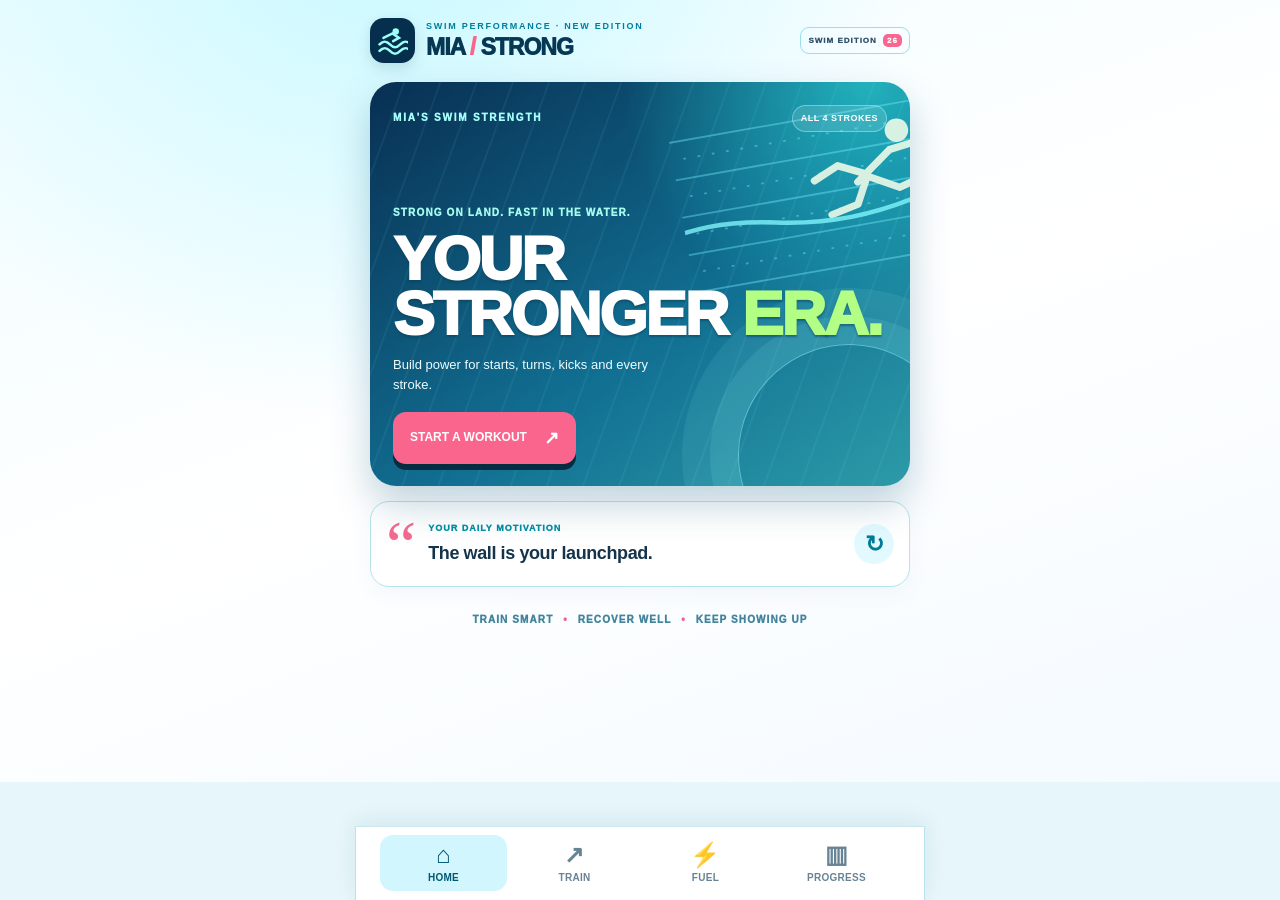
<file: mia-strong-fresh/index.html>
<!doctype html>
<html lang="en">
<head>
<meta charset="utf-8">
<meta name="viewport" content="width=device-width,initial-scale=1,viewport-fit=cover">
<meta name="theme-color" content="#eafaff"><meta http-equiv="Cache-Control" content="no-cache, no-store, must-revalidate"><meta http-equiv="Pragma" content="no-cache"><meta http-equiv="Expires" content="0">
<meta name="apple-mobile-web-app-capable" content="yes">
<meta name="apple-mobile-web-app-status-bar-style" content="black-translucent">
<meta name="apple-mobile-web-app-title" content="MIA STRONG">
<meta name="description" content="MIA / STRONG beginner strength training for swimmers">
<title>MIA / STRONG — Fresh Mobile App</title>
<style>
:root{color-scheme:dark;--bg:#0d1118;--panel:#1b2230;--muted:#a1aabe;--accent:#ff7896;--lime:#a5f8fb;--line:#313a4a;--white:#f6f8fd}
*{box-sizing:border-box}html{scroll-behavior:smooth}body{margin:0;background:var(--bg);background-image:radial-gradient(ellipse at 95% 0%,rgba(28,194,232,.22),transparent 40%),radial-gradient(ellipse at 0% 32%,rgba(250,113,148,.10),transparent 45%);color:var(--white);font:15px/1.45 -apple-system,BlinkMacSystemFont,Segoe UI,Roboto,Arial,sans-serif}button,input{font:inherit}button{cursor:pointer;touch-action:manipulation}a{color:var(--lime)}.app{max-width:530px;margin:auto;padding:22px 16px 110px}.micro{font-size:10px;letter-spacing:2.2px;font-weight:850;text-transform:uppercase;color:var(--accent)}.muted{color:var(--muted)}h1{font-size:40px;letter-spacing:-1.9px;line-height:1;margin:4px 0 10px}h2{font-size:24px;letter-spacing:-.7px;margin:0 0 8px}h3{font-size:18px;margin:0}p{margin:6px 0 12px}.top{display:flex;align-items:center;justify-content:space-between;margin-bottom:24px}.logo{box-shadow:0 8px 24px #ff789650;height:48px;width:48px;background:var(--accent);color:#11151d;border-radius:16px;display:grid;place-items:center;font-weight:1000;font-size:26px;transform:rotate(-6deg)}.card{background:var(--panel);border:1px solid var(--line);border-radius:20px;padding:18px;margin:12px 0}.hero{background:repeating-linear-gradient(100deg,rgba(85,224,241,.13) 0px,rgba(85,224,241,.13) 2px,transparent 2px,transparent 48px),linear-gradient(145deg,#244560 0%,#14283f 52%,#27243c 100%);padding:24px;border-radius:24px;border:1px solid #41485b;margin-bottom:20px} .hero .eyebrow{color:var(--lime);font-size:11px;font-weight:800;letter-spacing:1.5px}.hero h2{font-size:32px;line-height:1.05;margin:12px 0 10px}.hero p{font-size:14px;color:#c2c7d2}.pill{font-size:11px;padding:6px 9px;border-radius:999px;background:#343e4f;color:#e3e7ef;font-weight:750;white-space:nowrap}.stats{display:grid;grid-template-columns:repeat(3,minmax(0,1fr));gap:8px;margin:14px 0}.stat{background:#222b3b;border-radius:14px;padding:13px 10px}.stat b{display:block;color:var(--lime);font-size:25px}.stat span{color:#bac0ce;letter-spacing:1px;font-size:9px;font-weight:800}.btn{border:none;border-radius:14px;background:var(--accent);color:#181c27;padding:13px 16px;font-weight:900;display:inline-flex;align-items:center;justify-content:center;gap:8px;text-decoration:none}.btn.secondary{background:#343c4b;color:var(--white)}.btn.ghost{background:transparent;color:var(--white);border:1px solid #485164}.btn.full{width:100%}.btn.small{padding:8px 10px;font-size:12px;border-radius:10px}.btn:active{transform:scale(.98)}.line{height:1px;background:var(--line);margin:14px 0}.workoutPick{display:grid;grid-template-columns:1fr 1fr;gap:9px;margin-bottom:18px}.pick{border:1px solid #485165;background:#202734;border-radius:14px;color:#c7cedb;padding:13px 10px;font-weight:800;text-align:center}.pick.active{background:var(--accent);border-color:var(--accent);color:#171b24}.toprow{display:flex;justify-content:space-between;align-items:flex-start;gap:12px}.overline{font-size:10px;letter-spacing:1.5px;font-weight:850;color:var(--lime)}.progress{height:8px;border-radius:9px;background:#343e4f;overflow:hidden;margin:12px 0}.progress>i{display:block;height:100%;background:var(--lime);border-radius:9px;transition:width .25s}.exercise{background:#202837;border:1px solid #394355;border-radius:19px;padding:15px;margin:10px 0}.exhead{display:flex;align-items:center;gap:11px}.exnumber{flex:0 0 39px;height:39px;display:grid;place-items:center;background:#384154;color:var(--accent);border-radius:12px;font-size:18px;font-weight:1000}.exhead .names{flex:1;min-width:0}.exhead h3{font-size:16px;line-height:1.2}.exhead small{display:block;color:#adb6c6;margin-top:4px;font-size:12px}.recommend{font-size:12px;color:var(--lime);font-weight:700;margin:13px 0 6px}.weightrow{display:flex;align-items:center;justify-content:space-between;gap:8px;margin:8px 0 13px}.weightbox{display:flex;gap:7px;align-items:center}.weightbox input{width:76px;border:1px solid #495467;background:#111722;color:white;border-radius:11px;padding:9px 7px;text-align:center;font-size:16px;font-weight:800}.weightbox span{color:#cbd0db;font-size:11px;max-width:50px}.setrow{display:grid;grid-template-columns:1fr 1fr;gap:9px}.set{border:1px solid #4d5668;background:#313a4a;color:#f0f2f8;border-radius:11px;padding:12px 6px;font-weight:850}.set.checked{color:#17301c;background:var(--lime);border-color:var(--lime)}.instructions{padding:14px 0 0}.instructions ol{padding-left:22px;margin:8px 0 12px}.instructions li{margin-bottom:7px}.tip{background:#30394a;border-radius:12px;padding:12px;color:#d7e0ed;font-size:13px}.tip b{color:var(--lime)}.bottomnav{position:fixed;bottom:0;left:0;right:0;background:rgba(14,18,26,.98);border-top:1px solid #343b48;display:flex;align-items:center;justify-content:center;z-index:10;padding:10px 8px calc(10px + env(safe-area-inset-bottom))}.navinner{display:flex;gap:7px;max-width:520px;width:100%}.navinner button{flex:1;background:none;border:0;color:#aeb7c6;font-size:11px;font-weight:700;padding:5px 0}.navinner button.active{color:var(--lime)}.navinner span{display:block;font-size:21px;margin-bottom:2px}.view{display:none}.view.active{display:block}.history{display:grid;gap:9px}.historyItem{background:#242d3c;border-radius:13px;padding:13px;display:flex;justify-content:space-between;gap:12px}.notice{border-left:3px solid var(--accent);padding:11px 13px;background:#222938;border-radius:4px 12px 12px 4px;font-size:13px;color:#d0d5df;margin:14px 0}.empty{text-align:center;color:var(--muted);padding:35px 12px}.toast{position:fixed;left:50%;bottom:95px;transform:translateX(-50%);border-radius:12px;background:#e3fac2;color:#132014;padding:11px 15px;white-space:nowrap;font-weight:800;box-shadow:0 5px 26px #0009;z-index:99;display:none}.timer{position:fixed;right:16px;bottom:88px;z-index:15;background:var(--lime);color:#121a13;border:none;border-radius:999px;padding:9px 15px;font-weight:900;box-shadow:0 8px 24px #0008;font-variant-numeric:tabular-nums}.footnote{font-size:12px;color:#9eacbc}button:focus-visible,input:focus-visible{outline:2px solid var(--lime);outline-offset:3px}
@media(min-width:700px){.app{padding-top:36px}.bottomnav{max-width:530px;margin:auto;border-left:1px solid #343b48;border-right:1px solid #343b48}}


/* Swim-power update */
.hero{position:relative;overflow:hidden}.hero:after{content:"";position:absolute;right:-24px;bottom:-30px;width:170px;height:100px;border:2px solid rgba(105,236,253,.20);border-radius:50%;transform:rotate(-20deg);pointer-events:none}
.quoteCard{padding:15px 17px;margin:12px 0 19px;border:1px solid #4a7390;border-radius:18px;background:linear-gradient(105deg,#16394b,#1c2f44 70%,#313048);display:flex;align-items:center;gap:12px;flex-wrap:wrap}
.quoteText{font-size:19px;font-weight:850;line-height:1.24;flex:1 1 160px;letter-spacing:-.35px}.quoteCard .overline{width:100%}.quoteCard .btn{background:#2c5163;color:#d2fbff}
.carry{background:#1b3645;border-left:3px solid #70e2ff;color:#d2f4fc;padding:9px 11px;border-radius:3px 10px 10px 3px;font-size:12px;margin:12px 0}
.carry b{font-size:10px;letter-spacing:1px;color:#9bf5ff}
.fuelBanner{background:linear-gradient(115deg,#21495c,#3a3560);padding:15px;border:1px solid #56758e;border-radius:17px;display:flex;gap:12px;align-items:center;margin:14px 0}
.fuelForm{display:grid;grid-template-columns:1fr 1fr;gap:10px;margin:16px 0}
.fuelForm label{font-size:11px;font-weight:800;color:#c8d6e4;display:block}
.fuelForm small{font-weight:400;color:#a6b4c7}
.fuelForm input,.fuelForm select{appearance:auto;max-width:100%;width:100%;background:#111d2b;color:white;border:1px solid #55627a;border-radius:9px;padding:10px 9px;font-size:14px;margin-top:7px}
.fuelInputPair{display:grid;grid-template-columns:1fr 1fr;gap:7px}.fuelInputPair input{min-width:0}
.macroGrid{display:grid;grid-template-columns:repeat(3,1fr);gap:7px}
.macro{border:1px solid #3c6677;background:#1a3c4c;border-radius:13px;padding:12px 8px;min-width:0}
.macro strong{font-size:9px;letter-spacing:1px;color:#b7f1f9}
.macro b{font-size:15px;line-height:1.1;display:block;margin-top:8px;color:#fff;overflow-wrap:anywhere}
.macro small{display:block;font-size:10px;color:#c4d5dd;margin-top:6px}
.snackTags{display:flex;flex-wrap:wrap;gap:6px}.snackTags span{border-radius:999px;background:#283b51;border:1px solid #40546c;padding:7px 10px;font-size:12px}
@media(max-width:355px){.fuelForm{grid-template-columns:1fr}.macro{padding:9px 6px}.macro b{font-size:12px}}


/* V3 — distinct aquatic, bright training-app redesign */
:root{color-scheme:light;--bg:#ebfaff;--panel:#fff;--muted:#576579;--accent:#fc5c88;--lime:#27d0db;--line:#cbdde8;--white:#0b2941}
html{background:#e6f6fa}
body{background:linear-gradient(170deg,#eafcff 0%,#f8fdff 31%,#eaf4ff 100%);color:#102b43}
.app{max-width:570px;padding:18px 15px 125px}
.top{margin:0 0 19px;display:flex;align-items:center;gap:8px}
.brand-lockup{display:flex;align-items:center;gap:11px;min-width:0}
.brand-symbol{width:45px;height:45px;flex:0 0 45px;border-radius:14px;background:#052f4d;color:#9bfff8;display:flex;align-items:center;justify-content:center;box-shadow:0 5px 14px #073d5d25}
.brand-symbol svg{width:31px;height:31px}
.brand-eyebrow{font-size:9px;color:#007d9d;letter-spacing:1.75px;font-weight:900}
.top h1{color:#063753;margin:1px 0 0;font-size:23px;line-height:1.15;letter-spacing:-1px;font-weight:950;white-space:nowrap}
.top h1 span{color:#fc658a}
.header-tag{font-size:8px;color:#30516a;letter-spacing:1px;font-weight:950;border:1.5px solid #9cdeed;border-radius:9px;padding:7px;white-space:nowrap}
.header-tag span{background:#f96791;color:#fff;border-radius:5px;padding:2px 4px;margin-left:3px}
.micro{color:#007c99;font-size:10px;font-weight:950;letter-spacing:1.65px}
h2,h3{color:#0e304a}
.view>h2{color:#0c3552;font-size:33px;letter-spacing:-1.5px}
.muted{color:#587083}
.overline{color:#0085a4;font-weight:950}
.hero-swim{position:relative;border-radius:26px;min-height:360px;overflow:hidden;margin-bottom:14px;padding:23px 23px 22px;background:radial-gradient(circle at 92% 0,#2dd9d9aa 0,transparent 38%),linear-gradient(145deg,#082f52,#116f92 58%,#2c9ba8);box-shadow:0 18px 38px #07557540;color:#fff;border:0}
.hero-swim:before{content:"";position:absolute;inset:0;background:repeating-linear-gradient(110deg,transparent 0,transparent 31px,rgba(150,251,253,.08) 32px,transparent 34px);pointer-events:none}
.hero-swim:after{content:"";position:absolute;right:-50px;bottom:-80px;border:1px solid #98faff80;width:220px;height:220px;border-radius:50%;box-shadow:0 0 0 28px #a0ffff19,0 0 0 56px #a0ffff15}
.hero-topline{position:relative;z-index:3;display:flex;justify-content:space-between;align-items:center;gap:6px}
.hero-kicker{font-size:10px;font-weight:950;color:#a7fffb;letter-spacing:1.8px}
.hero-tag{font-size:9px;background:#ffffff20;padding:6px 8px;border:1px solid #b4fbff70;border-radius:99px;color:#fff;letter-spacing:.5px;font-weight:850}
.lane-art{position:absolute;right:-100px;top:22px;width:330px;height:190px;opacity:.85;transform:rotate(-10deg)}
.lane-art svg{width:100%;height:100%}
.hero-content{position:relative;z-index:3;margin-top:89px}
.hero-edition{color:#a6fbef;font-size:10px;font-weight:950;letter-spacing:1.15px}
.hero-swim h2{font-size:clamp(42px,12vw,67px);font-weight:1000;color:#fff;letter-spacing:-2.2px;line-height:.90;margin:10px 0 13px;text-shadow:0 2px 2px #0b3e5180}
.hero-swim h2 em{font-style:normal;color:#b3ff85}
.hero-swim p{max-width:340px;color:#ecfdff;font-size:13px;line-height:1.5;margin:0 0 18px}
.hero-action{background:#b3ff85;color:#062e43;font-size:12px;padding:13px 17px;border-radius:13px;box-shadow:0 6px 0 #052d42}
.hero-action span{margin-left:9px;font-size:18px}
.quoteCard{display:flex;gap:12px;flex-wrap:nowrap;align-items:center;background:#fff;border:1.5px solid #b6e4ec;padding:15px;margin:15px 0 26px;border-radius:19px;box-shadow:0 7px 22px #0757770b}
.quote-sigil{font-family:Georgia,serif;font-size:68px;line-height:.75;color:#f56a90;align-self:flex-start;margin-top:3px}
.quote-copy{flex:1;min-width:0}.quote-copy .overline{font-size:9px;color:#038ea6;letter-spacing:1px}.quoteText{font-size:18px;color:#15344b;font-weight:900;letter-spacing:-.4px;line-height:1.25;margin:6px 0 2px}
.quote-refresh{border:0;border-radius:50%;background:#e2faff;color:#027c96;font-size:23px;width:40px;height:40px;flex:0 0 40px;font-weight:900}
.section-title{display:flex;align-items:end;justify-content:space-between;margin:19px 0 12px;gap:7px}.section-title h2{font-size:28px;color:#082f4b;letter-spacing:-1px;margin:3px 0 0;line-height:1.1}.section-index{font-size:10px;font-weight:950;color:#3e88a2;white-space:nowrap}
.workout-tiles{display:grid;grid-template-columns:1fr 1fr;gap:10px}
.workout-tile{border:0;position:relative;min-height:211px;border-radius:20px;padding:15px 12px 12px;text-align:left;display:flex;flex-direction:column;align-items:flex-start;overflow:hidden;box-shadow:0 9px 22px #0b416225;transition:transform .1s}
.workout-tile:active{transform:scale(.98)}
.tile-start{background:linear-gradient(145deg,#f8649a 0,#f64e78 65%,#f94274 100%);color:#fff}
.tile-pull{background:linear-gradient(145deg,#15c1d4,#009cb4 75%);color:#fff}
.workout-tile:before{content:"";width:170px;height:170px;border-radius:50%;border:2px solid #ffffff35;position:absolute;right:-75px;top:28px;box-shadow:0 0 0 19px #ffffff12,0 0 0 37px #ffffff0d}
.tile-eyebrow{font-size:9px;font-weight:950;letter-spacing:1.4px;opacity:.85}
.tile-glyph{font-size:41px;font-weight:850;position:absolute;right:17px;top:28px;color:#ffffff75}
.workout-tile strong{font-weight:1000;font-size:25px;letter-spacing:-1px;line-height:1.05;margin:auto 0 8px;position:relative;z-index:1}
.workout-tile small{font-size:10px;font-weight:700;line-height:1.25;color:#fff;margin-bottom:15px}
.tile-footer{width:100%;display:flex;justify-content:space-between;border-top:1px solid #ffffff70;padding-top:9px;font-size:10px;font-weight:950;letter-spacing:1px}
.tile-footer span{font-size:16px;line-height:1}
.skill-strip{margin:13px 0 28px;background:#dff8ff;border:1px solid #a6dbe6;border-radius:16px;padding:12px 13px}
.skill-head{font-size:9px;letter-spacing:1.5px;font-weight:950;color:#007896;margin-bottom:8px}
.skill-row{display:grid;grid-template-columns:repeat(4,1fr);gap:5px}
.skill-row span{font-size:10px;font-weight:950;text-align:center;color:#0e6a7c;background:#f7ffff;border:1px solid #b2e8e9;border-radius:8px;padding:8px 1px}
.section-title-lower{margin-top:26px}
.feature-tile{display:flex;align-items:center;width:100%;border:0;gap:12px;padding:17px;background:linear-gradient(112deg,#12365e,#24466e);color:#fff;border-radius:20px;text-align:left;box-shadow:0 10px 24px #14345f22}
.feature-icon{font-size:29px;width:52px;height:52px;background:#ffffff16;border-radius:16px;display:grid;place-items:center;flex:0 0 52px}
.feature-copy{display:flex;flex-direction:column;flex:1;min-width:0}
.feature-copy>span{font-size:9px;letter-spacing:1px;color:#aefaf4;font-weight:900}
.feature-copy strong{font-size:19px;letter-spacing:-.4px;color:#fff;margin:3px 0}
.feature-copy small{font-size:11px;color:#d2eff2;line-height:1.3}
.feature-arrow{font-size:23px;color:#b6ff86}
.home-progress{margin:13px 0 20px;border:1px solid #bfdfeb;background:#fff;border-radius:18px;padding:17px}
.home-progress h3{font-size:18px;margin:5px 0}
.home-progress .pill{background:#d9f5f9;color:#087b95}
.home-progress .muted{font-size:13px;margin:9px 0}
.text-link{background:none;border:0;padding:5px 0;color:#ec4e7c;font-weight:950;letter-spacing:.5px;font-size:11px}
.notice{background:#e1f4fc;border-left:4px solid #00afc8;color:#496073}
.btn{background:#fa658d;color:#fff}.btn.secondary{background:#d6f7f9;color:#087991}.btn.ghost{color:#17607b;border-color:#8abbcd}
.pill{background:#ddf5fa;color:#0c7892}
.card,.exercise{background:#fff;color:#16374f;border:1px solid #c5e0ea;box-shadow:0 4px 14px #246d9610}
.card h2,.card h3,.exercise h3{color:#0e354c}
.card .muted{color:#597184}
.view>.card{border-radius:18px}
.pick{color:#20647b;border-color:#afd7e5;background:#e4f8fb}
.pick.active{color:#fff;background:#0a91b6;border-color:#0a91b6}
.exercise{background:#fff;border-radius:18px;margin:13px 0;padding:15px}
.exnumber{background:#d6f7fb;color:#007b99}
.exhead .names h3{color:#12384e}
.exhead small{color:#647b8d}
.recommend{color:#007f98}
.carry{background:#ecfbfe;color:#285569;border-left-color:#20bfe0}
.carry b{color:#067c98}
.weightbox input,.fuelForm input,.fuelForm select{background:#f3fbff;border:1px solid #bddae5;color:#12354b}
.weightbox span{color:#6f8291}
.set{background:#edf8fc;border:1px solid #b2d8e3;color:#0b718d}
.set.checked{background:#b2ff87;color:#194b24;border-color:#6fd352}
.tip{background:#e5f7fe;color:#254c62}
.tip b{color:#007f99}
.progress{background:#deeff4}.progress>i{background:#ff648f}
.fuelBanner{background:linear-gradient(110deg,#12b2d0,#1a82ad);border:0;color:#fff}
.fuelBanner div{color:#fff}
.macro{background:#e9faff;border-color:#adddeb}
.macro strong{color:#008da3}
.macro b{color:#093953}
.macro small{color:#577d89}
.fuelForm label{color:#315971}
.fuelForm small{color:#577b8c}
.snackTags span{background:#eaf9fc;border-color:#b7dce7;color:#17536d}
.historyItem{background:#eaf8fc;color:#11384b}
.empty{color:#577b8c}
.footnote{color:#557188}
.bottomnav{background:rgba(255,255,255,.98);box-shadow:0 -4px 20px #10567316;border-top:1px solid #cae8ef}
.navinner{gap:4px}
.navinner button{font-size:10px;border-radius:12px;color:#678394;padding:6px 0}
.navinner button span{font-size:23px;line-height:1.15}
.navinner button.active{background:#d7f7fb;color:#00819c}
.timer{background:#fd6590;color:#fff;box-shadow:0 5px 15px #fe659070}
@media(min-width:700px){.bottomnav{border-left:1px solid #bce4ee;border-right:1px solid #bce4ee}}
@media(max-width:360px){.app{padding-left:10px;padding-right:10px}.top h1{font-size:19px}.header-tag{font-size:7px}.hero-swim{padding:18px;min-height:347px}.hero-swim h2{font-size:40px}.workout-tile strong{font-size:21px}.quoteText{font-size:16px}}


/* MIA STRONG v4: bold phone-first train flow */
:root{--pink:#fc5685;--aqua:#12bcd4;--navy:#0d3556;--limepop:#baff88}
body{background:radial-gradient(ellipse at 30% -100px,#c7f9ff 0,transparent 42%),linear-gradient(160deg,#effcff 0%,#fff 48%,#f4faff 100%)}
.app{padding-bottom:130px}
.section-kicker{color:#0495b0;font-size:10px;font-weight:1000;letter-spacing:1.8px}
.train-top{display:flex;justify-content:space-between;align-items:center;gap:8px;margin:7px 0 3px}
.train-top h2{font-size:33px;line-height:1.05;letter-spacing:-1.4px;color:#092f4c;margin:0}
.help-link{font-size:12px;font-weight:900;color:#008ba6;background:#daf8fb;border:1px solid #b8ebf1;padding:10px 12px;border-radius:999px;white-space:nowrap}
.train-intro{font-size:13px;line-height:1.5;margin:9px 0 15px;max-width:410px}
.workoutPick{gap:9px;margin:0 0 12px}
.pick{font-size:12px;font-weight:950;border-radius:14px;padding:14px 8px;background:#f1fbfd;border:1.5px solid #b5dae8;color:#38657d;box-shadow:0 3px 0 #c4e2e7}
.pick.active{border-color:#082c4e;background:#103c65;color:#f8ffff;box-shadow:0 4px 0 #06253b}
.train-status{background:linear-gradient(115deg,#093b66,#0c668c);padding:17px 17px 16px;border-radius:19px;color:#fff;box-shadow:0 9px 23px #0b639829}
.train-status h3{color:#fff;font-size:22px;margin:3px 0 0;letter-spacing:-.7px;line-height:1.1}
.train-status .overline{color:#93edff}
.train-status .pill{background:#ffffff2b;color:#fff;font-size:10px}
.train-status p{color:#c8f6fa;font-size:12px;margin:9px 0}
.train-status .progress{background:#17455f;height:10px;margin:11px 0 0;border-radius:999px}
.train-status .progress i{background:linear-gradient(90deg,#4befed,#c2ff88)}
.move-nav-label{display:flex;align-items:center;justify-content:space-between;gap:8px;margin:22px 0 9px}
.move-nav-label b{font-size:11px;color:#0d7793;letter-spacing:1.2px;font-weight:1000}
.move-nav-label span{font-size:10px;color:#738b99}
.move-dots{display:grid;grid-template-columns:repeat(6,minmax(0,1fr));gap:8px;margin-bottom:15px}
.move-dot{aspect-ratio:1;border:1.5px solid #bbd9e4;border-radius:12px;background:#fff;color:#6791a1;font-size:15px;font-weight:1000;box-shadow:0 3px 0 #c8e1e9}
.move-dot.selected{color:#fff;background:#fe5987;border-color:#e14b7a;box-shadow:0 4px 0 #bf3865}
.move-dot.complete:not(.selected){color:#046d6d;background:#b4ffec;border-color:#45d5c9}
.move-dot.selected.complete{background:#e85788}
.focus-exercise{overflow:hidden;border-radius:24px;background:#fff;border:1px solid #d0e1ee;box-shadow:0 13px 32px #15587922;margin-bottom:13px}
.ex-label{padding:20px 20px 0;display:flex;align-items:center;justify-content:space-between;gap:8px}
.ex-label>span:first-child{color:#e64f7c;font-size:10px;letter-spacing:1.4px;font-weight:1000}
.ex-goal{max-width:65%;text-align:right;font-size:10px;font-weight:850;color:#197e9b}
.focus-exercise>h2{margin:7px 20px 14px;font-weight:1000;font-size:clamp(28px,7vw,35px);letter-spacing:-1.3px;color:#0b3652;line-height:1.05}
.reps-banner{display:flex;justify-content:space-between;align-items:center;margin:0 20px 14px;border-radius:14px;background:linear-gradient(100deg,#ff5688,#fa7c8e);color:#fff;padding:14px 15px;box-shadow:0 6px 15px #f3578732}
.reps-banner small{display:block;font-size:9px;letter-spacing:1.4px;font-weight:950}
.reps-banner strong{display:block;font-size:22px;letter-spacing:-.4px;line-height:1.1;margin-top:4px}
.reps-symbol{font-size:34px;color:#fff7;font-weight:900}
.ex-why{background:#d7f7fa;border-top:1px solid #b0e9eb;border-bottom:1px solid #b0e9eb;padding:12px 20px}
.ex-why span{color:#047990;font-weight:1000;letter-spacing:1.1px;font-size:10px}
.ex-why p{color:#245d75;font-size:13px;line-height:1.45;margin:5px 0 0}
.coach-section{padding:19px 20px}
.coach-section h3,.lift-section h3{font-size:18px;letter-spacing:-.5px;color:#0d3852;margin:0 0 9px}
.coach-section ol{counter-reset:move;list-style:none;padding:0;margin:0 0 12px;display:grid;gap:11px}
.coach-section li{counter-increment:move;display:flex;align-items:flex-start;gap:11px;font-size:13px;color:#3c5a6e;line-height:1.4}
.coach-section li:before{content:counter(move);background:#e7f7fc;border:1px solid #b7e4ec;color:#087a96;border-radius:50%;width:23px;height:23px;flex:0 0 23px;display:grid;place-items:center;font-weight:900;font-size:11px}
.coach-tip{background:#f5f8ff;padding:11px 12px;border-radius:11px;border-left:3px solid #ff7291;margin:15px 0 10px}
.coach-tip b{font-size:10px;color:#d54c7b;letter-spacing:1px}
.coach-tip p{font-size:12px;color:#4f6377;margin:4px 0 0}
.watch-link{background:#0e3556;border-radius:12px;display:flex;justify-content:space-between;padding:12px;color:#fff;font-size:12px;font-weight:900;text-decoration:none}
.watch-link span{font-size:16px;color:#b7ff88}
.lift-section{background:#f0fcff;padding:19px 20px 21px;border-top:1px solid #c7e9f2}
.lift-head h3{margin-bottom:2px}
.lift-head small{font-size:10px;color:#218199;font-weight:800;line-height:1.35;display:block}
.lift-entry{display:flex;justify-content:space-between;align-items:center;gap:12px;margin:12px 0 18px}
.lift-entry>label{font-size:13px;color:#285a73;font-weight:800}
.lift-entry .weightbox{display:flex;align-items:center;gap:7px}
.lift-entry .weightbox input{width:79px;min-height:46px;background:#fff;font-size:20px;font-weight:1000;color:#092b47;border:2px solid #9edbe9;border-radius:12px}
.lift-entry .weightbox span{font-size:10px;color:#456c83;max-width:74px}
.check-label{font-size:10px;font-weight:1000;letter-spacing:1.1px;color:#538296;margin-bottom:9px}
.setrow{gap:10px}
.set{padding:14px 7px;border-radius:13px;min-height:56px;color:#0e8098;background:#fff;border:2px solid #aee1eb;font-size:12px;font-weight:950;box-shadow:0 4px 0 #c4e7ec}
.set.checked{background:#baff91;color:#164c36;border-color:#83df70;box-shadow:0 4px 0 #78bb67}
.step-actions{display:grid;grid-template-columns:1fr 1.35fr;gap:10px;margin:10px 0}
.step-actions .btn{padding:15px 9px;border-radius:15px;font-size:14px;min-height:53px}
.step-actions .btn:not(.secondary){background:#fa5886;color:#fff;box-shadow:0 4px 0 #d6406c}
.step-actions .btn.secondary{background:#d7f5fa;color:#135a74;border:1px solid #b6e1e9}
.step-actions button:disabled{opacity:.45;cursor:default}
.training-tools{display:flex;align-items:center;justify-content:space-between;gap:8px;background:#e5faff;border-radius:15px;padding:11px 12px;margin:13px 0}
.rest-inline{background:#0e4265;color:#fff;padding:11px 13px;border-radius:11px;border:0;font-size:12px;font-weight:900;flex:0 0 auto}
.training-tools span{font-size:10px;color:#47768b;line-height:1.3}
.save-panel{background:#fff;border:1px solid #c6e4ef;border-radius:19px;padding:16px;margin:16px 0 20px;text-align:center;box-shadow:0 8px 23px #105e8320}
.save-panel .btn{background:#1bcdcc;color:#0b3449;font-size:15px;min-height:54px;box-shadow:0 4px 0 #0e9ba8}
.reset-link{margin:13px auto 8px;display:block;background:none;border:0;color:#7e8399;font-size:12px;font-weight:750;text-decoration:underline;text-underline-offset:3px}
.save-panel .footnote{font-size:11px;color:#718796;line-height:1.45;margin:6px 0 0}
#progressView .stat{background:linear-gradient(145deg,#073a58,#107d92);border:0;box-shadow:0 8px 22px #08506c26}
#progressView .stat b{color:#baff8b}
#progressView .stat span{color:#dcfaff}
#progressView .historyItem{border:1px solid #c7e5ea}
#fuel>.overline,#progressView>.overline,#learn>.overline{margin-top:10px}
#fuel .card,#learn .card,#progressView .card{border-radius:18px}
#fuel .card{box-shadow:0 7px 20px #137fae12}
#fuel .card:nth-of-type(2){border-top:5px solid #20c2d3}
#fuel .card:nth-of-type(3){border-top:5px solid #fc5a88}
#fuel .card:nth-of-type(4){border-top:5px solid #b3ea7c}
#fuel .card:nth-of-type(5){border-top:5px solid #ffb26e}
#learn .card{border-left:4px solid #17bdd1}
#learn .card h3{font-size:17px}
.bottomnav{max-width:570px}
.navinner{width:100%;display:grid;grid-template-columns:repeat(4,minmax(0,1fr));gap:4px}
.navinner button{min-height:55px;font-size:10px;letter-spacing:.3px;font-weight:900;border-radius:13px}
.navinner button span{font-size:24px}
.navinner button.active{color:#005972;background:#d1f6fd}
.bottomnav{padding:8px 10px calc(9px + env(safe-area-inset-bottom))}
.toast{background:#073a55;color:#fff;border:1px solid #a7eaf0}
@media(max-width:360px){
.move-dots{gap:5px}.focus-exercise>h2{font-size:27px}
.ex-label,.coach-section,.lift-section{padding-left:14px;padding-right:14px}
.reps-banner{margin-left:14px;margin-right:14px}
.ex-why{padding-left:14px;padding-right:14px}
.set{font-size:10px}.training-tools{flex-direction:column;align-items:stretch}
}


.warmup-hint{display:flex;align-items:center;gap:8px;background:#e8ffda;color:#336b52;border:1px solid #b5e7b0;border-radius:12px;padding:9px 11px;font-size:11px;font-weight:850;line-height:1.3;margin:2px 0 14px}
.warmup-hint span:first-child{font-size:18px}
.history-session{border:1px solid #b7e1eb;background:#f3fcff;border-radius:14px;margin:8px 0;overflow:hidden}
.history-session summary{display:flex;align-items:center;justify-content:space-between;padding:14px;cursor:pointer;gap:8px;list-style:none}
.history-session summary::-webkit-details-marker{display:none}
.history-session summary span{display:grid;gap:4px}
.history-session summary b{font-size:13px;color:#12384f}
.history-session summary small{font-size:11px;color:#668398}
.history-session summary strong{font-size:11px;white-space:nowrap;color:#1187a1}
.history-session summary strong span{display:inline;margin-left:5px;font-size:17px}
.history-detail{border-top:1px solid #c8e7f0;padding:3px 13px 9px;background:#fff}
.history-detail>div{display:flex;justify-content:space-between;gap:8px;padding:10px 0;border-bottom:1px solid #e5eff5;font-size:11px;color:#275c76}
.history-detail>div:last-child{border-bottom:0}
.history-detail b{color:#0d4b66;text-align:right}


/* v5: focused home / mobile Fuel rebuild */
.home-hero{min-height:330px}
.home-hero .hero-content{margin-top:74px}
.home-hero .lane-art{top:13px}
.home-hero h2{font-size:clamp(40px,11vw,62px)}
.home-hero p{max-width:280px}
.home-footer-note{font-size:10px;font-weight:950;letter-spacing:1.1px;color:#42849c;text-align:center;margin:24px 0}
.home-footer-note span{color:#f55d88;margin:0 6px}
#fuel{color:#113a52}
#fuel .fuel-page-top{border-radius:24px;background:linear-gradient(145deg,#084367 0%,#0798b8 80%);padding:22px 20px 19px;color:#fff;margin-bottom:14px;position:relative;overflow:hidden}
#fuel .fuel-page-top:after{content:"";position:absolute;width:180px;height:180px;border:1px solid #b4ffff55;right:-65px;top:-55px;border-radius:50%;box-shadow:0 0 0 22px #caffff0d,0 0 0 45px #caffff09}
#fuel .fuel-page-top .fuel-eyebrow{font-size:10px;font-weight:950;letter-spacing:1.5px;color:#bbfff0}
#fuel .fuel-page-top h2{font-size:clamp(32px,9vw,44px);letter-spacing:-1.5px;line-height:1.02;color:#fff;margin:12px 0}
#fuel .fuel-page-top h2 em{color:#bdff8c;font-style:normal}
#fuel .fuel-page-top p{color:#e6fbff;margin:0;font-size:13px;max-width:260px}
#fuel .fuel-day-card,#fuel .fuel-calc-card{background:#fff;border:1px solid #c6e7ed;border-radius:21px;padding:20px 18px;margin:13px 0;box-shadow:0 8px 22px #1c6c9520;min-width:0}
#fuel .fuel-step{color:#008da5;font-size:10px;letter-spacing:1.2px;font-weight:950}
#fuel .fuel-day-card h3,#fuel .fuel-calc-card h3{font-size:22px;line-height:1.15;margin:8px 0 14px;letter-spacing:-.6px;color:#113a52}
#fuel .fuel-label{color:#285c74;font-size:13px;font-weight:850;display:block;margin:10px 0 7px}
#fuel .fuel-label span{font-weight:500;font-size:11px;color:#6a8798}
#fuel .fuel-day-card select,#fuel .fuel-weight-row input,#fuel .fuel-weight-row select,#fuel .fuel-height-row input{display:block;width:100%;min-width:0;box-sizing:border-box;appearance:auto;border:1.5px solid #a9d7e4;border-radius:13px;background:#f4fbfe;color:#11354a;font-size:16px;padding:12px 13px;height:51px;line-height:1.3}
#fuel .fuel-day-card select{font-size:14px}
#fuel .fuel-quick{background:#e2fbff;border:1px solid #b8e6ef;border-radius:16px;padding:14px;display:flex;align-items:start;gap:11px;margin-top:14px}
#fuel .fuel-quick-symbol{background:#b0f2fa;flex:0 0 40px;height:40px;display:grid;place-items:center;border-radius:12px;font-size:22px}
#fuel .fuel-quick strong{display:block;color:#09657f;font-size:14px}
#fuel .fuel-quick p{font-size:12px;color:#38677a;line-height:1.5;margin:4px 0 0}
#fuel .fuel-short{font-size:13px;color:#5f7587;line-height:1.45;margin:0 0 14px}
#fuel .fuel-weight-row{display:grid;grid-template-columns:minmax(0,1fr) 95px;gap:10px;width:100%;max-width:100%}
#fuel .fuel-weight-row select{font-weight:800}
#fuel .fuel-weight-row input::placeholder{color:#8197a7}
#fuel .fuel-height-details,#fuel .fuel-notes,#fuel .fuel-more{background:#effbff;border:1px solid #c9e7ed;border-radius:13px;margin:15px 0}
#fuel details summary{cursor:pointer;color:#147c96;font-weight:850;font-size:12px;padding:14px;list-style:none}
#fuel details summary::-webkit-details-marker{display:none}
#fuel .fuel-height-row{display:grid;grid-template-columns:1fr 1fr;gap:10px;padding:0 14px}
#fuel .fuel-height-row label{font-size:12px;color:#37677a;font-weight:750}
#fuel .fuel-height-row input{margin-top:7px}
#fuel .fuel-height-details p,#fuel .fuel-notes p{font-size:12px;color:#547486;line-height:1.5;margin:8px 14px 14px}
#fuel .fuel-macro-heading{color:#147b96;font-weight:950;letter-spacing:1.1px;font-size:10px;margin:18px 0 9px}
#fuel .macroGrid{display:grid;grid-template-columns:1fr;gap:8px}
#fuel .macro{display:grid;grid-template-columns:minmax(0,1fr) auto;grid-template-rows:auto auto;column-gap:14px;align-items:center;background:#e6f9fc;border:1px solid #b4e0e9;padding:12px 14px;border-radius:14px;min-width:0}
#fuel .macro strong{grid-column:1;grid-row:1;font-size:11px;font-weight:950;color:#0687a0;letter-spacing:1px}
#fuel .macro b{grid-column:2;grid-row:1 / 3;font-size:21px;color:#083d56;text-align:right;white-space:normal;line-height:1.15}
#fuel .macro small{grid-column:1;grid-row:2;font-size:11px;margin:3px 0 0;color:#5b7c8a}
#fuel .fuel-explain{color:#637e8d;font-size:12px;margin:12px 0}
#fuel .fuel-snack-heading{margin:24px 0 11px}
#fuel .fuel-snack-grid{display:grid;grid-template-columns:1fr 1fr;gap:10px}
#fuel .fuel-snack-card{border-radius:17px;padding:15px 13px;min-width:0;box-shadow:0 7px 18px #296e9a1c}
#fuel .fuel-snack-card.before{background:#fce4ef;border:1px solid #ffbfda}
#fuel .fuel-snack-card.after{background:#d6f9f1;border:1px solid #abe9d5}
#fuel .fuel-food-icon{font-size:27px;margin-bottom:8px}
#fuel .fuel-food-label{font-weight:950;letter-spacing:.8px;font-size:9px;color:#36728a}
#fuel .fuel-snack-card h3,#fuel .fuel-meet-card h3{margin:6px 0;color:#0d3c52;font-size:18px}
#fuel .fuel-snack-card p,#fuel .fuel-meet-card p{font-size:12px;line-height:1.45;color:#355e70;margin:0}
#fuel .fuel-meet-card{display:flex;align-items:start;gap:13px;background:#fff4df;border:1px solid #f9dda3;border-radius:17px;padding:17px;margin-top:10px}
#fuel .fuel-meet-card>span{font-size:29px}
#fuel .fuel-more{margin:15px 0 30px}
#fuel .fuel-more>div{padding:0 14px 14px}
#fuel .fuel-more p{color:#365d71;font-size:12px;line-height:1.5}
#fuel .fuel-sources{font-size:11px}
#fuel a{color:#007f9c}
@media(max-width:350px){#fuel .fuel-weight-row{grid-template-columns:minmax(0,1fr) 77px;gap:7px}#fuel .fuel-snack-grid{grid-template-columns:1fr}}

</style>
</head>
<body>
<div class="app">
<header class="top"><div class="brand-lockup"><div class="brand-symbol"><svg viewBox="0 0 48 48" aria-hidden="true"><path d="M4 30c6-6 10-6 16 0s10 6 16 0 10-6 16 0M4 40c6-6 10-6 16 0s10 6 16 0 10-6 16 0" fill="none" stroke="currentColor" stroke-width="4" stroke-linecap="round"/><circle cx="29" cy="10" r="5" fill="currentColor"/><path d="M10 20 24 13 34 20 25 25" fill="none" stroke="currentColor" stroke-width="4" stroke-linecap="round"/></svg></div><div><div class="brand-eyebrow">SWIM PERFORMANCE · NEW EDITION</div><h1>MIA<span> / </span>STRONG</h1></div></div><div class="header-tag">SWIM EDITION <span>26</span></div></header>

<section id="home" class="view active">
  <div class="hero hero-swim home-hero">
    <div class="hero-topline"><span class="hero-kicker">MIA'S SWIM STRENGTH</span><span class="hero-tag">ALL 4 STROKES</span></div>
    <div class="lane-art" aria-hidden="true"><svg viewBox="0 0 420 210" preserveAspectRatio="xMidYMid slice">
      <g fill="none" stroke="#76EEFD" stroke-width="2" opacity=".48"><path d="M-40 20H460M-40 62H460M-40 104H460M-40 146H460M-40 188H460"/><path d="M-40 40H460M-40 82H460M-40 124H460M-40 166H460" stroke-dasharray="3 13"/></g>
      <g transform="translate(204 94) rotate(-12)" fill="none" stroke="#F8FFEB" stroke-width="8" stroke-linecap="round" stroke-linejoin="round"><circle cx="81" cy="-28" r="13" fill="#F8FFEB" stroke="none"/><path d="M20 9 66-11 90-9M33 5 6-16 -24-10M31 6 61 32 96 30M33 6 11 32 -20 32"/></g>
      <path d="M-20 130c55-13 92-15 148-3s110 12 173-4 90-10 143 6" fill="none" stroke="#85FAFF" stroke-width="5" opacity=".9"/>
    </svg></div>
    <div class="hero-content">
      <div class="hero-edition">STRONG ON LAND. FAST IN THE WATER.</div>
      <h2>YOUR<br>STRONGER <em>ERA.</em></h2>
      <p>Build power for starts, turns, kicks and every stroke.</p>
      <button class="btn hero-action" data-nav="workouts">START A WORKOUT <span aria-hidden="true">↗</span></button>
    </div>
  </div>
  <div class="quoteCard" aria-live="polite">
    <div class="quote-sigil">“</div><div class="quote-copy"><div class="overline">YOUR DAILY MOTIVATION</div><div class="quoteText" id="quoteText">The wall is your launchpad.</div></div>
    <button class="quote-refresh" id="newQuote" aria-label="Another motivational quote">↻</button>
  </div>
  <div class="home-footer-note">TRAIN SMART <span>•</span> RECOVER WELL <span>•</span> KEEP SHOWING UP</div>
  <span id="homeSessionCount" hidden></span><span id="lastSession" hidden></span>
</section>
<section id="workouts" class="view">
<div class="section-kicker">LET'S GET MOVING</div>
<div class="train-top"><h2>Today's workout</h2><button class="help-link" data-nav="learn">Gym tips ?</button></div>
<p class="muted train-intro">One move at a time. Follow the steps, pick a weight and check off each set.</p><div class="warmup-hint"><span>⚡</span><span>FIRST: 5–10 min easy warm-up, then a few practice reps.</span></div>
<div class="workoutPick" role="group" aria-label="Choose your workout">
<button id="pickA" class="pick active" data-day="A">A · Starts + Turns</button><button id="pickB" class="pick" data-day="B">B · Pull + Core</button></div>
<div class="train-status"><div class="toprow"><div><div class="overline">YOUR SESSION</div><h3 id="workoutName">START + TURN POWER</h3></div><span class="pill" id="setCount">0 / 12 SETS</span></div>
<p id="workoutDesc" class="muted"></p><div class="progress"><i id="progressFill" style="width:0%"></i></div></div>
<div class="move-nav-label"><b id="moveCounter">EXERCISE 1 OF 6</b><span>Jump to any move</span></div>
<div class="move-dots" id="moveDots" role="group" aria-label="Choose exercise"></div>
<div id="exerciseList"></div>
<div class="step-actions"><button class="btn secondary" id="previousMove">← Back</button><button class="btn" id="nextMove">Next move →</button></div>
<div class="training-tools"><button id="timer" class="rest-inline">◷ Rest timer · 90s</button><span>Rest 60–90 seconds between sets.</span></div>
<div class="save-panel"><button class="btn full" id="finishWorkout">Finish &amp; save workout ✓</button><button class="reset-link" id="resetWorkout">Clear checked sets</button><p class="footnote">Weights and workouts save locally on this device. No account needed.</p></div>
</section>
<section id="progressView" class="view">
<div class="overline">KEEP SHOWING UP</div><h2 style="margin:7px 0">YOUR PROGRESS</h2><div class="stats"><div class="stat"><b id="sessionsTotal">0</b><span>WORKOUTS</span></div><div class="stat"><b id="setsTotal">0</b><span>SETS DONE</span></div><div class="stat"><b id="movesTotal">12</b><span>EXERCISES</span></div></div>
<div class="card"><h3>Workout history</h3><p class="muted">Tap a session to see the weights and exercises you completed.</p><div id="historyList" class="history"></div></div>
<div class="card"><button class="btn secondary full" id="copyHistory">COPY HISTORY TO NOTES</button></div>
</section>

<section id="fuel" class="view">
  <div class="fuel-page-top">
    <div class="fuel-eyebrow">⚡ FUEL FOR THE POOL</div>
    <h2>EAT STRONG.<br><em>SWIM FAST.</em></h2>
    <p>Simple fueling for practice, gym and meet days.</p>
  </div>
  <div class="fuel-day-card">
    <div class="fuel-step">01 / TODAY'S FUEL</div>
    <h3>What does today look like?</h3>
    <label for="fuelActivity" class="fuel-label">Activity level</label>
    <select id="fuelActivity">
      <option value="easy">🌿 Easy or recovery day</option>
      <option value="regular" selected>🏊 Regular swim practice</option>
      <option value="heavy">⚡ Long practice or swim + gym</option>
    </select>
    <div class="fuel-quick" id="fuelQuick"><div class="fuel-quick-symbol">🏊</div><div><strong>Practice-day fuel</strong><p>Have carbs before practice, then carbs and protein afterward.</p></div></div>
  </div>
  <div class="fuel-calc-card">
    <div class="fuel-step">02 / OPTIONAL PERSONAL GUIDE</div>
    <h3>Your macro guide</h3>
    <p class="fuel-short">See broad fueling references based on training, not weight-loss targets.</p>
    <label for="fuelWeight" class="fuel-label">Weight <span>(optional)</span></label>
    <div class="fuel-weight-row">
      <input id="fuelWeight" type="number" min="1" step="0.1" inputmode="decimal" placeholder="Enter your weight">
      <select id="fuelUnit" aria-label="Weight unit"><option value="lb">lb</option><option value="kg">kg</option></select>
    </div>
    <details class="fuel-height-details">
      <summary>＋ Add height to profile (optional)</summary>
      <div class="fuel-height-row">
        <label for="heightFeet">Feet<input id="heightFeet" type="number" min="3" max="7" inputmode="numeric" placeholder="5"></label>
        <label for="heightInches">Inches<input id="heightInches" type="number" min="0" max="11" inputmode="numeric" placeholder="9"></label>
      </div>
      <p>Height is saved here but isn't used to set calorie or body-size targets.</p>
    </details>
    <div class="fuel-macro-heading">DAILY FUELING REFERENCE</div>
    <div class="macroGrid" id="macroResult">
      <div class="macro"><strong>CARBS</strong><b>Fuel</b><small>Swim energy</small></div>
      <div class="macro"><strong>PROTEIN</strong><b>Repair</b><small>Muscle recovery</small></div>
      <div class="macro"><strong>FATS</strong><b>Support</b><small>Growth &amp; health</small></div>
    </div>
    <p class="fuel-explain" id="fuelExplain">You can use the snack ideas below without tracking any numbers.</p>
    <details class="fuel-notes"><summary>What do these estimates mean?</summary><p>These are flexible references, not limits, calorie goals or a prescribed diet. Mia is still growing, and a sports dietitian experienced with teens can personalize fueling for her needs.</p></details>
  </div>
  <div class="fuel-step fuel-snack-heading">03 / THE EASY FUEL GUIDE</div>
  <div class="fuel-snack-grid">
    <div class="fuel-snack-card before"><div class="fuel-food-icon">🍌</div><div class="fuel-food-label">BEFORE PRACTICE</div><h3>Top up.</h3><p>Banana, toast, cereal or pretzels for easy energy.</p></div>
    <div class="fuel-snack-card after"><div class="fuel-food-icon">🥛</div><div class="fuel-food-label">AFTER PRACTICE</div><h3>Refuel.</h3><p>Carbs + protein: yogurt with granola, a sandwich or chocolate milk.</p></div>
  </div>
  <div class="fuel-meet-card"><span>🏁</span><div><div class="fuel-food-label">MEET DAY</div><h3>Pack familiar snacks.</h3><p>Water, fruit, bagels or crackers between races. Have a satisfying meal afterward.</p></div></div>
  <details class="fuel-more"><summary>More tips for swimmers <span>＋</span></summary>
    <div><p><b>Between swim + gym:</b> Bring carbs and protein if sessions are close together.</p><p><b>Hydration:</b> Swimmers still sweat. Drink regularly; sports drinks can be useful for long or hard practices. Avoid energy drinks.</p><p><b>Everyday nutrition:</b> Include a variety of foods with iron, calcium, vitamin D and healthy fats.</p><p><b>Pay attention to recovery:</b> Persistent fatigue, recurring injuries or missed periods warrant professional advice, not restriction.</p>
    <p class="fuel-sources">Sources: <a href="https://www.swimming.org.au/performance/athlete-resources/body-empowerment/for-swimmers" target="_blank" rel="noopener noreferrer">Swimming Australia</a> · <a href="https://pmc.ncbi.nlm.nih.gov/articles/PMC11587028/" target="_blank" rel="noopener noreferrer">Youth sports-nutrition review</a> · <a href="https://www.healthychildren.org/English/healthy-living/nutrition/Pages/Sports-Nutrition-for-Busy-Families-and-Busy-Lifestyles.aspx" target="_blank" rel="noopener noreferrer">AAP</a></p></div>
  </details>
</section>
<section id="learn" class="view">
<button class="help-link" data-nav="workouts" style="margin:4px 0 15px">← Back to workout</button><div class="overline">BEFORE YOU LIFT</div><h2 style="margin:7px 0">GYM PLAYBOOK</h2>
<div class="card"><h3>01 · Warm up</h3><p>5–10 minutes of easy cycling or walking, followed by a few controlled practice reps for the first exercise.</p></div>
<div class="card"><h3>02 · Find your starting weight</h3><p>Suggested weights are just a place to start. Use one that leaves 3–4 clean reps in reserve. Machines don't all feel the same.</p></div>
<div class="card"><h3>03 · Your sets</h3><p>Two sets per exercise. Rest about 60–90 seconds between them. Keep every movement smooth and controlled.</p></div>
<div class="card"><h3>04 · Get stronger</h3><p>When every rep is easy and controlled, increase slightly next time. No need to max out, chase soreness or train to failure.</p></div>
<div class="card"><h3>05 · Swim comes first</h3><p>Keep gym days away from big races or especially tough swim practices when possible. Eat enough, hydrate and recover.</p></div>
<div class="card"><h3>06 · Safety</h3><p>Get a gym instructor to check machine settings and new free-weight movements. If there is pain, dizziness, or unusual severe muscle discomfort, stop training and tell a trusted adult or clinician.</p></div>
<div class="card"><h3>Make it feel like an app</h3><p>On iPhone, open this page in Safari, tap Share, then <strong>Add to Home Screen</strong>. Mia can then open it with one tap.</p></div>
</section>
</div>
<nav class="bottomnav" aria-label="App navigation"><div class="navinner"><button class="active" data-nav="home"><span>⌂</span>HOME</button><button data-nav="workouts"><span>↗</span>TRAIN</button><button data-nav="fuel"><span>⚡</span>FUEL</button><button data-nav="progressView"><span>▥</span>PROGRESS</button></div></nav>
<div class="toast" id="toast" role="status"></div>
<script>
(function(){
"use strict";
var plans={"A":{"name":"START + TURN POWER","desc":"Leg drive, hip strength, pulling support and streamline stability.","items":[{"id":"leg","name":"Leg Press","reps":"8–10 reps","area":"All strokes · turns + starts","suggest":"Lightest comfortable setting; machine resistance varies","weight":30,"unit":"lb displayed","carry":"Develops lower-body force for pushing off the blocks and walls.","steps":["Adjust seat so your back stays against the support.","Place feet approximately shoulder-width on the platform.","Press smoothly without locking your knees.","Lower with control, keeping hips against the pad."],"tip":"The number on one leg press may be very different from another. Start light."},{"id":"row","name":"Seated Cable Row","reps":"10 reps","area":"Free · back · fly pulling","suggest":"15–30 lb","weight":20,"unit":"lb","carry":"Strengthens the upper back and the pulling muscles used across strokes.","steps":["Sit tall with feet supported.","Pull the handles toward your lower ribs.","Keep your shoulders relaxed and chest tall.","Return forward slowly, no torso swinging."],"tip":"Keep shoulder blades controlled; don't shrug."},{"id":"rdl","name":"Dumbbell Romanian Deadlift","reps":"8 reps","area":"All strokes · hips + kick","suggest":"5–10 lb per hand","weight":5,"unit":"lb each hand","carry":"Builds glute and hamstring strength for hip extension, kicks and starts.","steps":["Hold a light dumbbell in each hand.","Soften your knees and push hips backward.","Keep back neutral and weights close to legs.","Squeeze glutes to stand tall."],"tip":"Ask a qualified gym supervisor to check your hip-hinge form at first."},{"id":"step","name":"Step-Ups","reps":"8 per leg","area":"All strokes · single-leg power","suggest":"Body weight at first","weight":0,"unit":"lb added","carry":"Improves control and leg drive useful for a stable start and wall push.","steps":["Choose a low, stable step.","Plant your entire foot on top.","Push through the front leg to stand tall.","Lower slowly, then switch legs."],"tip":"Avoid launching from your back foot."},{"id":"deadbug","name":"Dead Bug","reps":"8 per side","area":"All strokes · streamline","suggest":"Body weight","weight":0,"unit":"lb added","carry":"Trains trunk control for a long, stable body line in the water.","steps":["Lie on your back, knees above hips and arms up.","Extend opposite arm and leg slowly.","Keep ribs down and lower back stable.","Return and switch sides."],"tip":"Smaller, well-controlled movements beat bigger ones."},{"id":"band","name":"Band External Rotation","reps":"12 per arm","area":"All strokes · shoulder control","suggest":"Very light resistance band","weight":0,"unit":"lb / band","carry":"Builds rotator-cuff endurance to support shoulders through high-volume stroke work.","steps":["Anchor a light band at elbow height.","Stand sideways and keep elbow gently against your ribs.","Rotate forearm outward without moving your upper arm.","Return slowly; switch sides."],"tip":"This is shoulder-control work, not a heavy lift."}]},"B":{"name":"PULL + STREAMLINE","desc":"Balanced upper-body strength, kick drive, rotation and shoulder stability.","items":[{"id":"goblet","name":"Goblet Squat","reps":"8 reps","area":"All strokes · wall drive","suggest":"Body weight first, then 5–10 lb","weight":5,"unit":"lb single dumbbell","carry":"Strengthens hips and legs for starts, turns and maintaining power.","steps":["Hold one light dumbbell near your chest.","Stand with feet comfortable and heels planted.","Bend hips and knees to a controlled depth.","Drive evenly through both feet to stand."],"tip":"Learn the bodyweight movement before adding weight."},{"id":"lat","name":"Lat Pulldown","reps":"10 reps","area":"Fly · back · free pulling","suggest":"15–30 lb","weight":20,"unit":"lb","carry":"Builds back strength to support the underwater pull phase of strokes.","steps":["Set thigh pad to keep legs secure.","Sit upright and grip the bar comfortably.","Pull the bar toward your upper chest.","Let the bar rise with control."],"tip":"No behind-the-neck pulling or swinging."},{"id":"press","name":"Machine Chest Press","reps":"10 reps","area":"All strokes · balanced strength","suggest":"10–25 lb","weight":15,"unit":"lb","carry":"Builds balanced pushing strength to complement swimming's repeated pulls.","steps":["Adjust the seat so handles start around chest height.","Sit back with shoulders comfortable.","Press forward smoothly and stop before locking hard.","Return slowly with control."],"tip":"If your shoulder feels pinched, stop and ask an instructor."},{"id":"bridge","name":"Glute Bridge","reps":"12 reps","area":"Fly · breast · free kick","suggest":"Body weight","weight":0,"unit":"lb added","carry":"Strengthens glutes for hip drive, body line and powerful kicking.","steps":["Lie on your back with knees bent, feet planted.","Brace the trunk and squeeze glutes.","Lift hips until torso and thighs form a line.","Lower smoothly without arching your back."],"tip":"Smooth hip extension, not a lower-back arch."},{"id":"pallof","name":"Pallof Press","reps":"8 per side","area":"Back · free rotation control","suggest":"5–10 lb","weight":5,"unit":"lb","carry":"Trains resistance to twisting, useful for controlling rotation and holding alignment.","steps":["Set a cable handle near chest height.","Stand sideways to the cable and hold at chest.","Press both hands forward without turning torso.","Return; finish both sides."],"tip":"Choose a light weight so the hips and ribs stay facing forward."},{"id":"facepull","name":"Cable Face Pull","reps":"12 reps","area":"All strokes · shoulder blades","suggest":"Very light cable resistance","weight":5,"unit":"lb","carry":"Strengthens upper back and shoulder-blade control to balance repetitive strokes.","steps":["Set a rope handle around face height.","Stand tall with a light resistance.","Pull rope toward eye level, elbows moving comfortably outward.","Return slowly without shrugging."],"tip":"If shoulders hurt or the machine is unfamiliar, ask for a form demonstration."}]}};
var dbkey="mia-strong-v1";var s={day:"A",weights:{},checks:{},sessions:[],open:""};try{var previous=JSON.parse(localStorage.getItem(dbkey)||"null");if(previous&&typeof previous==="object"){s=Object.assign(s,previous)}}catch(e){}
function persist(){try{localStorage.setItem(dbkey,JSON.stringify(s))}catch(e){}}
function escapeText(str){return String(str).replace(/[&<>"']/g,function(c){return {"&":"&amp;","<":"&lt;",">":"&gt;","\"":"&quot;","'":"&#39;"}[c]})}
function x(id){return document.getElementById(id)}
function toast(msg){x("toast").textContent=msg;x("toast").style.display="block";setTimeout(function(){x("toast").style.display="none"},2300)}
function count(){return plans[s.day].items.reduce(function(sum,it){return sum+(s.checks[s.day+"-"+it.id+"-1"]?1:0)+(s.checks[s.day+"-"+it.id+"-2"]?1:0)},0)}
function currentMove(){s.moveIndex=s.moveIndex||{};const n=Number(s.moveIndex[s.day]||0);return Math.max(0,Math.min(plans[s.day].items.length-1,Number.isFinite(n)?Math.floor(n):0))}
function changeMove(n){s.moveIndex=s.moveIndex||{};s.moveIndex[s.day]=Math.max(0,Math.min(plans[s.day].items.length-1,n));persist();drawWorkouts();if(document.getElementById("workouts").classList.contains("active"))document.getElementById("moveCounter").scrollIntoView({behavior:"smooth",block:"start"})}
function drawWorkouts(){
  const plan=plans[s.day],items=plan.items,mi=currentMove(),it=items[mi],key=s.day+"-"+it.id;
  x("pickA").classList.toggle("active",s.day==="A");x("pickB").classList.toggle("active",s.day==="B");
  x("workoutName").textContent=plan.name;x("workoutDesc").textContent=plan.desc;
  const completed=count();
  x("setCount").textContent=completed+" / "+(items.length*2)+" SETS";
  x("progressFill").style.width=(completed/(items.length*2)*100)+"%";
  x("moveCounter").textContent="EXERCISE "+(mi+1)+" OF "+items.length;
  x("moveDots").innerHTML=items.map((e,i)=>{
    const n=(s.checks[s.day+"-"+e.id+"-1"]?1:0)+(s.checks[s.day+"-"+e.id+"-2"]?1:0);
    return `<button class="move-dot ${i===mi?'selected ':''}${n===2?'complete':''}" aria-label="Exercise ${i+1}: ${escapeText(e.name)}" aria-current="${i===mi?'step':'false'}" data-move="${i}">${n===2?'✓':i+1}</button>`;
  }).join("");
  const weight=s.weights[it.id]==null?it.weight:s.weights[it.id];
  const demo="https://www.youtube.com/results?search_query="+encodeURIComponent(it.name+" beginner proper form demonstration");
  x("exerciseList").innerHTML=`
    <article class="focus-exercise">
      <div class="ex-label"><span>MOVE ${String(mi+1).padStart(2,"0")}</span><span class="ex-goal">${escapeText(it.area)}</span></div>
      <h2>${escapeText(it.name)}</h2>
      <div class="reps-banner"><div><small>YOUR TARGET</small><strong>2 sets × ${escapeText(it.reps)}</strong></div><span class="reps-symbol">↗</span></div>
      <div class="ex-why"><span>🏊 SWIM CONNECTION</span><p>${escapeText(it.carry)}</p></div>
      <div class="coach-section"><h3>Here's how</h3><ol>${it.steps.map(v=>`<li>${escapeText(v)}</li>`).join("")}</ol>
        <div class="coach-tip"><b>COACH TIP</b><p>${escapeText(it.tip)}</p></div>
        <a class="watch-link" target="_blank" rel="noopener noreferrer" href="${demo}">▷ Watch an exercise demo <span>↗</span></a>
      </div>
      <div class="lift-section">
        <div class="lift-head"><h3>Your weight</h3><small>STARTING SUGGESTION: ${escapeText(it.suggest)}</small></div>
        <div class="lift-entry"><label for="activeWeight">Weight used</label><div class="weightbox"><input id="activeWeight" type="number" min="0" step="2.5" inputmode="decimal" aria-label="Weight for ${escapeText(it.name)}" data-weight="${it.id}" value="${escapeText(weight)}"><span>${escapeText(it.unit)}</span></div></div>
        <div class="check-label">TAP WHEN YOU FINISH EACH SET</div>
        <div class="setrow">${[1,2].map(n=>{const checked=!!s.checks[key+"-"+n];return `<button class="set ${checked?'checked':''}" aria-pressed="${checked}" data-set="${key}-${n}">${checked?'✓ SET '+n+' DONE':'○ COMPLETE SET '+n}</button>`}).join("")}</div>
      </div>
    </article>`;
  x("previousMove").disabled=mi===0;x("nextMove").textContent=mi===items.length-1?"Review workout ✓":"Next move →";
}
function drawProgress(){
  const total=s.sessions.reduce((a,b)=>a+b.sets,0);
  x("sessionsTotal").textContent=s.sessions.length;
  x("setsTotal").textContent=total;
  x("homeSessionCount").textContent=s.sessions.length+(s.sessions.length===1?" session":" sessions");
  x("lastSession").textContent=s.sessions.length?s.sessions[0].label+" · "+new Date(s.sessions[0].date).toLocaleDateString()+" · "+s.sessions[0].sets+" sets completed":"Your completed sessions will show here.";
  x("historyList").innerHTML=s.sessions.length?s.sessions.map(it=>
    `<details class="history-session"><summary><span><b>${escapeText(it.label)}</b><small>${new Date(it.date).toLocaleDateString()}</small></span><strong>${it.sets} SETS <span>⌄</span></strong></summary>
    <div class="history-detail">${(it.used||[]).filter(e=>e.sets).map(e=>`<div><span>${escapeText(e.exercise)}</span><b>${escapeText(e.weight)} ${escapeText(e.unit)} · ${e.sets} set${e.sets===1?"":"s"}</b></div>`).join("")}</div></details>`).join(""):'<div class="empty">No saved sessions yet. Head to Train and start Workout A.</div>';
}
function show(tab){
document.querySelectorAll(".view").forEach(function(el){el.classList.toggle("active",el.id===tab)});
document.querySelectorAll("[data-nav]").forEach(function(el){el.classList.toggle("active",el.dataset.nav===tab)});
window.scrollTo(0,0);drawProgress();
}
document.addEventListener("click",function(e){
var day=e.target.closest("[data-day]");if(day){s.day=day.dataset.day;s.open="";persist();drawWorkouts()}
var nav=e.target.closest("[data-nav]");if(nav){show(nav.dataset.nav);return}
if(day)return
var move=e.target.closest("[data-move]");if(move){changeMove(Number(move.dataset.move));return}
var set=e.target.closest("[data-set]");if(set){s.checks[set.dataset.set]=!s.checks[set.dataset.set];persist();drawWorkouts();if(s.checks[set.dataset.set])toast("Set logged ✓");return}
});
document.addEventListener("change",function(e){var el=e.target.closest("[data-weight]");if(el){var v=Number(el.value);s.weights[el.dataset.weight]=Number.isFinite(v)&&v>=0?v:0;persist()}});
x("finishWorkout").addEventListener("click",function(){var c=count();if(!c){toast("Complete some sets first");return}var used=plans[s.day].items.map(function(it){return {exercise:it.name,weight:s.weights[it.id]==null?it.weight:s.weights[it.id],unit:it.unit,sets:(s.checks[s.day+"-"+it.id+"-1"]?1:0)+(s.checks[s.day+"-"+it.id+"-2"]?1:0)}});s.sessions.unshift({date:new Date().toISOString(),label:plans[s.day].name,day:s.day,sets:c,used:used});s.sessions=s.sessions.slice(0,100);plans[s.day].items.forEach(function(it){delete s.checks[s.day+"-"+it.id+"-1"];delete s.checks[s.day+"-"+it.id+"-2"]});persist();drawWorkouts();drawProgress();toast("Workout saved! Strong work.");show("progressView")});
x("resetWorkout").addEventListener("click",function(){if(!confirm("Clear today's checked sets?"))return;plans[s.day].items.forEach(function(it){delete s.checks[s.day+"-"+it.id+"-1"];delete s.checks[s.day+"-"+it.id+"-2"]});persist();drawWorkouts();toast("Checkmarks reset")});
x("copyHistory").addEventListener("click",function(){var txt="MIA / STRONG TRAINING HISTORY\n"+s.sessions.map(function(e){return new Date(e.date).toLocaleDateString()+" | "+e.label+" | "+e.sets+" sets\n"+e.used.map(function(a){return "  "+a.exercise+": "+a.weight+" "+a.unit+" ("+a.sets+" sets)"}).join("\n")}).join("\n\n");if(navigator.clipboard&&navigator.clipboard.writeText){navigator.clipboard.writeText(txt).then(function(){toast("Copied to clipboard")},function(){toast("Clipboard unavailable")})}else{toast("Clipboard unavailable")}});
x("previousMove").addEventListener("click",function(){changeMove(currentMove()-1)});
x("nextMove").addEventListener("click",function(){if(currentMove()===plans[s.day].items.length-1){x("finishWorkout").scrollIntoView({behavior:"smooth",block:"center"})}else{changeMove(currentMove()+1)}});
var remaining=0;var interval=null;x("timer").addEventListener("click",function(){if(interval){clearInterval(interval);interval=null;remaining=0;x("timer").textContent="◷ Rest timer · 90s";return}remaining=90;x("timer").textContent="◷ "+remaining+"s · Tap to stop";interval=setInterval(function(){remaining--;x("timer").textContent="◷ "+remaining+"s · Tap to stop";if(remaining<=0){clearInterval(interval);interval=null;x("timer").textContent="◷ Rest timer · 90s";toast("Rest finished. Ready for the next set!")}},1000)});
drawWorkouts();drawProgress();
})();
</script>

<script>
(function(){
  var lines=[
    "The wall is your launchpad.",
    "Every turn is a chance to get faster.",
    "Strong in the gym. Smooth in the water.",
    "Train the details. Trust your stroke.",
    "Power off the blocks. Confidence in the lanes.",
    "Strong core. Fast streamline.",
    "Progress is built one session at a time.",
    "Four strokes. One stronger swimmer.",
    "The work nobody sees shows up on race day.",
    "You don't have to be perfect. You have to keep showing up."
  ];
  var qi=0,quote=document.getElementById("quoteText");
  function setQuote(){if(quote){quote.textContent=lines[qi]; qi=(qi+1)%lines.length}}
  setQuote();
  var quoteBtn=document.getElementById("newQuote"); if(quoteBtn)quoteBtn.addEventListener("click",setQuote);
  setInterval(function(){if(document.visibilityState!=="hidden")setQuote()},15000);
  var key="mia-strong-fuel-v1";
  var fields=["heightFeet","heightInches","fuelWeight","fuelUnit","fuelActivity"];
  var saved={};
  try{saved=JSON.parse(localStorage.getItem(key)||"{}")||{}}catch(e){}
  fields.forEach(function(id){
    var el=document.getElementById(id);if(!el)return;
    if(saved[id]!=null)el.value=saved[id];
    el.addEventListener("input",onChange);el.addEventListener("change",onChange);
  });
  function onChange(){
    fields.forEach(function(id){var el=document.getElementById(id);if(el)saved[id]=el.value});
    try{localStorage.setItem(key,JSON.stringify(saved))}catch(e){}
    draw();
  }
  function draw(){
    var weightEl=document.getElementById("fuelWeight"),out=document.getElementById("macroResult"),info=document.getElementById("fuelExplain");
    if(!weightEl||!out)return;
    var v=Number(weightEl.value),units=document.getElementById("fuelUnit").value,act=document.getElementById("fuelActivity").value;
    if(!v||v<=0||v>500){out.innerHTML='<div class="macro"><strong>CARBS</strong><b>Fuel</b><small>Swim energy</small></div><div class="macro"><strong>PROTEIN</strong><b>Repair</b><small>Muscle recovery</small></div><div class="macro"><strong>FATS</strong><b>Support</b><small>Growth & health</small></div>';info.textContent="Enter a weight only if you want general grams-per-day ranges. You can use the meal and snack ideas without tracking numbers.";return}
    var kg=units==="lb"?v/2.2046226218:v;
    var range=act==="heavy"?[6,10]:act==="regular"?[5,7]:[3,5];
    var round=function(n){return Math.round(n/5)*5};
    var carbs=round(kg*range[0])+"–"+round(kg*range[1])+" g";
    var protein=round(kg*1.2)+"–"+round(kg*1.6)+" g";
    var fats="~"+round(kg)+" g+";
    out.innerHTML='<div class="macro"><strong>CARBS</strong><b>'+carbs+'</b><small>Daily training reference</small></div><div class="macro"><strong>PROTEIN</strong><b>'+protein+'</b><small>Spread through meals</small></div><div class="macro"><strong>FATS</strong><b>'+fats+'</b><small>Not a maximum</small></div>';
    info.textContent="Illustrative daily fueling ranges based on body mass and training load. These aren't limits, minimum requirements or a complete meal plan. Fat is a flexible approximate starting reference, not a cap. Height doesn't change these grams-per-kg estimates; growth needs a sports dietitian's individual assessment.";
  }
  draw();
})();
</script>


<script>
(function(){
  var select=document.getElementById("fuelActivity"),quick=document.getElementById("fuelQuick");
  if(!select||!quick)return;
  var options={
    easy:{icon:"🌿",title:"Recovery-day fuel",message:"Eat regular, satisfying meals and drink water. Recovery still needs energy."},
    regular:{icon:"🏊",title:"Practice-day fuel",message:"Have carbs before practice, then carbs and protein afterward."},
    heavy:{icon:"⚡",title:"Big-training-day fuel",message:"Plan extra meals and snacks before, between and after sessions. Bring water."}
  };
  function render(){var item=options[select.value]||options.regular;quick.innerHTML='<div class="fuel-quick-symbol">'+item.icon+'</div><div><strong>'+item.title+'</strong><p>'+item.message+'</p></div>'}
  select.addEventListener("input",render);select.addEventListener("change",render);render();
})();
</script>

</body></html>
</file>
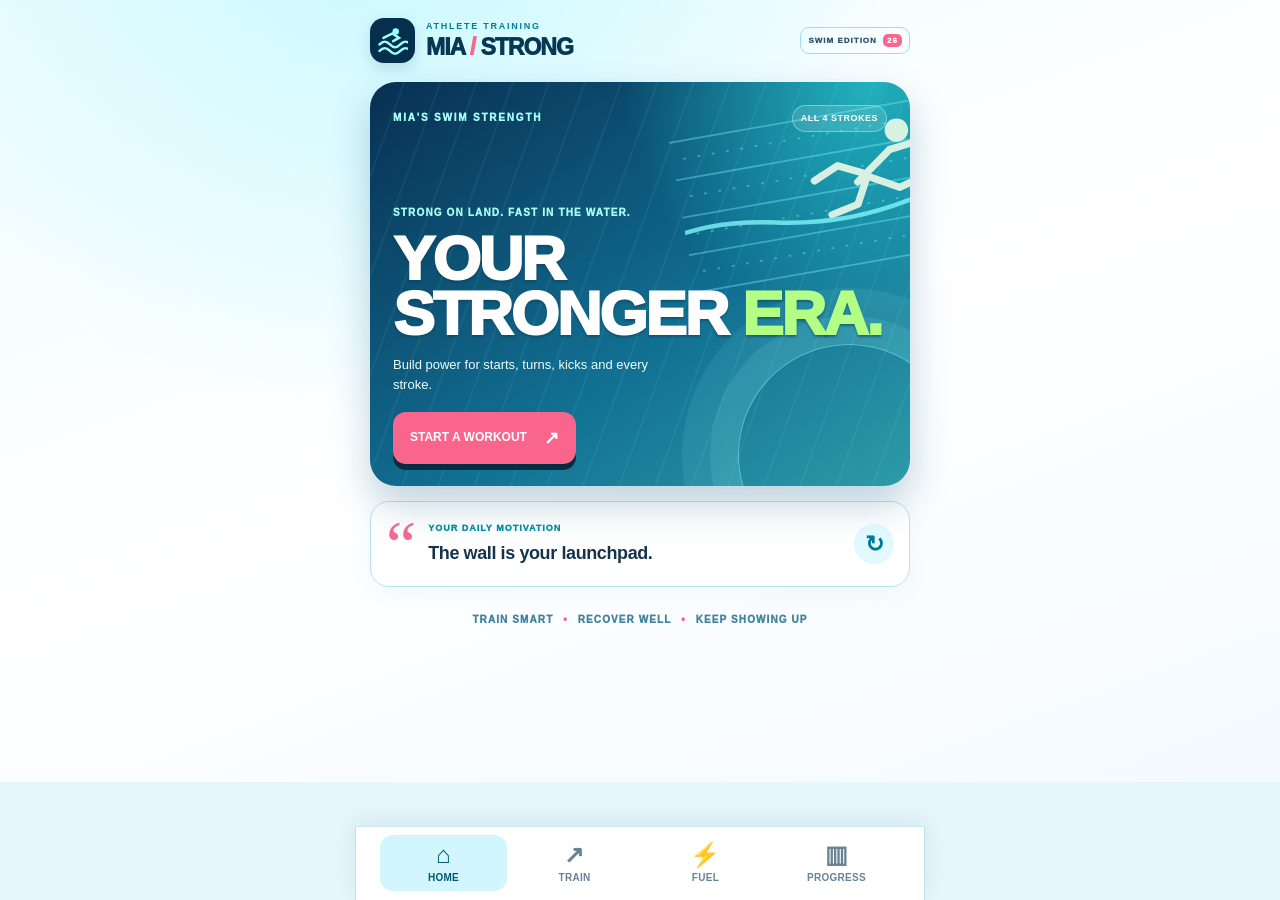
<file: mia-strong/index.html>
<!doctype html>
<html lang="en">
<head>
<meta charset="utf-8">
<meta name="viewport" content="width=device-width,initial-scale=1,viewport-fit=cover">
<meta name="theme-color" content="#eafaff"><meta http-equiv="Cache-Control" content="no-cache, no-store, must-revalidate"><meta http-equiv="Pragma" content="no-cache"><meta http-equiv="Expires" content="0">
<meta name="apple-mobile-web-app-capable" content="yes">
<meta name="apple-mobile-web-app-status-bar-style" content="black-translucent">
<meta name="apple-mobile-web-app-title" content="MIA STRONG">
<meta name="description" content="MIA / STRONG beginner strength training for swimmers">
<title>MIA / STRONG — Swim Training v5</title>
<style>
:root{color-scheme:dark;--bg:#0d1118;--panel:#1b2230;--muted:#a1aabe;--accent:#ff7896;--lime:#a5f8fb;--line:#313a4a;--white:#f6f8fd}
*{box-sizing:border-box}html{scroll-behavior:smooth}body{margin:0;background:var(--bg);background-image:radial-gradient(ellipse at 95% 0%,rgba(28,194,232,.22),transparent 40%),radial-gradient(ellipse at 0% 32%,rgba(250,113,148,.10),transparent 45%);color:var(--white);font:15px/1.45 -apple-system,BlinkMacSystemFont,Segoe UI,Roboto,Arial,sans-serif}button,input{font:inherit}button{cursor:pointer;touch-action:manipulation}a{color:var(--lime)}.app{max-width:530px;margin:auto;padding:22px 16px 110px}.micro{font-size:10px;letter-spacing:2.2px;font-weight:850;text-transform:uppercase;color:var(--accent)}.muted{color:var(--muted)}h1{font-size:40px;letter-spacing:-1.9px;line-height:1;margin:4px 0 10px}h2{font-size:24px;letter-spacing:-.7px;margin:0 0 8px}h3{font-size:18px;margin:0}p{margin:6px 0 12px}.top{display:flex;align-items:center;justify-content:space-between;margin-bottom:24px}.logo{box-shadow:0 8px 24px #ff789650;height:48px;width:48px;background:var(--accent);color:#11151d;border-radius:16px;display:grid;place-items:center;font-weight:1000;font-size:26px;transform:rotate(-6deg)}.card{background:var(--panel);border:1px solid var(--line);border-radius:20px;padding:18px;margin:12px 0}.hero{background:repeating-linear-gradient(100deg,rgba(85,224,241,.13) 0px,rgba(85,224,241,.13) 2px,transparent 2px,transparent 48px),linear-gradient(145deg,#244560 0%,#14283f 52%,#27243c 100%);padding:24px;border-radius:24px;border:1px solid #41485b;margin-bottom:20px} .hero .eyebrow{color:var(--lime);font-size:11px;font-weight:800;letter-spacing:1.5px}.hero h2{font-size:32px;line-height:1.05;margin:12px 0 10px}.hero p{font-size:14px;color:#c2c7d2}.pill{font-size:11px;padding:6px 9px;border-radius:999px;background:#343e4f;color:#e3e7ef;font-weight:750;white-space:nowrap}.stats{display:grid;grid-template-columns:repeat(3,minmax(0,1fr));gap:8px;margin:14px 0}.stat{background:#222b3b;border-radius:14px;padding:13px 10px}.stat b{display:block;color:var(--lime);font-size:25px}.stat span{color:#bac0ce;letter-spacing:1px;font-size:9px;font-weight:800}.btn{border:none;border-radius:14px;background:var(--accent);color:#181c27;padding:13px 16px;font-weight:900;display:inline-flex;align-items:center;justify-content:center;gap:8px;text-decoration:none}.btn.secondary{background:#343c4b;color:var(--white)}.btn.ghost{background:transparent;color:var(--white);border:1px solid #485164}.btn.full{width:100%}.btn.small{padding:8px 10px;font-size:12px;border-radius:10px}.btn:active{transform:scale(.98)}.line{height:1px;background:var(--line);margin:14px 0}.workoutPick{display:grid;grid-template-columns:1fr 1fr;gap:9px;margin-bottom:18px}.pick{border:1px solid #485165;background:#202734;border-radius:14px;color:#c7cedb;padding:13px 10px;font-weight:800;text-align:center}.pick.active{background:var(--accent);border-color:var(--accent);color:#171b24}.toprow{display:flex;justify-content:space-between;align-items:flex-start;gap:12px}.overline{font-size:10px;letter-spacing:1.5px;font-weight:850;color:var(--lime)}.progress{height:8px;border-radius:9px;background:#343e4f;overflow:hidden;margin:12px 0}.progress>i{display:block;height:100%;background:var(--lime);border-radius:9px;transition:width .25s}.exercise{background:#202837;border:1px solid #394355;border-radius:19px;padding:15px;margin:10px 0}.exhead{display:flex;align-items:center;gap:11px}.exnumber{flex:0 0 39px;height:39px;display:grid;place-items:center;background:#384154;color:var(--accent);border-radius:12px;font-size:18px;font-weight:1000}.exhead .names{flex:1;min-width:0}.exhead h3{font-size:16px;line-height:1.2}.exhead small{display:block;color:#adb6c6;margin-top:4px;font-size:12px}.recommend{font-size:12px;color:var(--lime);font-weight:700;margin:13px 0 6px}.weightrow{display:flex;align-items:center;justify-content:space-between;gap:8px;margin:8px 0 13px}.weightbox{display:flex;gap:7px;align-items:center}.weightbox input{width:76px;border:1px solid #495467;background:#111722;color:white;border-radius:11px;padding:9px 7px;text-align:center;font-size:16px;font-weight:800}.weightbox span{color:#cbd0db;font-size:11px;max-width:50px}.setrow{display:grid;grid-template-columns:1fr 1fr;gap:9px}.set{border:1px solid #4d5668;background:#313a4a;color:#f0f2f8;border-radius:11px;padding:12px 6px;font-weight:850}.set.checked{color:#17301c;background:var(--lime);border-color:var(--lime)}.instructions{padding:14px 0 0}.instructions ol{padding-left:22px;margin:8px 0 12px}.instructions li{margin-bottom:7px}.tip{background:#30394a;border-radius:12px;padding:12px;color:#d7e0ed;font-size:13px}.tip b{color:var(--lime)}.bottomnav{position:fixed;bottom:0;left:0;right:0;background:rgba(14,18,26,.98);border-top:1px solid #343b48;display:flex;align-items:center;justify-content:center;z-index:10;padding:10px 8px calc(10px + env(safe-area-inset-bottom))}.navinner{display:flex;gap:7px;max-width:520px;width:100%}.navinner button{flex:1;background:none;border:0;color:#aeb7c6;font-size:11px;font-weight:700;padding:5px 0}.navinner button.active{color:var(--lime)}.navinner span{display:block;font-size:21px;margin-bottom:2px}.view{display:none}.view.active{display:block}.history{display:grid;gap:9px}.historyItem{background:#242d3c;border-radius:13px;padding:13px;display:flex;justify-content:space-between;gap:12px}.notice{border-left:3px solid var(--accent);padding:11px 13px;background:#222938;border-radius:4px 12px 12px 4px;font-size:13px;color:#d0d5df;margin:14px 0}.empty{text-align:center;color:var(--muted);padding:35px 12px}.toast{position:fixed;left:50%;bottom:95px;transform:translateX(-50%);border-radius:12px;background:#e3fac2;color:#132014;padding:11px 15px;white-space:nowrap;font-weight:800;box-shadow:0 5px 26px #0009;z-index:99;display:none}.timer{position:fixed;right:16px;bottom:88px;z-index:15;background:var(--lime);color:#121a13;border:none;border-radius:999px;padding:9px 15px;font-weight:900;box-shadow:0 8px 24px #0008;font-variant-numeric:tabular-nums}.footnote{font-size:12px;color:#9eacbc}button:focus-visible,input:focus-visible{outline:2px solid var(--lime);outline-offset:3px}
@media(min-width:700px){.app{padding-top:36px}.bottomnav{max-width:530px;margin:auto;border-left:1px solid #343b48;border-right:1px solid #343b48}}


/* Swim-power update */
.hero{position:relative;overflow:hidden}.hero:after{content:"";position:absolute;right:-24px;bottom:-30px;width:170px;height:100px;border:2px solid rgba(105,236,253,.20);border-radius:50%;transform:rotate(-20deg);pointer-events:none}
.quoteCard{padding:15px 17px;margin:12px 0 19px;border:1px solid #4a7390;border-radius:18px;background:linear-gradient(105deg,#16394b,#1c2f44 70%,#313048);display:flex;align-items:center;gap:12px;flex-wrap:wrap}
.quoteText{font-size:19px;font-weight:850;line-height:1.24;flex:1 1 160px;letter-spacing:-.35px}.quoteCard .overline{width:100%}.quoteCard .btn{background:#2c5163;color:#d2fbff}
.carry{background:#1b3645;border-left:3px solid #70e2ff;color:#d2f4fc;padding:9px 11px;border-radius:3px 10px 10px 3px;font-size:12px;margin:12px 0}
.carry b{font-size:10px;letter-spacing:1px;color:#9bf5ff}
.fuelBanner{background:linear-gradient(115deg,#21495c,#3a3560);padding:15px;border:1px solid #56758e;border-radius:17px;display:flex;gap:12px;align-items:center;margin:14px 0}
.fuelForm{display:grid;grid-template-columns:1fr 1fr;gap:10px;margin:16px 0}
.fuelForm label{font-size:11px;font-weight:800;color:#c8d6e4;display:block}
.fuelForm small{font-weight:400;color:#a6b4c7}
.fuelForm input,.fuelForm select{appearance:auto;max-width:100%;width:100%;background:#111d2b;color:white;border:1px solid #55627a;border-radius:9px;padding:10px 9px;font-size:14px;margin-top:7px}
.fuelInputPair{display:grid;grid-template-columns:1fr 1fr;gap:7px}.fuelInputPair input{min-width:0}
.macroGrid{display:grid;grid-template-columns:repeat(3,1fr);gap:7px}
.macro{border:1px solid #3c6677;background:#1a3c4c;border-radius:13px;padding:12px 8px;min-width:0}
.macro strong{font-size:9px;letter-spacing:1px;color:#b7f1f9}
.macro b{font-size:15px;line-height:1.1;display:block;margin-top:8px;color:#fff;overflow-wrap:anywhere}
.macro small{display:block;font-size:10px;color:#c4d5dd;margin-top:6px}
.snackTags{display:flex;flex-wrap:wrap;gap:6px}.snackTags span{border-radius:999px;background:#283b51;border:1px solid #40546c;padding:7px 10px;font-size:12px}
@media(max-width:355px){.fuelForm{grid-template-columns:1fr}.macro{padding:9px 6px}.macro b{font-size:12px}}


/* V3 — distinct aquatic, bright training-app redesign */
:root{color-scheme:light;--bg:#ebfaff;--panel:#fff;--muted:#576579;--accent:#fc5c88;--lime:#27d0db;--line:#cbdde8;--white:#0b2941}
html{background:#e6f6fa}
body{background:linear-gradient(170deg,#eafcff 0%,#f8fdff 31%,#eaf4ff 100%);color:#102b43}
.app{max-width:570px;padding:18px 15px 125px}
.top{margin:0 0 19px;display:flex;align-items:center;gap:8px}
.brand-lockup{display:flex;align-items:center;gap:11px;min-width:0}
.brand-symbol{width:45px;height:45px;flex:0 0 45px;border-radius:14px;background:#052f4d;color:#9bfff8;display:flex;align-items:center;justify-content:center;box-shadow:0 5px 14px #073d5d25}
.brand-symbol svg{width:31px;height:31px}
.brand-eyebrow{font-size:9px;color:#007d9d;letter-spacing:1.75px;font-weight:900}
.top h1{color:#063753;margin:1px 0 0;font-size:23px;line-height:1.15;letter-spacing:-1px;font-weight:950;white-space:nowrap}
.top h1 span{color:#fc658a}
.header-tag{font-size:8px;color:#30516a;letter-spacing:1px;font-weight:950;border:1.5px solid #9cdeed;border-radius:9px;padding:7px;white-space:nowrap}
.header-tag span{background:#f96791;color:#fff;border-radius:5px;padding:2px 4px;margin-left:3px}
.micro{color:#007c99;font-size:10px;font-weight:950;letter-spacing:1.65px}
h2,h3{color:#0e304a}
.view>h2{color:#0c3552;font-size:33px;letter-spacing:-1.5px}
.muted{color:#587083}
.overline{color:#0085a4;font-weight:950}
.hero-swim{position:relative;border-radius:26px;min-height:360px;overflow:hidden;margin-bottom:14px;padding:23px 23px 22px;background:radial-gradient(circle at 92% 0,#2dd9d9aa 0,transparent 38%),linear-gradient(145deg,#082f52,#116f92 58%,#2c9ba8);box-shadow:0 18px 38px #07557540;color:#fff;border:0}
.hero-swim:before{content:"";position:absolute;inset:0;background:repeating-linear-gradient(110deg,transparent 0,transparent 31px,rgba(150,251,253,.08) 32px,transparent 34px);pointer-events:none}
.hero-swim:after{content:"";position:absolute;right:-50px;bottom:-80px;border:1px solid #98faff80;width:220px;height:220px;border-radius:50%;box-shadow:0 0 0 28px #a0ffff19,0 0 0 56px #a0ffff15}
.hero-topline{position:relative;z-index:3;display:flex;justify-content:space-between;align-items:center;gap:6px}
.hero-kicker{font-size:10px;font-weight:950;color:#a7fffb;letter-spacing:1.8px}
.hero-tag{font-size:9px;background:#ffffff20;padding:6px 8px;border:1px solid #b4fbff70;border-radius:99px;color:#fff;letter-spacing:.5px;font-weight:850}
.lane-art{position:absolute;right:-100px;top:22px;width:330px;height:190px;opacity:.85;transform:rotate(-10deg)}
.lane-art svg{width:100%;height:100%}
.hero-content{position:relative;z-index:3;margin-top:89px}
.hero-edition{color:#a6fbef;font-size:10px;font-weight:950;letter-spacing:1.15px}
.hero-swim h2{font-size:clamp(42px,12vw,67px);font-weight:1000;color:#fff;letter-spacing:-2.2px;line-height:.90;margin:10px 0 13px;text-shadow:0 2px 2px #0b3e5180}
.hero-swim h2 em{font-style:normal;color:#b3ff85}
.hero-swim p{max-width:340px;color:#ecfdff;font-size:13px;line-height:1.5;margin:0 0 18px}
.hero-action{background:#b3ff85;color:#062e43;font-size:12px;padding:13px 17px;border-radius:13px;box-shadow:0 6px 0 #052d42}
.hero-action span{margin-left:9px;font-size:18px}
.quoteCard{display:flex;gap:12px;flex-wrap:nowrap;align-items:center;background:#fff;border:1.5px solid #b6e4ec;padding:15px;margin:15px 0 26px;border-radius:19px;box-shadow:0 7px 22px #0757770b}
.quote-sigil{font-family:Georgia,serif;font-size:68px;line-height:.75;color:#f56a90;align-self:flex-start;margin-top:3px}
.quote-copy{flex:1;min-width:0}.quote-copy .overline{font-size:9px;color:#038ea6;letter-spacing:1px}.quoteText{font-size:18px;color:#15344b;font-weight:900;letter-spacing:-.4px;line-height:1.25;margin:6px 0 2px}
.quote-refresh{border:0;border-radius:50%;background:#e2faff;color:#027c96;font-size:23px;width:40px;height:40px;flex:0 0 40px;font-weight:900}
.section-title{display:flex;align-items:end;justify-content:space-between;margin:19px 0 12px;gap:7px}.section-title h2{font-size:28px;color:#082f4b;letter-spacing:-1px;margin:3px 0 0;line-height:1.1}.section-index{font-size:10px;font-weight:950;color:#3e88a2;white-space:nowrap}
.workout-tiles{display:grid;grid-template-columns:1fr 1fr;gap:10px}
.workout-tile{border:0;position:relative;min-height:211px;border-radius:20px;padding:15px 12px 12px;text-align:left;display:flex;flex-direction:column;align-items:flex-start;overflow:hidden;box-shadow:0 9px 22px #0b416225;transition:transform .1s}
.workout-tile:active{transform:scale(.98)}
.tile-start{background:linear-gradient(145deg,#f8649a 0,#f64e78 65%,#f94274 100%);color:#fff}
.tile-pull{background:linear-gradient(145deg,#15c1d4,#009cb4 75%);color:#fff}
.workout-tile:before{content:"";width:170px;height:170px;border-radius:50%;border:2px solid #ffffff35;position:absolute;right:-75px;top:28px;box-shadow:0 0 0 19px #ffffff12,0 0 0 37px #ffffff0d}
.tile-eyebrow{font-size:9px;font-weight:950;letter-spacing:1.4px;opacity:.85}
.tile-glyph{font-size:41px;font-weight:850;position:absolute;right:17px;top:28px;color:#ffffff75}
.workout-tile strong{font-weight:1000;font-size:25px;letter-spacing:-1px;line-height:1.05;margin:auto 0 8px;position:relative;z-index:1}
.workout-tile small{font-size:10px;font-weight:700;line-height:1.25;color:#fff;margin-bottom:15px}
.tile-footer{width:100%;display:flex;justify-content:space-between;border-top:1px solid #ffffff70;padding-top:9px;font-size:10px;font-weight:950;letter-spacing:1px}
.tile-footer span{font-size:16px;line-height:1}
.skill-strip{margin:13px 0 28px;background:#dff8ff;border:1px solid #a6dbe6;border-radius:16px;padding:12px 13px}
.skill-head{font-size:9px;letter-spacing:1.5px;font-weight:950;color:#007896;margin-bottom:8px}
.skill-row{display:grid;grid-template-columns:repeat(4,1fr);gap:5px}
.skill-row span{font-size:10px;font-weight:950;text-align:center;color:#0e6a7c;background:#f7ffff;border:1px solid #b2e8e9;border-radius:8px;padding:8px 1px}
.section-title-lower{margin-top:26px}
.feature-tile{display:flex;align-items:center;width:100%;border:0;gap:12px;padding:17px;background:linear-gradient(112deg,#12365e,#24466e);color:#fff;border-radius:20px;text-align:left;box-shadow:0 10px 24px #14345f22}
.feature-icon{font-size:29px;width:52px;height:52px;background:#ffffff16;border-radius:16px;display:grid;place-items:center;flex:0 0 52px}
.feature-copy{display:flex;flex-direction:column;flex:1;min-width:0}
.feature-copy>span{font-size:9px;letter-spacing:1px;color:#aefaf4;font-weight:900}
.feature-copy strong{font-size:19px;letter-spacing:-.4px;color:#fff;margin:3px 0}
.feature-copy small{font-size:11px;color:#d2eff2;line-height:1.3}
.feature-arrow{font-size:23px;color:#b6ff86}
.home-progress{margin:13px 0 20px;border:1px solid #bfdfeb;background:#fff;border-radius:18px;padding:17px}
.home-progress h3{font-size:18px;margin:5px 0}
.home-progress .pill{background:#d9f5f9;color:#087b95}
.home-progress .muted{font-size:13px;margin:9px 0}
.text-link{background:none;border:0;padding:5px 0;color:#ec4e7c;font-weight:950;letter-spacing:.5px;font-size:11px}
.notice{background:#e1f4fc;border-left:4px solid #00afc8;color:#496073}
.btn{background:#fa658d;color:#fff}.btn.secondary{background:#d6f7f9;color:#087991}.btn.ghost{color:#17607b;border-color:#8abbcd}
.pill{background:#ddf5fa;color:#0c7892}
.card,.exercise{background:#fff;color:#16374f;border:1px solid #c5e0ea;box-shadow:0 4px 14px #246d9610}
.card h2,.card h3,.exercise h3{color:#0e354c}
.card .muted{color:#597184}
.view>.card{border-radius:18px}
.pick{color:#20647b;border-color:#afd7e5;background:#e4f8fb}
.pick.active{color:#fff;background:#0a91b6;border-color:#0a91b6}
.exercise{background:#fff;border-radius:18px;margin:13px 0;padding:15px}
.exnumber{background:#d6f7fb;color:#007b99}
.exhead .names h3{color:#12384e}
.exhead small{color:#647b8d}
.recommend{color:#007f98}
.carry{background:#ecfbfe;color:#285569;border-left-color:#20bfe0}
.carry b{color:#067c98}
.weightbox input,.fuelForm input,.fuelForm select{background:#f3fbff;border:1px solid #bddae5;color:#12354b}
.weightbox span{color:#6f8291}
.set{background:#edf8fc;border:1px solid #b2d8e3;color:#0b718d}
.set.checked{background:#b2ff87;color:#194b24;border-color:#6fd352}
.tip{background:#e5f7fe;color:#254c62}
.tip b{color:#007f99}
.progress{background:#deeff4}.progress>i{background:#ff648f}
.fuelBanner{background:linear-gradient(110deg,#12b2d0,#1a82ad);border:0;color:#fff}
.fuelBanner div{color:#fff}
.macro{background:#e9faff;border-color:#adddeb}
.macro strong{color:#008da3}
.macro b{color:#093953}
.macro small{color:#577d89}
.fuelForm label{color:#315971}
.fuelForm small{color:#577b8c}
.snackTags span{background:#eaf9fc;border-color:#b7dce7;color:#17536d}
.historyItem{background:#eaf8fc;color:#11384b}
.empty{color:#577b8c}
.footnote{color:#557188}
.bottomnav{background:rgba(255,255,255,.98);box-shadow:0 -4px 20px #10567316;border-top:1px solid #cae8ef}
.navinner{gap:4px}
.navinner button{font-size:10px;border-radius:12px;color:#678394;padding:6px 0}
.navinner button span{font-size:23px;line-height:1.15}
.navinner button.active{background:#d7f7fb;color:#00819c}
.timer{background:#fd6590;color:#fff;box-shadow:0 5px 15px #fe659070}
@media(min-width:700px){.bottomnav{border-left:1px solid #bce4ee;border-right:1px solid #bce4ee}}
@media(max-width:360px){.app{padding-left:10px;padding-right:10px}.top h1{font-size:19px}.header-tag{font-size:7px}.hero-swim{padding:18px;min-height:347px}.hero-swim h2{font-size:40px}.workout-tile strong{font-size:21px}.quoteText{font-size:16px}}


/* MIA STRONG v4: bold phone-first train flow */
:root{--pink:#fc5685;--aqua:#12bcd4;--navy:#0d3556;--limepop:#baff88}
body{background:radial-gradient(ellipse at 30% -100px,#c7f9ff 0,transparent 42%),linear-gradient(160deg,#effcff 0%,#fff 48%,#f4faff 100%)}
.app{padding-bottom:130px}
.section-kicker{color:#0495b0;font-size:10px;font-weight:1000;letter-spacing:1.8px}
.train-top{display:flex;justify-content:space-between;align-items:center;gap:8px;margin:7px 0 3px}
.train-top h2{font-size:33px;line-height:1.05;letter-spacing:-1.4px;color:#092f4c;margin:0}
.help-link{font-size:12px;font-weight:900;color:#008ba6;background:#daf8fb;border:1px solid #b8ebf1;padding:10px 12px;border-radius:999px;white-space:nowrap}
.train-intro{font-size:13px;line-height:1.5;margin:9px 0 15px;max-width:410px}
.workoutPick{gap:9px;margin:0 0 12px}
.pick{font-size:12px;font-weight:950;border-radius:14px;padding:14px 8px;background:#f1fbfd;border:1.5px solid #b5dae8;color:#38657d;box-shadow:0 3px 0 #c4e2e7}
.pick.active{border-color:#082c4e;background:#103c65;color:#f8ffff;box-shadow:0 4px 0 #06253b}
.train-status{background:linear-gradient(115deg,#093b66,#0c668c);padding:17px 17px 16px;border-radius:19px;color:#fff;box-shadow:0 9px 23px #0b639829}
.train-status h3{color:#fff;font-size:22px;margin:3px 0 0;letter-spacing:-.7px;line-height:1.1}
.train-status .overline{color:#93edff}
.train-status .pill{background:#ffffff2b;color:#fff;font-size:10px}
.train-status p{color:#c8f6fa;font-size:12px;margin:9px 0}
.train-status .progress{background:#17455f;height:10px;margin:11px 0 0;border-radius:999px}
.train-status .progress i{background:linear-gradient(90deg,#4befed,#c2ff88)}
.move-nav-label{display:flex;align-items:center;justify-content:space-between;gap:8px;margin:22px 0 9px}
.move-nav-label b{font-size:11px;color:#0d7793;letter-spacing:1.2px;font-weight:1000}
.move-nav-label span{font-size:10px;color:#738b99}
.move-dots{display:grid;grid-template-columns:repeat(6,minmax(0,1fr));gap:8px;margin-bottom:15px}
.move-dot{aspect-ratio:1;border:1.5px solid #bbd9e4;border-radius:12px;background:#fff;color:#6791a1;font-size:15px;font-weight:1000;box-shadow:0 3px 0 #c8e1e9}
.move-dot.selected{color:#fff;background:#fe5987;border-color:#e14b7a;box-shadow:0 4px 0 #bf3865}
.move-dot.complete:not(.selected){color:#046d6d;background:#b4ffec;border-color:#45d5c9}
.move-dot.selected.complete{background:#e85788}
.focus-exercise{overflow:hidden;border-radius:24px;background:#fff;border:1px solid #d0e1ee;box-shadow:0 13px 32px #15587922;margin-bottom:13px}
.ex-label{padding:20px 20px 0;display:flex;align-items:center;justify-content:space-between;gap:8px}
.ex-label>span:first-child{color:#e64f7c;font-size:10px;letter-spacing:1.4px;font-weight:1000}
.ex-goal{max-width:65%;text-align:right;font-size:10px;font-weight:850;color:#197e9b}
.focus-exercise>h2{margin:7px 20px 14px;font-weight:1000;font-size:clamp(28px,7vw,35px);letter-spacing:-1.3px;color:#0b3652;line-height:1.05}
.reps-banner{display:flex;justify-content:space-between;align-items:center;margin:0 20px 14px;border-radius:14px;background:linear-gradient(100deg,#ff5688,#fa7c8e);color:#fff;padding:14px 15px;box-shadow:0 6px 15px #f3578732}
.reps-banner small{display:block;font-size:9px;letter-spacing:1.4px;font-weight:950}
.reps-banner strong{display:block;font-size:22px;letter-spacing:-.4px;line-height:1.1;margin-top:4px}
.reps-symbol{font-size:34px;color:#fff7;font-weight:900}
.ex-why{background:#d7f7fa;border-top:1px solid #b0e9eb;border-bottom:1px solid #b0e9eb;padding:12px 20px}
.ex-why span{color:#047990;font-weight:1000;letter-spacing:1.1px;font-size:10px}
.ex-why p{color:#245d75;font-size:13px;line-height:1.45;margin:5px 0 0}
.coach-section{padding:19px 20px}
.coach-section h3,.lift-section h3{font-size:18px;letter-spacing:-.5px;color:#0d3852;margin:0 0 9px}
.coach-section ol{counter-reset:move;list-style:none;padding:0;margin:0 0 12px;display:grid;gap:11px}
.coach-section li{counter-increment:move;display:flex;align-items:flex-start;gap:11px;font-size:13px;color:#3c5a6e;line-height:1.4}
.coach-section li:before{content:counter(move);background:#e7f7fc;border:1px solid #b7e4ec;color:#087a96;border-radius:50%;width:23px;height:23px;flex:0 0 23px;display:grid;place-items:center;font-weight:900;font-size:11px}
.coach-tip{background:#f5f8ff;padding:11px 12px;border-radius:11px;border-left:3px solid #ff7291;margin:15px 0 10px}
.coach-tip b{font-size:10px;color:#d54c7b;letter-spacing:1px}
.coach-tip p{font-size:12px;color:#4f6377;margin:4px 0 0}
.watch-link{background:#0e3556;border-radius:12px;display:flex;justify-content:space-between;padding:12px;color:#fff;font-size:12px;font-weight:900;text-decoration:none}
.watch-link span{font-size:16px;color:#b7ff88}
.lift-section{background:#f0fcff;padding:19px 20px 21px;border-top:1px solid #c7e9f2}
.lift-head h3{margin-bottom:2px}
.lift-head small{font-size:10px;color:#218199;font-weight:800;line-height:1.35;display:block}
.lift-entry{display:flex;justify-content:space-between;align-items:center;gap:12px;margin:12px 0 18px}
.lift-entry>label{font-size:13px;color:#285a73;font-weight:800}
.lift-entry .weightbox{display:flex;align-items:center;gap:7px}
.lift-entry .weightbox input{width:79px;min-height:46px;background:#fff;font-size:20px;font-weight:1000;color:#092b47;border:2px solid #9edbe9;border-radius:12px}
.lift-entry .weightbox span{font-size:10px;color:#456c83;max-width:74px}
.check-label{font-size:10px;font-weight:1000;letter-spacing:1.1px;color:#538296;margin-bottom:9px}
.setrow{gap:10px}
.set{padding:14px 7px;border-radius:13px;min-height:56px;color:#0e8098;background:#fff;border:2px solid #aee1eb;font-size:12px;font-weight:950;box-shadow:0 4px 0 #c4e7ec}
.set.checked{background:#baff91;color:#164c36;border-color:#83df70;box-shadow:0 4px 0 #78bb67}
.step-actions{display:grid;grid-template-columns:1fr 1.35fr;gap:10px;margin:10px 0}
.step-actions .btn{padding:15px 9px;border-radius:15px;font-size:14px;min-height:53px}
.step-actions .btn:not(.secondary){background:#fa5886;color:#fff;box-shadow:0 4px 0 #d6406c}
.step-actions .btn.secondary{background:#d7f5fa;color:#135a74;border:1px solid #b6e1e9}
.step-actions button:disabled{opacity:.45;cursor:default}
.training-tools{display:flex;align-items:center;justify-content:space-between;gap:8px;background:#e5faff;border-radius:15px;padding:11px 12px;margin:13px 0}
.rest-inline{background:#0e4265;color:#fff;padding:11px 13px;border-radius:11px;border:0;font-size:12px;font-weight:900;flex:0 0 auto}
.training-tools span{font-size:10px;color:#47768b;line-height:1.3}
.save-panel{background:#fff;border:1px solid #c6e4ef;border-radius:19px;padding:16px;margin:16px 0 20px;text-align:center;box-shadow:0 8px 23px #105e8320}
.save-panel .btn{background:#1bcdcc;color:#0b3449;font-size:15px;min-height:54px;box-shadow:0 4px 0 #0e9ba8}
.reset-link{margin:13px auto 8px;display:block;background:none;border:0;color:#7e8399;font-size:12px;font-weight:750;text-decoration:underline;text-underline-offset:3px}
.save-panel .footnote{font-size:11px;color:#718796;line-height:1.45;margin:6px 0 0}
#progressView .stat{background:linear-gradient(145deg,#073a58,#107d92);border:0;box-shadow:0 8px 22px #08506c26}
#progressView .stat b{color:#baff8b}
#progressView .stat span{color:#dcfaff}
#progressView .historyItem{border:1px solid #c7e5ea}
#fuel>.overline,#progressView>.overline,#learn>.overline{margin-top:10px}
#fuel .card,#learn .card,#progressView .card{border-radius:18px}
#fuel .card{box-shadow:0 7px 20px #137fae12}
#fuel .card:nth-of-type(2){border-top:5px solid #20c2d3}
#fuel .card:nth-of-type(3){border-top:5px solid #fc5a88}
#fuel .card:nth-of-type(4){border-top:5px solid #b3ea7c}
#fuel .card:nth-of-type(5){border-top:5px solid #ffb26e}
#learn .card{border-left:4px solid #17bdd1}
#learn .card h3{font-size:17px}
.bottomnav{max-width:570px}
.navinner{width:100%;display:grid;grid-template-columns:repeat(4,minmax(0,1fr));gap:4px}
.navinner button{min-height:55px;font-size:10px;letter-spacing:.3px;font-weight:900;border-radius:13px}
.navinner button span{font-size:24px}
.navinner button.active{color:#005972;background:#d1f6fd}
.bottomnav{padding:8px 10px calc(9px + env(safe-area-inset-bottom))}
.toast{background:#073a55;color:#fff;border:1px solid #a7eaf0}
@media(max-width:360px){
.move-dots{gap:5px}.focus-exercise>h2{font-size:27px}
.ex-label,.coach-section,.lift-section{padding-left:14px;padding-right:14px}
.reps-banner{margin-left:14px;margin-right:14px}
.ex-why{padding-left:14px;padding-right:14px}
.set{font-size:10px}.training-tools{flex-direction:column;align-items:stretch}
}


.warmup-hint{display:flex;align-items:center;gap:8px;background:#e8ffda;color:#336b52;border:1px solid #b5e7b0;border-radius:12px;padding:9px 11px;font-size:11px;font-weight:850;line-height:1.3;margin:2px 0 14px}
.warmup-hint span:first-child{font-size:18px}
.history-session{border:1px solid #b7e1eb;background:#f3fcff;border-radius:14px;margin:8px 0;overflow:hidden}
.history-session summary{display:flex;align-items:center;justify-content:space-between;padding:14px;cursor:pointer;gap:8px;list-style:none}
.history-session summary::-webkit-details-marker{display:none}
.history-session summary span{display:grid;gap:4px}
.history-session summary b{font-size:13px;color:#12384f}
.history-session summary small{font-size:11px;color:#668398}
.history-session summary strong{font-size:11px;white-space:nowrap;color:#1187a1}
.history-session summary strong span{display:inline;margin-left:5px;font-size:17px}
.history-detail{border-top:1px solid #c8e7f0;padding:3px 13px 9px;background:#fff}
.history-detail>div{display:flex;justify-content:space-between;gap:8px;padding:10px 0;border-bottom:1px solid #e5eff5;font-size:11px;color:#275c76}
.history-detail>div:last-child{border-bottom:0}
.history-detail b{color:#0d4b66;text-align:right}


/* v5: focused home / mobile Fuel rebuild */
.home-hero{min-height:330px}
.home-hero .hero-content{margin-top:74px}
.home-hero .lane-art{top:13px}
.home-hero h2{font-size:clamp(40px,11vw,62px)}
.home-hero p{max-width:280px}
.home-footer-note{font-size:10px;font-weight:950;letter-spacing:1.1px;color:#42849c;text-align:center;margin:24px 0}
.home-footer-note span{color:#f55d88;margin:0 6px}
#fuel{color:#113a52}
#fuel .fuel-page-top{border-radius:24px;background:linear-gradient(145deg,#084367 0%,#0798b8 80%);padding:22px 20px 19px;color:#fff;margin-bottom:14px;position:relative;overflow:hidden}
#fuel .fuel-page-top:after{content:"";position:absolute;width:180px;height:180px;border:1px solid #b4ffff55;right:-65px;top:-55px;border-radius:50%;box-shadow:0 0 0 22px #caffff0d,0 0 0 45px #caffff09}
#fuel .fuel-page-top .fuel-eyebrow{font-size:10px;font-weight:950;letter-spacing:1.5px;color:#bbfff0}
#fuel .fuel-page-top h2{font-size:clamp(32px,9vw,44px);letter-spacing:-1.5px;line-height:1.02;color:#fff;margin:12px 0}
#fuel .fuel-page-top h2 em{color:#bdff8c;font-style:normal}
#fuel .fuel-page-top p{color:#e6fbff;margin:0;font-size:13px;max-width:260px}
#fuel .fuel-day-card,#fuel .fuel-calc-card{background:#fff;border:1px solid #c6e7ed;border-radius:21px;padding:20px 18px;margin:13px 0;box-shadow:0 8px 22px #1c6c9520;min-width:0}
#fuel .fuel-step{color:#008da5;font-size:10px;letter-spacing:1.2px;font-weight:950}
#fuel .fuel-day-card h3,#fuel .fuel-calc-card h3{font-size:22px;line-height:1.15;margin:8px 0 14px;letter-spacing:-.6px;color:#113a52}
#fuel .fuel-label{color:#285c74;font-size:13px;font-weight:850;display:block;margin:10px 0 7px}
#fuel .fuel-label span{font-weight:500;font-size:11px;color:#6a8798}
#fuel .fuel-day-card select,#fuel .fuel-weight-row input,#fuel .fuel-weight-row select,#fuel .fuel-height-row input{display:block;width:100%;min-width:0;box-sizing:border-box;appearance:auto;border:1.5px solid #a9d7e4;border-radius:13px;background:#f4fbfe;color:#11354a;font-size:16px;padding:12px 13px;height:51px;line-height:1.3}
#fuel .fuel-day-card select{font-size:14px}
#fuel .fuel-quick{background:#e2fbff;border:1px solid #b8e6ef;border-radius:16px;padding:14px;display:flex;align-items:start;gap:11px;margin-top:14px}
#fuel .fuel-quick-symbol{background:#b0f2fa;flex:0 0 40px;height:40px;display:grid;place-items:center;border-radius:12px;font-size:22px}
#fuel .fuel-quick strong{display:block;color:#09657f;font-size:14px}
#fuel .fuel-quick p{font-size:12px;color:#38677a;line-height:1.5;margin:4px 0 0}
#fuel .fuel-short{font-size:13px;color:#5f7587;line-height:1.45;margin:0 0 14px}
#fuel .fuel-weight-row{display:grid;grid-template-columns:minmax(0,1fr) 95px;gap:10px;width:100%;max-width:100%}
#fuel .fuel-weight-row select{font-weight:800}
#fuel .fuel-weight-row input::placeholder{color:#8197a7}
#fuel .fuel-height-details,#fuel .fuel-notes,#fuel .fuel-more{background:#effbff;border:1px solid #c9e7ed;border-radius:13px;margin:15px 0}
#fuel details summary{cursor:pointer;color:#147c96;font-weight:850;font-size:12px;padding:14px;list-style:none}
#fuel details summary::-webkit-details-marker{display:none}
#fuel .fuel-height-row{display:grid;grid-template-columns:1fr 1fr;gap:10px;padding:0 14px}
#fuel .fuel-height-row label{font-size:12px;color:#37677a;font-weight:750}
#fuel .fuel-height-row input{margin-top:7px}
#fuel .fuel-height-details p,#fuel .fuel-notes p{font-size:12px;color:#547486;line-height:1.5;margin:8px 14px 14px}
#fuel .fuel-macro-heading{color:#147b96;font-weight:950;letter-spacing:1.1px;font-size:10px;margin:18px 0 9px}
#fuel .macroGrid{display:grid;grid-template-columns:1fr;gap:8px}
#fuel .macro{display:grid;grid-template-columns:minmax(0,1fr) auto;grid-template-rows:auto auto;column-gap:14px;align-items:center;background:#e6f9fc;border:1px solid #b4e0e9;padding:12px 14px;border-radius:14px;min-width:0}
#fuel .macro strong{grid-column:1;grid-row:1;font-size:11px;font-weight:950;color:#0687a0;letter-spacing:1px}
#fuel .macro b{grid-column:2;grid-row:1 / 3;font-size:21px;color:#083d56;text-align:right;white-space:normal;line-height:1.15}
#fuel .macro small{grid-column:1;grid-row:2;font-size:11px;margin:3px 0 0;color:#5b7c8a}
#fuel .fuel-explain{color:#637e8d;font-size:12px;margin:12px 0}
#fuel .fuel-snack-heading{margin:24px 0 11px}
#fuel .fuel-snack-grid{display:grid;grid-template-columns:1fr 1fr;gap:10px}
#fuel .fuel-snack-card{border-radius:17px;padding:15px 13px;min-width:0;box-shadow:0 7px 18px #296e9a1c}
#fuel .fuel-snack-card.before{background:#fce4ef;border:1px solid #ffbfda}
#fuel .fuel-snack-card.after{background:#d6f9f1;border:1px solid #abe9d5}
#fuel .fuel-food-icon{font-size:27px;margin-bottom:8px}
#fuel .fuel-food-label{font-weight:950;letter-spacing:.8px;font-size:9px;color:#36728a}
#fuel .fuel-snack-card h3,#fuel .fuel-meet-card h3{margin:6px 0;color:#0d3c52;font-size:18px}
#fuel .fuel-snack-card p,#fuel .fuel-meet-card p{font-size:12px;line-height:1.45;color:#355e70;margin:0}
#fuel .fuel-meet-card{display:flex;align-items:start;gap:13px;background:#fff4df;border:1px solid #f9dda3;border-radius:17px;padding:17px;margin-top:10px}
#fuel .fuel-meet-card>span{font-size:29px}
#fuel .fuel-more{margin:15px 0 30px}
#fuel .fuel-more>div{padding:0 14px 14px}
#fuel .fuel-more p{color:#365d71;font-size:12px;line-height:1.5}
#fuel .fuel-sources{font-size:11px}
#fuel a{color:#007f9c}
@media(max-width:350px){#fuel .fuel-weight-row{grid-template-columns:minmax(0,1fr) 77px;gap:7px}#fuel .fuel-snack-grid{grid-template-columns:1fr}}

</style>
</head>
<body>
<div class="app">
<header class="top"><div class="brand-lockup"><div class="brand-symbol"><svg viewBox="0 0 48 48" aria-hidden="true"><path d="M4 30c6-6 10-6 16 0s10 6 16 0 10-6 16 0M4 40c6-6 10-6 16 0s10 6 16 0 10-6 16 0" fill="none" stroke="currentColor" stroke-width="4" stroke-linecap="round"/><circle cx="29" cy="10" r="5" fill="currentColor"/><path d="M10 20 24 13 34 20 25 25" fill="none" stroke="currentColor" stroke-width="4" stroke-linecap="round"/></svg></div><div><div class="brand-eyebrow">ATHLETE TRAINING</div><h1>MIA<span> / </span>STRONG</h1></div></div><div class="header-tag">SWIM EDITION <span>26</span></div></header>

<section id="home" class="view active">
  <div class="hero hero-swim home-hero">
    <div class="hero-topline"><span class="hero-kicker">MIA'S SWIM STRENGTH</span><span class="hero-tag">ALL 4 STROKES</span></div>
    <div class="lane-art" aria-hidden="true"><svg viewBox="0 0 420 210" preserveAspectRatio="xMidYMid slice">
      <g fill="none" stroke="#76EEFD" stroke-width="2" opacity=".48"><path d="M-40 20H460M-40 62H460M-40 104H460M-40 146H460M-40 188H460"/><path d="M-40 40H460M-40 82H460M-40 124H460M-40 166H460" stroke-dasharray="3 13"/></g>
      <g transform="translate(204 94) rotate(-12)" fill="none" stroke="#F8FFEB" stroke-width="8" stroke-linecap="round" stroke-linejoin="round"><circle cx="81" cy="-28" r="13" fill="#F8FFEB" stroke="none"/><path d="M20 9 66-11 90-9M33 5 6-16 -24-10M31 6 61 32 96 30M33 6 11 32 -20 32"/></g>
      <path d="M-20 130c55-13 92-15 148-3s110 12 173-4 90-10 143 6" fill="none" stroke="#85FAFF" stroke-width="5" opacity=".9"/>
    </svg></div>
    <div class="hero-content">
      <div class="hero-edition">STRONG ON LAND. FAST IN THE WATER.</div>
      <h2>YOUR<br>STRONGER <em>ERA.</em></h2>
      <p>Build power for starts, turns, kicks and every stroke.</p>
      <button class="btn hero-action" data-nav="workouts">START A WORKOUT <span aria-hidden="true">↗</span></button>
    </div>
  </div>
  <div class="quoteCard" aria-live="polite">
    <div class="quote-sigil">“</div><div class="quote-copy"><div class="overline">YOUR DAILY MOTIVATION</div><div class="quoteText" id="quoteText">The wall is your launchpad.</div></div>
    <button class="quote-refresh" id="newQuote" aria-label="Another motivational quote">↻</button>
  </div>
  <div class="home-footer-note">TRAIN SMART <span>•</span> RECOVER WELL <span>•</span> KEEP SHOWING UP</div>
  <span id="homeSessionCount" hidden></span><span id="lastSession" hidden></span>
</section>
<section id="workouts" class="view">
<div class="section-kicker">LET'S GET MOVING</div>
<div class="train-top"><h2>Today's workout</h2><button class="help-link" data-nav="learn">Gym tips ?</button></div>
<p class="muted train-intro">One move at a time. Follow the steps, pick a weight and check off each set.</p><div class="warmup-hint"><span>⚡</span><span>FIRST: 5–10 min easy warm-up, then a few practice reps.</span></div>
<div class="workoutPick" role="group" aria-label="Choose your workout">
<button id="pickA" class="pick active" data-day="A">A · Starts + Turns</button><button id="pickB" class="pick" data-day="B">B · Pull + Core</button></div>
<div class="train-status"><div class="toprow"><div><div class="overline">YOUR SESSION</div><h3 id="workoutName">START + TURN POWER</h3></div><span class="pill" id="setCount">0 / 12 SETS</span></div>
<p id="workoutDesc" class="muted"></p><div class="progress"><i id="progressFill" style="width:0%"></i></div></div>
<div class="move-nav-label"><b id="moveCounter">EXERCISE 1 OF 6</b><span>Jump to any move</span></div>
<div class="move-dots" id="moveDots" role="group" aria-label="Choose exercise"></div>
<div id="exerciseList"></div>
<div class="step-actions"><button class="btn secondary" id="previousMove">← Back</button><button class="btn" id="nextMove">Next move →</button></div>
<div class="training-tools"><button id="timer" class="rest-inline">◷ Rest timer · 90s</button><span>Rest 60–90 seconds between sets.</span></div>
<div class="save-panel"><button class="btn full" id="finishWorkout">Finish &amp; save workout ✓</button><button class="reset-link" id="resetWorkout">Clear checked sets</button><p class="footnote">Weights and workouts save locally on this device. No account needed.</p></div>
</section>
<section id="progressView" class="view">
<div class="overline">KEEP SHOWING UP</div><h2 style="margin:7px 0">YOUR PROGRESS</h2><div class="stats"><div class="stat"><b id="sessionsTotal">0</b><span>WORKOUTS</span></div><div class="stat"><b id="setsTotal">0</b><span>SETS DONE</span></div><div class="stat"><b id="movesTotal">12</b><span>EXERCISES</span></div></div>
<div class="card"><h3>Workout history</h3><p class="muted">Tap a session to see the weights and exercises you completed.</p><div id="historyList" class="history"></div></div>
<div class="card"><button class="btn secondary full" id="copyHistory">COPY HISTORY TO NOTES</button></div>
</section>

<section id="fuel" class="view">
  <div class="fuel-page-top">
    <div class="fuel-eyebrow">⚡ FUEL FOR THE POOL</div>
    <h2>EAT STRONG.<br><em>SWIM FAST.</em></h2>
    <p>Simple fueling for practice, gym and meet days.</p>
  </div>
  <div class="fuel-day-card">
    <div class="fuel-step">01 / TODAY'S FUEL</div>
    <h3>What does today look like?</h3>
    <label for="fuelActivity" class="fuel-label">Activity level</label>
    <select id="fuelActivity">
      <option value="easy">🌿 Easy or recovery day</option>
      <option value="regular" selected>🏊 Regular swim practice</option>
      <option value="heavy">⚡ Long practice or swim + gym</option>
    </select>
    <div class="fuel-quick" id="fuelQuick"><div class="fuel-quick-symbol">🏊</div><div><strong>Practice-day fuel</strong><p>Have carbs before practice, then carbs and protein afterward.</p></div></div>
  </div>
  <div class="fuel-calc-card">
    <div class="fuel-step">02 / OPTIONAL PERSONAL GUIDE</div>
    <h3>Your macro guide</h3>
    <p class="fuel-short">See broad fueling references based on training, not weight-loss targets.</p>
    <label for="fuelWeight" class="fuel-label">Weight <span>(optional)</span></label>
    <div class="fuel-weight-row">
      <input id="fuelWeight" type="number" min="1" step="0.1" inputmode="decimal" placeholder="Enter your weight">
      <select id="fuelUnit" aria-label="Weight unit"><option value="lb">lb</option><option value="kg">kg</option></select>
    </div>
    <details class="fuel-height-details">
      <summary>＋ Add height to profile (optional)</summary>
      <div class="fuel-height-row">
        <label for="heightFeet">Feet<input id="heightFeet" type="number" min="3" max="7" inputmode="numeric" placeholder="5"></label>
        <label for="heightInches">Inches<input id="heightInches" type="number" min="0" max="11" inputmode="numeric" placeholder="9"></label>
      </div>
      <p>Height is saved here but isn't used to set calorie or body-size targets.</p>
    </details>
    <div class="fuel-macro-heading">DAILY FUELING REFERENCE</div>
    <div class="macroGrid" id="macroResult">
      <div class="macro"><strong>CARBS</strong><b>Fuel</b><small>Swim energy</small></div>
      <div class="macro"><strong>PROTEIN</strong><b>Repair</b><small>Muscle recovery</small></div>
      <div class="macro"><strong>FATS</strong><b>Support</b><small>Growth &amp; health</small></div>
    </div>
    <p class="fuel-explain" id="fuelExplain">You can use the snack ideas below without tracking any numbers.</p>
    <details class="fuel-notes"><summary>What do these estimates mean?</summary><p>These are flexible references, not limits, calorie goals or a prescribed diet. Mia is still growing, and a sports dietitian experienced with teens can personalize fueling for her needs.</p></details>
  </div>
  <div class="fuel-step fuel-snack-heading">03 / THE EASY FUEL GUIDE</div>
  <div class="fuel-snack-grid">
    <div class="fuel-snack-card before"><div class="fuel-food-icon">🍌</div><div class="fuel-food-label">BEFORE PRACTICE</div><h3>Top up.</h3><p>Banana, toast, cereal or pretzels for easy energy.</p></div>
    <div class="fuel-snack-card after"><div class="fuel-food-icon">🥛</div><div class="fuel-food-label">AFTER PRACTICE</div><h3>Refuel.</h3><p>Carbs + protein: yogurt with granola, a sandwich or chocolate milk.</p></div>
  </div>
  <div class="fuel-meet-card"><span>🏁</span><div><div class="fuel-food-label">MEET DAY</div><h3>Pack familiar snacks.</h3><p>Water, fruit, bagels or crackers between races. Have a satisfying meal afterward.</p></div></div>
  <details class="fuel-more"><summary>More tips for swimmers <span>＋</span></summary>
    <div><p><b>Between swim + gym:</b> Bring carbs and protein if sessions are close together.</p><p><b>Hydration:</b> Swimmers still sweat. Drink regularly; sports drinks can be useful for long or hard practices. Avoid energy drinks.</p><p><b>Everyday nutrition:</b> Include a variety of foods with iron, calcium, vitamin D and healthy fats.</p><p><b>Pay attention to recovery:</b> Persistent fatigue, recurring injuries or missed periods warrant professional advice, not restriction.</p>
    <p class="fuel-sources">Sources: <a href="https://www.swimming.org.au/performance/athlete-resources/body-empowerment/for-swimmers" target="_blank" rel="noopener noreferrer">Swimming Australia</a> · <a href="https://pmc.ncbi.nlm.nih.gov/articles/PMC11587028/" target="_blank" rel="noopener noreferrer">Youth sports-nutrition review</a> · <a href="https://www.healthychildren.org/English/healthy-living/nutrition/Pages/Sports-Nutrition-for-Busy-Families-and-Busy-Lifestyles.aspx" target="_blank" rel="noopener noreferrer">AAP</a></p></div>
  </details>
</section>
<section id="learn" class="view">
<button class="help-link" data-nav="workouts" style="margin:4px 0 15px">← Back to workout</button><div class="overline">BEFORE YOU LIFT</div><h2 style="margin:7px 0">GYM PLAYBOOK</h2>
<div class="card"><h3>01 · Warm up</h3><p>5–10 minutes of easy cycling or walking, followed by a few controlled practice reps for the first exercise.</p></div>
<div class="card"><h3>02 · Find your starting weight</h3><p>Suggested weights are just a place to start. Use one that leaves 3–4 clean reps in reserve. Machines don't all feel the same.</p></div>
<div class="card"><h3>03 · Your sets</h3><p>Two sets per exercise. Rest about 60–90 seconds between them. Keep every movement smooth and controlled.</p></div>
<div class="card"><h3>04 · Get stronger</h3><p>When every rep is easy and controlled, increase slightly next time. No need to max out, chase soreness or train to failure.</p></div>
<div class="card"><h3>05 · Swim comes first</h3><p>Keep gym days away from big races or especially tough swim practices when possible. Eat enough, hydrate and recover.</p></div>
<div class="card"><h3>06 · Safety</h3><p>Get a gym instructor to check machine settings and new free-weight movements. If there is pain, dizziness, or unusual severe muscle discomfort, stop training and tell a trusted adult or clinician.</p></div>
<div class="card"><h3>Make it feel like an app</h3><p>On iPhone, open this page in Safari, tap Share, then <strong>Add to Home Screen</strong>. Mia can then open it with one tap.</p></div>
</section>
</div>
<nav class="bottomnav" aria-label="App navigation"><div class="navinner"><button class="active" data-nav="home"><span>⌂</span>HOME</button><button data-nav="workouts"><span>↗</span>TRAIN</button><button data-nav="fuel"><span>⚡</span>FUEL</button><button data-nav="progressView"><span>▥</span>PROGRESS</button></div></nav>
<div class="toast" id="toast" role="status"></div>
<script>
(function(){
"use strict";
var plans={"A":{"name":"START + TURN POWER","desc":"Leg drive, hip strength, pulling support and streamline stability.","items":[{"id":"leg","name":"Leg Press","reps":"8–10 reps","area":"All strokes · turns + starts","suggest":"Lightest comfortable setting; machine resistance varies","weight":30,"unit":"lb displayed","carry":"Develops lower-body force for pushing off the blocks and walls.","steps":["Adjust seat so your back stays against the support.","Place feet approximately shoulder-width on the platform.","Press smoothly without locking your knees.","Lower with control, keeping hips against the pad."],"tip":"The number on one leg press may be very different from another. Start light."},{"id":"row","name":"Seated Cable Row","reps":"10 reps","area":"Free · back · fly pulling","suggest":"15–30 lb","weight":20,"unit":"lb","carry":"Strengthens the upper back and the pulling muscles used across strokes.","steps":["Sit tall with feet supported.","Pull the handles toward your lower ribs.","Keep your shoulders relaxed and chest tall.","Return forward slowly, no torso swinging."],"tip":"Keep shoulder blades controlled; don't shrug."},{"id":"rdl","name":"Dumbbell Romanian Deadlift","reps":"8 reps","area":"All strokes · hips + kick","suggest":"5–10 lb per hand","weight":5,"unit":"lb each hand","carry":"Builds glute and hamstring strength for hip extension, kicks and starts.","steps":["Hold a light dumbbell in each hand.","Soften your knees and push hips backward.","Keep back neutral and weights close to legs.","Squeeze glutes to stand tall."],"tip":"Ask a qualified gym supervisor to check your hip-hinge form at first."},{"id":"step","name":"Step-Ups","reps":"8 per leg","area":"All strokes · single-leg power","suggest":"Body weight at first","weight":0,"unit":"lb added","carry":"Improves control and leg drive useful for a stable start and wall push.","steps":["Choose a low, stable step.","Plant your entire foot on top.","Push through the front leg to stand tall.","Lower slowly, then switch legs."],"tip":"Avoid launching from your back foot."},{"id":"deadbug","name":"Dead Bug","reps":"8 per side","area":"All strokes · streamline","suggest":"Body weight","weight":0,"unit":"lb added","carry":"Trains trunk control for a long, stable body line in the water.","steps":["Lie on your back, knees above hips and arms up.","Extend opposite arm and leg slowly.","Keep ribs down and lower back stable.","Return and switch sides."],"tip":"Smaller, well-controlled movements beat bigger ones."},{"id":"band","name":"Band External Rotation","reps":"12 per arm","area":"All strokes · shoulder control","suggest":"Very light resistance band","weight":0,"unit":"lb / band","carry":"Builds rotator-cuff endurance to support shoulders through high-volume stroke work.","steps":["Anchor a light band at elbow height.","Stand sideways and keep elbow gently against your ribs.","Rotate forearm outward without moving your upper arm.","Return slowly; switch sides."],"tip":"This is shoulder-control work, not a heavy lift."}]},"B":{"name":"PULL + STREAMLINE","desc":"Balanced upper-body strength, kick drive, rotation and shoulder stability.","items":[{"id":"goblet","name":"Goblet Squat","reps":"8 reps","area":"All strokes · wall drive","suggest":"Body weight first, then 5–10 lb","weight":5,"unit":"lb single dumbbell","carry":"Strengthens hips and legs for starts, turns and maintaining power.","steps":["Hold one light dumbbell near your chest.","Stand with feet comfortable and heels planted.","Bend hips and knees to a controlled depth.","Drive evenly through both feet to stand."],"tip":"Learn the bodyweight movement before adding weight."},{"id":"lat","name":"Lat Pulldown","reps":"10 reps","area":"Fly · back · free pulling","suggest":"15–30 lb","weight":20,"unit":"lb","carry":"Builds back strength to support the underwater pull phase of strokes.","steps":["Set thigh pad to keep legs secure.","Sit upright and grip the bar comfortably.","Pull the bar toward your upper chest.","Let the bar rise with control."],"tip":"No behind-the-neck pulling or swinging."},{"id":"press","name":"Machine Chest Press","reps":"10 reps","area":"All strokes · balanced strength","suggest":"10–25 lb","weight":15,"unit":"lb","carry":"Builds balanced pushing strength to complement swimming's repeated pulls.","steps":["Adjust the seat so handles start around chest height.","Sit back with shoulders comfortable.","Press forward smoothly and stop before locking hard.","Return slowly with control."],"tip":"If your shoulder feels pinched, stop and ask an instructor."},{"id":"bridge","name":"Glute Bridge","reps":"12 reps","area":"Fly · breast · free kick","suggest":"Body weight","weight":0,"unit":"lb added","carry":"Strengthens glutes for hip drive, body line and powerful kicking.","steps":["Lie on your back with knees bent, feet planted.","Brace the trunk and squeeze glutes.","Lift hips until torso and thighs form a line.","Lower smoothly without arching your back."],"tip":"Smooth hip extension, not a lower-back arch."},{"id":"pallof","name":"Pallof Press","reps":"8 per side","area":"Back · free rotation control","suggest":"5–10 lb","weight":5,"unit":"lb","carry":"Trains resistance to twisting, useful for controlling rotation and holding alignment.","steps":["Set a cable handle near chest height.","Stand sideways to the cable and hold at chest.","Press both hands forward without turning torso.","Return; finish both sides."],"tip":"Choose a light weight so the hips and ribs stay facing forward."},{"id":"facepull","name":"Cable Face Pull","reps":"12 reps","area":"All strokes · shoulder blades","suggest":"Very light cable resistance","weight":5,"unit":"lb","carry":"Strengthens upper back and shoulder-blade control to balance repetitive strokes.","steps":["Set a rope handle around face height.","Stand tall with a light resistance.","Pull rope toward eye level, elbows moving comfortably outward.","Return slowly without shrugging."],"tip":"If shoulders hurt or the machine is unfamiliar, ask for a form demonstration."}]}};
var dbkey="mia-strong-v1";var s={day:"A",weights:{},checks:{},sessions:[],open:""};try{var previous=JSON.parse(localStorage.getItem(dbkey)||"null");if(previous&&typeof previous==="object"){s=Object.assign(s,previous)}}catch(e){}
function persist(){try{localStorage.setItem(dbkey,JSON.stringify(s))}catch(e){}}
function escapeText(str){return String(str).replace(/[&<>"']/g,function(c){return {"&":"&amp;","<":"&lt;",">":"&gt;","\"":"&quot;","'":"&#39;"}[c]})}
function x(id){return document.getElementById(id)}
function toast(msg){x("toast").textContent=msg;x("toast").style.display="block";setTimeout(function(){x("toast").style.display="none"},2300)}
function count(){return plans[s.day].items.reduce(function(sum,it){return sum+(s.checks[s.day+"-"+it.id+"-1"]?1:0)+(s.checks[s.day+"-"+it.id+"-2"]?1:0)},0)}
function currentMove(){s.moveIndex=s.moveIndex||{};const n=Number(s.moveIndex[s.day]||0);return Math.max(0,Math.min(plans[s.day].items.length-1,Number.isFinite(n)?Math.floor(n):0))}
function changeMove(n){s.moveIndex=s.moveIndex||{};s.moveIndex[s.day]=Math.max(0,Math.min(plans[s.day].items.length-1,n));persist();drawWorkouts();if(document.getElementById("workouts").classList.contains("active"))document.getElementById("moveCounter").scrollIntoView({behavior:"smooth",block:"start"})}
function drawWorkouts(){
  const plan=plans[s.day],items=plan.items,mi=currentMove(),it=items[mi],key=s.day+"-"+it.id;
  x("pickA").classList.toggle("active",s.day==="A");x("pickB").classList.toggle("active",s.day==="B");
  x("workoutName").textContent=plan.name;x("workoutDesc").textContent=plan.desc;
  const completed=count();
  x("setCount").textContent=completed+" / "+(items.length*2)+" SETS";
  x("progressFill").style.width=(completed/(items.length*2)*100)+"%";
  x("moveCounter").textContent="EXERCISE "+(mi+1)+" OF "+items.length;
  x("moveDots").innerHTML=items.map((e,i)=>{
    const n=(s.checks[s.day+"-"+e.id+"-1"]?1:0)+(s.checks[s.day+"-"+e.id+"-2"]?1:0);
    return `<button class="move-dot ${i===mi?'selected ':''}${n===2?'complete':''}" aria-label="Exercise ${i+1}: ${escapeText(e.name)}" aria-current="${i===mi?'step':'false'}" data-move="${i}">${n===2?'✓':i+1}</button>`;
  }).join("");
  const weight=s.weights[it.id]==null?it.weight:s.weights[it.id];
  const demo="https://www.youtube.com/results?search_query="+encodeURIComponent(it.name+" beginner proper form demonstration");
  x("exerciseList").innerHTML=`
    <article class="focus-exercise">
      <div class="ex-label"><span>MOVE ${String(mi+1).padStart(2,"0")}</span><span class="ex-goal">${escapeText(it.area)}</span></div>
      <h2>${escapeText(it.name)}</h2>
      <div class="reps-banner"><div><small>YOUR TARGET</small><strong>2 sets × ${escapeText(it.reps)}</strong></div><span class="reps-symbol">↗</span></div>
      <div class="ex-why"><span>🏊 SWIM CONNECTION</span><p>${escapeText(it.carry)}</p></div>
      <div class="coach-section"><h3>Here's how</h3><ol>${it.steps.map(v=>`<li>${escapeText(v)}</li>`).join("")}</ol>
        <div class="coach-tip"><b>COACH TIP</b><p>${escapeText(it.tip)}</p></div>
        <a class="watch-link" target="_blank" rel="noopener noreferrer" href="${demo}">▷ Watch an exercise demo <span>↗</span></a>
      </div>
      <div class="lift-section">
        <div class="lift-head"><h3>Your weight</h3><small>STARTING SUGGESTION: ${escapeText(it.suggest)}</small></div>
        <div class="lift-entry"><label for="activeWeight">Weight used</label><div class="weightbox"><input id="activeWeight" type="number" min="0" step="2.5" inputmode="decimal" aria-label="Weight for ${escapeText(it.name)}" data-weight="${it.id}" value="${escapeText(weight)}"><span>${escapeText(it.unit)}</span></div></div>
        <div class="check-label">TAP WHEN YOU FINISH EACH SET</div>
        <div class="setrow">${[1,2].map(n=>{const checked=!!s.checks[key+"-"+n];return `<button class="set ${checked?'checked':''}" aria-pressed="${checked}" data-set="${key}-${n}">${checked?'✓ SET '+n+' DONE':'○ COMPLETE SET '+n}</button>`}).join("")}</div>
      </div>
    </article>`;
  x("previousMove").disabled=mi===0;x("nextMove").textContent=mi===items.length-1?"Review workout ✓":"Next move →";
}
function drawProgress(){
  const total=s.sessions.reduce((a,b)=>a+b.sets,0);
  x("sessionsTotal").textContent=s.sessions.length;
  x("setsTotal").textContent=total;
  x("homeSessionCount").textContent=s.sessions.length+(s.sessions.length===1?" session":" sessions");
  x("lastSession").textContent=s.sessions.length?s.sessions[0].label+" · "+new Date(s.sessions[0].date).toLocaleDateString()+" · "+s.sessions[0].sets+" sets completed":"Your completed sessions will show here.";
  x("historyList").innerHTML=s.sessions.length?s.sessions.map(it=>
    `<details class="history-session"><summary><span><b>${escapeText(it.label)}</b><small>${new Date(it.date).toLocaleDateString()}</small></span><strong>${it.sets} SETS <span>⌄</span></strong></summary>
    <div class="history-detail">${(it.used||[]).filter(e=>e.sets).map(e=>`<div><span>${escapeText(e.exercise)}</span><b>${escapeText(e.weight)} ${escapeText(e.unit)} · ${e.sets} set${e.sets===1?"":"s"}</b></div>`).join("")}</div></details>`).join(""):'<div class="empty">No saved sessions yet. Head to Train and start Workout A.</div>';
}
function show(tab){
document.querySelectorAll(".view").forEach(function(el){el.classList.toggle("active",el.id===tab)});
document.querySelectorAll("[data-nav]").forEach(function(el){el.classList.toggle("active",el.dataset.nav===tab)});
window.scrollTo(0,0);drawProgress();
}
document.addEventListener("click",function(e){
var day=e.target.closest("[data-day]");if(day){s.day=day.dataset.day;s.open="";persist();drawWorkouts()}
var nav=e.target.closest("[data-nav]");if(nav){show(nav.dataset.nav);return}
if(day)return
var move=e.target.closest("[data-move]");if(move){changeMove(Number(move.dataset.move));return}
var set=e.target.closest("[data-set]");if(set){s.checks[set.dataset.set]=!s.checks[set.dataset.set];persist();drawWorkouts();if(s.checks[set.dataset.set])toast("Set logged ✓");return}
});
document.addEventListener("change",function(e){var el=e.target.closest("[data-weight]");if(el){var v=Number(el.value);s.weights[el.dataset.weight]=Number.isFinite(v)&&v>=0?v:0;persist()}});
x("finishWorkout").addEventListener("click",function(){var c=count();if(!c){toast("Complete some sets first");return}var used=plans[s.day].items.map(function(it){return {exercise:it.name,weight:s.weights[it.id]==null?it.weight:s.weights[it.id],unit:it.unit,sets:(s.checks[s.day+"-"+it.id+"-1"]?1:0)+(s.checks[s.day+"-"+it.id+"-2"]?1:0)}});s.sessions.unshift({date:new Date().toISOString(),label:plans[s.day].name,day:s.day,sets:c,used:used});s.sessions=s.sessions.slice(0,100);plans[s.day].items.forEach(function(it){delete s.checks[s.day+"-"+it.id+"-1"];delete s.checks[s.day+"-"+it.id+"-2"]});persist();drawWorkouts();drawProgress();toast("Workout saved! Strong work.");show("progressView")});
x("resetWorkout").addEventListener("click",function(){if(!confirm("Clear today's checked sets?"))return;plans[s.day].items.forEach(function(it){delete s.checks[s.day+"-"+it.id+"-1"];delete s.checks[s.day+"-"+it.id+"-2"]});persist();drawWorkouts();toast("Checkmarks reset")});
x("copyHistory").addEventListener("click",function(){var txt="MIA / STRONG TRAINING HISTORY\n"+s.sessions.map(function(e){return new Date(e.date).toLocaleDateString()+" | "+e.label+" | "+e.sets+" sets\n"+e.used.map(function(a){return "  "+a.exercise+": "+a.weight+" "+a.unit+" ("+a.sets+" sets)"}).join("\n")}).join("\n\n");if(navigator.clipboard&&navigator.clipboard.writeText){navigator.clipboard.writeText(txt).then(function(){toast("Copied to clipboard")},function(){toast("Clipboard unavailable")})}else{toast("Clipboard unavailable")}});
x("previousMove").addEventListener("click",function(){changeMove(currentMove()-1)});
x("nextMove").addEventListener("click",function(){if(currentMove()===plans[s.day].items.length-1){x("finishWorkout").scrollIntoView({behavior:"smooth",block:"center"})}else{changeMove(currentMove()+1)}});
var remaining=0;var interval=null;x("timer").addEventListener("click",function(){if(interval){clearInterval(interval);interval=null;remaining=0;x("timer").textContent="◷ Rest timer · 90s";return}remaining=90;x("timer").textContent="◷ "+remaining+"s · Tap to stop";interval=setInterval(function(){remaining--;x("timer").textContent="◷ "+remaining+"s · Tap to stop";if(remaining<=0){clearInterval(interval);interval=null;x("timer").textContent="◷ Rest timer · 90s";toast("Rest finished. Ready for the next set!")}},1000)});
drawWorkouts();drawProgress();
})();
</script>

<script>
(function(){
  var lines=[
    "The wall is your launchpad.",
    "Every turn is a chance to get faster.",
    "Strong in the gym. Smooth in the water.",
    "Train the details. Trust your stroke.",
    "Power off the blocks. Confidence in the lanes.",
    "Strong core. Fast streamline.",
    "Progress is built one session at a time.",
    "Four strokes. One stronger swimmer.",
    "The work nobody sees shows up on race day.",
    "You don't have to be perfect. You have to keep showing up."
  ];
  var qi=0,quote=document.getElementById("quoteText");
  function setQuote(){if(quote){quote.textContent=lines[qi]; qi=(qi+1)%lines.length}}
  setQuote();
  var quoteBtn=document.getElementById("newQuote"); if(quoteBtn)quoteBtn.addEventListener("click",setQuote);
  setInterval(function(){if(document.visibilityState!=="hidden")setQuote()},15000);
  var key="mia-strong-fuel-v1";
  var fields=["heightFeet","heightInches","fuelWeight","fuelUnit","fuelActivity"];
  var saved={};
  try{saved=JSON.parse(localStorage.getItem(key)||"{}")||{}}catch(e){}
  fields.forEach(function(id){
    var el=document.getElementById(id);if(!el)return;
    if(saved[id]!=null)el.value=saved[id];
    el.addEventListener("input",onChange);el.addEventListener("change",onChange);
  });
  function onChange(){
    fields.forEach(function(id){var el=document.getElementById(id);if(el)saved[id]=el.value});
    try{localStorage.setItem(key,JSON.stringify(saved))}catch(e){}
    draw();
  }
  function draw(){
    var weightEl=document.getElementById("fuelWeight"),out=document.getElementById("macroResult"),info=document.getElementById("fuelExplain");
    if(!weightEl||!out)return;
    var v=Number(weightEl.value),units=document.getElementById("fuelUnit").value,act=document.getElementById("fuelActivity").value;
    if(!v||v<=0||v>500){out.innerHTML='<div class="macro"><strong>CARBS</strong><b>Fuel</b><small>Swim energy</small></div><div class="macro"><strong>PROTEIN</strong><b>Repair</b><small>Muscle recovery</small></div><div class="macro"><strong>FATS</strong><b>Support</b><small>Growth & health</small></div>';info.textContent="Enter a weight only if you want general grams-per-day ranges. You can use the meal and snack ideas without tracking numbers.";return}
    var kg=units==="lb"?v/2.2046226218:v;
    var range=act==="heavy"?[6,10]:act==="regular"?[5,7]:[3,5];
    var round=function(n){return Math.round(n/5)*5};
    var carbs=round(kg*range[0])+"–"+round(kg*range[1])+" g";
    var protein=round(kg*1.2)+"–"+round(kg*1.6)+" g";
    var fats="~"+round(kg)+" g+";
    out.innerHTML='<div class="macro"><strong>CARBS</strong><b>'+carbs+'</b><small>Daily training reference</small></div><div class="macro"><strong>PROTEIN</strong><b>'+protein+'</b><small>Spread through meals</small></div><div class="macro"><strong>FATS</strong><b>'+fats+'</b><small>Not a maximum</small></div>';
    info.textContent="Illustrative daily fueling ranges based on body mass and training load. These aren't limits, minimum requirements or a complete meal plan. Fat is a flexible approximate starting reference, not a cap. Height doesn't change these grams-per-kg estimates; growth needs a sports dietitian's individual assessment.";
  }
  draw();
})();
</script>


<script>
(function(){
  var select=document.getElementById("fuelActivity"),quick=document.getElementById("fuelQuick");
  if(!select||!quick)return;
  var options={
    easy:{icon:"🌿",title:"Recovery-day fuel",message:"Eat regular, satisfying meals and drink water. Recovery still needs energy."},
    regular:{icon:"🏊",title:"Practice-day fuel",message:"Have carbs before practice, then carbs and protein afterward."},
    heavy:{icon:"⚡",title:"Big-training-day fuel",message:"Plan extra meals and snacks before, between and after sessions. Bring water."}
  };
  function render(){var item=options[select.value]||options.regular;quick.innerHTML='<div class="fuel-quick-symbol">'+item.icon+'</div><div><strong>'+item.title+'</strong><p>'+item.message+'</p></div>'}
  select.addEventListener("input",render);select.addEventListener("change",render);render();
})();
</script>

</body></html>
</file>
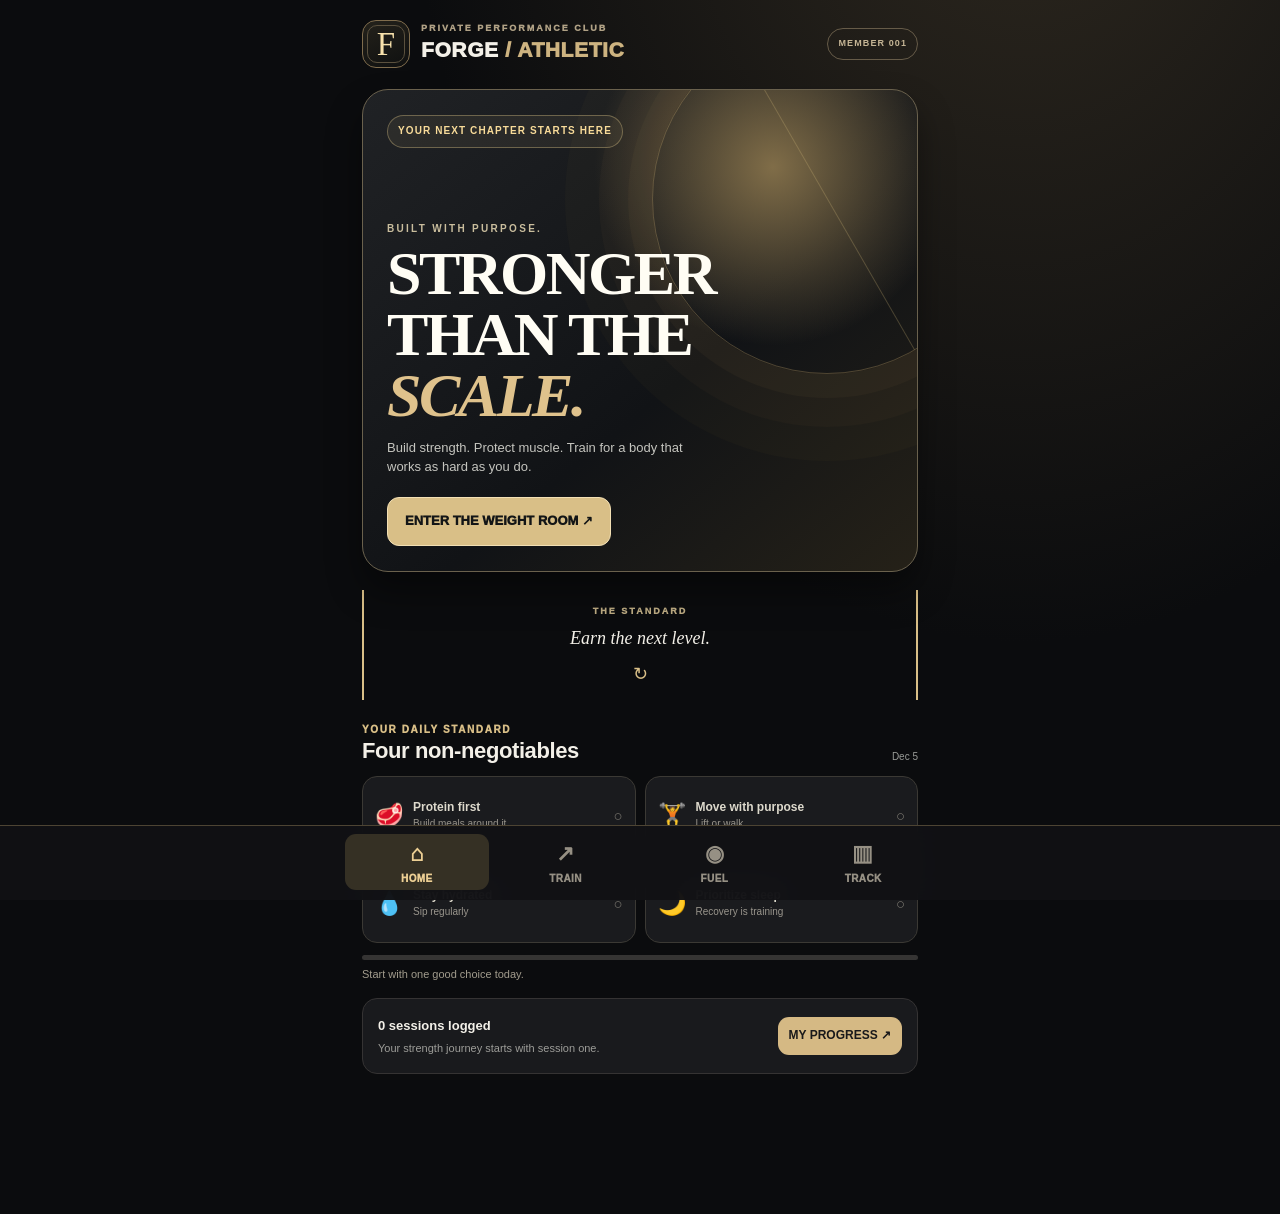
<file: forge.html>
<!doctype html><html lang="en"><head><meta charset="utf-8"><meta name="viewport" content="width=device-width,initial-scale=1,viewport-fit=cover"><meta name="theme-color" content="#0b0c0e"><meta name="apple-mobile-web-app-capable" content="yes"><meta name="apple-mobile-web-app-status-bar-style" content="black"><meta name="apple-mobile-web-app-title" content="FORGE ATHLETIC"><meta http-equiv="Cache-Control" content="no-cache, no-store, must-revalidate"><meta name="description" content="FORGE ATHLETIC: premium strength training, muscle preservation, fueling, and private progress."><meta name="forge-release" content="2026112108"><title>FORGE / ATHLETIC — Private Performance Club</title><style>
:root{--bg:#0b0c0e;--panel:#15171a;--panel2:#1a1c20;--gold:#d9bf87;--gold2:#f8e2ac;--muted:#91959d;--text:#f3f0e8;--line:#303136;--ok:#b2dfa9}
*{box-sizing:border-box}html{scroll-behavior:smooth}body{margin:0;color:var(--text);background:radial-gradient(ellipse at 80% -20%,#302a20 0%,transparent 43%),var(--bg);font:15px/1.45 -apple-system,BlinkMacSystemFont,"Segoe UI",Arial,sans-serif}
button,input,select{font:inherit}button{touch-action:manipulation;cursor:pointer}button:disabled{opacity:.45;cursor:default}input,select{color-scheme:dark}button:focus-visible,input:focus-visible,select:focus-visible{outline:2px solid var(--gold2);outline-offset:2px}a{color:var(--gold2)}
.app{margin:auto;max-width:590px;padding:20px 17px calc(125px + env(safe-area-inset-bottom, 0px));min-height:100vh}
.top{display:flex;gap:10px;align-items:center;justify-content:space-between;margin-bottom:21px}
.brand{display:flex;gap:11px;align-items:center}.logo{border:1px solid #806d4d;background:linear-gradient(155deg,#24221b,#0f1010);width:48px;height:48px;border-radius:14px;display:grid;place-items:center;position:relative;color:var(--gold2);font-family:Georgia,serif;font-size:33px;line-height:1}
.logo:after{content:"";position:absolute;inset:4px;border:1px solid #5b513e;border-radius:10px;pointer-events:none}
.brand small{display:block;font-size:9px;letter-spacing:2.1px;color:#b0a185;font-weight:950}.brand strong{font-size:21px;letter-spacing:1.3px;font-weight:1000}.member{color:#c5b595;font-size:9px;border:1px solid #665b48;border-radius:999px;padding:8px 10px;letter-spacing:1.1px;font-weight:900}
.view{display:none}.view.active{display:block}h1,h2,h3{margin:0}h2{font-size:29px;letter-spacing:-.7px;line-height:1.1;font-weight:950}h3{font-size:19px;line-height:1.2;letter-spacing:-.4px}p{margin:7px 0 12px}.muted{color:var(--muted)}.eyebrow{font-size:10px;letter-spacing:1.6px;font-weight:950;color:var(--gold)}
.btn{background:var(--gold);border:1px solid #f2dfb4;color:#131516;padding:13px 17px;border-radius:12px;font-weight:950;font-size:13px;min-height:49px}.btn.outline{background:#202023;border:1px solid #58524a;color:var(--gold2)}.btn.dark{background:#303139;color:#f5e6c8;border-color:#4a4b52}.btn.full{width:100%}.btn.small{font-size:12px;padding:9px 12px;min-height:38px}.surface{background:linear-gradient(170deg,#1a1c1f,#141519);border:1px solid #303137;border-radius:21px;padding:18px;margin:13px 0;box-shadow:0 9px 20px #0003}
.home-hero{position:relative;overflow:hidden;background:radial-gradient(circle at 74% 16%,#806d48 0,transparent 31%),linear-gradient(141deg,#202225,#111316 59%,#252118);min-height:381px;border-radius:26px;padding:25px 24px;border:1px solid #6a614d;box-shadow:0 20px 35px #0006}
.hero-orbit{position:absolute;right:-85px;top:-66px;width:350px;height:350px;border-radius:50%;border:1px solid #c1a36a55;box-shadow:0 0 0 24px #bb96500c,0 0 0 53px #bb965009,0 0 0 87px #bb965008}
.hero-orbit:after{content:"";position:absolute;left:50%;top:0;bottom:0;border-left:1px solid #d3b77945;transform:rotate(-30deg)}
.home-hero .tag{position:relative;z-index:1;display:inline-block;border:1px solid #bba87577;color:#f8db99;font-size:10px;letter-spacing:1.1px;font-weight:900;border-radius:50px;padding:8px 10px;background:#bca67b17}
.home-hero .ed{position:relative;z-index:1;margin:74px 0 7px;font-size:10px;font-weight:900;letter-spacing:2.3px;color:#c9bd9d}
.home-hero h2{position:relative;z-index:1;font-family:Georgia,"Times New Roman",serif;font-size:clamp(44px,11vw,62px);letter-spacing:-2.5px;font-weight:700;line-height:.98;color:#fffdf4}
.home-hero h2 em{font-style:italic;color:#dfc28c}.home-hero p{position:relative;z-index:1;color:#c5c5bf;font-size:13px;max-width:310px;margin:14px 0 20px}
.home-hero .btn{position:relative;z-index:1}
.motto{text-align:center;margin:18px 0 22px;border-left:2px solid var(--gold);border-right:2px solid var(--gold);padding:8px 19px}
.motto small{font-size:9px;letter-spacing:2px;color:#c0ae85;font-weight:950}.motto p{font-family:Georgia,serif;font-size:18px;font-style:italic;line-height:1.25;margin:7px 0}
.motto button{background:transparent;color:var(--gold);border:none;font-size:18px;padding:5px 14px}
.home-section-title{display:flex;justify-content:space-between;align-items:end;margin:23px 0 12px}.home-section-title h3{font-size:22px}.home-section-title small{color:#999b97;font-size:10px}
.habits{display:grid;grid-template-columns:1fr 1fr;gap:9px}
.habit{padding:15px 12px;border-radius:15px;min-height:79px;background:#1a1b1e;border:1px solid #3b3934;display:flex;align-items:center;gap:9px;text-align:left;color:#ddd9cc}
.habit span:first-child{font-size:23px}.habit b{display:block;font-size:12px;line-height:1.2}.habit small{display:block;font-size:10px;color:#99958c;margin-top:3px}.habit i{margin-left:auto;font-style:normal;color:#77746d}.habit.done{background:#273627;border-color:#79956d}.habit.done i{color:#acdf9a}
.habit-line{height:5px;border-radius:9px;background:#353433;overflow:hidden;margin:12px 0 5px}.habit-line i{display:block;height:100%;width:0;background:linear-gradient(90deg,#d2b56c,#b8df9d);transition:width .2s}.habit-status{color:#a29c8d;font-size:11px}
.home-note{background:#191a1d;border:1px solid #353333;border-radius:15px;padding:15px;margin:15px 0;display:flex;align-items:center;justify-content:space-between;gap:10px}.home-note b{font-size:13px}.home-note small{font-size:11px;color:#9d9d99}.home-note button{border:0;background:#d5b984;color:#19191a;border-radius:11px;padding:10px 11px;font-weight:900;white-space:nowrap;font-size:12px}
.section-head{margin:11px 0 16px}.section-head h2{font-size:32px;margin:6px 0}.section-head p{font-size:12px;color:#a7a7a1;line-height:1.55}
.split-tabs{display:grid;grid-template-columns:1fr 1fr;gap:7px;background:#1c1e22;border:1px solid #323337;border-radius:14px;padding:5px;margin:13px 0}
.split-tabs button{border:0;background:transparent;color:#96948f;border-radius:10px;min-height:44px;font-size:12px;font-weight:900}.split-tabs button.active{background:var(--gold);color:#1e1d1b}
.training-plan{background:#201f1c;border:1px solid #514939;border-radius:16px;padding:13px;margin:11px 0}.training-plan b{font-size:12px;color:#ebd3a1}.training-plan p{color:#b0aea7;font-size:11px;line-height:1.5;margin:4px 0}
.week-list{display:grid;grid-template-columns:repeat(4,1fr);gap:6px;margin:14px 0}
.week-list button{background:#1e2023;color:#c7c3bb;border:1px solid #3d3d3f;border-radius:12px;min-height:66px;padding:10px 5px;text-align:center}.week-list button.active{border-color:#c8ac77;background:#3a342a;color:#fff7dc}.week-list b{display:block;font-size:11px;letter-spacing:.2px}.week-list small{font-size:10px;color:#b4ad9a}
.train-summary{background:linear-gradient(135deg,#3d362a,#242321);border:1px solid #716348;border-radius:18px;padding:17px;margin:13px 0}
.train-summary .eyebrow{color:#d7bc81}.train-summary h3{font-size:24px;color:#fff9eb;margin:6px 0}.train-summary p{font-size:12px;color:#ccc2af;margin:5px 0 12px}
.progress-line{height:9px;border-radius:10px;background:#514b44;overflow:hidden;margin-top:11px}.progress-line i{display:block;height:100%;width:0;background:linear-gradient(90deg,#b68b4d,#f2dcaa);transition:width .2s}.train-metrics{display:flex;justify-content:space-between;font-size:11px;color:#d9caa9}
.steps-top{display:flex;align-items:center;justify-content:space-between;gap:8px;margin:19px 0 9px;font-size:10px;font-weight:950;letter-spacing:1px;color:#d7bf84}.steps-top small{font-size:10px;color:#928d84}
.step-dots{display:grid;grid-template-columns:repeat(6,1fr);gap:7px}
.step-dot{background:#1f2023;color:#bbb4a5;border:1px solid #494640;border-radius:11px;min-height:41px;font-weight:950}.step-dot.active{background:var(--gold);border-color:#e7ca8c;color:#1c1915}.step-dot.complete:not(.active){background:#30402b;border-color:#718b66;color:#d8efce}
.exercise{background:#16181b;border:1px solid #37373a;border-radius:21px;margin:14px 0;overflow:hidden}
.exercise-top{padding:20px 18px 15px}.exercise-top .eyebrow{color:#d7b880}.exercise h3{font-size:29px;letter-spacing:-1px;color:#f9f6eb;margin:6px 0}.exercise-top p{font-size:12px;color:#a7a5a0;margin:5px 0}
.rep-pill{background:#353126;color:#f1dcaa;padding:14px 16px;border-radius:13px;margin:0 18px;display:flex;justify-content:space-between;align-items:center}.rep-pill b{font-size:20px}.rep-pill small{font-size:10px;font-weight:900;letter-spacing:.8px}
.exercise-steps{padding:17px 18px}.exercise-steps h4{font-size:13px;margin:0 0 10px;color:#e8dcc0}.exercise-steps ol{margin:0;padding-left:22px;display:grid;gap:9px}.exercise-steps li{font-size:12px;color:#b8b9b5;line-height:1.45}
.coach-tip{background:#24251f;border-left:3px solid #d6b875;border-radius:5px 11px 11px 5px;padding:12px 13px;margin:15px 0;color:#bbb8ac;font-size:12px}.coach-tip b{color:#e4cd9e}
.demo-link{display:block;background:#373a37;border:1px solid #555951;color:#dfebdb;text-decoration:none;padding:12px 13px;border-radius:10px;font-size:12px;font-weight:900}
.lift{border-top:1px solid #34363a;padding:16px 18px 19px;background:#1d2023}.lift label{display:block;font-size:12px;font-weight:850;color:#ded6c1}.lift .hint{font-size:11px;color:#9da097;line-height:1.4;margin:5px 0 10px}.weightline{display:flex;align-items:center;gap:9px;margin-bottom:13px}.weightline input{width:96px;max-width:45%;height:49px;border:1px solid #827052;border-radius:11px;background:#151719;color:#fff0cf;padding:10px;font-size:19px;font-weight:900}.weightline small{font-size:11px;color:#c6b799}.set-row{display:grid;grid-template-columns:repeat(3,1fr);gap:7px}.set-row button{min-height:55px;border:1px solid #6b604d;background:#2d2b29;color:#e6d8bc;font-size:11px;border-radius:11px;font-weight:950;padding:7px}.set-row button.done{background:#d5ebbb;color:#24462e;border-color:#bde4aa}
.train-actions{display:grid;grid-template-columns:1fr 1.45fr;gap:9px;margin:13px 0}.train-actions .btn{min-height:53px}
.timer{display:flex;align-items:center;justify-content:space-between;gap:8px;background:#222427;border-radius:13px;border:1px solid #3f3d39;padding:12px;margin-bottom:14px}
.timer button{font-size:12px;font-weight:950;border:1px solid #796b4e;background:#373229;color:#ead4a1;border-radius:10px;padding:11px 12px}.timer span{color:#a3a19b;font-size:11px}
.save-zone{text-align:center;margin:17px 0 24px}.save-zone .btn{font-size:15px;min-height:55px}.save-zone button.link{display:block;margin:11px auto;background:transparent;color:#9f9a8c;text-decoration:underline;border:none;font-size:12px}.save-zone p{font-size:11px;color:#999999}
.fuel-hero{background:linear-gradient(145deg,#403324,#181a1a);border:1px solid #65543c;border-radius:22px;padding:19px;margin:5px 0 15px}
.fuel-hero h2{font-family:Georgia,serif;color:#f8e8bc;font-size:34px;font-weight:700;margin:6px 0}.fuel-hero p{font-size:12px;color:#d1c6af}
.nutri-form{display:grid;grid-template-columns:1fr 1fr;gap:10px;margin:13px 0}
.nutri-form label{font-size:11px;color:#c5c0b4;font-weight:850;min-width:0}.nutri-form .pair{display:grid;grid-template-columns:1fr 1fr;gap:6px}
.nutri-form input,.nutri-form select{background:#23252a;color:#f5eddb;border:1px solid #55524b;border-radius:10px;width:100%;min-width:0;height:46px;font-size:16px;padding:9px 10px;margin-top:6px}
.nutri-form .wide{grid-column:1/-1}.nutri-result{border:1px solid #7b694c;border-radius:17px;background:linear-gradient(120deg,#3b3324,#262825);padding:17px;margin:15px 0}
.nutri-result .label{font-size:9px;letter-spacing:1.4px;color:#ead19d;font-weight:950}
.nutri-result .big{font-size:39px;font-weight:1000;letter-spacing:-1.4px;line-height:1.15;color:#fff5da;margin:7px 0 2px}
.nutri-result .big small{font-size:13px;letter-spacing:0;color:#d7c49f}
.nutri-result p{color:#d2c9b4;font-size:12px;line-height:1.45}
.nutri-grid{display:grid;grid-template-columns:1fr 1fr;gap:9px;margin:13px 0}
.nutri-grid>div{background:#ffffff12;border:1px solid #ffffff29;border-radius:11px;padding:11px 9px}
.nutri-grid small{color:#d0c4a7;font-size:10px}.nutri-grid b{display:block;color:#fff5d6;font-size:15px}
.protein-tracker .tracker-number{font-family:Georgia,serif;color:#f0d49c;font-size:35px}.protein-tracker .tracker-number small{font:12px -apple-system,BlinkMacSystemFont,Segoe UI,Arial,sans-serif;color:#9c998e}
.protein-bar{height:10px;background:#373839;border-radius:10px;overflow:hidden;margin:9px 0 13px}.protein-bar i{display:block;width:0;height:100%;background:linear-gradient(90deg,#a4824b,#f4e0a5);transition:width .2s}
.protein-buttons{display:grid;grid-template-columns:repeat(3,1fr);gap:8px}
.protein-buttons button{background:#262824;border:1px solid #665c48;color:#e3d2ac;border-radius:11px;padding:12px 7px;font-size:12px;font-weight:900}
.protein-custom{display:flex;gap:8px;margin:10px 0}.protein-custom input{background:#222327;color:#fff;border:1px solid #55504a;border-radius:10px;padding:11px;min-width:0;flex:1;font-size:16px}.protein-custom button{flex:0 0 95px}
.meal-options{display:grid;gap:9px;margin:12px 0}.meal-option{display:flex;align-items:center;gap:10px;background:#212327;border:1px solid #3c3a36;border-radius:12px;padding:12px}
.meal-option>span{font-size:25px}.meal-option b{display:block;font-size:13px}.meal-option small{display:block;font-size:11px;color:#a7a6a1}
.advice{background:#22231f;border:1px solid #53513e;border-radius:14px;padding:15px;margin:12px 0;color:#c8c6b6;font-size:12px;line-height:1.55}
.advice strong{color:#edd8aa}.advice a{color:#e8cf9a}
.stats{display:grid;grid-template-columns:repeat(3,1fr);gap:7px;margin:14px 0}.stat{background:#353124;border:1px solid #55472e;border-radius:13px;padding:13px 9px}.stat b{font-size:25px;color:#f7dfa9;display:block;line-height:1.1}.stat span{font-size:9px;color:#c9b998;font-weight:900;letter-spacing:.3px}
.history details{border:1px solid #3d3c39;border-radius:13px;margin:8px 0;background:#202225}
.history summary{cursor:pointer;padding:14px;list-style:none;display:flex;justify-content:space-between;gap:8px;align-items:center}
.history summary::-webkit-details-marker{display:none}.history summary b{display:block;font-size:12px}.history summary small{display:block;font-size:10px;color:#a6a39d;margin-top:4px}.history summary>span:last-child{color:#e0c88f;font-size:12px;font-weight:900}
.history .detail{padding:6px 13px 13px;border-top:1px solid #383839}.history .detail div{display:flex;justify-content:space-between;gap:10px;font-size:11px;padding:7px 0;color:#c7c5be}.history .detail b{color:#ead4a9;text-align:right}
.weigh-row{display:grid;grid-template-columns:minmax(0,1fr) 125px;gap:8px;margin:12px 0}.weigh-row input{background:#222427;color:#fff;border:1px solid #5a554b;border-radius:10px;width:100%;min-width:0;padding:11px;font-size:16px}
.weigh-list>div{display:flex;align-items:center;justify-content:space-between;gap:8px;padding:10px 0;border-bottom:1px solid #363837;font-size:12px}.weigh-list b{color:#eddaaf}.weigh-list small{color:#aaa7a0}.weigh-list button{border:0;background:#48302c;color:#f3b9a9;border-radius:9px;padding:8px}
.spark{width:100%;height:104px;margin:11px 0 0}
.photo-upload{display:block;text-align:center;border:2px dashed #766b50;background:#26241e;border-radius:14px;padding:23px 11px;cursor:pointer;color:#e9d5a6;font-size:13px;font-weight:900}.photo-upload span{font-size:29px;display:block;margin-bottom:9px}
.photo-preview img{width:100%;max-height:220px;object-fit:contain;background:#111;border-radius:11px;display:block;margin-top:13px}.photo-preview input{background:#252629;border:1px solid #69604f;border-radius:10px;width:100%;padding:12px;margin:11px 0;color:#f1e5ce;font-size:16px}
.photo-grid{display:grid;grid-template-columns:1fr 1fr;gap:9px;margin-top:12px}.photo-grid button{text-align:left;background:#232427;border:1px solid #5c513d;border-radius:12px;padding:0;overflow:hidden;color:#d5c6a6}.photo-grid img{width:100%;height:130px;display:block;object-fit:cover}.photo-grid small{display:block;padding:9px;font-size:10px}
.photo-dialog{width:95%;max-width:560px;max-height:90vh;overflow:auto;background:#18191b;border:1px solid #817252;color:#f8ebcc;padding:13px;border-radius:20px}.photo-dialog::backdrop{background:#000d}.photo-dialog img{width:100%;max-height:55vh;object-fit:contain;background:#090a0a;border-radius:10px}.photo-dialog .actions{display:grid;grid-template-columns:1fr 1fr;gap:8px;margin-top:11px}.photo-dialog .actions a,.photo-dialog .actions button{border:0;border-radius:11px;background:#36362f;color:#efd7a8;padding:12px 8px;text-align:center;text-decoration:none;font-size:12px;font-weight:900}.photo-dialog .actions button{background:#49312b;color:#f5c8b3}
.disclaimer{font-size:11px;color:#999791;line-height:1.5;margin:13px 0}.disclaimer a{color:#dbbe87}
.bottomnav{position:fixed;bottom:0;left:0;right:0;background:#111215f0;backdrop-filter:blur(16px);border-top:1px solid #4d4433;padding:8px 10px calc(10px + env(safe-area-inset-bottom));z-index:15}
.navinner{max-width:590px;margin:auto;display:grid;grid-template-columns:repeat(4,1fr);gap:5px}.navinner button{background:transparent;color:#969084;border:0;border-radius:11px;min-height:56px;font-size:10px;font-weight:950;letter-spacing:.4px}.navinner button span{display:block;font-size:22px;margin-bottom:2px}.navinner button.active{color:#edcf94;background:#353024}
.toast{display:none;position:fixed;left:50%;bottom:92px;transform:translateX(-50%);z-index:20;color:#0f1113;background:#f1d29d;border-radius:12px;padding:11px 15px;max-width:90vw;font-weight:900;font-size:12px;white-space:nowrap}
[hidden]{display:none!important}
@media(max-width:370px){.app{padding-left:11px;padding-right:11px}.brand strong{font-size:18px}.home-hero{padding:21px}.home-hero h2{font-size:41px}.step-dots{gap:4px}.set-row{gap:4px}.set-row button{font-size:10px}.protein-buttons{gap:5px}}

/* Progressive overload module */
.last-lift{margin:0 0 12px;background:#2c2b25;border:1px solid #64583f;color:#bfae87;border-radius:10px;padding:9px 11px;font-size:10px;letter-spacing:.5px;font-weight:900}
.last-lift b{font-size:11px;color:#f6dfaf;display:block;letter-spacing:0;margin-top:3px}
.best-board{margin:12px 0 0}.best-item{display:flex;justify-content:space-between;align-items:center;gap:8px;padding:11px 0;border-bottom:1px solid #393a38}
.best-item:last-child{border-bottom:0}.best-item>div{min-width:0}.best-item b{display:block;font-size:12px;color:#e6e0d5}
.best-item small{display:block;font-size:10px;color:#99968d;margin-top:3px}
.best-item strong{font-size:17px;color:#ebd6a4;text-align:right;line-height:1.1;flex:0 0 auto}
.best-item strong small{font-size:10px;color:#b6a985;max-width:100px}


/* iOS Home Screen: keep the entire header BELOW Dynamic Island / status bar. */
html{background:#0b0c0e}
.top{position:relative;isolation:isolate}
.brand{min-width:0;flex:1}
.brand>div:last-child{min-width:0}
.logo{flex:0 0 48px}
.brand strong{display:block;white-space:nowrap;font-size:clamp(15px,4.2vw,21px);letter-spacing:.6px}
.brand small{white-space:nowrap;font-size:clamp(7px,2vw,9px);letter-spacing:clamp(.8px,.35vw,2px)}
.member{flex:0 0 auto;white-space:nowrap}
@media(max-width:400px){
  .top{gap:7px}
  .brand{gap:8px}
  .logo{width:42px;height:42px;flex-basis:42px;font-size:28px}
  .member{font-size:8px;padding:7px 7px;letter-spacing:.5px}
  .brand strong{font-size:clamp(14px,4.4vw,18px);letter-spacing:.15px}
}



.backup-actions{display:grid;grid-template-columns:1fr 1fr;gap:9px;margin:13px 0}
.backup-actions .btn{padding:11px 8px;min-height:52px;font-size:11px}
@media(max-width:350px){.backup-actions{grid-template-columns:1fr}}


/* Version-aware refresh: no reinstall and no deletion of device data */
.update-strip{display:flex;justify-content:space-between;align-items:center;gap:10px;background:#3b3528;border:1px solid #a68b59;border-radius:13px;padding:10px 12px;margin:-6px 0 16px;color:#f4dcac}
.update-strip span{font-size:12px;font-weight:850;line-height:1.3}
.update-strip button{background:#dfbe82;color:#1c1b17;border:0;border-radius:9px;font-size:10px;font-weight:950;padding:11px 10px;white-space:nowrap}
.update-controls{display:flex;justify-content:space-between;align-items:center;gap:8px;margin:11px 0 0}
.update-controls button{background:transparent;color:#dfc28b;border:1px solid #6c5c3c;border-radius:10px;padding:10px 12px;font-size:11px;font-weight:950}
.update-controls span{font-size:10px;color:#9c9383}
@media(max-width:355px){.update-strip{flex-wrap:wrap}.update-strip button{width:100%}}

.forge-quick-protein,.forge-fuel-ideas{background:#1a1c1e;border:1px solid #64583f;border-radius:15px;margin:13px 0;overflow:hidden}
.forge-quick-protein>summary,.forge-fuel-ideas>summary{padding:14px 15px;color:#e6d4af;font-size:11px;letter-spacing:.6px;font-weight:950;cursor:pointer;list-style:none;display:flex;align-items:center;justify-content:space-between;gap:9px}
.forge-quick-protein>summary::-webkit-details-marker,.forge-fuel-ideas>summary::-webkit-details-marker{display:none}
.forge-quick-protein>summary span,.forge-fuel-ideas>summary span{font-size:10px;letter-spacing:0;color:#b5a386;font-weight:500}
.forge-quick-protein>.surface,.forge-fuel-ideas>.surface{margin:0 10px 11px;box-shadow:none;border-color:#4b4539}

/* Simple, daily-first Fuel layout. Existing calculator is available on demand. */
#fuel .nutrition-mini-hero{min-height:0;padding:15px 18px 16px;margin-bottom:10px;border-radius:17px}
#fuel .nutrition-mini-hero h2{font-size:26px;line-height:1.08;margin:5px 0 5px}
#fuel .nutrition-mini-hero p{font-size:11px;margin:0;line-height:1.4;max-width:none}
#fuel .nutrition-mini-hero .eyebrow{font-size:9px}
#fuel .nutrition-settings{border:1px solid #524b39;background:#161719;border-radius:14px;overflow:hidden;margin:13px 0}
#fuel .nutrition-settings>summary{padding:15px;color:#e4c897;font-size:11px;letter-spacing:.5px;font-weight:950;list-style:none;display:flex;justify-content:space-between;align-items:center;gap:9px;cursor:pointer}
#fuel .nutrition-settings>summary::-webkit-details-marker{display:none}
#fuel .nutrition-settings>summary span{font-size:10px;font-weight:500;letter-spacing:0;color:#aa9f8b}
#fuel .nutrition-settings>.surface{margin:0 9px 10px;padding:15px;border-color:#47443c;box-shadow:none}
</style><link rel="stylesheet" href="./food-scanner.css?v=20261121-5"></head><body>
<div class="app">
<header class="top"><div class="brand"><div class="logo" aria-hidden="true">F</div><div><small>PRIVATE PERFORMANCE CLUB</small><strong>FORGE <span style="color:#cdb380">/ ATHLETIC</span></strong></div></div><div class="member">MEMBER 001</div></header>
<div class="update-strip" id="forgeUpdateNotice" role="status" hidden>
 <span>✦ A newer FORGE update is available.</span>
 <button id="forgeRefreshNow" type="button">UPDATE NOW ↗</button>
</div>
<section id="home" class="view active">
<div class="home-hero"><div class="hero-orbit" aria-hidden="true"></div><span class="tag">YOUR NEXT CHAPTER STARTS HERE</span><div class="ed">BUILT WITH PURPOSE.</div><h2>STRONGER<br>THAN THE<br><em>SCALE.</em></h2><p>Build strength. Protect muscle. Train for a body that works as hard as you do.</p><button class="btn" data-nav="train">ENTER THE WEIGHT ROOM ↗</button></div>
<div class="motto"><small>THE STANDARD</small><p id="dailyQuote">Strength is built through consistency.</p><button id="refreshQuote" aria-label="Another quote">↻</button></div>
<div class="home-section-title"><div><div class="eyebrow">YOUR DAILY STANDARD</div><h3>Four non-negotiables</h3></div><small id="currentDay"></small></div>
<div class="habits" id="habitGrid"></div><div class="habit-line"><i id="habitFill"></i></div><p class="habit-status" id="habitStatus">Every checkmark is a win.</p>
<div class="home-note"><div><b id="homeSessions">0 sessions logged</b><br><small id="homeRecent">The first workout starts here.</small></div><button data-nav="track">MY PROGRESS ↗</button></div>
</section>
<section id="train" class="view">
<div class="section-head"><span class="eyebrow">THE STRENGTH PROTOCOL</span><h2>Earn your strength.</h2><p>Four-session upper/lower program. Complete each exercise with good form and leave roughly two reps in reserve. Build steadily, not recklessly.</p></div>
<div class="training-plan"><b>THE BUILD-UP</b><p>Weeks 1–2: start with 2 sets, 2–3 nonconsecutive sessions. Weeks 3–4: build toward 3 sessions. From week 5, work toward the 4-session split if recovery allows. Use the lighter option whenever needed.</p></div>
<div class="split-tabs" role="group" aria-label="Training location"><button data-location="gym">GYM EQUIPMENT</button><button data-location="home">HOME WEIGHTS</button></div>
<div class="split-tabs" role="group" aria-label="Training intensity"><button data-phase="foundation">BASE · 2 SETS</button><button data-phase="build">BUILD · 3 SETS</button></div>
<div class="eyebrow" style="margin-top:18px">CHOOSE YOUR SESSION</div>
<div class="week-list" id="sessionChoices"></div>
<div class="train-summary"><div class="eyebrow">TODAY'S SESSION</div><h3 id="workoutTitle">UPPER A</h3><p id="workoutDesc"></p><div class="train-metrics"><span>YOUR PROGRESS</span><b id="setCount">0 / 12 sets</b></div><div class="progress-line"><i id="setFill"></i></div></div>
<div class="steps-top"><span id="moveLabel">EXERCISE 1 OF 6</span><small>Tap any number to jump</small></div>
<div class="step-dots" id="stepDots"></div><div id="exerciseCard"></div>
<div class="train-actions"><button class="btn dark" id="prevMove">← PREVIOUS</button><button class="btn" id="nextMove">NEXT MOVE →</button></div>
<div class="timer"><button id="restTimer">◷ REST 90s</button><span>Rest 90–120s between hard sets.<br>Longer if you need it.</span></div>
<div class="save-zone"><button class="btn full" id="saveWorkout">FINISH &amp; LOG SESSION ✓</button><button class="link" id="resetSets">Clear this session's checkmarks</button><p>Your weights and completed sessions are saved on this phone.</p></div>
</section>
<section id="fuel" class="view">
<div class="fuel-hero nutrition-mini-hero"><span class="eyebrow">FORGE · DAILY FUEL</span><h2>Fuel the work.</h2><p>Food, protein and water. All in one place.</p></div>
<section id="foodScanner" class="foodscan-card" data-food-mode="forge"><p>Barcode food scanner loading…</p></section>
<details class="nutrition-settings"><summary>⚙️ NUTRITION TARGETS &amp; SETTINGS <span>Adjust your estimates ＋</span></summary>
<div class="surface">
<div class="eyebrow">YOUR DAILY RECOMMENDATION</div><h3 style="margin:7px 0">Calories + protein</h3><p class="muted" style="font-size:12px">Enter your current measurements for a starting point. You'll get a modest fat-loss or recomposition target, never an aggressive crash-diet goal.</p>
<div class="nutri-form">
<label>Age<input id="nAge" type="number" min="18" max="95" inputmode="numeric" placeholder="Years"></label>
<label>Current weight (lb)<input id="nWeight" type="number" min="80" max="700" step=".1" inputmode="decimal" placeholder="lb"></label>
<label>Height<div class="pair"><input id="nFeet" type="number" min="4" max="7" inputmode="numeric" placeholder="ft" aria-label="Height feet"><input id="nInches" type="number" min="0" max="11" inputmode="numeric" placeholder="in" aria-label="Height inches"></div></label>
<label>Activity<select id="nActivity"><option value="1.2">Mostly sitting</option><option value="1.375">Light activity</option><option value="1.55">Training 3–4 days</option><option value="1.725">Very active</option></select></label>
<label class="wide">Nutrition focus<select id="nFocus"><option value="recomp">Build / preserve muscle · small deficit</option><option value="cut">Fat loss with strength · moderate deficit</option><option value="maintain">Maintain weight · focus on performance</option></select></label>
</div>
<div class="nutri-result" id="nutritionResult" aria-live="polite"><div class="label">YOUR NUTRITION TARGET</div><p>Enter your details above to see a calorie and protein starting recommendation.</p></div>
<p class="disclaimer">Estimates are not prescriptions and don't account for all medical conditions, medications or changes in appetite. Discuss calorie and protein targets with your clinician, especially with kidney disease, very low intake, vomiting or dehydration. <a href="https://www.niddk.nih.gov/health-information/weight-management/body-weight-planner" target="_blank" rel="noopener noreferrer">NIH Body Weight Planner ↗</a></p>
</div>
</details>

<details class="forge-quick-protein"><summary>＋ QUICK PROTEIN ENTRY <span>For protein not in your food journal</span></summary>
<div class="surface protein-tracker"><span class="eyebrow">PROTEIN PERFORMANCE</span><h3 style="margin:6px 0">Daily protein total</h3><div class="tracker-number"><span id="proteinTotal">0</span><small> g eaten today <span id="proteinGoalText"></span></small></div>
<div class="protein-bar"><i id="proteinFill"></i></div>
<div class="protein-buttons"><button data-protein="25">+25 g</button><button data-protein="35">+35 g</button><button data-protein="50">+50 g</button></div>
<div class="protein-custom"><input id="proteinCustom" type="number" min="1" max="150" inputmode="numeric" placeholder="Custom grams" aria-label="Protein grams"><button class="btn small" id="proteinAdd">ADD</button></div>
<button class="btn small outline" id="proteinUndo">Undo last entry</button><p class="disclaimer">This total includes protein from scanned/manual foods and these quick-add entries. Do not add the same food twice. Quick-add is for protein you have not entered in your food journal.</p></div>
</details>
<details class="forge-fuel-ideas"><summary>✧ PROTEIN-FIRST MEAL IDEAS <span>Explore ＋</span></summary>
<div class="surface"><span class="eyebrow">EAT FOR STRENGTH</span><h3 style="margin:7px 0">Protein-first meal ideas</h3><div class="meal-options">
<div class="meal-option"><span>🍳</span><div><b>Breakfast</b><small>Eggs + Greek yogurt, or protein oats with berries</small></div></div>
<div class="meal-option"><span>🥩</span><div><b>Lunch</b><small>Chicken, turkey, tofu or tuna with rice + vegetables</small></div></div>
<div class="meal-option"><span>🥣</span><div><b>When appetite is low</b><small>Greek yogurt, cottage cheese or a smoothie with protein</small></div></div>
<div class="meal-option"><span>🐟</span><div><b>Dinner</b><small>Salmon, lean beef, beans or poultry + potatoes + greens</small></div></div>
</div></div>
</details>
<div class="advice"><strong>ON WEGOVY:</strong> Protein plus progressive lifting can help reduce muscle loss during weight reduction. Smaller meals may be easier when appetite is low. Eat enough to recover, drink regularly, and don't force a hard workout when feeling unwell. Persistent vomiting or trouble keeping fluids down warrants prompt medical advice; severe persistent abdominal pain warrants urgent evaluation.</div>
<div class="disclaimer">References: <a href="https://pmc.ncbi.nlm.nih.gov/articles/PMC13237850/" target="_blank" rel="noopener noreferrer">GLP-1 nutrition advisory</a> · <a href="https://www.cdc.gov/physical-activity-basics/guidelines/adults.html" target="_blank" rel="noopener noreferrer">CDC activity guidance</a> · <a href="https://dailymed.nlm.nih.gov/dailymed/drugInfo.cfm?setid=ee06186f-2aa3-4990-a760-757579d8f77b" target="_blank" rel="noopener noreferrer">Wegovy safety information</a></div>
</section>
<section id="track" class="view">
<div class="section-head"><span class="eyebrow">THE RECORD BOOK</span><h2>Results you can measure.</h2><p>Build your log over months. Better technique, more reps, and heavier lifts all count. Bodyweight and photos are optional.</p></div>
<div class="stats"><div class="stat"><b id="statsSessions">0</b><span>SESSIONS</span></div><div class="stat"><b id="statsSets">0</b><span>TOTAL SETS</span></div><div class="stat"><b id="statsMoves">0</b><span>MOVES LOGGED</span></div></div>
<div class="surface"><span class="eyebrow">PROGRESSIVE OVERLOAD</span><h3 style="margin:7px 0">Personal best board</h3><p class="muted" style="font-size:12px">Heaviest weights you've logged for each move. Technique first, and add reps before weight.</p><div id="bestBoard" class="best-board"></div></div>
<div class="surface"><span class="eyebrow">STRENGTH JOURNAL</span><h3 style="margin:7px 0">Your sessions</h3><div class="history" id="sessionHistory"></div><button class="btn outline full" id="copyLog" style="margin-top:12px">COPY TRAINING HISTORY</button></div>
<div class="surface"><span class="eyebrow">OPTIONAL BODYWEIGHT</span><h3 style="margin:7px 0">Weight trend</h3><p class="muted" style="font-size:12px">Look at the overall pattern, not daily fluctuations. Strength matters more than a single weigh-in.</p><div class="weigh-row"><input id="weighInput" type="number" min="80" max="700" inputmode="decimal" step=".1" placeholder="Weight (lb)" aria-label="Weight in pounds"><button id="weighSave" class="btn">LOG WEIGHT</button></div><div id="weightSpark"></div><div class="weigh-list" id="weightHistory"></div></div>
<div class="surface"><span class="eyebrow">PRIVATE PROGRESS JOURNAL</span><h3 style="margin:7px 0">Progress photos</h3><p class="muted" style="font-size:12px">Track strength, confidence and milestones. Photos stay on this device, not the public website.</p>
<label for="photoInput" class="photo-upload"><span>◫</span>＋ TAKE OR CHOOSE PHOTO</label><input id="photoInput" type="file" accept="image/*" hidden>
<div class="photo-preview" id="photoPreview" hidden><img id="previewImg" alt="Chosen photo"><input id="photoNote" maxlength="110" type="text" placeholder="Optional note about this moment"><div style="display:grid;grid-template-columns:1fr 1fr;gap:9px"><button class="btn" id="photoSave">SAVE PHOTO</button><button class="btn dark" id="photoCancel">CANCEL</button></div></div>
<div class="photo-grid" id="photoGrid"></div><p class="disclaimer" id="photoError"></p><p class="disclaimer">Keep your originals in Photos. Clearing browser data or changing devices may erase this journal.</p></div>
<div class="surface" id="backupSection">
 <span class="eyebrow">PROTECT YOUR PROGRESS</span><h3 style="margin:7px 0">Save a backup</h3>
 <p class="muted" style="font-size:12px">Your app stores nutrition settings, workouts, protein entries, and weigh-ins on this device. Back them up before removing a Home Screen icon, clearing website data, or changing phones.</p>
 <div class="backup-actions"><button class="btn" type="button" id="backupExport">SAVE MY DATA</button><button class="btn outline" type="button" id="backupImportButton">RESTORE BACKUP</button></div>
 <div class="update-controls"><button id="forgeCheckUpdate" type="button">CHECK FOR APP UPDATES ↻</button><span>Build 2026.11.21.08</span></div>
 <input id="backupImportFile" hidden type="file" accept=".json,application/json" aria-label="Select a previously saved FORGE data backup">
 <p class="disclaimer">The backup contains personal fitness, nutrition, food and water log data. Save it somewhere private, such as Files. Photos are not included; save those individually from the photo journal.</p>
</div>
</section>
</div>
<nav class="bottomnav" aria-label="Main navigation"><div class="navinner"><button class="active" data-nav="home"><span>⌂</span>HOME</button><button data-nav="train"><span>↗</span>TRAIN</button><button data-nav="fuel"><span>◉</span>FUEL</button><button data-nav="track"><span>▥</span>TRACK</button></div></nav>
<div class="toast" id="toast" role="status"></div>
<dialog class="photo-dialog" id="photoDialog" aria-label="Progress photo"><button id="photoClose" class="btn dark small" style="display:block;margin:0 0 10px auto">✕ CLOSE</button><img id="photoLarge" alt="Saved progress photo"><p id="photoCaption" style="font-size:12px"></p><div class="actions"><a id="photoDownload" download="forge-photo.jpg">SAVE A COPY</a><button id="photoDelete">DELETE PHOTO</button></div></dialog>
<script>
(function(){
"use strict";
const $=id=>document.getElementById(id),K="forge-athletic-v1";
let s;const defaults={location:"home",phase:"foundation",day:"UA",move:{},checks:{},weights:{},sessions:[],weighs:[],habits:{},nutrition:{},protein:{},current:0};
try{s=Object.assign(defaults,JSON.parse(localStorage.getItem(K)||"{}"))}catch(e){s=defaults}
for(const name of ["move","checks","weights","habits","nutrition","protein"])s[name]=s[name]||{};
s.sessions=s.sessions||[];s.weighs=s.weighs||[];
const esc=t=>String(t).replace(/[&<>"']/g,c=>({"&":"&amp;","<":"&lt;",">":"&gt;",'"':"&quot;","'":"&#39;"}[c]));
const persist=()=>{try{localStorage.setItem(K,JSON.stringify(s))}catch(e){toast("Storage full. Save a backup.")}};
let to;
function toast(msg){$("toast").textContent=msg;$("toast").style.display="block";clearTimeout(to);to=setTimeout(()=>$("toast").style.display="none",2300)}
const localDate=()=>{let d=new Date();return new Date(d.getTime()-d.getTimezoneOffset()*60000).toISOString().slice(0,10)};
const nameDay={UA:"UPPER A",LA:"LOWER A",UB:"UPPER B",LB:"LOWER B"};
const ex=(name,muscle,reps,weight,unit,steps,tip)=>({name,muscle,reps,weight,unit,steps,tip});
const plans={
gym:{
 UA:[
 ex("Dumbbell Bench Press","CHEST · TRICEPS","8–12 reps",15,"lb / dumbbell",["Plant feet and lie back on a bench with dumbbells near chest.","Press up smoothly, then lower to a comfortable chest level."],"Keep wrists stacked; never chase shaky final reps."),
 ex("Chest-Supported Row","UPPER BACK","8–12 reps",15,"lb / dumbbell",["Lie chest-down on an incline bench holding dumbbells.","Pull elbows back toward your hips, then lower slowly."],"Keep your chest supported and avoid swinging."),
 ex("Lat Pulldown","LATS","8–12 reps",30,"lb / machine",["Take an overhand grip and sit tall with knees secure.","Pull bar toward upper chest, then return under control."],"Keep shoulders away from ears; no behind-the-neck pulls."),
 ex("Incline Dumbbell Press","UPPER CHEST","8–12 reps",10,"lb / dumbbell",["Set an incline bench around 20–30 degrees.","Press weights up from the sides of your chest, lower steadily."],"Use a lower incline if your shoulders prefer it."),
 ex("Dumbbell Lateral Raise","SHOULDERS","10–15 reps",5,"lb / hand",["With light dumbbells and soft elbows, lift arms outward.","Stop around shoulder height and lower slowly."],"If you shrug or swing, the weight is too heavy."),
 ex("Cable Triceps Pressdown","TRICEPS","10–12 reps",15,"lb / cable",["Stand close to a cable with elbows pinned near your sides.","Straighten arms down, then return smoothly."],"Keep upper arms still.")
 ],
 LA:[
 ex("Leg Press","QUADS · GLUTES","8–12 reps",50,"lb / machine",["Set seat so your back stays supported and knees bend comfortably.","Push platform away with full feet, then lower steadily."],"Do not lock your knees or force a deep range."),
 ex("Dumbbell Romanian Deadlift","HAMSTRINGS · GLUTES","8–10 reps",15,"lb / hand",["Stand tall, dumbbells near thighs and knees softly bent.","Hinge hips back with flat back; stand by squeezing glutes."],"The movement is a hip hinge, not a reach for the floor."),
 ex("Supported Split Squat","LEGS","8 per leg",0,"bodyweight",["Take a staggered stance next to a stable handhold.","Bend both knees as far as comfortable, then press up."],"Start without weights. Keep front foot planted."),
 ex("Seated Leg Curl","HAMSTRINGS","10–12 reps",20,"lb / machine",["Adjust machine to fit your thigh and lower-leg pads.","Bend knees slowly and control the return."],"Don't kick or yank the weight."),
 ex("Standing Calf Raise","CALVES","12–15 reps",0,"bodyweight",["Hold a stable support and rise slowly onto your toes.","Pause, then lower heels under control."],"Avoid bouncing."),
 ex("Pallof Press","CORE · ANTI-ROTATION","10 per side",10,"lb / cable",["Stand sideways to a light cable at chest height.","Press handle forward and resist twisting, then return."],"Keep ribs stacked over hips.")
 ],
 UB:[
 ex("Machine Chest Press","CHEST","8–12 reps",30,"lb / machine",["Set handles at mid-chest height and sit with back supported.","Press forward smoothly; let elbows return comfortably."],"Choose a pain-free range."),
 ex("Single-Arm Dumbbell Row","BACK","10 per side",15,"lb / hand",["Brace one hand on a stable bench with spine neutral.","Pull dumbbell toward hip and lower under control."],"Don't rotate your torso to lift."),
 ex("Assisted Pull-Up Machine","LATS · BACK","6–10 reps",70,"lb / assistance",["Adjust assistance to make the movement manageable.","Pull chest toward handles, lower with control."],"Higher assistance makes this easier; ask for setup help."),
 ex("Seated Dumbbell Shoulder Press","SHOULDERS","8–10 reps",10,"lb / hand",["Sit with back supported, dumbbells near shoulders.","Press overhead in a comfortable range and lower smoothly."],"Stop for shoulder pain; keep ribs down."),
 ex("Cable Biceps Curl","BICEPS","10–12 reps",10,"lb / cable",["Stand stable with elbows near your torso.","Curl handle toward chest, lower without swinging."],"Slow lowering helps control."),
 ex("Face Pull","REAR DELTS · POSTURE","12–15 reps",10,"lb / cable",["Set cable near face height, use a rope grip.","Pull rope toward face as elbows move out, then return."],"Keep neck relaxed and weight light.")
 ],
 LB:[
 ex("Goblet Squat","QUADS · GLUTES","8–12 reps",15,"lb / dumbbell",["Hold a dumbbell vertically at chest height.","Sit down between hips with heels grounded, then stand tall."],"Use a bench target if it helps control depth."),
 ex("Hip Thrust","GLUTES","10–12 reps",0,"bodyweight",["Support upper back on a stable bench with feet planted.","Lift hips by squeezing glutes, then lower smoothly."],"Avoid over-arching the lower back."),
 ex("Low Step-Up","LEGS · BALANCE","8 per leg",0,"bodyweight",["Use a low stable step and a support if needed.","Step up through the planted foot and lower slowly."],"Keep the step low enough for full control."),
 ex("Leg Extension","QUADS","10–12 reps",20,"lb / machine",["Set the seat and ankle pad to match your body.","Straighten knees against light resistance, lower slowly."],"Avoid swinging or forcing joint range."),
 ex("Dumbbell Farmer Carry","GRIP · CORE","30 seconds",15,"lb / hand",["Stand upright holding equal dumbbells by your sides.","Walk slowly on clear ground, then set weights down safely."],"Breathe normally and avoid leaning."),
 ex("Dead Bug","CORE","8 per side",0,"bodyweight",["Lie on your back with knees bent above hips.","Extend opposite arm and leg without arching your back."],"Shorter reaches are fine.")
 ]
},
home:{
 UA:[
 ex("Dumbbell Floor Press","CHEST · TRICEPS","8–12 reps",15,"lb / dumbbell",["Lie on the floor, knees bent, dumbbells near chest.","Press dumbbells up, lower until upper arms gently touch floor."],"Use a weight you can lift from the floor safely."),
 ex("One-Arm Dumbbell Row","BACK","10 per side",15,"lb / dumbbell",["Brace on a sturdy bench, shoulders square.","Pull weight toward back pocket and lower slowly."],"No twisting or jerking."),
 ex("Dumbbell Shoulder Press","SHOULDERS","8–10 reps",10,"lb / dumbbell",["Sit upright with back supported, weights at shoulders.","Press up through a comfortable range and lower slowly."],"If shoulder pain appears, stop and use a lighter variation."),
 ex("Incline Counter Push-Up","CHEST","8–12 reps",0,"bodyweight",["Set hands on a fixed counter or high bench.","Lower chest toward support and push away."],"Move feet closer to make it easier."),
 ex("Dumbbell Lateral Raise","SHOULDERS","10–15 reps",5,"lb / hand",["Stand tall with light dumbbells and soft elbows.","Lift arms outward to shoulder level, then lower smoothly."],"Lead with controlled movement, not momentum."),
 ex("Hammer Curl","BICEPS","10–12 reps",10,"lb / hand",["Hold dumbbells with palms facing inward.","Curl while keeping elbows near sides; lower slowly."],"Don't swing your back.")
 ],
 LA:[
 ex("Goblet Squat to Bench","QUADS · GLUTES","8–12 reps",15,"lb / dumbbell",["Stand in front of a stable bench with dumbbell at chest.","Sit back toward the bench, then stand through both feet."],"Use bodyweight first if the pattern is new."),
 ex("Dumbbell Hip Hinge","HAMSTRINGS · GLUTES","8–12 reps",15,"lb / hand",["Hold dumbbells in front of thighs, knees soft.","Move hips backward with flat back, stand tall again."],"Stop at the depth where your back stays neutral."),
 ex("Supported Reverse Lunge","LEGS","8 per leg",0,"bodyweight",["Hold a counter or rail for balance.","Step back, bend knees comfortably, then return."],"Smaller steps count."),
 ex("Glute Bridge","GLUTES","10–15 reps",0,"bodyweight",["Lie on back with knees bent and feet planted.","Squeeze glutes to lift hips, then lower smoothly."],"Keep ribs down."),
 ex("Calf Raise","CALVES","12–15 reps",0,"bodyweight",["Rise up onto your toes beside a support.","Pause briefly and lower heels slowly."],"No bouncing."),
 ex("Side Plank from Knees","CORE","20–30 seconds",0,"bodyweight",["Lie on one side propped on forearm, knees bent.","Lift hips into a straight line from knees to head."],"Breathe steadily; switch sides.")
 ],
 UB:[
 ex("Incline Dumbbell Floor Press","CHEST","8–12 reps",15,"lb / hand",["Use a stable incline bench if available; otherwise flat floor.","Press dumbbells smoothly and lower under control."],"Do not let elbows flare excessively."),
 ex("Two-Dumbbell Bent-Over Row","BACK","8–12 reps",15,"lb / hand",["Hinge hips back with knees soft, dumbbells hanging.","Pull elbows toward hips, then lower slowly."],"Keep trunk steady; reduce weight if back rounds."),
 ex("Dumbbell Arnold-Free Press","SHOULDERS","8–10 reps",10,"lb / hand",["Sit tall with palms facing inward and weights at shoulders.","Press overhead with hands in a neutral grip, then lower."],"A neutral grip may feel more comfortable."),
 ex("Band Pull-Apart","UPPER BACK","12–15 reps",0,"light band",["Hold a light band at shoulder height with arms out.","Pull band apart using shoulder blades, return slowly."],"Use a light band; stop if shoulder discomfort."),
 ex("Dumbbell Hammer Curl","BICEPS","10–12 reps",10,"lb / hand",["Hold dumbbells at sides, palms inward.","Curl upward, then lower over two seconds."],"Keep elbows still."),
 ex("Close-Grip Dumbbell Floor Press","TRICEPS","8–12 reps",10,"lb / hand",["Lie on floor with weights close to chest and elbows tucked.","Press upward and lower slowly until elbows touch floor."],"Start light to learn control.")
 ],
 LB:[
 ex("Step-Up to Low Box","QUADS · GLUTES","8 per leg",0,"bodyweight",["Step up onto a stable low box holding a support if needed.","Stand fully and lower slowly, alternating legs."],"Choose the lowest step that feels controlled."),
 ex("Dumbbell Split Squat","LEGS","8 per leg",0,"bodyweight",["Take staggered stance and stay tall.","Lower a little and press up, then switch legs."],"Support yourself on a stable rail to learn it."),
 ex("Dumbbell Suitcase Carry","CORE · GRIP","30s per side",15,"lb / hand",["Hold a dumbbell in one hand and stand straight.","Walk slowly without leaning; change hands."],"Keep shoulders level, breathe normally."),
 ex("Single-Leg Glute Bridge","GLUTES","8 per side",0,"bodyweight",["Lie on back, knees bent; extend one leg.","Push through planted foot to lift hips and lower."],"If difficult, use both feet."),
 ex("Wall Sit","QUADS","20–30 seconds",0,"bodyweight",["Lean against wall, slide down into a shallow seated position.","Hold while breathing, then stand slowly."],"Shallow knee bend is fine."),
 ex("Bird Dog","CORE","8 per side",0,"bodyweight",["On hands and knees, extend opposite arm and leg.","Hold briefly, return under control, then switch."],"Avoid tipping hips.")
 ]
}
};
const desc={UA:"Pressing and pulling strength for chest, back, shoulders and arms.",LA:"Build leg drive, glutes, hamstrings and trunk stability.",UB:"Second upper-body session for balanced muscle development.",LB:"Lower-body strength, carries and controlled core work."};
const q=["Discipline creates the physique.","Train today. Thank yourself tomorrow.","Strength is built one rep at a time.","The process is the luxury.","Earn the next level.","Progress happens between the highlights."];
let qi=(new Date().getDate()+new Date().getMonth())%q.length;
function quote(){ $("dailyQuote").textContent=q[qi];qi=(qi+1)%q.length }
$("refreshQuote").onclick=quote;quote();
function show(tab){
 document.querySelectorAll(".view").forEach(v=>v.classList.toggle("active",v.id===tab));
 document.querySelectorAll(".navinner [data-nav]").forEach(b=>b.classList.toggle("active",b.dataset.nav===tab));
 window.scrollTo(0,0);
 if(tab==="track")renderTrack();
}
document.addEventListener("click",e=>{let nav=e.target.closest("[data-nav]");if(nav){show(nav.dataset.nav);return}});
const habitList=[
 {key:"protein",icon:"🥩",title:"Protein first",sub:"Build meals around it"},
 {key:"move",icon:"🏋️",title:"Move with purpose",sub:"Lift or walk"},
 {key:"water",icon:"💧",title:"Stay hydrated",sub:"Sip regularly"},
 {key:"recover",icon:"🌙",title:"Prioritize sleep",sub:"Recovery is training"}
];
function todayHabits(){return s.habits[localDate()]||{}}
function renderHabits(){
 let done=todayHabits(),count=habitList.reduce((n,h)=>n+Number(!!done[h.key]),0);
 $("habitGrid").innerHTML=habitList.map(h=>'<button class="habit '+(done[h.key]?'done':'')+'" data-habit="'+h.key+'" aria-pressed="'+!!done[h.key]+'"><span>'+h.icon+'</span><span><b>'+h.title+'</b><small>'+h.sub+'</small></span><i>'+(done[h.key]?'✓':'○')+'</i></button>').join("");
 $("habitFill").style.width=(count/4*100)+"%";
 $("habitStatus").textContent=count===4?"All four done. You kept your standard.":count===0?"Start with one good choice today.":count+" of 4 commitments checked.";
 $("currentDay").textContent=new Date().toLocaleDateString(undefined,{month:"short",day:"numeric"});
}
document.addEventListener("click",e=>{let b=e.target.closest("[data-habit]");if(!b)return;let day=localDate();s.habits[day]=s.habits[day]||{};s.habits[day][b.dataset.habit]=!s.habits[day][b.dataset.habit];persist();renderHabits()});
function plan(){return plans[s.location][s.day]}
function sessionKey(){return s.location+"-"+s.day}
function numSets(){return s.phase==="build"?3:2}
function moveIndex(){return Math.max(0,Math.min(plan().length-1,Number(s.move[sessionKey()]||0)))}
function setCount(){let k=sessionKey(),n=numSets();return plan().reduce((sum,it,i)=>sum+[1,2,3].slice(0,n).reduce((a,x)=>a+Number(!!s.checks[k+"-"+i+"-"+x]),0),0)}
function goMove(index){s.move[sessionKey()]=Math.max(0,Math.min(plan().length-1,index));persist();renderTrain();$("moveLabel").scrollIntoView({behavior:"smooth",block:"start"})}
function renderTrain(){
 document.querySelectorAll("[data-location]").forEach(b=>b.classList.toggle("active",b.dataset.location===s.location));
 document.querySelectorAll("[data-phase]").forEach(b=>b.classList.toggle("active",b.dataset.phase===s.phase));
 $("sessionChoices").innerHTML=["UA","LA","UB","LB"].map((key,i)=>'<button class="'+(key===s.day?'active':'')+'" data-day="'+key+'"><b>'+nameDay[key]+'</b><small>DAY '+(i+1)+'</small></button>').join("");
 const arr=plan(),i=moveIndex(),it=arr[i],key=sessionKey(),n=numSets(),done=setCount();
 $("workoutTitle").textContent=nameDay[s.day];$("workoutDesc").textContent=desc[s.day];
 $("setCount").textContent=done+" / "+n*arr.length+" sets";$("setFill").style.width=Math.round(done/(n*arr.length)*100)+"%";
 $("moveLabel").textContent="EXERCISE "+(i+1)+" OF "+arr.length;
 $("stepDots").innerHTML=arr.map((v,index)=>{let c=[1,2,3].slice(0,n).filter(x=>s.checks[key+"-"+index+"-"+x]).length;return '<button class="step-dot '+(i===index?'active ':'')+(c===n?'complete':'')+'" data-move="'+index+'" aria-label="'+esc(v.name)+'" aria-current="'+(i===index?'step':'false')+'">'+(c===n?'✓':index+1)+'</button>'}).join("");
 const weightKey=key+"-"+i,weight=s.weights[weightKey]===undefined?it.weight:s.weights[weightKey];
 const previous=s.sessions.find(entry=>entry.location===s.location&&entry.items.some(x=>x.name===it.name));
 const lastLift=previous?.items.find(x=>x.name===it.name);
 const previousInfo=lastLift?'<div class="last-lift">LAST SESSION <b>'+esc(lastLift.weight)+' '+esc(lastLift.unit)+' · '+lastLift.sets+' sets</b></div>':'<div class="last-lift">FIRST SESSION · SET YOUR BASELINE</div>';
 const checked=x=>!!s.checks[weightKey+"-"+x];
 $("exerciseCard").innerHTML='<article class="exercise">'+
 '<div class="exercise-top"><div class="eyebrow">MOVE '+String(i+1).padStart(2,"0")+' · '+esc(it.muscle)+'</div><h3>'+esc(it.name)+'</h3><p>Make every rep clean. Add weight when the last reps feel controlled.</p></div>'+
 '<div class="rep-pill"><b>'+n+' × '+esc(it.reps)+'</b><small>TARGET REPS</small></div>'+
 '<div class="exercise-steps"><h4>HOW TO LIFT</h4><ol>'+it.steps.map(t=>'<li>'+esc(t)+'</li>').join("")+'</ol><div class="coach-tip"><b>FORM NOTE</b> · '+esc(it.tip)+'</div><a class="demo-link" href="https://www.youtube.com/results?search_query='+encodeURIComponent(it.name+" exercise proper form demonstration")+'" rel="noopener noreferrer" target="_blank">▷ WATCH AN EXERCISE DEMO ↗</a></div>'+
 '<div class="lift">'+previousInfo+'<label for="activeWeight">WEIGHT USED</label><p class="hint">The starting weight is a suggestion, not a requirement. Log only the weight you actually lift.</p><div class="weightline"><input id="activeWeight" type="number" inputmode="decimal" min="0" step="2.5" data-weight="'+weightKey+'" value="'+esc(weight)+'"><small>'+esc(it.unit)+'</small></div><div class="set-row">'+[1,2,3].slice(0,n).map(x=>'<button aria-pressed="'+checked(x)+'" data-set="'+weightKey+"-"+x+'" class="'+(checked(x)?'done':'')+'">'+(checked(x)?'✓ SET '+x:'○ SET '+x)+'</button>').join("")+'</div></div>'+
 '</article>';
 $("prevMove").disabled=i===0;$("nextMove").textContent=i===arr.length-1?"REVIEW SESSION ✓":"NEXT MOVE →";
}
document.addEventListener("click",e=>{
 let l=e.target.closest("[data-location]");if(l){s.location=l.dataset.location;persist();renderTrain();return}
 let p=e.target.closest("[data-phase]");if(p){s.phase=p.dataset.phase;persist();renderTrain();return}
 let d=e.target.closest("[data-day]");if(d){s.day=d.dataset.day;persist();renderTrain();return}
 let m=e.target.closest("[data-move]");if(m){goMove(Number(m.dataset.move));return}
 let set=e.target.closest("[data-set]");if(set){s.checks[set.dataset.set]=!s.checks[set.dataset.set];persist();renderTrain();return}
});
document.addEventListener("change",e=>{const el=e.target.closest("[data-weight]");if(!el)return;let val=Number(el.value);s.weights[el.dataset.weight]=Number.isFinite(val)&&val>=0?val:0;persist()});
$("prevMove").onclick=()=>goMove(moveIndex()-1);
$("nextMove").onclick=()=>moveIndex()===plan().length-1?$("saveWorkout").scrollIntoView({behavior:"smooth",block:"center"}):goMove(moveIndex()+1);
$("resetSets").onclick=()=>{if(!confirm("Clear the checked sets for this session?"))return;let k=sessionKey();plan().forEach((it,i)=>[1,2,3].forEach(x=>delete s.checks[k+"-"+i+"-"+x]));persist();renderTrain()};
$("saveWorkout").onclick=()=>{
 const n=setCount();if(n===0){toast("Complete a set first.");return}
 const k=sessionKey(),items=plan().map((it,i)=>{
  const sets=[1,2,3].slice(0,numSets()).filter(x=>s.checks[k+"-"+i+"-"+x]).length;
  return {name:it.name,sets,weight:s.weights[k+"-"+i]===undefined?it.weight:s.weights[k+"-"+i],unit:it.unit}
 }).filter(it=>it.sets>0);
 s.sessions.unshift({id:Date.now(),date:localDate(),name:nameDay[s.day],location:s.location,sets:n,items});
 s.sessions=s.sessions.slice(0,150);plan().forEach((it,i)=>[1,2,3].forEach(x=>delete s.checks[k+"-"+i+"-"+x]));
 s.move[k]=0;persist();renderTrain();renderTrack();toast("SESSION SAVED. STRONG WORK.");show("track");
};
let seconds=0,timer=null;
$("restTimer").onclick=()=>{
 if(timer){clearInterval(timer);timer=null;seconds=0;$("restTimer").textContent="◷ REST 90s";return}
 seconds=90;$("restTimer").textContent="◷ "+seconds+"s · STOP";
 timer=setInterval(()=>{seconds--; $("restTimer").textContent="◷ "+seconds+"s · STOP";if(seconds<=0){clearInterval(timer);timer=null;$("restTimer").textContent="◷ REST 90s";toast("REST COMPLETE.")}},1000);
};
// Adult male formula; user chooses current measurements; no assumed personal weight is saved.
const nutritionFields=["nAge","nWeight","nFeet","nInches","nActivity","nFocus"];
function nutritionEstimate(){
 const age=Number($("nAge").value),wt=Number($("nWeight").value),ft=Number($("nFeet").value),
 inch=Number($("nInches").value),factor=Number($("nActivity").value),focus=$("nFocus").value;
 const cm=(ft*12+inch)*2.54,kg=wt/2.2046226218;
 if(!(age>=18&&age<=95&&wt>=80&&wt<=700&&ft>=4&&ft<=7&&inch>=0&&inch<=11&&cm>=121&&cm<=215&&factor>=1.2&&factor<=1.725))return null;
 const round50=n=>Math.round(n/50)*50;
 const rest=10*kg+6.25*cm-5*age+5;
 const maintenance=round50(rest*factor),deficit=focus==="maintain"?0:focus==="cut"?400:250,proposal=round50(maintenance-deficit);
 // Reference weight avoids impractically high protein estimates at higher BMI.
 const bmi25=25*Math.pow(cm/100,2);
 const reference=kg>bmi25*1.2?bmi25+.25*(kg-bmi25):kg;
 const proteinLo=Math.round(reference*1.2/5)*5,proteinHi=Math.round(reference*1.6/5)*5,proteinMid=Math.round(reference*1.4/5)*5;
 return {maintenance,target:proposal,deficit,proteinLo,proteinHi,proteinMid,tooLow:proposal<1800,focus};
}
function renderNutrition(){
 const box=$("nutritionResult"),result=nutritionEstimate();
 if(!result){
  box.innerHTML='<div class="label">YOUR NUTRITION TARGET</div><p>Enter age, weight, height and activity level for an estimated calorie and protein starting point.</p>';
  renderProtein();return;
 }
 if(result.tooLow){
  box.innerHTML='<div class="label">CALORIE ESTIMATE</div><div class="big">'+result.maintenance.toLocaleString()+' <small>maintenance cal/day</small></div><p>The suggested reduction would be low for an adult male training for muscle. Rather than set an overly restrictive intake, review a personalized target with your clinician or dietitian. Strength and adequate meals still matter.</p><div class="nutri-grid"><div><small>Protein reference</small><b>'+result.proteinLo+'–'+result.proteinHi+' g/day</b></div><div><small>Training emphasis</small><b>Fuel + recover</b></div></div>';
 }else{
  box.innerHTML='<div class="label">RECOMMENDED DAILY STARTING POINT</div><div class="big">'+result.target.toLocaleString()+' <small>calories / day</small></div>'+
  '<div class="nutri-grid"><div><small>PROTEIN REFERENCE</small><b>'+result.proteinLo+'–'+result.proteinHi+' g</b></div><div><small>MAINTENANCE ESTIMATE</small><b>'+result.maintenance.toLocaleString()+' cal</b></div></div>'+
  '<p>For '+(result.focus==="maintain"?"maintenance and performance":result.focus==="cut"?"moderate fat loss alongside strength training":"recomposition and muscle preservation")+'. This is a starting estimate, not a cap. Monitor energy, recovery and strength over 3–4 weeks before revising it with your care team.</p>';
 }
 renderProtein();
}
nutritionFields.forEach(id=>{
 const el=$(id);if(s.nutrition[id]!==undefined)el.value=s.nutrition[id];
 el.addEventListener("input",()=>{s.nutrition[id]=el.value;persist();renderNutrition()});
 el.addEventListener("change",()=>{s.nutrition[id]=el.value;persist();renderNutrition()});
});
function proteinEntries(){return s.protein[localDate()]||[]}
function renderProtein(){
 const grams=proteinEntries().reduce((a,v)=>a+v,0)+(typeof window.forgeFoodProteinToday==="function"?window.forgeFoodProteinToday():0),est=nutritionEstimate(),goal=est?.proteinMid||null;
 $("proteinTotal").textContent=grams;
 $("proteinGoalText").textContent=goal?" / around "+goal+" g reference":"";
 $("proteinFill").style.width=goal?Math.min(100,grams/goal*100)+"%":"0%";
}
document.addEventListener("forge-food-changed",renderProtein);
function addProtein(value){
 const n=Number(value);if(!Number.isFinite(n)||n<=0||n>150){toast("Enter 1–150 grams.");return}
 const d=localDate();s.protein[d]=s.protein[d]||[];s.protein[d].push(n);persist();renderProtein();toast("+"+n+" g PROTEIN LOGGED");
}
document.addEventListener("click",e=>{const b=e.target.closest("[data-protein]");if(b)addProtein(b.dataset.protein)});
$("proteinAdd").onclick=()=>{addProtein($("proteinCustom").value);$("proteinCustom").value=""};
$("proteinUndo").onclick=()=>{const items=proteinEntries();if(!items.length){toast("No entries to undo.");return}items.pop();persist();renderProtein();toast("Entry undone.")};
function renderTrack(){
 $("statsSessions").textContent=s.sessions.length;
 $("statsSets").textContent=s.sessions.reduce((n,e)=>n+e.sets,0);
 $("statsMoves").textContent=s.sessions.reduce((n,e)=>n+e.items.length,0);
 $("homeSessions").textContent=s.sessions.length+" session"+(s.sessions.length===1?"":"s")+" logged";
 $("homeRecent").textContent=s.sessions.length?"Last: "+s.sessions[0].name+" · "+s.sessions[0].date:"Your strength journey starts with session one.";
 const container=$("sessionHistory");
 container.innerHTML=s.sessions.length?s.sessions.map(e=>
 '<details><summary><span><b>'+esc(e.name)+' · '+esc(e.location)+'</b><small>'+esc(e.date)+'</small></span><span>'+e.sets+' SETS ⌄</span></summary>'+
 '<div class="detail">'+e.items.map(v=>'<div><span>'+esc(v.name)+'</span><b>'+v.weight+' '+esc(v.unit)+' · '+v.sets+' sets</b></div>').join("")+'</div></details>').join(""):'<p class="muted" style="font-size:12px">Your completed workouts will appear here.</p>';

 const best=new Map();
 for(const session of s.sessions){
  for(const lift of session.items){
   if(!lift.unit.includes("lb")||lift.unit.includes("assistance")||Number(lift.weight)<=0)continue;
   const existing=best.get(lift.name);
   if(!existing||Number(lift.weight)>existing.weight)best.set(lift.name,{weight:Number(lift.weight),unit:lift.unit,date:session.date});
  }
 }
 const leaders=[...best.entries()].sort((a,b)=>a[0].localeCompare(b[0]));
 $("bestBoard").innerHTML=leaders.length?leaders.map(([name,r])=>
 '<div class="best-item"><div><b>'+esc(name)+'</b><small>Heaviest logged · '+esc(r.date)+'</small></div><strong>'+r.weight+' <small>'+esc(r.unit)+'</small></strong></div>').join(""):'<p class="muted" style="font-size:12px">Log your first weighted session to see your lift records here.</p>';

 $("weightHistory").innerHTML=s.weighs.length?s.weighs.map(x=>'<div><span><b>'+Number(x.value).toFixed(1)+' lb</b><small> · '+esc(x.date)+'</small></span><button data-delete-weight="'+x.id+'">DELETE</button></div>').join(""):'<p class="muted" style="font-size:12px">No weigh-ins saved. Optional.</p>';
 renderSpark();
}
function renderSpark(){
 const el=$("weightSpark"),values=s.weighs.slice(0,25).reverse().map(x=>Number(x.value)).filter(Number.isFinite);
 if(values.length<2){el.innerHTML="";return}
 const min=Math.min(...values)-2,max=Math.max(...values)+2,w=320,h=94;
 const pts=values.map((v,i)=>[12+i*(w-24)/(values.length-1),11+(max-v)/(max-min)*(h-22)]);
 const path=pts.map((p,i)=>(i?"L":"M")+p[0].toFixed(1)+","+p[1].toFixed(1)).join(" ");
 el.innerHTML='<svg class="spark" viewBox="0 0 320 94" role="img" aria-label="Bodyweight trend from '+values[0].toFixed(1)+' to '+values[values.length-1].toFixed(1)+' pounds"><path d="'+path+'" stroke="#dec084" stroke-width="2.6" fill="none" stroke-linejoin="round" stroke-linecap="round"/>'+pts.map((p,i)=>'<circle cx="'+p[0].toFixed(1)+'" cy="'+p[1].toFixed(1)+'" r="'+(i===pts.length-1?4:2)+'" fill="#d7bc82"/>').join("")+'</svg>';
}
$("weighSave").onclick=()=>{
 const weight=Number($("weighInput").value);if(!Number.isFinite(weight)||weight<80||weight>700){toast("Enter a valid weight.");return}
 s.weighs.unshift({id:Date.now(),date:localDate(),value:weight});s.weighs=s.weighs.slice(0,150);
 $("weighInput").value="";$("nWeight").value=weight;s.nutrition.nWeight=String(weight);
 persist();renderNutrition();renderTrack();toast("WEIGHT LOGGED. NUTRITION UPDATED.");
};
document.addEventListener("click",e=>{const b=e.target.closest("[data-delete-weight]");if(!b)return;if(!confirm("Delete this weigh-in?"))return;s.weighs=s.weighs.filter(x=>x.id!==Number(b.dataset.deleteWeight));persist();renderTrack()});
$("copyLog").onclick=()=>{
 const text="FORGE ATHLETIC · TRAINING HISTORY\n"+s.sessions.map(e=>e.date+" · "+e.name+" · "+e.sets+" sets\n"+e.items.map(it=>"  "+it.name+" — "+it.weight+" "+it.unit+", "+it.sets+" sets").join("\n")).join("\n\n");
 if(navigator.clipboard?.writeText)navigator.clipboard.writeText(text).then(()=>toast("HISTORY COPIED."),()=>toast("Copy unavailable in this browser."));
 else toast("Copy unavailable in this browser.");
};

/* One-tap user-controlled data backup to avoid losing device-only records. */
$("backupExport").addEventListener("click",async()=>{
 try{
  const payload={format:"forge-athletic-backup-v1",savedAt:new Date().toISOString(),data:s,foodDiary:JSON.parse(localStorage.getItem("forge-food-diary-v1")||"[]"),waterDiary:JSON.parse(localStorage.getItem("forge-water-diary-v1")||"[]")};
  const stamp=localDate(),blob=new Blob([JSON.stringify(payload,null,2)],{type:"application/json"});
  const file=new File([blob],"FORGE-backup-"+stamp+".json",{type:"application/json"});
  if(navigator.share&&navigator.canShare?.({files:[file]})){
   try{await navigator.share({files:[file],title:"FORGE private fitness backup"});toast("BACKUP SHARED.");return}
   catch(e){if(e?.name==="AbortError")return}
  }
  const url=URL.createObjectURL(blob),a=document.createElement("a");a.href=url;a.download=file.name;a.style.display="none";document.body.appendChild(a);a.click();a.remove();setTimeout(()=>URL.revokeObjectURL(url),12000);toast("SAVE THE BACKUP TO FILES.");
 }catch(e){toast("BACKUP COULDN'T BE SAVED.")}
});
$("backupImportButton").addEventListener("click",()=>$("backupImportFile").click());
$("backupImportFile").addEventListener("change",async()=>{
 const input=$("backupImportFile"),file=input.files&&input.files[0];if(!file)return;
 try{
  if(file.size>5000000)throw Error("File is too large");
  const payload=JSON.parse(await file.text()),d=payload.data;
  if(payload.format!=="forge-athletic-backup-v1"||!d||!Array.isArray(d.sessions)||!Array.isArray(d.weighs)||typeof d.nutrition!=="object"||!d.nutrition||typeof d.protein!=="object"||!d.protein)throw Error("Not a FORGE backup");
  if(!confirm("Restore this FORGE backup? It will replace the current workouts, weigh-ins and nutrition entries in this app. Photo journal images are not included."))return;
  s.location=["home","gym"].includes(d.location)?d.location:"home";
  s.phase=["foundation","build"].includes(d.phase)?d.phase:"foundation";
  s.day=["UA","LA","UB","LB"].includes(d.day)?d.day:"UA";
  for(const k of ["move","checks","weights","habits","nutrition","protein"]){
   s[k]=d[k]&&typeof d[k]==="object"&&!Array.isArray(d[k])?d[k]:{};
  }
  s.sessions=d.sessions.slice(0,150);
  s.weighs=d.weighs.slice(0,150);
  if(Array.isArray(payload.foodDiary))localStorage.setItem("forge-food-diary-v1",JSON.stringify(payload.foodDiary.slice(0,500)));
  if(Array.isArray(payload.waterDiary))localStorage.setItem("forge-water-diary-v1",JSON.stringify(payload.waterDiary.slice(0,500)));
  nutritionFields.forEach(id=>$(id).value=s.nutrition[id]??"");
  persist();renderHabits();renderTrain();renderNutrition();renderTrack();document.dispatchEvent(new Event("foodscan-sync"));toast("FORGE DATA RESTORED.");
 }catch(e){toast("THAT BACKUP COULD NOT BE OPENED.")}
 finally{input.value=""}
});

renderHabits();renderTrain();renderNutrition();renderTrack();
})();</script><script>
(function(){
"use strict";
const $=id=>document.getElementById(id), DB="forge-athletic-photos-v1",STORE="photos";
const file=$("photoInput"),pending=$("photoPreview"),preview=$("previewImg"),grid=$("photoGrid"),error=$("photoError"),dialog=$("photoDialog");
if(!file||!grid)return;
let dbPromise,chosen=null,previewUrl=null,displayUrls=[],active=null,activeUrl=null;
function database(){
 if(!window.indexedDB)return Promise.reject(new Error("Local photos require regular Safari."));
 if(dbPromise)return dbPromise;
 dbPromise=new Promise((resolve,reject)=>{
  const req=indexedDB.open(DB,1);
  req.onupgradeneeded=()=>{if(!req.result.objectStoreNames.contains(STORE))req.result.createObjectStore(STORE,{keyPath:"id",autoIncrement:true})};
  req.onsuccess=()=>resolve(req.result);
  req.onerror=()=>{dbPromise=null;reject(req.error||new Error("Storage unavailable"))};
 });
 return dbPromise;
}
async function transact(mode,fn){
 const db=await database();
 return new Promise((resolve,reject)=>{
  let tx=db.transaction(STORE,mode),req;
  try{req=fn(tx.objectStore(STORE))}catch(e){reject(e);return}
  tx.oncomplete=()=>resolve(req.result);
  tx.onabort=()=>reject(tx.error||new Error("Storage operation cancelled"));
  tx.onerror=()=>reject(tx.error||new Error("Storage operation failed"));
 });
}
const all=()=>transact("readonly",store=>store.getAll());
const add=obj=>transact("readwrite",store=>store.add(obj));
const remove=id=>transact("readwrite",store=>store.delete(id));
function reset(){
 chosen=null;file.value="";pending.hidden=true;$("photoNote").value="";
 if(previewUrl){URL.revokeObjectURL(previewUrl);previewUrl=null}
 preview.removeAttribute("src");
}
file.addEventListener("change",()=>{
 const f=file.files?.[0];if(!f)return;
 if(!f.type.startsWith("image/")){error.textContent="Choose an image.";return}
 if(f.size>35*1024*1024){error.textContent="Please choose a photo under 35 MB.";return}
 chosen=f;if(previewUrl)URL.revokeObjectURL(previewUrl);previewUrl=URL.createObjectURL(f);
 preview.src=previewUrl;pending.hidden=false;error.textContent="";
 pending.scrollIntoView({behavior:"smooth",block:"nearest"});
});
$("photoCancel").onclick=reset;
function compressed(file){
 return new Promise((resolve,reject)=>{
  const url=URL.createObjectURL(file),im=new Image();
  im.onerror=()=>{URL.revokeObjectURL(url);reject(new Error("Couldn't open this photo. Try JPEG or PNG."))};
  im.onload=()=>{
   URL.revokeObjectURL(url);
   const factor=Math.min(1,1600/Math.max(im.naturalWidth,im.naturalHeight));
   const canvas=document.createElement("canvas");
   canvas.width=Math.max(1,Math.round(im.naturalWidth*factor));
   canvas.height=Math.max(1,Math.round(im.naturalHeight*factor));
   const ctx=canvas.getContext("2d");if(!ctx){reject(new Error("Photo processing is unsupported."));return}
   ctx.drawImage(im,0,0,canvas.width,canvas.height);
   canvas.toBlob(b=>b?resolve(b):reject(new Error("Photo couldn't be converted.")),"image/jpeg",.82);
  };
  im.src=url;
 });
}
$("photoSave").onclick=async()=>{
 if(!chosen)return;let btn=$("photoSave");btn.disabled=true;
 try{let blob=await compressed(chosen);await add({blob,date:new Date().toISOString().slice(0,10),note:$("photoNote").value.trim(),created:Date.now()});reset();error.textContent="";await render()}
 catch(e){error.textContent="Couldn't save photo: "+(e.message||"Storage unavailable")}
 finally{btn.disabled=false}
};
function clearThumbs(){displayUrls.forEach(url=>URL.revokeObjectURL(url));displayUrls=[]}
async function render(){
 try{
  const rows=(await all()).sort((a,b)=>b.created-a.created);
  clearThumbs();grid.replaceChildren();
  rows.forEach(item=>{
   const btn=document.createElement("button"),img=document.createElement("img"),label=document.createElement("small");
   const u=URL.createObjectURL(item.blob);displayUrls.push(u);
   img.src=u;img.alt="Progress photo from "+item.date;img.loading="lazy";
   label.textContent=(item.note?item.note+" · ":"")+item.date;
   btn.type="button";btn.setAttribute("aria-label","View photo from "+item.date);
   btn.append(img,label);btn.onclick=()=>open(item);grid.appendChild(btn);
  });
  if(!rows.length)grid.innerHTML='<p class="muted" style="font-size:12px;grid-column:1/-1">Your first progress photo will appear here.</p>';
  error.textContent="";
 }catch(e){error.textContent="Photo storage isn't available. Try opening in regular Safari instead of Private Browsing."}
}
function open(item){
 active=item;if(activeUrl)URL.revokeObjectURL(activeUrl);
 activeUrl=URL.createObjectURL(item.blob);
 $("photoLarge").src=activeUrl;
 $("photoCaption").textContent=(item.note?item.note+" · ":"")+item.date;
 $("photoDownload").href=activeUrl;
 $("photoDownload").download="forge-progress-"+item.date+".jpg";
 if(dialog.showModal)dialog.showModal();else dialog.setAttribute("open","");
}
$("photoClose").onclick=()=>dialog.close();
$("photoDelete").onclick=async()=>{
 if(!active||!confirm("Delete this private photo from this device?"))return;
 try{await remove(active.id);dialog.close();await render()}
 catch(e){error.textContent="Couldn't delete this photo."}
};
dialog.addEventListener("close",()=>{
 if(activeUrl)URL.revokeObjectURL(activeUrl);
 activeUrl=null;active=null;$("photoLarge").removeAttribute("src");
});
render();
})();</script>
<script>
(function(){
 "use strict";
 const current=2026112108,notice=document.getElementById("forgeUpdateNotice"),
 refresh=document.getElementById("forgeRefreshNow"),check=document.getElementById("forgeCheckUpdate");
 let newest=null,lastCheck=0;
 const announce=(message)=>{
  const el=document.getElementById("toast");
  if(!el)return;
  el.textContent=message;el.style.display="block";
  setTimeout(()=>{if(el.textContent===message)el.style.display="none"},2500);
 };
 const freshUrl=()=>{
  const u=new URL(location.href);
  u.searchParams.set("forge_fresh",String(Date.now()));
  return u;
 };
 async function checkForUpdate(manual){
  lastCheck=Date.now();
  if(manual){check.disabled=true;check.textContent="CHECKING..."}
  try{
   const response=await fetch(freshUrl().toString(),{cache:"no-store",credentials:"same-origin"});
   if(!response.ok)throw new Error("Site temporarily unavailable");
   const html=await response.text();
   const match=html.match(/<meta name="forge-release" content="([0-9]+)">/);
   if(!match)throw new Error("Live version unavailable");
   const version=Number(match[1]);
   if(version>current){
    newest=version;notice.hidden=false;
    if(manual)announce("AN UPDATE IS READY.");
   }else if(manual){announce("YOU'RE ON THE LATEST FORGE VERSION.")}
  }catch(e){if(manual)announce("COULDN'T CHECK. TRY AGAIN WHEN ONLINE.")}
  finally{if(manual){check.disabled=false;check.textContent="CHECK FOR APP UPDATES ↻"}}
 }
 function updateNow(){
  if(!newest)return;
  // The destination is the exact same origin and app, so local data keys stay intact.
  const tab=document.querySelector(".view.active")?.id;
  try{sessionStorage.setItem("forge-return-tab",tab||"home")}catch(e){}
  const u=freshUrl();u.searchParams.set("forge_build",String(newest));
  location.assign(u.toString());
 }
 refresh.addEventListener("click",updateNow);
 check.addEventListener("click",()=>checkForUpdate(true));
 try{
  const returnTo=sessionStorage.getItem("forge-return-tab");
  if(returnTo&&["home","train","fuel","track"].includes(returnTo)){
   sessionStorage.removeItem("forge-return-tab");
   document.querySelector('[data-nav="'+returnTo+'"]')?.click();
  }
 }catch(e){}
 // Use a unique query to bypass the 600-second GitHub Pages CDN/browser cache.
 checkForUpdate(false);
 document.addEventListener("visibilitychange",()=>{if(!document.hidden&&Date.now()-lastCheck>180000)checkForUpdate(false)});
})();
</script><script src="./food-scanner.js?v=20261121-8" defer></script></body></html>
</file>
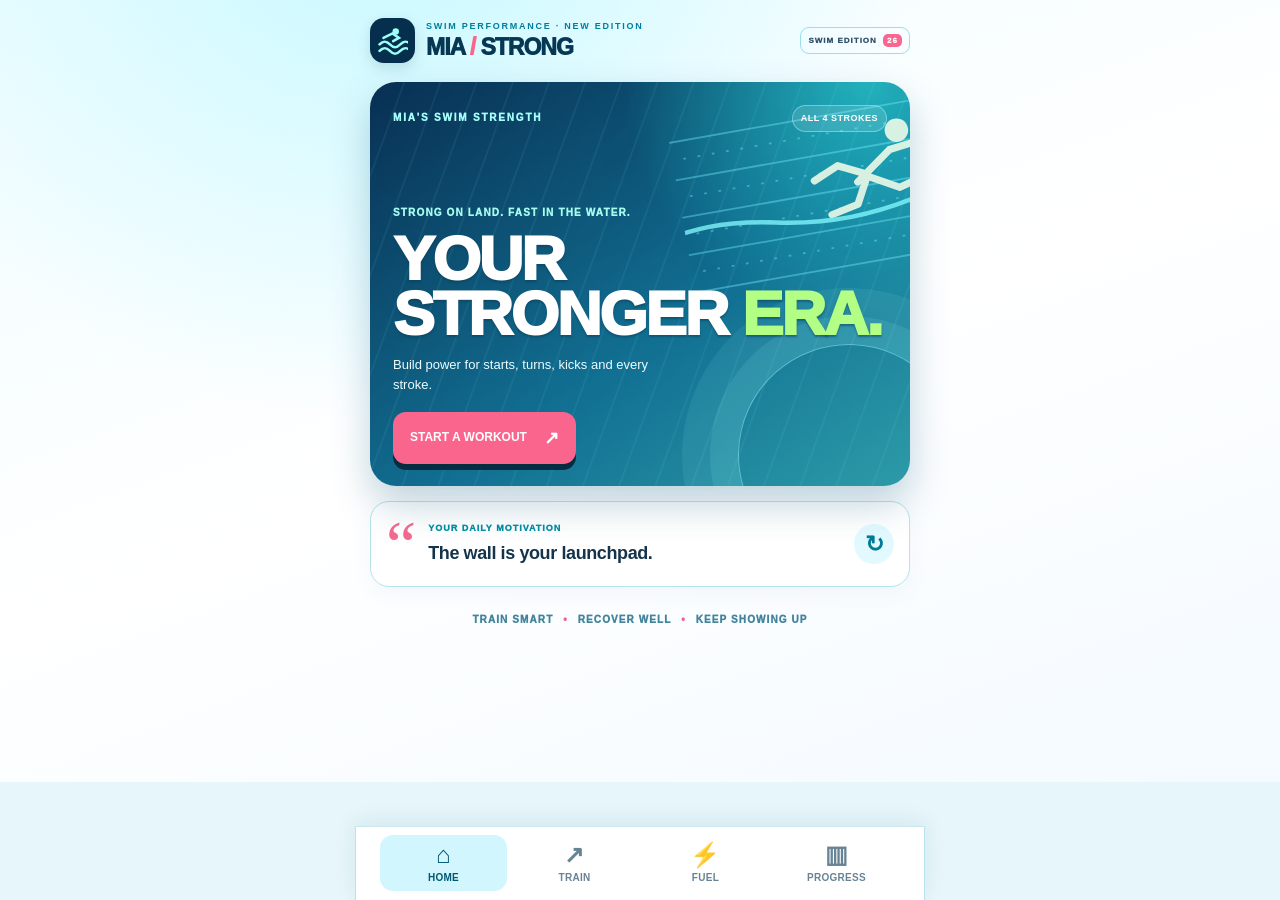
<file: mia.html>
<!doctype html>
<html lang="en">
<head>
<meta charset="utf-8">
<meta name="viewport" content="width=device-width,initial-scale=1,viewport-fit=cover">
<meta name="theme-color" content="#eafaff"><meta http-equiv="Cache-Control" content="no-cache, no-store, must-revalidate"><meta http-equiv="Pragma" content="no-cache"><meta http-equiv="Expires" content="0">
<meta name="apple-mobile-web-app-capable" content="yes">
<meta name="apple-mobile-web-app-status-bar-style" content="black-translucent">
<meta name="apple-mobile-web-app-title" content="MIA STRONG">
<meta name="description" content="MIA / STRONG beginner strength training for swimmers">
<meta name="mia-release" content="macros-20261121-1"><title>MIA / STRONG — Training + Photo Journal</title>
<style>
:root{color-scheme:dark;--bg:#0d1118;--panel:#1b2230;--muted:#a1aabe;--accent:#ff7896;--lime:#a5f8fb;--line:#313a4a;--white:#f6f8fd}
*{box-sizing:border-box}html{scroll-behavior:smooth}body{margin:0;background:var(--bg);background-image:radial-gradient(ellipse at 95% 0%,rgba(28,194,232,.22),transparent 40%),radial-gradient(ellipse at 0% 32%,rgba(250,113,148,.10),transparent 45%);color:var(--white);font:15px/1.45 -apple-system,BlinkMacSystemFont,Segoe UI,Roboto,Arial,sans-serif}button,input{font:inherit}button{cursor:pointer;touch-action:manipulation}a{color:var(--lime)}.app{max-width:530px;margin:auto;padding:22px 16px 110px}.micro{font-size:10px;letter-spacing:2.2px;font-weight:850;text-transform:uppercase;color:var(--accent)}.muted{color:var(--muted)}h1{font-size:40px;letter-spacing:-1.9px;line-height:1;margin:4px 0 10px}h2{font-size:24px;letter-spacing:-.7px;margin:0 0 8px}h3{font-size:18px;margin:0}p{margin:6px 0 12px}.top{display:flex;align-items:center;justify-content:space-between;margin-bottom:24px}.logo{box-shadow:0 8px 24px #ff789650;height:48px;width:48px;background:var(--accent);color:#11151d;border-radius:16px;display:grid;place-items:center;font-weight:1000;font-size:26px;transform:rotate(-6deg)}.card{background:var(--panel);border:1px solid var(--line);border-radius:20px;padding:18px;margin:12px 0}.hero{background:repeating-linear-gradient(100deg,rgba(85,224,241,.13) 0px,rgba(85,224,241,.13) 2px,transparent 2px,transparent 48px),linear-gradient(145deg,#244560 0%,#14283f 52%,#27243c 100%);padding:24px;border-radius:24px;border:1px solid #41485b;margin-bottom:20px} .hero .eyebrow{color:var(--lime);font-size:11px;font-weight:800;letter-spacing:1.5px}.hero h2{font-size:32px;line-height:1.05;margin:12px 0 10px}.hero p{font-size:14px;color:#c2c7d2}.pill{font-size:11px;padding:6px 9px;border-radius:999px;background:#343e4f;color:#e3e7ef;font-weight:750;white-space:nowrap}.stats{display:grid;grid-template-columns:repeat(3,minmax(0,1fr));gap:8px;margin:14px 0}.stat{background:#222b3b;border-radius:14px;padding:13px 10px}.stat b{display:block;color:var(--lime);font-size:25px}.stat span{color:#bac0ce;letter-spacing:1px;font-size:9px;font-weight:800}.btn{border:none;border-radius:14px;background:var(--accent);color:#181c27;padding:13px 16px;font-weight:900;display:inline-flex;align-items:center;justify-content:center;gap:8px;text-decoration:none}.btn.secondary{background:#343c4b;color:var(--white)}.btn.ghost{background:transparent;color:var(--white);border:1px solid #485164}.btn.full{width:100%}.btn.small{padding:8px 10px;font-size:12px;border-radius:10px}.btn:active{transform:scale(.98)}.line{height:1px;background:var(--line);margin:14px 0}.workoutPick{display:grid;grid-template-columns:1fr 1fr;gap:9px;margin-bottom:18px}.pick{border:1px solid #485165;background:#202734;border-radius:14px;color:#c7cedb;padding:13px 10px;font-weight:800;text-align:center}.pick.active{background:var(--accent);border-color:var(--accent);color:#171b24}.toprow{display:flex;justify-content:space-between;align-items:flex-start;gap:12px}.overline{font-size:10px;letter-spacing:1.5px;font-weight:850;color:var(--lime)}.progress{height:8px;border-radius:9px;background:#343e4f;overflow:hidden;margin:12px 0}.progress>i{display:block;height:100%;background:var(--lime);border-radius:9px;transition:width .25s}.exercise{background:#202837;border:1px solid #394355;border-radius:19px;padding:15px;margin:10px 0}.exhead{display:flex;align-items:center;gap:11px}.exnumber{flex:0 0 39px;height:39px;display:grid;place-items:center;background:#384154;color:var(--accent);border-radius:12px;font-size:18px;font-weight:1000}.exhead .names{flex:1;min-width:0}.exhead h3{font-size:16px;line-height:1.2}.exhead small{display:block;color:#adb6c6;margin-top:4px;font-size:12px}.recommend{font-size:12px;color:var(--lime);font-weight:700;margin:13px 0 6px}.weightrow{display:flex;align-items:center;justify-content:space-between;gap:8px;margin:8px 0 13px}.weightbox{display:flex;gap:7px;align-items:center}.weightbox input{width:76px;border:1px solid #495467;background:#111722;color:white;border-radius:11px;padding:9px 7px;text-align:center;font-size:16px;font-weight:800}.weightbox span{color:#cbd0db;font-size:11px;max-width:50px}.setrow{display:grid;grid-template-columns:1fr 1fr;gap:9px}.set{border:1px solid #4d5668;background:#313a4a;color:#f0f2f8;border-radius:11px;padding:12px 6px;font-weight:850}.set.checked{color:#17301c;background:var(--lime);border-color:var(--lime)}.instructions{padding:14px 0 0}.instructions ol{padding-left:22px;margin:8px 0 12px}.instructions li{margin-bottom:7px}.tip{background:#30394a;border-radius:12px;padding:12px;color:#d7e0ed;font-size:13px}.tip b{color:var(--lime)}.bottomnav{position:fixed;bottom:0;left:0;right:0;background:rgba(14,18,26,.98);border-top:1px solid #343b48;display:flex;align-items:center;justify-content:center;z-index:10;padding:10px 8px calc(10px + env(safe-area-inset-bottom))}.navinner{display:flex;gap:7px;max-width:520px;width:100%}.navinner button{flex:1;background:none;border:0;color:#aeb7c6;font-size:11px;font-weight:700;padding:5px 0}.navinner button.active{color:var(--lime)}.navinner span{display:block;font-size:21px;margin-bottom:2px}.view{display:none}.view.active{display:block}.history{display:grid;gap:9px}.historyItem{background:#242d3c;border-radius:13px;padding:13px;display:flex;justify-content:space-between;gap:12px}.notice{border-left:3px solid var(--accent);padding:11px 13px;background:#222938;border-radius:4px 12px 12px 4px;font-size:13px;color:#d0d5df;margin:14px 0}.empty{text-align:center;color:var(--muted);padding:35px 12px}.toast{position:fixed;left:50%;bottom:95px;transform:translateX(-50%);border-radius:12px;background:#e3fac2;color:#132014;padding:11px 15px;white-space:nowrap;font-weight:800;box-shadow:0 5px 26px #0009;z-index:99;display:none}.timer{position:fixed;right:16px;bottom:88px;z-index:15;background:var(--lime);color:#121a13;border:none;border-radius:999px;padding:9px 15px;font-weight:900;box-shadow:0 8px 24px #0008;font-variant-numeric:tabular-nums}.footnote{font-size:12px;color:#9eacbc}button:focus-visible,input:focus-visible{outline:2px solid var(--lime);outline-offset:3px}
@media(min-width:700px){.app{padding-top:36px}.bottomnav{max-width:530px;margin:auto;border-left:1px solid #343b48;border-right:1px solid #343b48}}


/* Swim-power update */
.hero{position:relative;overflow:hidden}.hero:after{content:"";position:absolute;right:-24px;bottom:-30px;width:170px;height:100px;border:2px solid rgba(105,236,253,.20);border-radius:50%;transform:rotate(-20deg);pointer-events:none}
.quoteCard{padding:15px 17px;margin:12px 0 19px;border:1px solid #4a7390;border-radius:18px;background:linear-gradient(105deg,#16394b,#1c2f44 70%,#313048);display:flex;align-items:center;gap:12px;flex-wrap:wrap}
.quoteText{font-size:19px;font-weight:850;line-height:1.24;flex:1 1 160px;letter-spacing:-.35px}.quoteCard .overline{width:100%}.quoteCard .btn{background:#2c5163;color:#d2fbff}
.carry{background:#1b3645;border-left:3px solid #70e2ff;color:#d2f4fc;padding:9px 11px;border-radius:3px 10px 10px 3px;font-size:12px;margin:12px 0}
.carry b{font-size:10px;letter-spacing:1px;color:#9bf5ff}
.fuelBanner{background:linear-gradient(115deg,#21495c,#3a3560);padding:15px;border:1px solid #56758e;border-radius:17px;display:flex;gap:12px;align-items:center;margin:14px 0}
.fuelForm{display:grid;grid-template-columns:1fr 1fr;gap:10px;margin:16px 0}
.fuelForm label{font-size:11px;font-weight:800;color:#c8d6e4;display:block}
.fuelForm small{font-weight:400;color:#a6b4c7}
.fuelForm input,.fuelForm select{appearance:auto;max-width:100%;width:100%;background:#111d2b;color:white;border:1px solid #55627a;border-radius:9px;padding:10px 9px;font-size:14px;margin-top:7px}
.fuelInputPair{display:grid;grid-template-columns:1fr 1fr;gap:7px}.fuelInputPair input{min-width:0}
.macroGrid{display:grid;grid-template-columns:repeat(3,1fr);gap:7px}
.macro{border:1px solid #3c6677;background:#1a3c4c;border-radius:13px;padding:12px 8px;min-width:0}
.macro strong{font-size:9px;letter-spacing:1px;color:#b7f1f9}
.macro b{font-size:15px;line-height:1.1;display:block;margin-top:8px;color:#fff;overflow-wrap:anywhere}
.macro small{display:block;font-size:10px;color:#c4d5dd;margin-top:6px}
.snackTags{display:flex;flex-wrap:wrap;gap:6px}.snackTags span{border-radius:999px;background:#283b51;border:1px solid #40546c;padding:7px 10px;font-size:12px}
@media(max-width:355px){.fuelForm{grid-template-columns:1fr}.macro{padding:9px 6px}.macro b{font-size:12px}}


/* V3 — distinct aquatic, bright training-app redesign */
:root{color-scheme:light;--bg:#ebfaff;--panel:#fff;--muted:#576579;--accent:#fc5c88;--lime:#27d0db;--line:#cbdde8;--white:#0b2941}
html{background:#e6f6fa}
body{background:linear-gradient(170deg,#eafcff 0%,#f8fdff 31%,#eaf4ff 100%);color:#102b43}
.app{max-width:570px;padding:18px 15px 125px}
.top{margin:0 0 19px;display:flex;align-items:center;gap:8px}
.brand-lockup{display:flex;align-items:center;gap:11px;min-width:0}
.brand-symbol{width:45px;height:45px;flex:0 0 45px;border-radius:14px;background:#052f4d;color:#9bfff8;display:flex;align-items:center;justify-content:center;box-shadow:0 5px 14px #073d5d25}
.brand-symbol svg{width:31px;height:31px}
.brand-eyebrow{font-size:9px;color:#007d9d;letter-spacing:1.75px;font-weight:900}
.top h1{color:#063753;margin:1px 0 0;font-size:23px;line-height:1.15;letter-spacing:-1px;font-weight:950;white-space:nowrap}
.top h1 span{color:#fc658a}
.header-tag{font-size:8px;color:#30516a;letter-spacing:1px;font-weight:950;border:1.5px solid #9cdeed;border-radius:9px;padding:7px;white-space:nowrap}
.header-tag span{background:#f96791;color:#fff;border-radius:5px;padding:2px 4px;margin-left:3px}
.micro{color:#007c99;font-size:10px;font-weight:950;letter-spacing:1.65px}
h2,h3{color:#0e304a}
.view>h2{color:#0c3552;font-size:33px;letter-spacing:-1.5px}
.muted{color:#587083}
.overline{color:#0085a4;font-weight:950}
.hero-swim{position:relative;border-radius:26px;min-height:360px;overflow:hidden;margin-bottom:14px;padding:23px 23px 22px;background:radial-gradient(circle at 92% 0,#2dd9d9aa 0,transparent 38%),linear-gradient(145deg,#082f52,#116f92 58%,#2c9ba8);box-shadow:0 18px 38px #07557540;color:#fff;border:0}
.hero-swim:before{content:"";position:absolute;inset:0;background:repeating-linear-gradient(110deg,transparent 0,transparent 31px,rgba(150,251,253,.08) 32px,transparent 34px);pointer-events:none}
.hero-swim:after{content:"";position:absolute;right:-50px;bottom:-80px;border:1px solid #98faff80;width:220px;height:220px;border-radius:50%;box-shadow:0 0 0 28px #a0ffff19,0 0 0 56px #a0ffff15}
.hero-topline{position:relative;z-index:3;display:flex;justify-content:space-between;align-items:center;gap:6px}
.hero-kicker{font-size:10px;font-weight:950;color:#a7fffb;letter-spacing:1.8px}
.hero-tag{font-size:9px;background:#ffffff20;padding:6px 8px;border:1px solid #b4fbff70;border-radius:99px;color:#fff;letter-spacing:.5px;font-weight:850}
.lane-art{position:absolute;right:-100px;top:22px;width:330px;height:190px;opacity:.85;transform:rotate(-10deg)}
.lane-art svg{width:100%;height:100%}
.hero-content{position:relative;z-index:3;margin-top:89px}
.hero-edition{color:#a6fbef;font-size:10px;font-weight:950;letter-spacing:1.15px}
.hero-swim h2{font-size:clamp(42px,12vw,67px);font-weight:1000;color:#fff;letter-spacing:-2.2px;line-height:.90;margin:10px 0 13px;text-shadow:0 2px 2px #0b3e5180}
.hero-swim h2 em{font-style:normal;color:#b3ff85}
.hero-swim p{max-width:340px;color:#ecfdff;font-size:13px;line-height:1.5;margin:0 0 18px}
.hero-action{background:#b3ff85;color:#062e43;font-size:12px;padding:13px 17px;border-radius:13px;box-shadow:0 6px 0 #052d42}
.hero-action span{margin-left:9px;font-size:18px}
.quoteCard{display:flex;gap:12px;flex-wrap:nowrap;align-items:center;background:#fff;border:1.5px solid #b6e4ec;padding:15px;margin:15px 0 26px;border-radius:19px;box-shadow:0 7px 22px #0757770b}
.quote-sigil{font-family:Georgia,serif;font-size:68px;line-height:.75;color:#f56a90;align-self:flex-start;margin-top:3px}
.quote-copy{flex:1;min-width:0}.quote-copy .overline{font-size:9px;color:#038ea6;letter-spacing:1px}.quoteText{font-size:18px;color:#15344b;font-weight:900;letter-spacing:-.4px;line-height:1.25;margin:6px 0 2px}
.quote-refresh{border:0;border-radius:50%;background:#e2faff;color:#027c96;font-size:23px;width:40px;height:40px;flex:0 0 40px;font-weight:900}
.section-title{display:flex;align-items:end;justify-content:space-between;margin:19px 0 12px;gap:7px}.section-title h2{font-size:28px;color:#082f4b;letter-spacing:-1px;margin:3px 0 0;line-height:1.1}.section-index{font-size:10px;font-weight:950;color:#3e88a2;white-space:nowrap}
.workout-tiles{display:grid;grid-template-columns:1fr 1fr;gap:10px}
.workout-tile{border:0;position:relative;min-height:211px;border-radius:20px;padding:15px 12px 12px;text-align:left;display:flex;flex-direction:column;align-items:flex-start;overflow:hidden;box-shadow:0 9px 22px #0b416225;transition:transform .1s}
.workout-tile:active{transform:scale(.98)}
.tile-start{background:linear-gradient(145deg,#f8649a 0,#f64e78 65%,#f94274 100%);color:#fff}
.tile-pull{background:linear-gradient(145deg,#15c1d4,#009cb4 75%);color:#fff}
.workout-tile:before{content:"";width:170px;height:170px;border-radius:50%;border:2px solid #ffffff35;position:absolute;right:-75px;top:28px;box-shadow:0 0 0 19px #ffffff12,0 0 0 37px #ffffff0d}
.tile-eyebrow{font-size:9px;font-weight:950;letter-spacing:1.4px;opacity:.85}
.tile-glyph{font-size:41px;font-weight:850;position:absolute;right:17px;top:28px;color:#ffffff75}
.workout-tile strong{font-weight:1000;font-size:25px;letter-spacing:-1px;line-height:1.05;margin:auto 0 8px;position:relative;z-index:1}
.workout-tile small{font-size:10px;font-weight:700;line-height:1.25;color:#fff;margin-bottom:15px}
.tile-footer{width:100%;display:flex;justify-content:space-between;border-top:1px solid #ffffff70;padding-top:9px;font-size:10px;font-weight:950;letter-spacing:1px}
.tile-footer span{font-size:16px;line-height:1}
.skill-strip{margin:13px 0 28px;background:#dff8ff;border:1px solid #a6dbe6;border-radius:16px;padding:12px 13px}
.skill-head{font-size:9px;letter-spacing:1.5px;font-weight:950;color:#007896;margin-bottom:8px}
.skill-row{display:grid;grid-template-columns:repeat(4,1fr);gap:5px}
.skill-row span{font-size:10px;font-weight:950;text-align:center;color:#0e6a7c;background:#f7ffff;border:1px solid #b2e8e9;border-radius:8px;padding:8px 1px}
.section-title-lower{margin-top:26px}
.feature-tile{display:flex;align-items:center;width:100%;border:0;gap:12px;padding:17px;background:linear-gradient(112deg,#12365e,#24466e);color:#fff;border-radius:20px;text-align:left;box-shadow:0 10px 24px #14345f22}
.feature-icon{font-size:29px;width:52px;height:52px;background:#ffffff16;border-radius:16px;display:grid;place-items:center;flex:0 0 52px}
.feature-copy{display:flex;flex-direction:column;flex:1;min-width:0}
.feature-copy>span{font-size:9px;letter-spacing:1px;color:#aefaf4;font-weight:900}
.feature-copy strong{font-size:19px;letter-spacing:-.4px;color:#fff;margin:3px 0}
.feature-copy small{font-size:11px;color:#d2eff2;line-height:1.3}
.feature-arrow{font-size:23px;color:#b6ff86}
.home-progress{margin:13px 0 20px;border:1px solid #bfdfeb;background:#fff;border-radius:18px;padding:17px}
.home-progress h3{font-size:18px;margin:5px 0}
.home-progress .pill{background:#d9f5f9;color:#087b95}
.home-progress .muted{font-size:13px;margin:9px 0}
.text-link{background:none;border:0;padding:5px 0;color:#ec4e7c;font-weight:950;letter-spacing:.5px;font-size:11px}
.notice{background:#e1f4fc;border-left:4px solid #00afc8;color:#496073}
.btn{background:#fa658d;color:#fff}.btn.secondary{background:#d6f7f9;color:#087991}.btn.ghost{color:#17607b;border-color:#8abbcd}
.pill{background:#ddf5fa;color:#0c7892}
.card,.exercise{background:#fff;color:#16374f;border:1px solid #c5e0ea;box-shadow:0 4px 14px #246d9610}
.card h2,.card h3,.exercise h3{color:#0e354c}
.card .muted{color:#597184}
.view>.card{border-radius:18px}
.pick{color:#20647b;border-color:#afd7e5;background:#e4f8fb}
.pick.active{color:#fff;background:#0a91b6;border-color:#0a91b6}
.exercise{background:#fff;border-radius:18px;margin:13px 0;padding:15px}
.exnumber{background:#d6f7fb;color:#007b99}
.exhead .names h3{color:#12384e}
.exhead small{color:#647b8d}
.recommend{color:#007f98}
.carry{background:#ecfbfe;color:#285569;border-left-color:#20bfe0}
.carry b{color:#067c98}
.weightbox input,.fuelForm input,.fuelForm select{background:#f3fbff;border:1px solid #bddae5;color:#12354b}
.weightbox span{color:#6f8291}
.set{background:#edf8fc;border:1px solid #b2d8e3;color:#0b718d}
.set.checked{background:#b2ff87;color:#194b24;border-color:#6fd352}
.tip{background:#e5f7fe;color:#254c62}
.tip b{color:#007f99}
.progress{background:#deeff4}.progress>i{background:#ff648f}
.fuelBanner{background:linear-gradient(110deg,#12b2d0,#1a82ad);border:0;color:#fff}
.fuelBanner div{color:#fff}
.macro{background:#e9faff;border-color:#adddeb}
.macro strong{color:#008da3}
.macro b{color:#093953}
.macro small{color:#577d89}
.fuelForm label{color:#315971}
.fuelForm small{color:#577b8c}
.snackTags span{background:#eaf9fc;border-color:#b7dce7;color:#17536d}
.historyItem{background:#eaf8fc;color:#11384b}
.empty{color:#577b8c}
.footnote{color:#557188}
.bottomnav{background:rgba(255,255,255,.98);box-shadow:0 -4px 20px #10567316;border-top:1px solid #cae8ef}
.navinner{gap:4px}
.navinner button{font-size:10px;border-radius:12px;color:#678394;padding:6px 0}
.navinner button span{font-size:23px;line-height:1.15}
.navinner button.active{background:#d7f7fb;color:#00819c}
.timer{background:#fd6590;color:#fff;box-shadow:0 5px 15px #fe659070}
@media(min-width:700px){.bottomnav{border-left:1px solid #bce4ee;border-right:1px solid #bce4ee}}
@media(max-width:360px){.app{padding-left:10px;padding-right:10px}.top h1{font-size:19px}.header-tag{font-size:7px}.hero-swim{padding:18px;min-height:347px}.hero-swim h2{font-size:40px}.workout-tile strong{font-size:21px}.quoteText{font-size:16px}}


/* MIA STRONG v4: bold phone-first train flow */
:root{--pink:#fc5685;--aqua:#12bcd4;--navy:#0d3556;--limepop:#baff88}
body{background:radial-gradient(ellipse at 30% -100px,#c7f9ff 0,transparent 42%),linear-gradient(160deg,#effcff 0%,#fff 48%,#f4faff 100%)}
.app{padding-bottom:130px}
.section-kicker{color:#0495b0;font-size:10px;font-weight:1000;letter-spacing:1.8px}
.train-top{display:flex;justify-content:space-between;align-items:center;gap:8px;margin:7px 0 3px}
.train-top h2{font-size:33px;line-height:1.05;letter-spacing:-1.4px;color:#092f4c;margin:0}
.help-link{font-size:12px;font-weight:900;color:#008ba6;background:#daf8fb;border:1px solid #b8ebf1;padding:10px 12px;border-radius:999px;white-space:nowrap}
.train-intro{font-size:13px;line-height:1.5;margin:9px 0 15px;max-width:410px}
.workoutPick{gap:9px;margin:0 0 12px}
.pick{font-size:12px;font-weight:950;border-radius:14px;padding:14px 8px;background:#f1fbfd;border:1.5px solid #b5dae8;color:#38657d;box-shadow:0 3px 0 #c4e2e7}
.pick.active{border-color:#082c4e;background:#103c65;color:#f8ffff;box-shadow:0 4px 0 #06253b}
.train-status{background:linear-gradient(115deg,#093b66,#0c668c);padding:17px 17px 16px;border-radius:19px;color:#fff;box-shadow:0 9px 23px #0b639829}
.train-status h3{color:#fff;font-size:22px;margin:3px 0 0;letter-spacing:-.7px;line-height:1.1}
.train-status .overline{color:#93edff}
.train-status .pill{background:#ffffff2b;color:#fff;font-size:10px}
.train-status p{color:#c8f6fa;font-size:12px;margin:9px 0}
.train-status .progress{background:#17455f;height:10px;margin:11px 0 0;border-radius:999px}
.train-status .progress i{background:linear-gradient(90deg,#4befed,#c2ff88)}
.move-nav-label{display:flex;align-items:center;justify-content:space-between;gap:8px;margin:22px 0 9px}
.move-nav-label b{font-size:11px;color:#0d7793;letter-spacing:1.2px;font-weight:1000}
.move-nav-label span{font-size:10px;color:#738b99}
.move-dots{display:grid;grid-template-columns:repeat(6,minmax(0,1fr));gap:8px;margin-bottom:15px}
.move-dot{aspect-ratio:1;border:1.5px solid #bbd9e4;border-radius:12px;background:#fff;color:#6791a1;font-size:15px;font-weight:1000;box-shadow:0 3px 0 #c8e1e9}
.move-dot.selected{color:#fff;background:#fe5987;border-color:#e14b7a;box-shadow:0 4px 0 #bf3865}
.move-dot.complete:not(.selected){color:#046d6d;background:#b4ffec;border-color:#45d5c9}
.move-dot.selected.complete{background:#e85788}
.focus-exercise{overflow:hidden;border-radius:24px;background:#fff;border:1px solid #d0e1ee;box-shadow:0 13px 32px #15587922;margin-bottom:13px}
.ex-label{padding:20px 20px 0;display:flex;align-items:center;justify-content:space-between;gap:8px}
.ex-label>span:first-child{color:#e64f7c;font-size:10px;letter-spacing:1.4px;font-weight:1000}
.ex-goal{max-width:65%;text-align:right;font-size:10px;font-weight:850;color:#197e9b}
.focus-exercise>h2{margin:7px 20px 14px;font-weight:1000;font-size:clamp(28px,7vw,35px);letter-spacing:-1.3px;color:#0b3652;line-height:1.05}
.reps-banner{display:flex;justify-content:space-between;align-items:center;margin:0 20px 14px;border-radius:14px;background:linear-gradient(100deg,#ff5688,#fa7c8e);color:#fff;padding:14px 15px;box-shadow:0 6px 15px #f3578732}
.reps-banner small{display:block;font-size:9px;letter-spacing:1.4px;font-weight:950}
.reps-banner strong{display:block;font-size:22px;letter-spacing:-.4px;line-height:1.1;margin-top:4px}
.reps-symbol{font-size:34px;color:#fff7;font-weight:900}
.ex-why{background:#d7f7fa;border-top:1px solid #b0e9eb;border-bottom:1px solid #b0e9eb;padding:12px 20px}
.ex-why span{color:#047990;font-weight:1000;letter-spacing:1.1px;font-size:10px}
.ex-why p{color:#245d75;font-size:13px;line-height:1.45;margin:5px 0 0}
.coach-section{padding:19px 20px}
.coach-section h3,.lift-section h3{font-size:18px;letter-spacing:-.5px;color:#0d3852;margin:0 0 9px}
.coach-section ol{counter-reset:move;list-style:none;padding:0;margin:0 0 12px;display:grid;gap:11px}
.coach-section li{counter-increment:move;display:flex;align-items:flex-start;gap:11px;font-size:13px;color:#3c5a6e;line-height:1.4}
.coach-section li:before{content:counter(move);background:#e7f7fc;border:1px solid #b7e4ec;color:#087a96;border-radius:50%;width:23px;height:23px;flex:0 0 23px;display:grid;place-items:center;font-weight:900;font-size:11px}
.coach-tip{background:#f5f8ff;padding:11px 12px;border-radius:11px;border-left:3px solid #ff7291;margin:15px 0 10px}
.coach-tip b{font-size:10px;color:#d54c7b;letter-spacing:1px}
.coach-tip p{font-size:12px;color:#4f6377;margin:4px 0 0}
.watch-link{background:#0e3556;border-radius:12px;display:flex;justify-content:space-between;padding:12px;color:#fff;font-size:12px;font-weight:900;text-decoration:none}
.watch-link span{font-size:16px;color:#b7ff88}
.lift-section{background:#f0fcff;padding:19px 20px 21px;border-top:1px solid #c7e9f2}
.lift-head h3{margin-bottom:2px}
.lift-head small{font-size:10px;color:#218199;font-weight:800;line-height:1.35;display:block}
.lift-entry{display:flex;justify-content:space-between;align-items:center;gap:12px;margin:12px 0 18px}
.lift-entry>label{font-size:13px;color:#285a73;font-weight:800}
.lift-entry .weightbox{display:flex;align-items:center;gap:7px}
.lift-entry .weightbox input{width:79px;min-height:46px;background:#fff;font-size:20px;font-weight:1000;color:#092b47;border:2px solid #9edbe9;border-radius:12px}
.lift-entry .weightbox span{font-size:10px;color:#456c83;max-width:74px}
.check-label{font-size:10px;font-weight:1000;letter-spacing:1.1px;color:#538296;margin-bottom:9px}
.setrow{gap:10px}
.set{padding:14px 7px;border-radius:13px;min-height:56px;color:#0e8098;background:#fff;border:2px solid #aee1eb;font-size:12px;font-weight:950;box-shadow:0 4px 0 #c4e7ec}
.set.checked{background:#baff91;color:#164c36;border-color:#83df70;box-shadow:0 4px 0 #78bb67}
.step-actions{display:grid;grid-template-columns:1fr 1.35fr;gap:10px;margin:10px 0}
.step-actions .btn{padding:15px 9px;border-radius:15px;font-size:14px;min-height:53px}
.step-actions .btn:not(.secondary){background:#fa5886;color:#fff;box-shadow:0 4px 0 #d6406c}
.step-actions .btn.secondary{background:#d7f5fa;color:#135a74;border:1px solid #b6e1e9}
.step-actions button:disabled{opacity:.45;cursor:default}
.training-tools{display:flex;align-items:center;justify-content:space-between;gap:8px;background:#e5faff;border-radius:15px;padding:11px 12px;margin:13px 0}
.rest-inline{background:#0e4265;color:#fff;padding:11px 13px;border-radius:11px;border:0;font-size:12px;font-weight:900;flex:0 0 auto}
.training-tools span{font-size:10px;color:#47768b;line-height:1.3}
.save-panel{background:#fff;border:1px solid #c6e4ef;border-radius:19px;padding:16px;margin:16px 0 20px;text-align:center;box-shadow:0 8px 23px #105e8320}
.save-panel .btn{background:#1bcdcc;color:#0b3449;font-size:15px;min-height:54px;box-shadow:0 4px 0 #0e9ba8}
.reset-link{margin:13px auto 8px;display:block;background:none;border:0;color:#7e8399;font-size:12px;font-weight:750;text-decoration:underline;text-underline-offset:3px}
.save-panel .footnote{font-size:11px;color:#718796;line-height:1.45;margin:6px 0 0}
#progressView .stat{background:linear-gradient(145deg,#073a58,#107d92);border:0;box-shadow:0 8px 22px #08506c26}
#progressView .stat b{color:#baff8b}
#progressView .stat span{color:#dcfaff}
#progressView .historyItem{border:1px solid #c7e5ea}
#fuel>.overline,#progressView>.overline,#learn>.overline{margin-top:10px}
#fuel .card,#learn .card,#progressView .card{border-radius:18px}
#fuel .card{box-shadow:0 7px 20px #137fae12}
#fuel .card:nth-of-type(2){border-top:5px solid #20c2d3}
#fuel .card:nth-of-type(3){border-top:5px solid #fc5a88}
#fuel .card:nth-of-type(4){border-top:5px solid #b3ea7c}
#fuel .card:nth-of-type(5){border-top:5px solid #ffb26e}
#learn .card{border-left:4px solid #17bdd1}
#learn .card h3{font-size:17px}
.bottomnav{max-width:570px}
.navinner{width:100%;display:grid;grid-template-columns:repeat(4,minmax(0,1fr));gap:4px}
.navinner button{min-height:55px;font-size:10px;letter-spacing:.3px;font-weight:900;border-radius:13px}
.navinner button span{font-size:24px}
.navinner button.active{color:#005972;background:#d1f6fd}
.bottomnav{padding:8px 10px calc(9px + env(safe-area-inset-bottom))}
.toast{background:#073a55;color:#fff;border:1px solid #a7eaf0}
@media(max-width:360px){
.move-dots{gap:5px}.focus-exercise>h2{font-size:27px}
.ex-label,.coach-section,.lift-section{padding-left:14px;padding-right:14px}
.reps-banner{margin-left:14px;margin-right:14px}
.ex-why{padding-left:14px;padding-right:14px}
.set{font-size:10px}.training-tools{flex-direction:column;align-items:stretch}
}


.warmup-hint{display:flex;align-items:center;gap:8px;background:#e8ffda;color:#336b52;border:1px solid #b5e7b0;border-radius:12px;padding:9px 11px;font-size:11px;font-weight:850;line-height:1.3;margin:2px 0 14px}
.warmup-hint span:first-child{font-size:18px}
.history-session{border:1px solid #b7e1eb;background:#f3fcff;border-radius:14px;margin:8px 0;overflow:hidden}
.history-session summary{display:flex;align-items:center;justify-content:space-between;padding:14px;cursor:pointer;gap:8px;list-style:none}
.history-session summary::-webkit-details-marker{display:none}
.history-session summary span{display:grid;gap:4px}
.history-session summary b{font-size:13px;color:#12384f}
.history-session summary small{font-size:11px;color:#668398}
.history-session summary strong{font-size:11px;white-space:nowrap;color:#1187a1}
.history-session summary strong span{display:inline;margin-left:5px;font-size:17px}
.history-detail{border-top:1px solid #c8e7f0;padding:3px 13px 9px;background:#fff}
.history-detail>div{display:flex;justify-content:space-between;gap:8px;padding:10px 0;border-bottom:1px solid #e5eff5;font-size:11px;color:#275c76}
.history-detail>div:last-child{border-bottom:0}
.history-detail b{color:#0d4b66;text-align:right}


/* v5: focused home / mobile Fuel rebuild */
.home-hero{min-height:330px}
.home-hero .hero-content{margin-top:74px}
.home-hero .lane-art{top:13px}
.home-hero h2{font-size:clamp(40px,11vw,62px)}
.home-hero p{max-width:280px}
.home-footer-note{font-size:10px;font-weight:950;letter-spacing:1.1px;color:#42849c;text-align:center;margin:24px 0}
.home-footer-note span{color:#f55d88;margin:0 6px}
#fuel{color:#113a52}
#fuel .fuel-page-top{border-radius:24px;background:linear-gradient(145deg,#084367 0%,#0798b8 80%);padding:22px 20px 19px;color:#fff;margin-bottom:14px;position:relative;overflow:hidden}
#fuel .fuel-page-top:after{content:"";position:absolute;width:180px;height:180px;border:1px solid #b4ffff55;right:-65px;top:-55px;border-radius:50%;box-shadow:0 0 0 22px #caffff0d,0 0 0 45px #caffff09}
#fuel .fuel-page-top .fuel-eyebrow{font-size:10px;font-weight:950;letter-spacing:1.5px;color:#bbfff0}
#fuel .fuel-page-top h2{font-size:clamp(32px,9vw,44px);letter-spacing:-1.5px;line-height:1.02;color:#fff;margin:12px 0}
#fuel .fuel-page-top h2 em{color:#bdff8c;font-style:normal}
#fuel .fuel-page-top p{color:#e6fbff;margin:0;font-size:13px;max-width:260px}
#fuel .fuel-day-card,#fuel .fuel-calc-card{background:#fff;border:1px solid #c6e7ed;border-radius:21px;padding:20px 18px;margin:13px 0;box-shadow:0 8px 22px #1c6c9520;min-width:0}
#fuel .fuel-step{color:#008da5;font-size:10px;letter-spacing:1.2px;font-weight:950}
#fuel .fuel-day-card h3,#fuel .fuel-calc-card h3{font-size:22px;line-height:1.15;margin:8px 0 14px;letter-spacing:-.6px;color:#113a52}
#fuel .fuel-label{color:#285c74;font-size:13px;font-weight:850;display:block;margin:10px 0 7px}
#fuel .fuel-label span{font-weight:500;font-size:11px;color:#6a8798}
#fuel .fuel-day-card select,#fuel .fuel-weight-row input,#fuel .fuel-weight-row select,#fuel .fuel-height-row input{display:block;width:100%;min-width:0;box-sizing:border-box;appearance:auto;border:1.5px solid #a9d7e4;border-radius:13px;background:#f4fbfe;color:#11354a;font-size:16px;padding:12px 13px;height:51px;line-height:1.3}
#fuel .fuel-day-card select{font-size:14px}
#fuel .fuel-quick{background:#e2fbff;border:1px solid #b8e6ef;border-radius:16px;padding:14px;display:flex;align-items:start;gap:11px;margin-top:14px}
#fuel .fuel-quick-symbol{background:#b0f2fa;flex:0 0 40px;height:40px;display:grid;place-items:center;border-radius:12px;font-size:22px}
#fuel .fuel-quick strong{display:block;color:#09657f;font-size:14px}
#fuel .fuel-quick p{font-size:12px;color:#38677a;line-height:1.5;margin:4px 0 0}
#fuel .fuel-short{font-size:13px;color:#5f7587;line-height:1.45;margin:0 0 14px}
#fuel .fuel-weight-row{display:grid;grid-template-columns:minmax(0,1fr) 95px;gap:10px;width:100%;max-width:100%}
#fuel .fuel-weight-row select{font-weight:800}
#fuel .fuel-weight-row input::placeholder{color:#8197a7}
#fuel .fuel-height-details,#fuel .fuel-notes,#fuel .fuel-more{background:#effbff;border:1px solid #c9e7ed;border-radius:13px;margin:15px 0}
#fuel details summary{cursor:pointer;color:#147c96;font-weight:850;font-size:12px;padding:14px;list-style:none}
#fuel details summary::-webkit-details-marker{display:none}
#fuel .fuel-height-row{display:grid;grid-template-columns:1fr 1fr;gap:10px;padding:0 14px}
#fuel .fuel-height-row label{font-size:12px;color:#37677a;font-weight:750}
#fuel .fuel-height-row input{margin-top:7px}
#fuel .fuel-height-details p,#fuel .fuel-notes p{font-size:12px;color:#547486;line-height:1.5;margin:8px 14px 14px}
#fuel .fuel-macro-heading{color:#147b96;font-weight:950;letter-spacing:1.1px;font-size:10px;margin:18px 0 9px}
#fuel .macroGrid{display:grid;grid-template-columns:1fr;gap:8px}
#fuel .macro{display:grid;grid-template-columns:minmax(0,1fr) auto;grid-template-rows:auto auto;column-gap:14px;align-items:center;background:#e6f9fc;border:1px solid #b4e0e9;padding:12px 14px;border-radius:14px;min-width:0}
#fuel .macro strong{grid-column:1;grid-row:1;font-size:11px;font-weight:950;color:#0687a0;letter-spacing:1px}
#fuel .macro b{grid-column:2;grid-row:1 / 3;font-size:21px;color:#083d56;text-align:right;white-space:normal;line-height:1.15}
#fuel .macro small{grid-column:1;grid-row:2;font-size:11px;margin:3px 0 0;color:#5b7c8a}
#fuel .fuel-explain{color:#637e8d;font-size:12px;margin:12px 0}
#fuel .fuel-snack-heading{margin:24px 0 11px}
#fuel .fuel-snack-grid{display:grid;grid-template-columns:1fr 1fr;gap:10px}
#fuel .fuel-snack-card{border-radius:17px;padding:15px 13px;min-width:0;box-shadow:0 7px 18px #296e9a1c}
#fuel .fuel-snack-card.before{background:#fce4ef;border:1px solid #ffbfda}
#fuel .fuel-snack-card.after{background:#d6f9f1;border:1px solid #abe9d5}
#fuel .fuel-food-icon{font-size:27px;margin-bottom:8px}
#fuel .fuel-food-label{font-weight:950;letter-spacing:.8px;font-size:9px;color:#36728a}
#fuel .fuel-snack-card h3,#fuel .fuel-meet-card h3{margin:6px 0;color:#0d3c52;font-size:18px}
#fuel .fuel-snack-card p,#fuel .fuel-meet-card p{font-size:12px;line-height:1.45;color:#355e70;margin:0}
#fuel .fuel-meet-card{display:flex;align-items:start;gap:13px;background:#fff4df;border:1px solid #f9dda3;border-radius:17px;padding:17px;margin-top:10px}
#fuel .fuel-meet-card>span{font-size:29px}
#fuel .fuel-more{margin:15px 0 30px}
#fuel .fuel-more>div{padding:0 14px 14px}
#fuel .fuel-more p{color:#365d71;font-size:12px;line-height:1.5}
#fuel .fuel-sources{font-size:11px}
#fuel a{color:#007f9c}
@media(max-width:350px){#fuel .fuel-weight-row{grid-template-columns:minmax(0,1fr) 77px;gap:7px}#fuel .fuel-snack-grid{grid-template-columns:1fr}}


/* Private progress photo journal */
[hidden]{display:none!important}
.photo-progress-card{padding:0 0 15px;margin:15px 0 22px;background:#fff;border:1px solid #bee1ec;border-radius:23px;overflow:hidden;box-shadow:0 8px 25px #1a729019;color:#143c55}
.photo-header{display:flex;justify-content:space-between;align-items:flex-start;gap:10px;padding:20px 17px 12px}
.photo-header>div{min-width:0;flex:1}
.photo-eyebrow{font-size:10px;font-weight:950;letter-spacing:1.4px;color:#149eb1}
.photo-header h3{font-size:25px;font-weight:1000;letter-spacing:-1px;line-height:1.1;color:#113950;margin:6px 0}
.photo-header p{font-size:12px;color:#648294;line-height:1.4;margin:0}
.photo-count{background:#d6faf4;border:1px solid #a3e7df;font-size:10px;font-weight:900;color:#137f83;border-radius:99px;padding:6px 8px;white-space:nowrap}
.photo-upload-zone{margin:4px 17px 19px;border:2px dashed #82d5df;border-radius:19px;padding:24px 15px;text-align:center;background:linear-gradient(150deg,#e9feff,#f3fcff 70%,#ffeef4)}
.photo-camera-icon{margin:auto auto 10px;display:grid;place-items:center;border-radius:14px;background:#16b4c6;color:#fff;width:47px;height:47px;font-size:28px;box-shadow:0 5px 13px #0b9fb64a}
.photo-upload-title{font-size:17px;font-weight:1000;letter-spacing:-.4px;color:#103a54}
.photo-upload-hint{font-size:12px;color:#54798e;max-width:280px;margin:7px auto 15px}
.photo-upload-btn{display:inline-flex;justify-content:center;align-items:center;border:0;border-radius:13px;background:#f85b8b;color:#fff;font-size:13px;font-weight:950;padding:13px 18px;cursor:pointer;box-shadow:0 4px 0 #c73f69}
.photo-visually-hidden{position:absolute;width:1px;height:1px;opacity:0;overflow:hidden;clip-path:inset(50%);white-space:nowrap}
.photo-pending{margin:0 17px 17px;background:#ecfaff;border:1px solid #c1e4ef;border-radius:17px;padding:12px}
.photo-pending img{display:block;width:100%;height:210px;object-fit:contain;border-radius:12px;background:#13374d}
.photo-form{display:grid;gap:7px;margin-top:13px}
.photo-form label{font-size:12px;color:#275e78;font-weight:850}
.photo-form label span{color:#7899a6;font-weight:500}
.photo-form input{width:100%;min-width:0;font-size:16px;background:#fff;color:#13425c;border:1px solid #b8dbe7;border-radius:11px;padding:12px}
.photo-form-actions{display:grid;grid-template-columns:1.4fr 1fr;gap:9px;margin-top:8px}
.photo-save{background:#f65c87;color:#fff}
.photo-gallery-top{display:flex;align-items:center;justify-content:space-between;margin:0 17px 10px;font-weight:1000;letter-spacing:1px;font-size:10px;color:#167d92}
.photo-gallery-top span:last-child{font-size:11px;font-weight:850;color:#6691a1;letter-spacing:0}
.photo-gallery{display:grid;grid-template-columns:repeat(2,minmax(0,1fr));gap:10px;padding:0 17px}
.photo-gallery-item{display:block;background:#f1fbff;border:1px solid #cae4ed;border-radius:15px;overflow:hidden;text-align:left;min-width:0;cursor:pointer;padding:0;color:#10455e}
.photo-gallery-item:focus-visible,.photo-upload-btn:focus-visible{outline:3px solid #0b85a4;outline-offset:2px}
.photo-gallery-item img{width:100%;height:135px;object-fit:cover;display:block}
.photo-gallery-caption{display:block;padding:10px 10px 12px}
.photo-gallery-caption b{display:block;font-size:12px;color:#0b5673}
.photo-gallery-caption small{font-size:11px;color:#637e8c;line-height:1.35;display:block;margin-top:4px;white-space:nowrap;text-overflow:ellipsis;overflow:hidden}
.photo-empty{text-align:center;padding:26px 13px 29px;margin:0 17px 13px;border-radius:13px;background:#effaff;color:#678899;font-size:13px}
.photo-status{padding:0 17px;margin:7px 0;font-size:12px;color:#b83f60;font-weight:750}
.photo-status:empty{display:none}
.photo-private-note{display:flex;align-items:flex-start;gap:10px;margin:15px 17px 0;background:#f5f7fc;border-radius:12px;padding:12px}
.photo-private-note>span{font-size:19px;color:#5b92b1}
.photo-private-note p{margin:0;color:#63798b;line-height:1.45;font-size:11px}
.photo-private-note b{color:#346980}
.photo-dialog{max-width:min(95vw,560px);max-height:90vh;width:100%;border:0;padding:12px;border-radius:20px;background:#fff;color:#123e56;box-shadow:0 20px 55px #0006}
.photo-dialog::backdrop{background:rgba(8,28,47,.83)}
.photo-dialog-actions{display:flex;justify-content:flex-end}
.photo-dialog button{cursor:pointer}
.photo-dialog-actions button{background:#e6f8fc;color:#126f84;border:0;padding:9px 12px;border-radius:10px;font-weight:850}
.photo-dialog img{width:100%;max-height:55vh;object-fit:contain;display:block;background:#0f3246;border-radius:12px}
.photo-dialog-meta{padding:10px 6px}
.photo-dialog-meta b{font-size:14px}.photo-dialog-meta p{font-size:13px;color:#547b8e}
.photo-dialog-controls{display:grid;grid-template-columns:1fr 1fr;gap:9px}
.photo-dialog-controls a,.photo-dialog-controls button{display:flex;align-items:center;justify-content:center;text-align:center;text-decoration:none;border-radius:12px;font-size:12px;font-weight:900;padding:13px 10px;border:0}
.photo-dialog-controls a{background:#b5f4eb;color:#0e6f73}
.photo-dialog-controls button{background:#ffe2e9;color:#bc4069}
@media(max-width:350px){.photo-gallery{grid-template-columns:1fr}.photo-dialog-controls{grid-template-columns:1fr}}


/* Dedicated macros log above the optional training-fuel guide */
#fuel .mia-macro-reference{background:#eaf7fc;border:1px solid #b9dfe8;border-radius:16px;margin:14px 0 18px;overflow:hidden}
#fuel .mia-macro-reference>summary{list-style:none;display:flex;justify-content:space-between;align-items:center;gap:9px;color:#1b5871;font-size:11px;font-weight:950;letter-spacing:.7px;cursor:pointer;padding:15px 13px}
#fuel .mia-macro-reference>summary::-webkit-details-marker{display:none}
#fuel .mia-macro-reference>summary span{color:#578194;font-size:10px;font-weight:600;letter-spacing:0}
#fuel .mia-macro-reference>.fuel-calc-card{margin:0 9px 10px;border-radius:14px;box-shadow:none}
#fuel .foodscan-card[data-food-mode="mia"]{margin-top:16px;margin-bottom:13px}
</style>
<meta name="build-edition" content="MIA-ROOT-20261120"><link rel="stylesheet" href="./food-scanner.css?v=20261121-4"></head>
<body>
<div class="app">
<header class="top"><div class="brand-lockup"><div class="brand-symbol"><svg viewBox="0 0 48 48" aria-hidden="true"><path d="M4 30c6-6 10-6 16 0s10 6 16 0 10-6 16 0M4 40c6-6 10-6 16 0s10 6 16 0 10-6 16 0" fill="none" stroke="currentColor" stroke-width="4" stroke-linecap="round"/><circle cx="29" cy="10" r="5" fill="currentColor"/><path d="M10 20 24 13 34 20 25 25" fill="none" stroke="currentColor" stroke-width="4" stroke-linecap="round"/></svg></div><div><div class="brand-eyebrow">SWIM PERFORMANCE · NEW EDITION</div><h1>MIA<span> / </span>STRONG</h1></div></div><div class="header-tag">SWIM EDITION <span>26</span></div></header>

<section id="home" class="view active">
  <div class="hero hero-swim home-hero">
    <div class="hero-topline"><span class="hero-kicker">MIA'S SWIM STRENGTH</span><span class="hero-tag">ALL 4 STROKES</span></div>
    <div class="lane-art" aria-hidden="true"><svg viewBox="0 0 420 210" preserveAspectRatio="xMidYMid slice">
      <g fill="none" stroke="#76EEFD" stroke-width="2" opacity=".48"><path d="M-40 20H460M-40 62H460M-40 104H460M-40 146H460M-40 188H460"/><path d="M-40 40H460M-40 82H460M-40 124H460M-40 166H460" stroke-dasharray="3 13"/></g>
      <g transform="translate(204 94) rotate(-12)" fill="none" stroke="#F8FFEB" stroke-width="8" stroke-linecap="round" stroke-linejoin="round"><circle cx="81" cy="-28" r="13" fill="#F8FFEB" stroke="none"/><path d="M20 9 66-11 90-9M33 5 6-16 -24-10M31 6 61 32 96 30M33 6 11 32 -20 32"/></g>
      <path d="M-20 130c55-13 92-15 148-3s110 12 173-4 90-10 143 6" fill="none" stroke="#85FAFF" stroke-width="5" opacity=".9"/>
    </svg></div>
    <div class="hero-content">
      <div class="hero-edition">STRONG ON LAND. FAST IN THE WATER.</div>
      <h2>YOUR<br>STRONGER <em>ERA.</em></h2>
      <p>Build power for starts, turns, kicks and every stroke.</p>
      <button class="btn hero-action" data-nav="workouts">START A WORKOUT <span aria-hidden="true">↗</span></button>
    </div>
  </div>
  <div class="quoteCard" aria-live="polite">
    <div class="quote-sigil">“</div><div class="quote-copy"><div class="overline">YOUR DAILY MOTIVATION</div><div class="quoteText" id="quoteText">The wall is your launchpad.</div></div>
    <button class="quote-refresh" id="newQuote" aria-label="Another motivational quote">↻</button>
  </div>
  <div class="home-footer-note">TRAIN SMART <span>•</span> RECOVER WELL <span>•</span> KEEP SHOWING UP</div>
  <span id="homeSessionCount" hidden></span><span id="lastSession" hidden></span>
</section>
<section id="workouts" class="view">
<div class="section-kicker">LET'S GET MOVING</div>
<div class="train-top"><h2>Today's workout</h2><button class="help-link" data-nav="learn">Gym tips ?</button></div>
<p class="muted train-intro">One move at a time. Follow the steps, pick a weight and check off each set.</p><div class="warmup-hint"><span>⚡</span><span>FIRST: 5–10 min easy warm-up, then a few practice reps.</span></div>
<div class="workoutPick" role="group" aria-label="Choose your workout">
<button id="pickA" class="pick active" data-day="A">A · Starts + Turns</button><button id="pickB" class="pick" data-day="B">B · Pull + Core</button></div>
<div class="train-status"><div class="toprow"><div><div class="overline">YOUR SESSION</div><h3 id="workoutName">START + TURN POWER</h3></div><span class="pill" id="setCount">0 / 12 SETS</span></div>
<p id="workoutDesc" class="muted"></p><div class="progress"><i id="progressFill" style="width:0%"></i></div></div>
<div class="move-nav-label"><b id="moveCounter">EXERCISE 1 OF 6</b><span>Jump to any move</span></div>
<div class="move-dots" id="moveDots" role="group" aria-label="Choose exercise"></div>
<div id="exerciseList"></div>
<div class="step-actions"><button class="btn secondary" id="previousMove">← Back</button><button class="btn" id="nextMove">Next move →</button></div>
<div class="training-tools"><button id="timer" class="rest-inline">◷ Rest timer · 90s</button><span>Rest 60–90 seconds between sets.</span></div>
<div class="save-panel"><button class="btn full" id="finishWorkout">Finish &amp; save workout ✓</button><button class="reset-link" id="resetWorkout">Clear checked sets</button><p class="footnote">Weights and workouts save locally on this device. No account needed.</p></div>
</section>
<section id="progressView" class="view">
<div class="overline">KEEP SHOWING UP</div><h2 style="margin:7px 0">YOUR PROGRESS</h2><div class="stats"><div class="stat"><b id="sessionsTotal">0</b><span>WORKOUTS</span></div><div class="stat"><b id="setsTotal">0</b><span>SETS DONE</span></div><div class="stat"><b id="movesTotal">12</b><span>EXERCISES</span></div></div>
<section class="photo-progress-card" aria-labelledby="photoTitle">
  <div class="photo-header">
    <div><span class="photo-eyebrow">YOUR JOURNEY</span><h3 id="photoTitle">Progress photos</h3><p>Capture the moments you want to remember. No pressure, no comparisons required.</p></div>
    <span id="photoCount" class="photo-count">0 photos</span>
  </div>
  <div class="photo-upload-zone">
    <div class="photo-camera-icon" aria-hidden="true">▣</div>
    <div class="photo-upload-title">Add a training photo</div>
    <div class="photo-upload-hint">Save a snapshot from practice, gym, or a moment you're proud of.</div>
    <label for="photoFile" class="photo-upload-btn">＋ Choose photo or camera</label>
    <input id="photoFile" class="photo-visually-hidden" type="file" accept="image/*" aria-label="Choose a progress photo">
  </div>
  <div id="photoPending" class="photo-pending" hidden>
    <img id="photoPendingImage" alt="Selected photo preview">
    <div class="photo-form">
      <label for="photoDate">Date</label><input type="date" id="photoDate">
      <label for="photoNote">A note to remember <span>(optional)</span></label>
      <input type="text" id="photoNote" maxlength="120" placeholder="Felt strong today!">
      <div class="photo-form-actions"><button class="btn photo-save" id="photoSave" type="button">Save photo ✓</button><button class="btn secondary" id="photoCancel" type="button">Cancel</button></div>
    </div>
  </div>
  <div class="photo-gallery-top"><span>PHOTO JOURNAL</span><span id="photoGalleryCount">0 saved</span></div>
  <div id="photoGallery" class="photo-gallery"></div>
  <div id="photoEmpty" class="photo-empty">Your first photo will appear here.</div>
  <p id="photoStatus" class="photo-status" role="status" aria-live="polite"></p>
  <div class="photo-private-note"><span aria-hidden="true">◈</span><p><b>Stored on this device.</b> Photos stay in this browser, not on the WHF website. Clearing browser data or switching phones can erase them, so keep your originals in Photos.</p></div>
</section>
<dialog id="photoDialog" class="photo-dialog" aria-label="Progress photo details">
  <div class="photo-dialog-actions"><button id="photoClose" type="button" aria-label="Close photo">✕ Close</button></div>
  <img id="photoFullImage" alt="Full progress photo">
  <div class="photo-dialog-meta"><b id="photoFullDate"></b><p id="photoFullNote"></p></div>
  <div class="photo-dialog-controls"><a id="photoDownload" download="mia-progress-photo.jpg">Save a copy ↧</a><button type="button" id="photoDelete">Delete photo</button></div>
</dialog>

<div class="card"><h3>Workout history</h3><p class="muted">Tap a session to see the weights and exercises you completed.</p><div id="historyList" class="history"></div></div>
<div class="card"><button class="btn secondary full" id="copyHistory">COPY HISTORY TO NOTES</button></div>
</section>

<section id="fuel" class="view">
  <div class="fuel-page-top">
    <div class="fuel-eyebrow">⚡ FUEL FOR THE POOL</div>
    <h2>EAT STRONG.<br><em>SWIM FAST.</em></h2>
    <p>Simple fueling for practice, gym and meet days.</p>
  </div>
  <div class="fuel-day-card">
    <div class="fuel-step">01 / TODAY'S FUEL</div>
    <h3>What does today look like?</h3>
    <label for="fuelActivity" class="fuel-label">Activity level</label>
    <select id="fuelActivity">
      <option value="easy">🌿 Easy or recovery day</option>
      <option value="regular" selected>🏊 Regular swim practice</option>
      <option value="heavy">⚡ Long practice or swim + gym</option>
    </select>
    <div class="fuel-quick" id="fuelQuick"><div class="fuel-quick-symbol">🏊</div><div><strong>Practice-day fuel</strong><p>Have carbs before practice, then carbs and protein afterward.</p></div></div>
  </div>
  <section id="foodScanner" class="foodscan-card" data-food-mode="mia"><p>Barcode food scanner loading…</p></section>
<details class="mia-macro-reference"><summary>TRAINING FUEL GUIDE <span>Optional reference ＋</span></summary>
<div class="fuel-calc-card">
    <div class="fuel-step">02 / OPTIONAL PERSONAL GUIDE</div>
    <h3>Your macro guide</h3>
    <p class="fuel-short">See broad fueling references based on training, not weight-loss targets.</p>
    <label for="fuelWeight" class="fuel-label">Weight <span>(optional)</span></label>
    <div class="fuel-weight-row">
      <input id="fuelWeight" type="number" min="1" step="0.1" inputmode="decimal" placeholder="Enter your weight">
      <select id="fuelUnit" aria-label="Weight unit"><option value="lb">lb</option><option value="kg">kg</option></select>
    </div>
    <details class="fuel-height-details">
      <summary>＋ Add height to profile (optional)</summary>
      <div class="fuel-height-row">
        <label for="heightFeet">Feet<input id="heightFeet" type="number" min="3" max="7" inputmode="numeric" placeholder="5"></label>
        <label for="heightInches">Inches<input id="heightInches" type="number" min="0" max="11" inputmode="numeric" placeholder="9"></label>
      </div>
      <p>Height is saved here but isn't used to set calorie or body-size targets.</p>
    </details>
    <div class="fuel-macro-heading">DAILY FUELING REFERENCE</div>
    <div class="macroGrid" id="macroResult">
      <div class="macro"><strong>CARBS</strong><b>Fuel</b><small>Swim energy</small></div>
      <div class="macro"><strong>PROTEIN</strong><b>Repair</b><small>Muscle recovery</small></div>
      <div class="macro"><strong>FATS</strong><b>Support</b><small>Growth &amp; health</small></div>
    </div>
    <p class="fuel-explain" id="fuelExplain">You can use the snack ideas below without tracking any numbers.</p>
    <details class="fuel-notes"><summary>What do these estimates mean?</summary><p>These are flexible references, not limits, calorie goals or a prescribed diet. Mia is still growing, and a sports dietitian experienced with teens can personalize fueling for her needs.</p></details>
  </div>
  </details>
<div class="fuel-step fuel-snack-heading">03 / THE EASY FUEL GUIDE</div>
  <div class="fuel-snack-grid">
    <div class="fuel-snack-card before"><div class="fuel-food-icon">🍌</div><div class="fuel-food-label">BEFORE PRACTICE</div><h3>Top up.</h3><p>Banana, toast, cereal or pretzels for easy energy.</p></div>
    <div class="fuel-snack-card after"><div class="fuel-food-icon">🥛</div><div class="fuel-food-label">AFTER PRACTICE</div><h3>Refuel.</h3><p>Carbs + protein: yogurt with granola, a sandwich or chocolate milk.</p></div>
  </div>
  <div class="fuel-meet-card"><span>🏁</span><div><div class="fuel-food-label">MEET DAY</div><h3>Pack familiar snacks.</h3><p>Water, fruit, bagels or crackers between races. Have a satisfying meal afterward.</p></div></div>
  <details class="fuel-more"><summary>More tips for swimmers <span>＋</span></summary>
    <div><p><b>Between swim + gym:</b> Bring carbs and protein if sessions are close together.</p><p><b>Hydration:</b> Swimmers still sweat. Drink regularly; sports drinks can be useful for long or hard practices. Avoid energy drinks.</p><p><b>Everyday nutrition:</b> Include a variety of foods with iron, calcium, vitamin D and healthy fats.</p><p><b>Pay attention to recovery:</b> Persistent fatigue, recurring injuries or missed periods warrant professional advice, not restriction.</p>
    <p class="fuel-sources">Sources: <a href="https://www.swimming.org.au/performance/athlete-resources/body-empowerment/for-swimmers" target="_blank" rel="noopener noreferrer">Swimming Australia</a> · <a href="https://pmc.ncbi.nlm.nih.gov/articles/PMC11587028/" target="_blank" rel="noopener noreferrer">Youth sports-nutrition review</a> · <a href="https://www.healthychildren.org/English/healthy-living/nutrition/Pages/Sports-Nutrition-for-Busy-Families-and-Busy-Lifestyles.aspx" target="_blank" rel="noopener noreferrer">AAP</a></p></div>
  </details>

</section>
<section id="learn" class="view">
<button class="help-link" data-nav="workouts" style="margin:4px 0 15px">← Back to workout</button><div class="overline">BEFORE YOU LIFT</div><h2 style="margin:7px 0">GYM PLAYBOOK</h2>
<div class="card"><h3>01 · Warm up</h3><p>5–10 minutes of easy cycling or walking, followed by a few controlled practice reps for the first exercise.</p></div>
<div class="card"><h3>02 · Find your starting weight</h3><p>Suggested weights are just a place to start. Use one that leaves 3–4 clean reps in reserve. Machines don't all feel the same.</p></div>
<div class="card"><h3>03 · Your sets</h3><p>Two sets per exercise. Rest about 60–90 seconds between them. Keep every movement smooth and controlled.</p></div>
<div class="card"><h3>04 · Get stronger</h3><p>When every rep is easy and controlled, increase slightly next time. No need to max out, chase soreness or train to failure.</p></div>
<div class="card"><h3>05 · Swim comes first</h3><p>Keep gym days away from big races or especially tough swim practices when possible. Eat enough, hydrate and recover.</p></div>
<div class="card"><h3>06 · Safety</h3><p>Get a gym instructor to check machine settings and new free-weight movements. If there is pain, dizziness, or unusual severe muscle discomfort, stop training and tell a trusted adult or clinician.</p></div>
<div class="card"><h3>Make it feel like an app</h3><p>On iPhone, open this page in Safari, tap Share, then <strong>Add to Home Screen</strong>. Mia can then open it with one tap.</p></div>
</section>
</div>
<nav class="bottomnav" aria-label="App navigation"><div class="navinner"><button class="active" data-nav="home"><span>⌂</span>HOME</button><button data-nav="workouts"><span>↗</span>TRAIN</button><button data-nav="fuel"><span>⚡</span>FUEL</button><button data-nav="progressView"><span>▥</span>PROGRESS</button></div></nav>
<div class="toast" id="toast" role="status"></div>
<script>
(function(){
"use strict";
var plans={"A":{"name":"START + TURN POWER","desc":"Leg drive, hip strength, pulling support and streamline stability.","items":[{"id":"leg","name":"Leg Press","reps":"8–10 reps","area":"All strokes · turns + starts","suggest":"Lightest comfortable setting; machine resistance varies","weight":30,"unit":"lb displayed","carry":"Develops lower-body force for pushing off the blocks and walls.","steps":["Adjust seat so your back stays against the support.","Place feet approximately shoulder-width on the platform.","Press smoothly without locking your knees.","Lower with control, keeping hips against the pad."],"tip":"The number on one leg press may be very different from another. Start light."},{"id":"row","name":"Seated Cable Row","reps":"10 reps","area":"Free · back · fly pulling","suggest":"15–30 lb","weight":20,"unit":"lb","carry":"Strengthens the upper back and the pulling muscles used across strokes.","steps":["Sit tall with feet supported.","Pull the handles toward your lower ribs.","Keep your shoulders relaxed and chest tall.","Return forward slowly, no torso swinging."],"tip":"Keep shoulder blades controlled; don't shrug."},{"id":"rdl","name":"Dumbbell Romanian Deadlift","reps":"8 reps","area":"All strokes · hips + kick","suggest":"5–10 lb per hand","weight":5,"unit":"lb each hand","carry":"Builds glute and hamstring strength for hip extension, kicks and starts.","steps":["Hold a light dumbbell in each hand.","Soften your knees and push hips backward.","Keep back neutral and weights close to legs.","Squeeze glutes to stand tall."],"tip":"Ask a qualified gym supervisor to check your hip-hinge form at first."},{"id":"step","name":"Step-Ups","reps":"8 per leg","area":"All strokes · single-leg power","suggest":"Body weight at first","weight":0,"unit":"lb added","carry":"Improves control and leg drive useful for a stable start and wall push.","steps":["Choose a low, stable step.","Plant your entire foot on top.","Push through the front leg to stand tall.","Lower slowly, then switch legs."],"tip":"Avoid launching from your back foot."},{"id":"deadbug","name":"Dead Bug","reps":"8 per side","area":"All strokes · streamline","suggest":"Body weight","weight":0,"unit":"lb added","carry":"Trains trunk control for a long, stable body line in the water.","steps":["Lie on your back, knees above hips and arms up.","Extend opposite arm and leg slowly.","Keep ribs down and lower back stable.","Return and switch sides."],"tip":"Smaller, well-controlled movements beat bigger ones."},{"id":"band","name":"Band External Rotation","reps":"12 per arm","area":"All strokes · shoulder control","suggest":"Very light resistance band","weight":0,"unit":"lb / band","carry":"Builds rotator-cuff endurance to support shoulders through high-volume stroke work.","steps":["Anchor a light band at elbow height.","Stand sideways and keep elbow gently against your ribs.","Rotate forearm outward without moving your upper arm.","Return slowly; switch sides."],"tip":"This is shoulder-control work, not a heavy lift."}]},"B":{"name":"PULL + STREAMLINE","desc":"Balanced upper-body strength, kick drive, rotation and shoulder stability.","items":[{"id":"goblet","name":"Goblet Squat","reps":"8 reps","area":"All strokes · wall drive","suggest":"Body weight first, then 5–10 lb","weight":5,"unit":"lb single dumbbell","carry":"Strengthens hips and legs for starts, turns and maintaining power.","steps":["Hold one light dumbbell near your chest.","Stand with feet comfortable and heels planted.","Bend hips and knees to a controlled depth.","Drive evenly through both feet to stand."],"tip":"Learn the bodyweight movement before adding weight."},{"id":"lat","name":"Lat Pulldown","reps":"10 reps","area":"Fly · back · free pulling","suggest":"15–30 lb","weight":20,"unit":"lb","carry":"Builds back strength to support the underwater pull phase of strokes.","steps":["Set thigh pad to keep legs secure.","Sit upright and grip the bar comfortably.","Pull the bar toward your upper chest.","Let the bar rise with control."],"tip":"No behind-the-neck pulling or swinging."},{"id":"press","name":"Machine Chest Press","reps":"10 reps","area":"All strokes · balanced strength","suggest":"10–25 lb","weight":15,"unit":"lb","carry":"Builds balanced pushing strength to complement swimming's repeated pulls.","steps":["Adjust the seat so handles start around chest height.","Sit back with shoulders comfortable.","Press forward smoothly and stop before locking hard.","Return slowly with control."],"tip":"If your shoulder feels pinched, stop and ask an instructor."},{"id":"bridge","name":"Glute Bridge","reps":"12 reps","area":"Fly · breast · free kick","suggest":"Body weight","weight":0,"unit":"lb added","carry":"Strengthens glutes for hip drive, body line and powerful kicking.","steps":["Lie on your back with knees bent, feet planted.","Brace the trunk and squeeze glutes.","Lift hips until torso and thighs form a line.","Lower smoothly without arching your back."],"tip":"Smooth hip extension, not a lower-back arch."},{"id":"pallof","name":"Pallof Press","reps":"8 per side","area":"Back · free rotation control","suggest":"5–10 lb","weight":5,"unit":"lb","carry":"Trains resistance to twisting, useful for controlling rotation and holding alignment.","steps":["Set a cable handle near chest height.","Stand sideways to the cable and hold at chest.","Press both hands forward without turning torso.","Return; finish both sides."],"tip":"Choose a light weight so the hips and ribs stay facing forward."},{"id":"facepull","name":"Cable Face Pull","reps":"12 reps","area":"All strokes · shoulder blades","suggest":"Very light cable resistance","weight":5,"unit":"lb","carry":"Strengthens upper back and shoulder-blade control to balance repetitive strokes.","steps":["Set a rope handle around face height.","Stand tall with a light resistance.","Pull rope toward eye level, elbows moving comfortably outward.","Return slowly without shrugging."],"tip":"If shoulders hurt or the machine is unfamiliar, ask for a form demonstration."}]}};
var dbkey="mia-strong-v1";var s={day:"A",weights:{},checks:{},sessions:[],open:""};try{var previous=JSON.parse(localStorage.getItem(dbkey)||"null");if(previous&&typeof previous==="object"){s=Object.assign(s,previous)}}catch(e){}
function persist(){try{localStorage.setItem(dbkey,JSON.stringify(s))}catch(e){}}
function escapeText(str){return String(str).replace(/[&<>"']/g,function(c){return {"&":"&amp;","<":"&lt;",">":"&gt;","\"":"&quot;","'":"&#39;"}[c]})}
function x(id){return document.getElementById(id)}
function toast(msg){x("toast").textContent=msg;x("toast").style.display="block";setTimeout(function(){x("toast").style.display="none"},2300)}
function count(){return plans[s.day].items.reduce(function(sum,it){return sum+(s.checks[s.day+"-"+it.id+"-1"]?1:0)+(s.checks[s.day+"-"+it.id+"-2"]?1:0)},0)}
function currentMove(){s.moveIndex=s.moveIndex||{};const n=Number(s.moveIndex[s.day]||0);return Math.max(0,Math.min(plans[s.day].items.length-1,Number.isFinite(n)?Math.floor(n):0))}
function changeMove(n){s.moveIndex=s.moveIndex||{};s.moveIndex[s.day]=Math.max(0,Math.min(plans[s.day].items.length-1,n));persist();drawWorkouts();if(document.getElementById("workouts").classList.contains("active"))document.getElementById("moveCounter").scrollIntoView({behavior:"smooth",block:"start"})}
function drawWorkouts(){
  const plan=plans[s.day],items=plan.items,mi=currentMove(),it=items[mi],key=s.day+"-"+it.id;
  x("pickA").classList.toggle("active",s.day==="A");x("pickB").classList.toggle("active",s.day==="B");
  x("workoutName").textContent=plan.name;x("workoutDesc").textContent=plan.desc;
  const completed=count();
  x("setCount").textContent=completed+" / "+(items.length*2)+" SETS";
  x("progressFill").style.width=(completed/(items.length*2)*100)+"%";
  x("moveCounter").textContent="EXERCISE "+(mi+1)+" OF "+items.length;
  x("moveDots").innerHTML=items.map((e,i)=>{
    const n=(s.checks[s.day+"-"+e.id+"-1"]?1:0)+(s.checks[s.day+"-"+e.id+"-2"]?1:0);
    return `<button class="move-dot ${i===mi?'selected ':''}${n===2?'complete':''}" aria-label="Exercise ${i+1}: ${escapeText(e.name)}" aria-current="${i===mi?'step':'false'}" data-move="${i}">${n===2?'✓':i+1}</button>`;
  }).join("");
  const weight=s.weights[it.id]==null?it.weight:s.weights[it.id];
  const demo="https://www.youtube.com/results?search_query="+encodeURIComponent(it.name+" beginner proper form demonstration");
  x("exerciseList").innerHTML=`
    <article class="focus-exercise">
      <div class="ex-label"><span>MOVE ${String(mi+1).padStart(2,"0")}</span><span class="ex-goal">${escapeText(it.area)}</span></div>
      <h2>${escapeText(it.name)}</h2>
      <div class="reps-banner"><div><small>YOUR TARGET</small><strong>2 sets × ${escapeText(it.reps)}</strong></div><span class="reps-symbol">↗</span></div>
      <div class="ex-why"><span>🏊 SWIM CONNECTION</span><p>${escapeText(it.carry)}</p></div>
      <div class="coach-section"><h3>Here's how</h3><ol>${it.steps.map(v=>`<li>${escapeText(v)}</li>`).join("")}</ol>
        <div class="coach-tip"><b>COACH TIP</b><p>${escapeText(it.tip)}</p></div>
        <a class="watch-link" target="_blank" rel="noopener noreferrer" href="${demo}">▷ Watch an exercise demo <span>↗</span></a>
      </div>
      <div class="lift-section">
        <div class="lift-head"><h3>Your weight</h3><small>STARTING SUGGESTION: ${escapeText(it.suggest)}</small></div>
        <div class="lift-entry"><label for="activeWeight">Weight used</label><div class="weightbox"><input id="activeWeight" type="number" min="0" step="2.5" inputmode="decimal" aria-label="Weight for ${escapeText(it.name)}" data-weight="${it.id}" value="${escapeText(weight)}"><span>${escapeText(it.unit)}</span></div></div>
        <div class="check-label">TAP WHEN YOU FINISH EACH SET</div>
        <div class="setrow">${[1,2].map(n=>{const checked=!!s.checks[key+"-"+n];return `<button class="set ${checked?'checked':''}" aria-pressed="${checked}" data-set="${key}-${n}">${checked?'✓ SET '+n+' DONE':'○ COMPLETE SET '+n}</button>`}).join("")}</div>
      </div>
    </article>`;
  x("previousMove").disabled=mi===0;x("nextMove").textContent=mi===items.length-1?"Review workout ✓":"Next move →";
}
function drawProgress(){
  const total=s.sessions.reduce((a,b)=>a+b.sets,0);
  x("sessionsTotal").textContent=s.sessions.length;
  x("setsTotal").textContent=total;
  x("homeSessionCount").textContent=s.sessions.length+(s.sessions.length===1?" session":" sessions");
  x("lastSession").textContent=s.sessions.length?s.sessions[0].label+" · "+new Date(s.sessions[0].date).toLocaleDateString()+" · "+s.sessions[0].sets+" sets completed":"Your completed sessions will show here.";
  x("historyList").innerHTML=s.sessions.length?s.sessions.map(it=>
    `<details class="history-session"><summary><span><b>${escapeText(it.label)}</b><small>${new Date(it.date).toLocaleDateString()}</small></span><strong>${it.sets} SETS <span>⌄</span></strong></summary>
    <div class="history-detail">${(it.used||[]).filter(e=>e.sets).map(e=>`<div><span>${escapeText(e.exercise)}</span><b>${escapeText(e.weight)} ${escapeText(e.unit)} · ${e.sets} set${e.sets===1?"":"s"}</b></div>`).join("")}</div></details>`).join(""):'<div class="empty">No saved sessions yet. Head to Train and start Workout A.</div>';
}
function show(tab){
document.querySelectorAll(".view").forEach(function(el){el.classList.toggle("active",el.id===tab)});
document.querySelectorAll("[data-nav]").forEach(function(el){el.classList.toggle("active",el.dataset.nav===tab)});
window.scrollTo(0,0);drawProgress();
}
document.addEventListener("click",function(e){
var day=e.target.closest("[data-day]");if(day){s.day=day.dataset.day;s.open="";persist();drawWorkouts()}
var nav=e.target.closest("[data-nav]");if(nav){show(nav.dataset.nav);return}
if(day)return
var move=e.target.closest("[data-move]");if(move){changeMove(Number(move.dataset.move));return}
var set=e.target.closest("[data-set]");if(set){s.checks[set.dataset.set]=!s.checks[set.dataset.set];persist();drawWorkouts();if(s.checks[set.dataset.set])toast("Set logged ✓");return}
});
document.addEventListener("change",function(e){var el=e.target.closest("[data-weight]");if(el){var v=Number(el.value);s.weights[el.dataset.weight]=Number.isFinite(v)&&v>=0?v:0;persist()}});
x("finishWorkout").addEventListener("click",function(){var c=count();if(!c){toast("Complete some sets first");return}var used=plans[s.day].items.map(function(it){return {exercise:it.name,weight:s.weights[it.id]==null?it.weight:s.weights[it.id],unit:it.unit,sets:(s.checks[s.day+"-"+it.id+"-1"]?1:0)+(s.checks[s.day+"-"+it.id+"-2"]?1:0)}});s.sessions.unshift({date:new Date().toISOString(),label:plans[s.day].name,day:s.day,sets:c,used:used});s.sessions=s.sessions.slice(0,100);plans[s.day].items.forEach(function(it){delete s.checks[s.day+"-"+it.id+"-1"];delete s.checks[s.day+"-"+it.id+"-2"]});persist();drawWorkouts();drawProgress();toast("Workout saved! Strong work.");show("progressView")});
x("resetWorkout").addEventListener("click",function(){if(!confirm("Clear today's checked sets?"))return;plans[s.day].items.forEach(function(it){delete s.checks[s.day+"-"+it.id+"-1"];delete s.checks[s.day+"-"+it.id+"-2"]});persist();drawWorkouts();toast("Checkmarks reset")});
x("copyHistory").addEventListener("click",function(){var txt="MIA / STRONG TRAINING HISTORY\n"+s.sessions.map(function(e){return new Date(e.date).toLocaleDateString()+" | "+e.label+" | "+e.sets+" sets\n"+e.used.map(function(a){return "  "+a.exercise+": "+a.weight+" "+a.unit+" ("+a.sets+" sets)"}).join("\n")}).join("\n\n");if(navigator.clipboard&&navigator.clipboard.writeText){navigator.clipboard.writeText(txt).then(function(){toast("Copied to clipboard")},function(){toast("Clipboard unavailable")})}else{toast("Clipboard unavailable")}});
x("previousMove").addEventListener("click",function(){changeMove(currentMove()-1)});
x("nextMove").addEventListener("click",function(){if(currentMove()===plans[s.day].items.length-1){x("finishWorkout").scrollIntoView({behavior:"smooth",block:"center"})}else{changeMove(currentMove()+1)}});
var remaining=0;var interval=null;x("timer").addEventListener("click",function(){if(interval){clearInterval(interval);interval=null;remaining=0;x("timer").textContent="◷ Rest timer · 90s";return}remaining=90;x("timer").textContent="◷ "+remaining+"s · Tap to stop";interval=setInterval(function(){remaining--;x("timer").textContent="◷ "+remaining+"s · Tap to stop";if(remaining<=0){clearInterval(interval);interval=null;x("timer").textContent="◷ Rest timer · 90s";toast("Rest finished. Ready for the next set!")}},1000)});
drawWorkouts();drawProgress();
})();
</script>

<script>
(function(){
  var lines=[
    "The wall is your launchpad.",
    "Every turn is a chance to get faster.",
    "Strong in the gym. Smooth in the water.",
    "Train the details. Trust your stroke.",
    "Power off the blocks. Confidence in the lanes.",
    "Strong core. Fast streamline.",
    "Progress is built one session at a time.",
    "Four strokes. One stronger swimmer.",
    "The work nobody sees shows up on race day.",
    "You don't have to be perfect. You have to keep showing up."
  ];
  var qi=0,quote=document.getElementById("quoteText");
  function setQuote(){if(quote){quote.textContent=lines[qi]; qi=(qi+1)%lines.length}}
  setQuote();
  var quoteBtn=document.getElementById("newQuote"); if(quoteBtn)quoteBtn.addEventListener("click",setQuote);
  setInterval(function(){if(document.visibilityState!=="hidden")setQuote()},15000);
  var key="mia-strong-fuel-v1";
  var fields=["heightFeet","heightInches","fuelWeight","fuelUnit","fuelActivity"];
  var saved={};
  try{saved=JSON.parse(localStorage.getItem(key)||"{}")||{}}catch(e){}
  fields.forEach(function(id){
    var el=document.getElementById(id);if(!el)return;
    if(saved[id]!=null)el.value=saved[id];
    el.addEventListener("input",onChange);el.addEventListener("change",onChange);
  });
  function onChange(){
    fields.forEach(function(id){var el=document.getElementById(id);if(el)saved[id]=el.value});
    try{localStorage.setItem(key,JSON.stringify(saved))}catch(e){}
    draw();
  }
  function draw(){
    var weightEl=document.getElementById("fuelWeight"),out=document.getElementById("macroResult"),info=document.getElementById("fuelExplain");
    if(!weightEl||!out)return;
    var v=Number(weightEl.value),units=document.getElementById("fuelUnit").value,act=document.getElementById("fuelActivity").value;
    if(!v||v<=0||v>500){out.innerHTML='<div class="macro"><strong>CARBS</strong><b>Fuel</b><small>Swim energy</small></div><div class="macro"><strong>PROTEIN</strong><b>Repair</b><small>Muscle recovery</small></div><div class="macro"><strong>FATS</strong><b>Support</b><small>Growth & health</small></div>';info.textContent="Enter a weight only if you want general grams-per-day ranges. You can use the meal and snack ideas without tracking numbers.";return}
    var kg=units==="lb"?v/2.2046226218:v;
    var range=act==="heavy"?[6,10]:act==="regular"?[5,7]:[3,5];
    var round=function(n){return Math.round(n/5)*5};
    var carbs=round(kg*range[0])+"–"+round(kg*range[1])+" g";
    var protein=round(kg*1.2)+"–"+round(kg*1.6)+" g";
    var fats="~"+round(kg)+" g+";
    out.innerHTML='<div class="macro"><strong>CARBS</strong><b>'+carbs+'</b><small>Daily training reference</small></div><div class="macro"><strong>PROTEIN</strong><b>'+protein+'</b><small>Spread through meals</small></div><div class="macro"><strong>FATS</strong><b>'+fats+'</b><small>Not a maximum</small></div>';
    info.textContent="Illustrative daily fueling ranges based on body mass and training load. These aren't limits, minimum requirements or a complete meal plan. Fat is a flexible approximate starting reference, not a cap. Height doesn't change these grams-per-kg estimates; growth needs a sports dietitian's individual assessment.";
  }
  draw();
})();
</script>


<script>
(function(){
  var select=document.getElementById("fuelActivity"),quick=document.getElementById("fuelQuick");
  if(!select||!quick)return;
  var options={
    easy:{icon:"🌿",title:"Recovery-day fuel",message:"Eat regular, satisfying meals and drink water. Recovery still needs energy."},
    regular:{icon:"🏊",title:"Practice-day fuel",message:"Have carbs before practice, then carbs and protein afterward."},
    heavy:{icon:"⚡",title:"Big-training-day fuel",message:"Plan extra meals and snacks before, between and after sessions. Bring water."}
  };
  function render(){var item=options[select.value]||options.regular;quick.innerHTML='<div class="fuel-quick-symbol">'+item.icon+'</div><div><strong>'+item.title+'</strong><p>'+item.message+'</p></div>'}
  select.addEventListener("input",render);select.addEventListener("change",render);render();
})();
</script>


<script>
(function(){
"use strict";
const DB="mia-strong-photo-journal-v1",STORE="photos";
const $=id=>document.getElementById(id);
const chosen=$("photoFile"),pending=$("photoPending"),preview=$("photoPendingImage"),date=$("photoDate"),note=$("photoNote"),save=$("photoSave"),cancel=$("photoCancel"),gallery=$("photoGallery"),empty=$("photoEmpty"),status=$("photoStatus"),dialog=$("photoDialog");
if(!chosen||!gallery)return;
let dbPromise,selected=null,previewUrl=null,displayUrls=[],modalUrl=null,modalRecord=null;
const localDate=()=>{const now=new Date();return new Date(now.getTime()-now.getTimezoneOffset()*60000).toISOString().slice(0,10)};
date.value=localDate();
const message=m=>{status.textContent=m||""};
function db(){
 if(!window.indexedDB)return Promise.reject(new Error("Photo storage is unavailable in this browser."));
 if(dbPromise)return dbPromise;
 dbPromise=new Promise((resolve,reject)=>{
  const req=indexedDB.open(DB,1);
  req.onupgradeneeded=()=>{const base=req.result;if(!base.objectStoreNames.contains(STORE))base.createObjectStore(STORE,{keyPath:"id",autoIncrement:true})};
  req.onsuccess=()=>resolve(req.result);
  req.onerror=()=>reject(req.error||new Error("Couldn't open local photo storage"));
 });
 return dbPromise;
}
async function transact(mode,fn){
 const database=await db();
 return new Promise((resolve,reject)=>{
  const tx=database.transaction(STORE,mode),store=tx.objectStore(STORE);
  let request;
  try{request=fn(store)}catch(err){reject(err);return}
  tx.oncomplete=()=>resolve(request.result);
  tx.onerror=()=>reject(tx.error||new Error("Photo operation failed"));
  tx.onabort=()=>reject(tx.error||new Error("Photo operation cancelled"));
 });
}
const all=()=>transact("readonly",store=>store.getAll());
const insert=value=>transact("readwrite",store=>store.add(value));
const remove=id=>transact("readwrite",store=>store.delete(id));
function clearSelected(){
 selected=null;chosen.value="";note.value="";pending.hidden=true;save.disabled=false;
 if(previewUrl){URL.revokeObjectURL(previewUrl);previewUrl=null}
 preview.removeAttribute("src");
}
function loadImage(file){
 return new Promise((resolve,reject)=>{
  const url=URL.createObjectURL(file),im=new Image();
  im.onload=()=>{URL.revokeObjectURL(url);resolve(im)};
  im.onerror=()=>{URL.revokeObjectURL(url);reject(new Error("This image couldn't be opened. Try a JPEG or PNG."))};
  im.src=url;
 });
}
async function resizedBlob(file){
 const im=await loadImage(file);
 const max=1400,scale=Math.min(1,max/Math.max(im.naturalWidth,im.naturalHeight));
 const canvas=document.createElement("canvas");canvas.width=Math.max(1,Math.round(im.naturalWidth*scale));canvas.height=Math.max(1,Math.round(im.naturalHeight*scale));
 const ctx=canvas.getContext("2d");if(!ctx)throw new Error("Image processing isn't supported.");
 ctx.drawImage(im,0,0,canvas.width,canvas.height);
 return new Promise((resolve,reject)=>canvas.toBlob(blob=>blob?resolve(blob):reject(new Error("Couldn't process that image.")),"image/jpeg",0.82));
}
chosen.addEventListener("change",()=>{
 const file=chosen.files&&chosen.files[0];if(!file)return;
 if(!file.type.startsWith("image/")){message("Please choose a photo.");return}
 if(file.size>35*1024*1024){message("This photo is too large. Choose a smaller photo.");return}
 selected=file;
 if(previewUrl)URL.revokeObjectURL(previewUrl);
 previewUrl=URL.createObjectURL(file);preview.src=previewUrl;
 pending.hidden=false;date.value=localDate();message("");
 pending.scrollIntoView({behavior:"smooth",block:"nearest"});
});
cancel.addEventListener("click",clearSelected);
save.addEventListener("click",async()=>{
 if(!selected)return;
 save.disabled=true;save.textContent="Saving...";
 try{
  const blob=await resizedBlob(selected);
  await insert({blob,created:Date.now(),date:date.value||localDate(),note:note.value.trim()});
  clearSelected();message("");await render();
  save.textContent="Save photo ✓";
 }catch(err){save.disabled=false;save.textContent="Save photo ✓";message(err?.message||"Couldn't save photo. Check browser storage permissions.")}
});
function clearDisplayUrls(){displayUrls.forEach(u=>URL.revokeObjectURL(u));displayUrls=[]}
function formatDate(d){if(!d)return "Saved photo";const [y,m,day]=d.split("-").map(Number);if(!y||!m||!day)return d;return new Date(y,m-1,day).toLocaleDateString(undefined,{month:"short",day:"numeric",year:"numeric"})}
function showPhoto(item){
 modalRecord=item;
 if(modalUrl)URL.revokeObjectURL(modalUrl);
 modalUrl=URL.createObjectURL(item.blob);
 $("photoFullImage").src=modalUrl;
 $("photoFullDate").textContent=formatDate(item.date);
 $("photoFullNote").textContent=item.note||"";
 $("photoDownload").href=modalUrl;
 $("photoDownload").download="mia-progress-"+(item.date||"photo")+".jpg";
 if(typeof dialog.showModal==="function")dialog.showModal();else dialog.setAttribute("open","");
}
$("photoClose").addEventListener("click",()=>dialog.close());
dialog.addEventListener("close",()=>{if(modalUrl){URL.revokeObjectURL(modalUrl);modalUrl=null}modalRecord=null;$("photoFullImage").removeAttribute("src");});
$("photoDelete").addEventListener("click",async()=>{
 if(!modalRecord)return;
 if(!confirm("Delete this saved photo from this device?"))return;
 try{await remove(modalRecord.id);dialog.close();await render()}catch(e){message("Couldn't delete that photo.")}
});
async function render(){
 try{
  const images=(await all()).sort((a,b)=>b.created-a.created);
  clearDisplayUrls();gallery.replaceChildren();
  $("photoCount").textContent=images.length+(images.length===1?" photo":" photos");
  $("photoGalleryCount").textContent=images.length+" saved";
  empty.hidden=images.length>0;
  images.forEach(item=>{
   const button=document.createElement("button");button.type="button";button.className="photo-gallery-item";button.setAttribute("aria-label","View photo from "+formatDate(item.date));
   const img=document.createElement("img");const url=URL.createObjectURL(item.blob);displayUrls.push(url);img.src=url;img.alt="Progress photo from "+formatDate(item.date);img.loading="lazy";
   const caption=document.createElement("span");caption.className="photo-gallery-caption";
   const title=document.createElement("b");title.textContent=formatDate(item.date);caption.appendChild(title);
   if(item.note){const sub=document.createElement("small");sub.textContent=item.note;caption.appendChild(sub)}
   button.append(img,caption);button.addEventListener("click",()=>showPhoto(item));gallery.appendChild(button);
  });
  message("");
 }catch(err){message("Photo storage isn't available in this browser. Try Safari outside private browsing.")}
}
render();
})();
</script>
<script src="./food-scanner.js?v=20261121-9" defer></script></body></html>
</file>
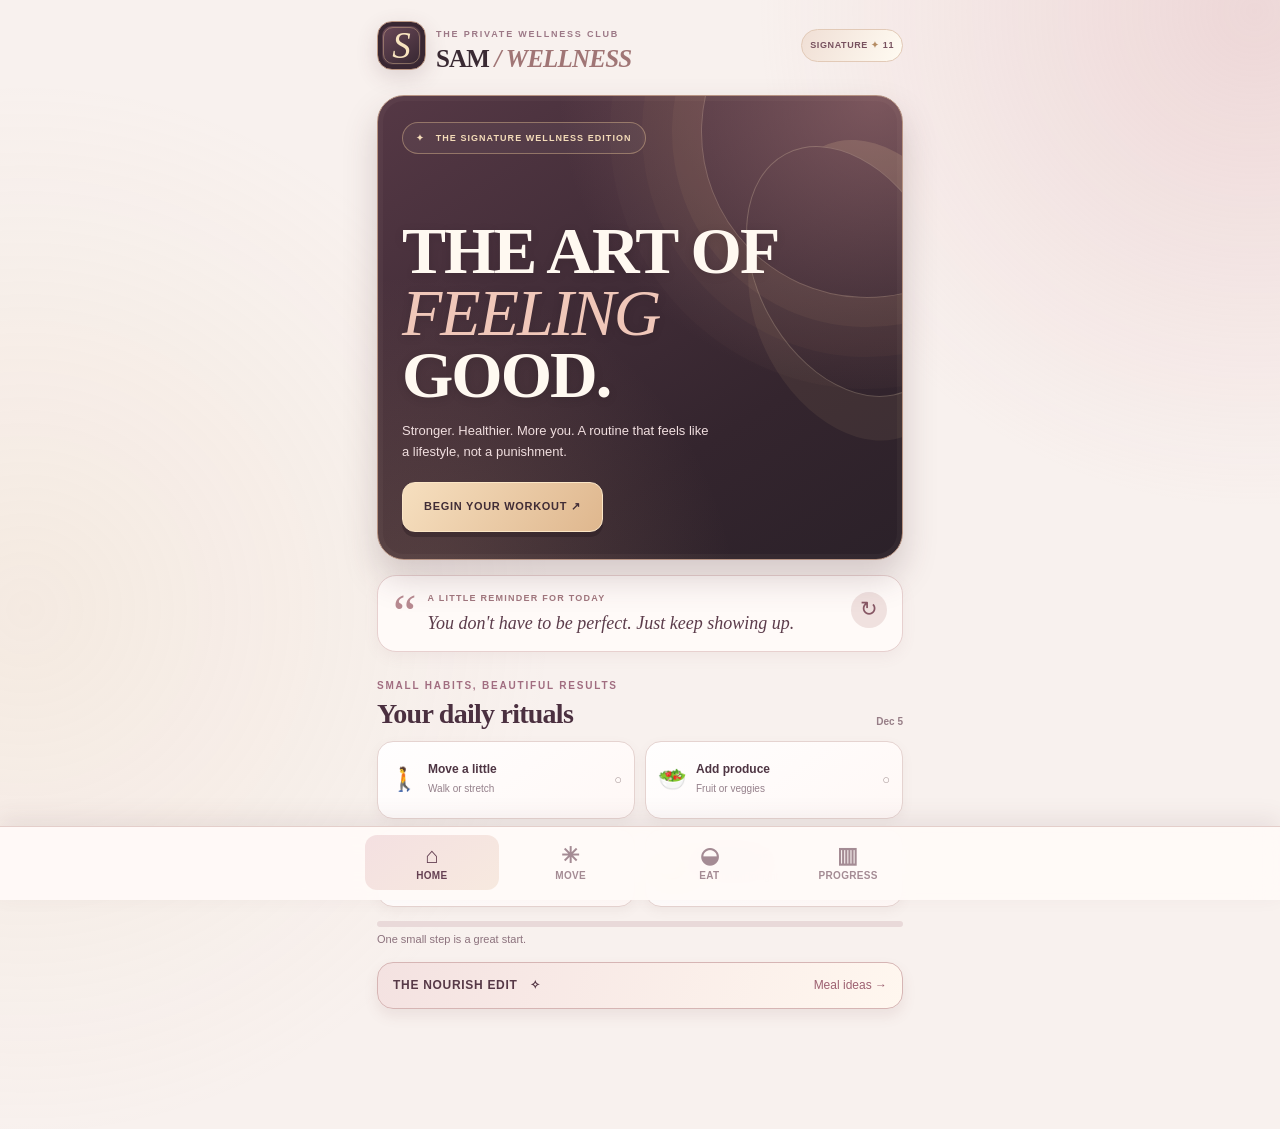
<file: sam-signature.html>
<!doctype html>
<html lang="en"><head><meta charset="utf-8"><meta name="viewport" content="width=device-width,initial-scale=1,viewport-fit=cover">
<meta name="theme-color" content="#f8f1ee"><meta name="apple-mobile-web-app-capable" content="yes"><meta name="apple-mobile-web-app-status-bar-style" content="default"><meta name="apple-mobile-web-app-title" content="SAM WELLNESS">
<meta http-equiv="Cache-Control" content="no-cache, no-store, must-revalidate"><meta name="description" content="SAM / WELLNESS — beginner workouts, practical nutrition, daily habits and progress for healthy living.">
<meta name="sam-release" content="signature-20261121-11"><title>SAM / WELLNESS — Signature 03</title><style>
:root{--ink:#26372f;--muted:#66796b;--bg:#f7f6ef;--card:#fffefa;--sage:#dfead8;--forest:#315b49;--peach:#ff9b76;--orange:#e87550;--sun:#f7cc84;--line:#dce3d7}
*{box-sizing:border-box}html{scroll-behavior:smooth}body{margin:0;background:radial-gradient(circle at 100% 0,#f8e6d7 0,transparent 35%),var(--bg);color:var(--ink);font:15px/1.45 -apple-system,BlinkMacSystemFont,Segoe UI,Arial,sans-serif}
button,input,select{font:inherit}button{cursor:pointer;touch-action:manipulation}button:disabled{opacity:.45;cursor:default}button:focus-visible,input:focus-visible,select:focus-visible{outline:3px solid #f49c74;outline-offset:2px}
a{color:#2d7152}.app{max-width:550px;min-height:100vh;margin:auto;padding:20px 16px 120px}.top{display:flex;justify-content:space-between;align-items:center;gap:10px;margin-bottom:22px}
.brand{display:flex;gap:10px;align-items:center}.mark{width:42px;height:42px;background:#335e4a;border-radius:15px;display:grid;place-items:center;color:#fff;box-shadow:0 6px 15px #335e4a33}.mark svg{width:26px;height:26px}
.brand small{color:#738676;letter-spacing:1.8px;font-size:9px;font-weight:900}.brand h1{font-size:24px;line-height:1;letter-spacing:-1px;margin:2px 0 0;font-weight:950}.brand h1 span{color:#ec8662}
.version{font-size:9px;font-weight:900;background:#e5efdf;color:#52715b;border:1px solid #c3d5bd;border-radius:20px;padding:7px 9px}
.view{display:none}.view.active{display:block}h2{font-size:28px;margin:0;letter-spacing:-1px;line-height:1.08}h3{font-size:18px;letter-spacing:-.45px;margin:0}p{margin:6px 0 12px}.muted{color:var(--muted)}.eyebrow{font-size:10px;font-weight:900;letter-spacing:1.4px;color:#58806b}
.btn{border:0;border-radius:13px;background:var(--forest);color:#fff;font-size:13px;padding:14px 17px;font-weight:900;min-height:49px;text-align:center}.btn.light{background:#e1ecdb;color:#315f48}.btn.peach{background:var(--orange);color:#fff}.btn.full{width:100%}.btn.outline{border:1px solid #b8cfba;background:#fff;color:#315a47}.btn.small{min-height:37px;padding:9px 13px;font-size:12px}.surface{background:var(--card);border:1px solid var(--line);padding:18px;border-radius:20px;margin:13px 0;box-shadow:0 7px 22px #6c947812}
.hero{position:relative;overflow:hidden;background:linear-gradient(140deg,#385e4c 0%,#406e54 55%,#86a784 100%);border-radius:26px;color:#fff;min-height:328px;padding:22px 24px;box-shadow:0 17px 30px #47745135}
.hero:before{content:"";position:absolute;width:290px;height:290px;border-radius:50%;background:#ffffff13;right:-125px;top:-95px;box-shadow:0 0 0 33px #ffffff0c,0 0 0 66px #ffffff08}
.hero:after{content:"";position:absolute;right:35px;top:30px;width:125px;height:170px;border-radius:100% 0 100% 0;transform:rotate(-32deg);border:3px solid #ffffff3a;box-shadow:40px 23px 0 -1px #ffffff0a,-24px 50px 0 -1px #ffffff0a}
.hero .tag{display:inline-block;background:#ffffff25;border:1px solid #ffffff40;padding:7px 10px;border-radius:99px;font-size:10px;font-weight:900;letter-spacing:1px;position:relative;z-index:1}
.hero h2{font-size:clamp(42px,11vw,58px);line-height:.96;color:#fff;letter-spacing:-2px;font-weight:1000;margin:68px 0 12px;position:relative;z-index:1}
.hero h2 em{font-style:normal;color:#ffce99}.hero p{font-size:13px;line-height:1.5;max-width:290px;color:#f3fff5;position:relative;z-index:1;margin:0 0 15px}
.hero .btn{background:#ffb28e;color:#533828;position:relative;z-index:1;box-shadow:0 5px 0 #2c533e}
.quote{display:flex;gap:11px;align-items:start;background:#fff9eb;border:1px solid #f2dfbe;border-radius:17px;padding:16px;margin:15px 0}.quote .symbol{font-family:Georgia,serif;font-size:52px;line-height:.8;color:#e99a72}.quote div:nth-child(2){flex:1}.quote small{display:block;font-size:9px;letter-spacing:1.4px;color:#96754c;font-weight:900}.quote p{font-size:16px;font-weight:850;line-height:1.32;margin:6px 0 0}.quote button{border:0;background:#f5e5c8;color:#825c38;border-radius:50%;font-size:21px;height:36px;width:36px}
.today-heading{display:flex;justify-content:space-between;align-items:end;margin:21px 0 12px}.today-heading h2{font-size:23px}.today-heading small{color:#809082;font-size:10px;font-weight:800}
.habits-grid{display:grid;grid-template-columns:repeat(2,1fr);gap:10px}.habit{border:1px solid #d5dfd0;background:#fff;border-radius:16px;padding:14px 12px;display:flex;gap:9px;align-items:center;text-align:left;min-height:78px;box-shadow:0 4px 11px #54765a0c;color:#355341}
.habit .emoji{font-size:23px;flex:0 0 27px}.habit strong{font-size:12px;line-height:1.2;display:block}.habit small{font-size:10px;color:#7e9082}.habit.done{background:#e1f3dd;border-color:#79bb89}.habit.done .tick{color:#238851}.habit .tick{font-size:13px;color:#b9c4b5;margin-left:auto}.habit-meter{height:8px;background:#e3e9df;overflow:hidden;border-radius:10px;margin:14px 0 5px}.habit-meter i{display:block;height:100%;background:linear-gradient(90deg,#8ac7a3,#e6a47f);width:0;transition:width .2s}.habit-caption{font-size:11px;color:#6b806e}
.quick-link{margin-top:14px;width:100%;background:#e7eee1;border:1px solid #d1dfc9;border-radius:15px;padding:14px 15px;display:flex;align-items:center;justify-content:space-between;text-align:left;color:#315a45}.quick-link b{font-size:14px}.quick-link span{font-size:12px}
.section-head{margin:7px 0 14px}.section-head h2{font-size:30px}.section-head p{font-size:13px;margin-top:7px}.segment{display:grid;grid-template-columns:1fr 1fr;background:#e5ebdf;border-radius:14px;padding:5px;gap:5px;margin:14px 0}.segment button{padding:12px 5px;border:0;background:transparent;color:#68816c;font-size:12px;font-weight:900;border-radius:10px}.segment button.active{background:#fffefa;color:#315842;box-shadow:0 2px 9px #456d461b}
.workout-top{background:linear-gradient(115deg,#335d49,#6c906b);color:#fff;border-radius:19px;padding:16px;margin:12px 0}.workout-top h3{font-size:23px;color:#fff}.workout-top small{font-size:10px;font-weight:900;color:#e0f2de;letter-spacing:1px}.workout-top p{font-size:12px;color:#e9f5e4}.bar{height:9px;background:#b1c4af;border-radius:9px;overflow:hidden}.bar>i{display:block;height:100%;background:#ffc28e;transition:width .2s}
.move-label{display:flex;align-items:center;justify-content:space-between;margin:19px 0 10px;color:#52795f;font-size:10px;font-weight:900;letter-spacing:1px}
.move-dots{display:grid;grid-template-columns:repeat(5,minmax(0,1fr));gap:7px}.move-dot{background:#fff;border:1px solid #cddccd;color:#7c9b80;border-radius:11px;padding:10px 0;font-weight:900;min-height:41px}.move-dot.current{background:#e37f5d;border-color:#e37f5d;color:#fff}.move-dot.finished:not(.current){background:#d0f1d7;color:#2e7b45;border-color:#9ddcb3}
.exercise{background:#fff;border:1px solid #d9e5d9;border-radius:21px;margin:13px 0;overflow:hidden;box-shadow:0 7px 18px #52724b16}
.exercise .exhead{padding:19px 18px 15px}.exercise .exhead small{font-size:10px;color:#c17b5e;letter-spacing:1.1px;font-weight:900}.exercise h3{font-size:26px;letter-spacing:-1px;line-height:1.1;margin:6px 0}.reps{display:flex;justify-content:space-between;align-items:center;margin:0 18px 14px;padding:12px 14px;background:#f8e9d5;border-radius:13px;color:#7e4f30}.reps b{font-size:19px}.reps span{font-size:25px}
.steps{padding:8px 18px 15px}.steps h4{margin:0 0 9px;font-size:14px}.steps ol{margin:0;padding-left:21px;display:grid;gap:8px}.steps li{font-size:12px;color:#566b5e;line-height:1.45}.tip{background:#edf5e9;border-left:3px solid #97c49a;padding:10px 12px;margin:13px 0;color:#4b6b56;font-size:12px;border-radius:5px 10px 10px 5px}
.demo-link{display:block;background:#345d49;color:#fff;border-radius:10px;padding:11px 13px;font-size:12px;font-weight:800;text-decoration:none}
.lift-controls{border-top:1px solid #e3eae0;padding:16px 18px 18px;background:#f9fcf7}.lift-controls label{font-size:12px;font-weight:800;color:#4e6c56}.lift-controls p{font-size:11px;color:#819080;margin:3px 0 10px}
.weight-field{display:flex;align-items:center;gap:8px;margin:9px 0 14px}.weight-field input{height:46px;width:100px;max-width:45%;border:1.5px solid #b4ceb4;border-radius:11px;padding:8px 10px;font-size:18px;color:#2b503e;background:#fff}.weight-field span{font-size:11px;color:#607b6a}
.set-buttons{display:grid;grid-template-columns:1fr 1fr;gap:9px}.set-buttons button{border:1.5px solid #b8d5ba;border-radius:12px;background:#fff;color:#406447;padding:13px 8px;font-size:12px;font-weight:900;min-height:53px}.set-buttons button.checked{background:#bdeac4;border-color:#65b079;color:#235d34}
.move-actions{display:grid;grid-template-columns:1fr 1.3fr;gap:9px;margin:12px 0}.move-actions .btn{min-height:54px}.move-actions .next{background:#e68564}
.timer-row{display:flex;align-items:center;justify-content:space-between;gap:9px;background:#ecf2e8;border-radius:14px;padding:12px;margin:13px 0}.timer-row button{border:0;background:#365b49;color:#fff;border-radius:10px;padding:11px 12px;font-weight:900;font-size:12px}.timer-row span{font-size:11px;color:#6c806e}
.save-panel{text-align:center;margin:14px 0 25px}.save-panel .note{font-size:11px;color:#809083;margin:9px auto}.save-panel .reset{display:block;background:none;border:0;color:#758777;text-decoration:underline;font-size:12px;margin:13px auto;padding:4px}
.fuel-hero{background:linear-gradient(130deg,#f6d6b5,#fbead7);border:1px solid #efd6b8;border-radius:22px;padding:19px;margin:0 0 14px;position:relative}.fuel-hero .eyebrow{color:#a4664c}.fuel-hero h2{font-size:32px;color:#744a38;margin:6px 0}.fuel-hero p{color:#846756;font-size:13px}
.plate{display:grid;grid-template-columns:1fr 1fr;gap:8px;margin:15px 0}.plate-item{padding:16px 12px;background:#edf3e7;border:1px solid #d5e2ca;border-radius:15px}.plate-item strong{display:block;font-size:13px;color:#375d48}.plate-item span{display:block;font-size:24px;margin-bottom:6px}.plate-item small{color:#6b816a;font-size:11px}
.meal-tabs{display:grid;grid-template-columns:repeat(3,1fr);gap:7px;margin:14px 0}.meal-tabs button{background:#e9eee4;color:#5d7960;border:0;border-radius:11px;padding:10px 6px;font-size:12px;font-weight:900}.meal-tabs button.active{background:#325d49;color:#fff}
.meal-box{background:#fff;border:1px solid #e0e7db;border-radius:17px;padding:16px}.meal-box .meal-emoji{font-size:31px}.meal-box h3{margin:7px 0}.meal-box p{font-size:13px;color:#6a7c6b}.meal-box .swap{background:#fae6d3;color:#956849;border:0;border-radius:10px;padding:10px 12px;font-weight:800;font-size:12px}
.nutri-form{display:grid;grid-template-columns:1fr 1fr;gap:11px;margin:14px 0}.nutri-form label{font-size:12px;color:#587363;font-weight:850;min-width:0}.nutri-form input,.nutri-form select{width:100%;height:47px;min-width:0;border:1px solid #c6d8c6;border-radius:11px;margin-top:5px;background:#fff;color:#315443;padding:10px;font-size:16px}.nutri-form .wide{grid-column:1/-1}.nutri-form .pair{display:grid;grid-template-columns:1fr 1fr;gap:7px}.nutri-result{background:#e6f3e8;border-radius:15px;padding:15px;margin-top:11px}.nutri-result .big{font-size:26px;color:#2e664e;font-weight:1000;line-height:1}.nutri-result span{font-size:11px;color:#577661;font-weight:850}.nutri-result p{font-size:12px;color:#5c7765;margin-bottom:0}.soft-note{background:#f5f1e7;padding:12px 14px;border-radius:13px;font-size:12px;color:#7c7466;line-height:1.5}.sources{font-size:11px;color:#718175;line-height:1.5}.sources a{color:#3b7655}
.progress-stats{display:grid;grid-template-columns:repeat(3,minmax(0,1fr));gap:8px;margin:15px 0}.progress-stats div{background:#345b49;border-radius:14px;padding:14px 9px}.progress-stats b{display:block;color:#ffe0aa;font-size:26px;line-height:1}.progress-stats span{font-size:9px;color:#e0f0df;letter-spacing:.5px;font-weight:900}
.history-item{padding:13px 0;border-bottom:1px solid #e2e9df;color:#42624a}.history-item:last-child{border-bottom:0}.history-item b{font-size:13px;display:block}.history-item small{font-size:11px;color:#7a907e}.empty{padding:20px 12px;text-align:center;color:#9aa89b;font-size:13px}
.weight-row{display:grid;grid-template-columns:minmax(0,1fr) 120px;gap:10px;margin:13px 0}.weight-row input{width:100%;min-width:0;border:1px solid #c6d8c6;border-radius:11px;font-size:16px;padding:12px;background:#fff;color:#2e563e}
.weight-history .entry{display:flex;justify-content:space-between;align-items:center;gap:8px;padding:9px 0;border-bottom:1px solid #e3e9df}.weight-history .entry b{font-size:13px;color:#345642}.weight-history .entry small{font-size:11px;color:#819383}.weight-history .entry button{background:#fae8e1;border:0;border-radius:8px;color:#a65a4a;padding:7px 9px;font-size:11px}
.photo-box{background:#fff;border:1px solid #dce7d9;border-radius:20px;padding:17px;margin:13px 0}.photo-box .sub{font-size:12px;color:#728674;margin:6px 0 15px}.photo-upload{display:block;border:2px dashed #b6d2bc;background:#f4faf2;text-align:center;padding:21px 12px;border-radius:14px;cursor:pointer;font-weight:900;color:#427b57}.photo-upload span{display:block;font-size:30px;margin-bottom:8px}.photo-preview{margin-top:14px}.photo-preview img{display:block;width:100%;max-height:240px;object-fit:contain;background:#dee7da;border-radius:13px}.photo-preview input{width:100%;border:1px solid #c5d8c4;border-radius:10px;padding:11px;font-size:16px;margin:10px 0;color:#274c38}.photo-grid{display:grid;grid-template-columns:repeat(2,1fr);gap:9px}.photo-grid button{background:#edf4e8;border:1px solid #cddfcc;border-radius:13px;padding:0;overflow:hidden;text-align:left}.photo-grid img{display:block;width:100%;height:125px;object-fit:cover}.photo-grid span{display:block;padding:8px 9px;color:#52745c;font-size:11px;font-weight:800}
.photo-dialog{width:94%;max-width:500px;max-height:90vh;padding:13px;border:0;border-radius:19px;background:#fffefa;color:#34513b}.photo-dialog::backdrop{background:#1a2b24c9}.photo-dialog img{width:100%;max-height:55vh;object-fit:contain;background:#d4e0d5;border-radius:13px}.photo-dialog .row{display:flex;gap:9px;margin-top:10px;justify-content:space-between}.photo-dialog .row button,.photo-dialog .row a{flex:1;text-align:center;font-size:12px;font-weight:900;text-decoration:none;padding:12px 8px;border:0;border-radius:11px;background:#e6f0e3;color:#355842}.photo-dialog .row .delete{background:#fce8df;color:#a9553d}
.bottomnav{position:fixed;left:0;right:0;bottom:0;background:#fffefaed;backdrop-filter:blur(16px);border-top:1px solid #dae4d7;padding:8px 10px calc(10px + env(safe-area-inset-bottom));z-index:10;box-shadow:0 -7px 19px #4c714015}
.navinner{max-width:550px;margin:auto;display:grid;grid-template-columns:repeat(4,1fr);gap:5px}.navinner button{background:transparent;border:0;min-height:55px;border-radius:12px;color:#839282;font-weight:900;font-size:10px}.navinner button span{display:block;font-size:22px;line-height:1.25}.navinner button.active{background:#e2efdf;color:#37644d}
.toast{position:fixed;bottom:90px;left:50%;transform:translateX(-50%);background:#345744;color:#fff;border-radius:12px;padding:11px 15px;font-size:12px;font-weight:800;z-index:20;display:none;white-space:nowrap}
[hidden]{display:none!important}
@media(max-width:360px){.app{padding:17px 11px 125px}.brand h1{font-size:22px}.hero{padding:19px;min-height:310px}.hero h2{font-size:41px}.habits-grid{gap:7px}.habit{padding:11px 8px}.nutri-form{gap:7px}.weight-row{grid-template-columns:1fr 94px}}

/* Sam-only beginner wellness movement plan */
.walk-card{display:flex;align-items:flex-start;gap:12px;background:linear-gradient(115deg,#e3f4e1,#fcf0dc);border:1px solid #c8e3c3;border-radius:17px;padding:15px;margin:13px 0 17px}
.walk-icon{background:#fff;border-radius:13px;padding:9px;font-size:26px;box-shadow:0 5px 13px #6e8f6a14}
.walk-card>div:last-child{flex:1;min-width:0}
.walk-card span{font-size:9px;font-weight:950;letter-spacing:1.1px;color:#50866c}
.walk-card h3{color:#315641;font-size:16px;line-height:1.2;margin:5px 0}
.walk-card p{font-size:12px;color:#4d7257;line-height:1.45;margin:6px 0}
.walk-card small{display:block;color:#69836b;font-size:11px;line-height:1.35;margin-top:8px}


/* Sustainable long-range weight-loss roadmap, private goal */
.month-plan,.health-support{background:#eaf3e8;border:1px solid #cadfcb;border-radius:15px;margin:12px 0 16px;overflow:hidden}
.month-plan summary,.health-support summary{list-style:none;display:flex;align-items:center;justify-content:space-between;gap:8px;padding:15px;cursor:pointer;font-size:12px;font-weight:950;color:#376c4b}
.month-plan summary::-webkit-details-marker,.health-support summary::-webkit-details-marker{display:none}
.month-plan summary b,.health-support summary span{font-size:11px;color:#7a977b;white-space:nowrap}
.month-items{display:grid;gap:8px;margin:0 13px 10px}
.month-items>div{border:1px solid #d5e6d1;background:#fff;padding:11px 12px;border-radius:10px}
.month-items strong{color:#a56c4c;font-size:12px}
.month-items p{margin:4px 0 0;color:#5c7463;font-size:12px;line-height:1.45}
.month-reminder{font-size:11px;line-height:1.4;color:#657e67;margin:10px 14px 15px}
.health-support>div{padding:1px 15px 13px}
.health-support p{font-size:12px;color:#587461;line-height:1.5;margin:10px 0}
.sustain-card{display:flex;gap:13px;background:linear-gradient(135deg,#e0f1db,#ffeedb);border:1px solid #d4e4ce;padding:16px;border-radius:18px;margin:14px 0}
.sustain-emoji{background:#fff;border-radius:14px;font-size:25px;display:grid;place-items:center;width:46px;height:46px;flex:0 0 46px}
.sustain-card span{font-size:10px;font-weight:950;letter-spacing:1px;color:#668b67}
.sustain-card h3{font-size:17px;line-height:1.2;margin:6px 0;color:#356044}
.sustain-card p{font-size:12px;color:#5a7964;line-height:1.4;margin:7px 0}
.sustain-card .sustain-tip{color:#aa765a;font-weight:850}
.journey-card{background:#fffdf7;border:1px solid #e5dbc9;border-radius:22px;padding:19px 17px;box-shadow:0 8px 25px #7e8e6e1a;margin:15px 0}
.journey-eyebrow{font-size:10px;font-weight:950;color:#b17a5e;letter-spacing:1.3px}
.journey-card h3{color:#325845;font-size:25px;margin:6px 0;line-height:1.1}
.journey-intro{font-size:12px;color:#66806d;line-height:1.5}
.journey-setting{margin-top:17px}
.journey-setting label{display:block;font-size:12px;font-weight:850;color:#39654b;margin-bottom:8px}
.journey-setting label span{font-weight:500;color:#718d78}
.journey-inputrow{display:grid;grid-template-columns:minmax(0,1fr) 106px;gap:9px}
.journey-inputrow input{min-width:0;width:100%;height:48px;border:1.5px solid #bed7b9;background:#fff;color:#2e5c43;border-radius:11px;padding:11px 12px;font-size:16px}
.journey-inputrow button{border:0;background:#416e54;color:#fff;border-radius:11px;padding:10px 8px;font-size:12px;font-weight:950}
.journey-result{margin:17px 0 9px;background:linear-gradient(110deg,#376148,#739e73);color:#fff;border-radius:15px;padding:16px}
.journey-result p{color:#e9f7e8;font-size:12px;line-height:1.4;margin:6px 0 0}
.journey-big{font-size:21px;line-height:1.1;font-weight:1000}
.journey-progressbar{height:9px;border-radius:20px;background:#ffffff50;margin:12px 0 5px;overflow:hidden}
.journey-progressbar i{height:100%;background:#ffd6a2;display:block;border-radius:20px}
.journey-meta{display:flex;align-items:center;justify-content:space-between;gap:8px;font-size:11px;font-weight:850;color:#f5faed}
.journey-milestones{display:grid;grid-template-columns:repeat(5,minmax(0,1fr));gap:6px;margin:10px 0}
.journey-chip{background:#f3f6ed;border:1px solid #d5e2d0;color:#7b9177;border-radius:12px;padding:9px 2px;text-align:center;min-width:0}
.journey-chip b{display:block;font-size:13px}
.journey-chip small{font-size:9px}
.journey-chip.hit{background:#d5f0d5;color:#28704a;border-color:#8fcb9d}
.journey-privacy{font-size:11px;line-height:1.45;color:#7e917c;margin:9px 0 0}
@media(max-width:360px){.journey-card{padding:16px 12px}.journey-milestones{gap:4px}.journey-chip b{font-size:11px}.journey-chip small{font-size:8px}}


/* SAM WELLNESS: prominent personalized calorie starting target */
.calorie-card{background:#fffefa;border:1.5px solid #cfe4ce;box-shadow:0 10px 25px #476c4a1b}
.calorie-card-title{font-size:22px;line-height:1.15;letter-spacing:-.65px;color:#2d5840;margin:7px 0 8px}
.calorie-card-lead{font-size:12px;line-height:1.5}
.calorie-card .nutri-form{margin:15px 0 18px}
.calorie-card .nutri-form label{font-size:12px}
.calorie-card .nutri-result{background:#f0f6eb;border:1px solid #cee3c7;border-radius:19px;padding:18px 16px;overflow-wrap:anywhere}
.calorie-card .nutri-result.calorie-ready{background:linear-gradient(142deg,#315a46,#558164);color:#fff;border:none;box-shadow:0 9px 18px #305c4a38}
.calorie-card .nutri-result>span,.calorie-result-label{display:block;font-size:10px;font-weight:950;letter-spacing:1.15px;color:#42734f}
.calorie-card .calorie-ready .calorie-result-label{color:#d7f2d7}
.calorie-number{font-size:clamp(35px,10vw,47px);font-weight:1000;line-height:1.14;letter-spacing:-1.8px;margin:7px 0 4px;color:#285a40}
.calorie-ready .calorie-number{color:#fff}
.calorie-number small{font-size:14px;font-weight:750;letter-spacing:0;white-space:nowrap}
.calorie-placeholder{color:#486b56;font-size:17px;font-weight:900;margin:9px 0}
.calorie-card .nutri-result p{font-size:12px;line-height:1.45;color:#587363}
.calorie-card .nutri-result.calorie-ready p{color:#eef7e9}
.calorie-ready .calorie-sub{font-size:12px;font-weight:850;color:#e3f5de}
.calorie-details{display:grid;grid-template-columns:1fr 1fr;gap:7px;margin:16px 0 14px}
.calorie-details>div{background:#ffffff20;border:1px solid #ffffff30;border-radius:12px;padding:11px 9px;min-width:0}
.calorie-details small{display:block;color:#e1f0df;font-size:10px;line-height:1.3}
.calorie-details b{display:block;color:#fff;font-size:13px;line-height:1.2;margin-top:5px}
.calorie-guidance{border-top:1px solid #ffffff3b;padding-top:10px}
.calorie-protein{font-size:11px;line-height:1.4;color:#edf7e9;background:#ffffff1b;border-radius:11px;padding:10px;margin-top:11px}
.calorie-how{margin:14px 0 0;background:#f3f7ef;border:1px solid #dce8d6;border-radius:12px}
.calorie-how summary{cursor:pointer;padding:12px;font-size:12px;font-weight:850;color:#54785d;list-style:none}
.calorie-how summary::-webkit-details-marker{display:none}
.calorie-how summary span{float:right}
.calorie-how p{font-size:12px;color:#647e6b;line-height:1.5;margin:4px 12px 12px}
@media(max-width:355px){.calorie-number{font-size:33px}.calorie-details{grid-template-columns:1fr}}


/* SAM / WELLNESS — SIGNATURE EDITION 2026.11.21
   Editorial private wellness club: porcelain, plum, champagne and blush.
   All existing controls, element IDs, and data stores stay unchanged. */
:root{
 --ink:#3a2a33;--muted:#826f78;--bg:#f8f1ee;--card:#fffdfb;
 --sage:#f2e2e1;--forest:#563746;--peach:#dba7a0;
 --orange:#99687a;--sun:#e8cc9c;--line:#ecdcd6;
}
html{background:#f8f1ee}
body{background:
 radial-gradient(circle at 98% 1%,rgba(218,166,173,.34) 0,transparent 31rem),
 radial-gradient(circle at 2% 54%,rgba(226,198,158,.16),transparent 33rem),
 #f8f1ee;color:var(--ink)}
a{color:#82566b}
button:focus-visible,input:focus-visible,select:focus-visible{outline-color:#b98880}
.app{max-width:560px;padding-left:17px;padding-right:17px}
.top{gap:8px;margin:1px 0 24px}
.brand{gap:10px;min-width:0;flex:1}
.brand>div:last-child{min-width:0}
.mark{width:49px;height:49px;flex:0 0 49px;position:relative;
 border-radius:15px;background:linear-gradient(145deg,#704c5b,#30232d);
 border:1px solid #bc9884;box-shadow:inset 0 0 0 4px #392732,0 7px 21px #5c374229}
.mark:after{content:"";position:absolute;inset:5px;border:1px solid #d8b58f75;border-radius:10px;pointer-events:none}
.monogram{font:italic 37px/.95 Georgia,"Times New Roman",serif;color:#f8e4c0}
.brand small{color:#9c7886;font-size:clamp(7px,1.9vw,9px);letter-spacing:clamp(.5px,.24vw,1.8px);font-weight:900;white-space:nowrap}
.brand h1{font-family:Georgia,"Times New Roman",serif;font-weight:700;
 font-size:clamp(18px,5vw,25px);letter-spacing:-.8px;white-space:nowrap;margin-top:3px}
.brand h1 span{color:#a07575;font-style:italic}
.version{flex:0 0 auto;font-size:9px;letter-spacing:.6px;font-weight:900;
 color:#77515e;background:linear-gradient(115deg,#f0dfd5,#fffbf2);
 border:1px solid #e2cab7;border-radius:99px;padding:9px 8px;white-space:nowrap}
.version span{color:#b58c63}
.eyebrow{color:#a16d80;font-size:10px;letter-spacing:1.8px}
.section-head h2,.today-heading h2,.journey-card h3,
.calorie-card-title{font-family:Georgia,"Times New Roman",serif;font-weight:700;letter-spacing:-.75px}
.section-head h2{font-size:clamp(29px,8vw,38px);color:#563643}
.section-head p{color:#816d78;line-height:1.55}
.btn{background:linear-gradient(130deg,#5f3e4d,#442e3a);color:#fff8f1;
 border:1px solid #7d5362;border-radius:13px;box-shadow:0 6px 15px #69405421}
.btn.light,.btn.outline{background:#fffaf6;color:#6e4a56;border:1px solid #dbc1bc}
.btn.peach{background:linear-gradient(125deg,#be7e89,#92576b);color:#fff}
.surface{background:linear-gradient(164deg,#fffefd,#fff8f5);border:1px solid #eadcd7;
 border-radius:22px;box-shadow:0 10px 26px #6b485016;padding:19px}
.hero{background:
 radial-gradient(ellipse at 95% 0%,#ae7b7e88,transparent 45%),
 radial-gradient(ellipse at 8% 115%,#d6a98535,transparent 47%),
 linear-gradient(148deg,#553845 0%,#34252e 70%,#2b2129 100%);
 border:1px solid #b89483;border-radius:27px;padding:26px 24px 27px;
 box-shadow:0 18px 34px #4c2e3c35,inset 0 0 0 5px #f1d9bf09;
 min-height:408px;isolation:isolate}
.hero:before{width:330px;height:330px;right:-131px;top:-130px;border:1px solid #efd0ac45;
 background:transparent;box-shadow:0 0 0 29px #d1a77e11,0 0 0 59px #d1a77e09,0 0 0 91px #d1a77e06;transform:rotate(24deg)}
.hero:after{width:180px;height:265px;right:-37px;top:42px;border:1px solid #f1d9b840;
 border-radius:50%;transform:rotate(-28deg);box-shadow:34px 10px 0 -1px #ddba9233,-20px 40px 0 -1px #ddba9214}
.hero .tag{display:inline-block;background:#ffffff0c;border:1px solid #e2bd9070;
 color:#f4dcb9;font-size:9px;font-weight:900;letter-spacing:1.05px;
 padding:9px 13px;max-width:100%;line-height:1.4}
.hero h2{font-family:Georgia,"Times New Roman",serif;
 font-size:clamp(46px,12.2vw,66px);font-weight:700;letter-spacing:-2px;line-height:.94;
 margin:66px 0 15px;color:#fff9f1;text-shadow:0 2px 10px #11090d20}
.hero h2 em{font-style:italic;font-weight:400;color:#f0c7b9}
.hero p{color:#f0dedf;font-size:13px;line-height:1.55;max-width:315px;margin:0 0 20px}
.hero .btn{display:inline-block;background:linear-gradient(125deg,#f6dfbf,#dfb78e);
 border:1px solid #fbe6c6;box-shadow:0 5px 0 #21161d55;
 color:#412d36;font-size:11px;letter-spacing:.7px;padding:16px 21px}
.quote{align-items:flex-start;background:#fffaf8;border:1px solid #e7d0cf;
 border-radius:19px;padding:16px 15px;box-shadow:0 5px 15px #8d646b12}
.quote .symbol{color:#b88a91;font-size:53px}
.quote small{color:#a1777e;letter-spacing:1.25px}
.quote p{font-family:Georgia,serif;font-style:italic;font-size:18px;font-weight:400;
 color:#5c3c4b;line-height:1.3;margin-top:7px}
.quote button{flex:0 0 36px;background:#f0e1df;color:#875764}
.today-heading h2{font-size:28px;color:#4b3040;margin-top:4px}
.today-heading small{color:#977e87}
.habit{border:1px solid #e5d3d0;background:linear-gradient(145deg,#fffefe,#fff8f6);
 color:#604452;border-radius:16px;box-shadow:0 4px 12px #815c6110}
.habit strong{font-size:12px;color:#4e3543}
.habit small{color:#95808b}
.habit .tick{color:#a99a9a}
.habit.done{background:#f4e0e4;border:1px solid #c992a2}
.habit.done .tick{color:#985469}
.habit-meter{background:#e9d9d9;height:6px}
.habit-meter i{background:linear-gradient(90deg,#9a657b,#deb794)}
.habit-caption{color:#8c727d}
.quick-link{border:1px solid #d6b5b4;background:linear-gradient(110deg,#f4e2e1,#fff7ef);
 color:#573947;border-radius:16px;box-shadow:0 7px 14px #7c50531a}
.quick-link b{font-size:12px;letter-spacing:.7px}.quick-link span{color:#9d6171}
.segment{background:#eededd;border-radius:15px;border:1px solid #e4cacc}
.segment button{color:#947480}.segment button.active{background:#fffaf6;color:#5a3947;box-shadow:0 3px 8px #78495820}
.walk-card{background:linear-gradient(120deg,#f5dfe1,#fbefe6);border-color:#e4c2c4}
.walk-icon{background:#fff7f1}
.walk-card span{color:#966878}.walk-card h3{color:#583a47;font-family:Georgia,serif}
.walk-card p,.walk-card small{color:#825d6d}
.month-plan,.health-support{background:#f9edeb;border:1px solid #ecd2d2}
.month-plan summary,.health-support summary{color:#734d5d}
.month-plan summary b,.health-support summary span{color:#9e7881}
.month-items>div{border-color:#ead8d4;background:#fffdfb}
.month-items strong{color:#976a77}
.month-items p,.month-reminder,.health-support p{color:#795e6e}
.workout-top{background:linear-gradient(125deg,#5b3b4a,#91697b);border:1px solid #b48d92;
 box-shadow:0 9px 19px #67415227}
.workout-top h3{font-family:Georgia,serif;font-weight:700;color:#fffaf4;font-size:25px}
.workout-top small,.workout-top p{color:#fff0ec}
.bar{background:#b897a2}.bar>i{background:linear-gradient(90deg,#efd3b5,#faeddf)}
.move-label{color:#966e7d}
.move-dot{background:#fffaf8;border-color:#e4c8c7;color:#997887}
.move-dot.current{background:#674251;border-color:#674251;color:#fff}
.move-dot.finished:not(.current){background:#f3d9e0;border-color:#d59baa;color:#814e61}
.exercise{background:#fffdfb;border:1px solid #e7d3cf;box-shadow:0 8px 21px #71505616}
.exercise .exhead small{color:#b47e8d}
.exercise h3{font-family:Georgia,serif;font-size:26px;color:#4f3542}
.reps{background:#f6e8e1;color:#835d69}
.steps li{color:#795d6c}
.tip{background:#f9edeb;border-left-color:#b78593;color:#795763}
.demo-link{background:#654354;color:#fff4e8}
.lift-controls{background:#fbf7f5;border-top-color:#e9d9d5}
.lift-controls label{color:#694957}.lift-controls p{color:#947d85}
.weight-field input{background:#fff;color:#523541;border-color:#d8b9b8}
.weight-field span{color:#916e7a}
.set-buttons button{border-color:#d6bbbc;color:#775462;background:#fffdfb}
.set-buttons button.checked{background:#f0dae0;border-color:#c48b9e;color:#78465a}
.move-actions .next{background:linear-gradient(120deg,#865268,#5b384a);color:#fff}
.timer-row{background:#f4e7e5}
.timer-row button{background:#684557;color:#fff}
.timer-row span{color:#89707b}
.fuel-hero{background:
 radial-gradient(circle at 93% -20%,#f7deba5a,transparent 50%),
 linear-gradient(128deg,#654151,#a6737c);
 border:1px solid #b58d8a;box-shadow:0 10px 25px #8f596b27}
.fuel-hero .eyebrow{color:#f2d8b9}
.fuel-hero h2{font-family:Georgia,serif;font-weight:400;color:#fff6e9;font-size:36px}
.fuel-hero p{color:#faeae5}
.calorie-card{border:1px solid #e7d0cb;background:linear-gradient(145deg,#fffefd,#fdf5f1)}
.calorie-card-title{font-size:24px;color:#5c394a}
.calorie-card .nutri-form label{color:#7b5366}
.nutri-form input,.nutri-form select{border-color:#dfc8c3;color:#523942;background:#fffdfb;min-width:0}
.calorie-card .nutri-result{background:#f8eeec;border-color:#e9ceca}
.calorie-card .nutri-result.calorie-ready{background:
 radial-gradient(circle at 95% 10%,#b7888977,transparent 50%),
 linear-gradient(140deg,#563947,#392630);box-shadow:0 10px 23px #6b3c4938}
.calorie-card .nutri-result>span,.calorie-result-label{color:#80515f}
.calorie-card .calorie-ready .calorie-result-label{color:#f0d5b4}
.calorie-card .nutri-result p{color:#795f6c}
.calorie-card .nutri-result.calorie-ready p{color:#f6e8e8}
.calorie-number,.calorie-placeholder{color:#5d3d4a}
.calorie-ready .calorie-number{color:#fff7e7}
.calorie-ready .calorie-sub{color:#f5dfc7}
.calorie-details small,.calorie-details b,.calorie-protein{color:#f6e4df}
.calorie-how{background:#f9f0ed;border-color:#e7d6d0}
.calorie-how summary{color:#7b5265}
.calorie-how p{color:#866d77}
.sustain-card{background:linear-gradient(125deg,#f4dce0,#fff0df);border-color:#e7c7c6}
.sustain-emoji{background:#fff9f3}
.sustain-card span,.sustain-card .sustain-tip{color:#9c6374}
.sustain-card h3{color:#614353;font-family:Georgia,serif}
.sustain-card p{color:#866879}
.plate-item{background:#f8efec;border:1px solid #e8d7d1}
.plate-item strong{color:#69485a}
.plate-item small{color:#8c707d}
.meal-tabs button{background:#eee0df;color:#8c6673}
.meal-tabs button.active{background:#684455;color:#fff}
.meal-box{background:#fffcfa;border-color:#e7d4d1}
.meal-box h3{font-family:Georgia,serif;color:#583849}
.meal-box p{color:#876b77}
.meal-box .swap{background:#f3dfe0;color:#925a6f}
.journey-card{background:linear-gradient(160deg,#fffefd,#fff4f1);border:1px solid #e6cac8;box-shadow:0 10px 25px #8c566016}
.journey-eyebrow{color:#a4767c}.journey-card h3{font-size:27px;color:#553544}
.journey-intro,.journey-privacy{color:#826978}
.journey-setting label{color:#775467}.journey-setting label span{color:#a08a94}
.journey-inputrow input{color:#563947;border-color:#dfc0c2;background:#fff}
.journey-inputrow button{background:#664354;color:#fff}
.journey-result{background:linear-gradient(135deg,#5b3b4b,#966879);color:#fff8f1}
.journey-result p,.journey-meta{color:#fff1e9}
.journey-progressbar i{background:#f8dfc0}
.journey-chip{background:#faf0ee;border-color:#e7d5d2;color:#967a87}
.journey-chip.hit{background:#efd9df;border-color:#cb9ba9;color:#724358}
.progress-stats div{background:linear-gradient(145deg,#603d4e,#3e2b37)}
.progress-stats b{color:#ffe4bd}
.progress-stats span{color:#f4dfd7}
.history-item,.history-item b{color:#644654}
.history-item{border-color:#ecdcd7}.history-item small{color:#a3838e}
.weight-row input{border-color:#dec1bf;color:#603e4e}
.weight-history .entry{border-color:#e8d9d5}
.weight-history .entry b{color:#674353}
.weight-history .entry small{color:#a0858f}
.weight-history .entry button{background:#f7e8e7;color:#9c6671}
.photo-box{background:linear-gradient(150deg,#fffdfa,#fff5f2);border-color:#e6d1cf;box-shadow:0 8px 20px #80545c16}
.photo-box .sub{color:#856a77}
.photo-upload{background:linear-gradient(125deg,#fbefed,#f9e3e2);border-color:#d0a5ad;color:#7e5063}
.photo-preview input{border-color:#dfc1c3;color:#543a49}
.photo-grid button{border-color:#dec5c6;background:#f9eeea}
.photo-grid span{color:#835c6b}
.photo-dialog{background:#fffaf7;color:#563846}
.photo-dialog .row button,.photo-dialog .row a{background:#f3e2de;color:#784f60}
.photo-dialog .row .delete{background:#f9e4e3;color:#a75365}
.soft-note{background:#f8efeb;color:#826b78}
.sources,.sources a{color:#95717e}
.bottomnav{background:#fffaf8ef;border-top:1px solid #e4ceca;
 box-shadow:0 -8px 22px #603e4f18}
.navinner button{color:#a48b94;font-size:10px;letter-spacing:.3px}
.navinner button.active{color:#654052;background:linear-gradient(145deg,#f4e0e1,#f7e9df)}
.toast{background:#583846;color:#fff4ea}
@media(max-width:380px){
 .app{padding-left:13px;padding-right:13px}
 .mark{width:44px;height:44px;flex-basis:44px}
 .brand{gap:7px}
 .brand h1{font-size:clamp(17px,5vw,20px)}
 .version{font-size:8px;padding:8px 6px}
 .hero{min-height:390px;padding:23px 20px}
 .hero h2{font-size:clamp(41px,11.4vw,49px)}
 .hero .tag{font-size:8px;letter-spacing:.65px}
 .habit{gap:7px;padding:11px 8px}
 .calorie-details{grid-template-columns:1fr 1fr}
}
@media(prefers-reduced-motion:reduce){.habit-meter i,.bar>i{transition:none}}


/* Signature Edition v2: reliable in-app version check */
.signature-update-notice{background:linear-gradient(120deg,#5e3b4a,#805466);color:#fff5ea;border:1px solid #bd9c89;border-radius:13px;padding:11px 13px;margin:-10px 0 15px;display:flex;align-items:center;justify-content:space-between;gap:9px}
.signature-update-notice span{font-size:11px;line-height:1.3;font-weight:900}
.signature-update-notice button{font-size:10px;font-weight:950;border:1px solid #f9e1c3;background:#eed8bc;color:#563846;border-radius:9px;padding:10px 9px;white-space:nowrap}
.signature-app-settings{background:#fbefed;border:1px solid #e3c8c9;border-radius:16px;padding:13px;display:flex;justify-content:space-between;align-items:center;gap:12px;margin:14px 0}
.signature-app-settings div{display:grid;gap:3px}
.signature-app-settings strong{font-family:Georgia,serif;font-size:18px;color:#5a3749}
.signature-app-settings small{font-size:10px;color:#957886}
.signature-app-settings button{font-size:10px;font-weight:950;background:#614051;color:#fff7ec;border:0;border-radius:10px;min-height:43px;padding:11px 12px;max-width:46%}
@media(max-width:350px){.signature-app-settings{align-items:stretch;flex-direction:column}.signature-app-settings button{max-width:100%}}


.wellness-ideas{border:1px solid #e4cdca;border-radius:17px;background:#fff9f6;margin:15px 0;overflow:hidden}
.wellness-ideas>summary{list-style:none;cursor:pointer;padding:16px;font-size:12px;font-weight:950;letter-spacing:.5px;color:#694656;display:flex;justify-content:space-between;gap:10px;align-items:center}
.wellness-ideas>summary::-webkit-details-marker{display:none}
.wellness-ideas>summary span{font-size:11px;font-weight:600;color:#927482}
.wellness-ideas .sustain-card,.wellness-ideas>.surface{margin:11px 12px;border-radius:15px;box-shadow:none}
.wellness-ideas>.surface:last-child{margin-bottom:13px}

/* Signature daily-first Eat layout, using the existing saved calculator. */
#eat .nutrition-mini-hero{min-height:0;padding:16px 19px 17px;margin-bottom:10px;border-radius:18px}
#eat .nutrition-mini-hero h2{font-size:27px;line-height:1.12;margin:5px 0 6px}
#eat .nutrition-mini-hero p{font-size:11px;margin:0;line-height:1.45;max-width:none}
#eat .nutrition-mini-hero .eyebrow{font-size:9px}
#eat .nutrition-settings{border:1px solid #e4ceca;background:#fff8f4;border-radius:15px;overflow:hidden;margin:13px 0}
#eat .nutrition-settings>summary{padding:15px;color:#734959;font-size:11px;font-weight:950;list-style:none;display:flex;justify-content:space-between;align-items:center;gap:8px;cursor:pointer}
#eat .nutrition-settings>summary::-webkit-details-marker{display:none}
#eat .nutrition-settings>summary span{font-size:10px;font-weight:500;color:#9f7985}
#eat .nutrition-settings>.surface{margin:0 9px 10px;padding:15px;box-shadow:none}
</style><link rel="stylesheet" href="./food-scanner.css?v=20261121-5"></head><body>
<div class="app">
<header class="top"><div class="brand"><div class="mark" aria-hidden="true"><span class="monogram">S</span></div><div><small>THE PRIVATE WELLNESS CLUB</small><h1>SAM <span>/ WELLNESS</span></h1></div></div><div class="version">SIGNATURE <span>✦</span> 11</div></header>
<div class="signature-update-notice" id="samUpdateNotice" role="status" hidden><span>✦ New Signature Edition available</span><button id="samUpdateNow" type="button">UPDATE NOW ↗</button></div>
<section id="home" class="view active">
<div class="hero"><div class="tag">✦ &nbsp; THE SIGNATURE WELLNESS EDITION</div><h2>THE ART OF<br><em>FEELING</em><br>GOOD.</h2><p>Stronger. Healthier. More you. A routine that feels like a lifestyle, not a punishment.</p><button class="btn" data-nav="move">BEGIN YOUR WORKOUT ↗</button></div>
<div class="quote"><span class="symbol">“</span><div><small>A LITTLE REMINDER FOR TODAY</small><p id="quoteText">You don't have to be perfect. Just keep showing up.</p></div><button id="quoteNext" aria-label="Next quote">↻</button></div>
<div class="today-heading"><div><span class="eyebrow">SMALL HABITS, BEAUTIFUL RESULTS</span><h2>Your daily rituals</h2></div><small id="todayDate"></small></div>
<div class="habits-grid" id="habitsGrid"></div>
<div class="habit-meter"><i id="habitMeter"></i></div><div class="habit-caption" id="habitCaption">Every small win counts.</div>
<button class="quick-link" data-nav="eat"><b>THE NOURISH EDIT &nbsp; ✧</b><span>Meal ideas →</span></button>
</section>
<section id="move" class="view">
<div class="section-head"><span class="eyebrow">THE MOVEMENT STUDIO</span><h2>Move beautifully.</h2><p class="muted">About 25–35 minutes. Start with two sets and keep 2–3 comfortable reps left at the end of each set.</p></div>
<div class="walk-card"><div class="walk-icon">🚶</div><div><span>YOUR EVERYDAY CARDIO</span><h3>Walk your way to healthier.</h3><p>Start with 10–15 minutes of comfortable walking, 3 days a week. Build time gradually as it gets easier. Short walks count, too.</p><small>A long-term goal for most adults is 150 minutes of moderate activity weekly, plus 2 strength days.</small></div></div>
<details class="month-plan"><summary><span>🗓️ YOUR FIRST FOUR WEEKS</span><b>See easy plan ＋</b></summary>
<div class="month-items">
<div><strong>Week 1</strong><p>Walk or use a low-impact bike for 10 minutes, three times. Try one strength session and learn the movements.</p></div>
<div><strong>Week 2</strong><p>Move for 10–15 minutes, three or four times. Aim for two comfortable strength sessions.</p></div>
<div><strong>Week 3</strong><p>Try 15–20 minutes of movement, up to four days. Continue two strength days if recovery feels good.</p></div>
<div><strong>Week 4</strong><p>Keep the routine that fits your life. Add time gradually instead of making every workout harder.</p></div>
</div><p class="month-reminder">Go slower when needed. The eventual general guideline is 150 minutes of moderate activity per week and two strength days, not a day-one requirement.</p></details>
<div class="segment"><button id="homeMode" data-mode="home">At home</button><button id="gymMode" data-mode="gym">At the gym</button></div>
<div class="segment"><button id="pickA" data-work="A">Workout A</button><button id="pickB" data-work="B">Workout B</button></div>
<div class="workout-top"><small>TODAY'S PLAN</small><h3 id="workoutTitle">Full Body Basics</h3><p id="workoutDesc"></p><div style="display:flex;justify-content:space-between;gap:8px;margin-bottom:8px;font-size:11px"><span>PROGRESS</span><b id="setCount">0 / 10 sets</b></div><div class="bar"><i id="setBar" style="width:0"></i></div></div>
<div class="move-label"><span id="moveCounter">EXERCISE 1 OF 5</span><span>Tap to jump ahead</span></div><div class="move-dots" id="moveDots"></div><div id="exerciseCard"></div>
<div class="move-actions"><button id="backMove" class="btn light">← Back</button><button id="forwardMove" class="btn next">Next →</button></div>
<div class="timer-row"><button id="restTimer">◷ Rest 75s</button><span>Start with light weights and controlled movement.</span></div>
<div class="save-panel"><button class="btn full" id="saveWorkout">Finish &amp; save workout ✓</button><button class="reset" id="clearSets">Clear checked sets</button><div class="note">Aim for two strength days a week, plus walks on days that suit you.</div></div>
</section>
<section id="eat" class="view">
<div class="fuel-hero nutrition-mini-hero"><span class="eyebrow">SAM · THE NOURISH EDIT</span><h2>Your daily nourishment.</h2><p>Food and water tracking, made simple.</p></div>
<section id="foodScanner" class="foodscan-card" data-food-mode="sam"><p>Barcode food scanner loading…</p></section>
<details class="nutrition-settings"><summary>⚙️ NUTRITION TARGETS &amp; SETTINGS <span>Adjust your estimates ＋</span></summary>
<div class="surface calorie-card"><span class="eyebrow">YOUR PERSONAL CALORIE STARTING POINT</span><h3 class="calorie-card-title">How many calories should I eat?</h3><p class="muted calorie-card-lead">Enter your details below to get one daily calorie recommendation for gradual weight loss. You can adjust it as your routine and weight change.</p>
<div class="nutri-form">
<label>Age<input id="nAge" inputmode="numeric" type="number" placeholder="Years" min="18" max="95"></label>
<label>Weight (lb)<input id="nWeight" inputmode="decimal" type="number" placeholder="lb" min="80" max="700" step=".1"></label>
<label>Height<div class="pair"><input id="nFeet" inputmode="numeric" type="number" placeholder="ft" min="4" max="7"><input id="nInches" inputmode="numeric" type="number" placeholder="in" min="0" max="11"></div></label>
<label>Activity<select id="nActivity"><option value="1.2">Mostly sitting</option><option value="1.375">Lightly active</option><option value="1.55">Moderately active</option><option value="1.725">Very active</option></select></label>
</div>
<div id="nutriResult" class="nutri-result" aria-live="polite"><span>YOUR DAILY CALORIE TARGET</span><p>Enter your age, weight, height and activity level above to calculate your personal starting recommendation.</p></div>
<p class="soft-note">This is a general starting estimate, not a prescribed diet or a number you must stay under. It uses a standard adult-woman metabolism equation and estimated activity. If pregnant, breastfeeding, managing a medical condition, or using medications that affect appetite or weight, check a target with a healthcare professional. There’s no need to count calories to build healthier habits.</p><details class="calorie-how"><summary>How this recommendation is calculated <span>＋</span></summary><p>We estimate resting needs using the Mifflin–St Jeor equation, multiply by your chosen activity level for maintenance, then suggest a modest reduction of roughly 300–500 calories a day where appropriate. The estimate cannot account for all medical, medication, metabolic or lifestyle factors. Recalculate after meaningful weight or activity changes.</p><p>For individualized planning, try the <a href="https://www.niddk.nih.gov/health-information/weight-management/body-weight-planner/" rel="noopener noreferrer" target="_blank">NIH Body Weight Planner</a>.</p></details></div>

</details>

<details class="wellness-ideas"><summary>✧ MEAL IDEAS &amp; BALANCED PLATES <span>See inspiration ＋</span></summary>
<div class="sustain-card"><div class="sustain-emoji">🌿</div><div><span>START WITH THE BASICS</span><h3>Plan meals that keep you satisfied.</h3><p>Include protein, high-fiber produce and foods you enjoy. Choose one change you can repeat for weeks, like preparing breakfast, packing lunch or swapping a sugary drink for water some days.</p><p class="sustain-tip">No crash diets. No need to be perfect on weekends.</p></div></div>
<div class="surface"><span class="eyebrow">BUILD YOUR PLATE</span><h3 style="margin-top:6px">A simple place to start</h3><div class="plate">
<div class="plate-item"><span>🥦</span><strong>½ plate</strong><small>Vegetables or fruit</small></div><div class="plate-item"><span>🍗</span><strong>¼ plate</strong><small>Protein: eggs, beans, fish, chicken, tofu</small></div><div class="plate-item"><span>🍠</span><strong>¼ plate</strong><small>Rice, potatoes or whole grains</small></div><div class="plate-item"><span>🥑</span><strong>Add some fat</strong><small>Olive oil, nuts, avocado, or other fats</small></div></div><p class="muted" style="font-size:12px">This is an easy visual guide, not a strict rule for every meal.</p></div>
<div class="surface"><span class="eyebrow">KEEP IT PRACTICAL</span><h3 style="margin:7px 0">What could I eat?</h3><div class="meal-tabs"><button class="active" data-meal="breakfast">Breakfast</button><button data-meal="lunch">Lunch</button><button data-meal="dinner">Dinner</button></div><div class="meal-box"><div class="meal-emoji" id="mealEmoji">🥣</div><h3 id="mealTitle"></h3><p id="mealDesc"></p><button class="swap" id="swapMeal">Another idea ↻</button></div></div>
</details>
<details class="health-support"><summary>Getting support for a bigger goal <span>＋</span></summary><div><p>A substantial weight-loss goal is worth discussing with a healthcare professional who can review health history, medications, blood pressure, sleep and nutrition and help confirm a healthy target.</p><p>Behavioral programs, registered dietitian support, and, when appropriate, prescription weight-management treatments or other options can be discussed together.</p><p>There is no fixed deadline. A common early goal is about 5–10% of starting weight over roughly six months, with the plan adjusted over time.</p></div></details>

<div class="sources">Based on general guidance from <a target="_blank" rel="noopener noreferrer" href="https://www.cdc.gov/healthy-weight-growth/losing-weight/index.html">CDC Healthy Weight</a>, <a target="_blank" rel="noopener noreferrer" href="https://www.cdc.gov/physical-activity-basics/guidelines/adults.html">CDC Activity Guidelines</a> and <a target="_blank" rel="noopener noreferrer" href="https://www.niddk.nih.gov/health-information/weight-management/body-weight-planner">NIDDK Body Weight Planner</a>.</div>
</section>
<section id="progress" class="view"><div class="section-head"><span class="eyebrow">THE PERSONAL JOURNAL</span><h2>Every chapter counts.</h2><p class="muted">Track the things that matter to you. Weight and photos are optional.</p></div>
<div class="progress-stats"><div><b id="statWorkouts">0</b><span>WORKOUTS</span></div><div><b id="statSets">0</b><span>SETS DONE</span></div><div><b id="statWins">0</b><span>TODAY'S WINS</span></div></div>
<div class="journey-card">
<div class="journey-eyebrow">YOUR BIG PICTURE</div><h3>Your weight-loss journey</h3>
<p class="journey-intro">A big goal is easier to manage in smaller stages. You choose the number, and it stays on this phone.</p>
<div class="journey-setting"><label for="journeyGoal">Long-term goal <span>(pounds to lose)</span></label><div class="journey-inputrow"><input type="number" id="journeyGoal" min="1" max="400" step="1" inputmode="numeric" placeholder="Set your goal"><button id="saveJourneyGoal" type="button">Save goal</button></div></div>
<div id="journeyResult" class="journey-result">
<div class="journey-big">Start with a small win.</div><p>Enter a personal goal here, then add a starting weight below if you want to track pounds lost.</p></div>
<div id="journeyMilestones" class="journey-milestones"></div>
<p class="journey-privacy">Your goal and weigh-ins stay in this browser; they aren't posted online. Progress can include more energy, strength and consistency, not just the scale.</p>
</div>

<div class="surface"><h3>Workout history</h3><div id="workoutHistory"></div></div>
<div class="surface"><h3>Optional weight check-ins</h3><p class="muted" style="font-size:12px">If you prefer not to weigh yourself, skip this completely. How you feel and what you can do matter too.</p><div class="weight-row"><input id="weighInput" type="number" step=".1" min="80" max="700" inputmode="decimal" placeholder="Weight in lb" aria-label="Weight in pounds"><button id="addWeight" class="btn light">Save entry</button></div><div id="weightHistory" class="weight-history"></div></div>
<div class="signature-app-settings">
<div><span class="eyebrow">APP EDITION</span><strong>Signature 11</strong><small>Fresh updates without reinstalling</small></div>
<button type="button" id="samCheckUpdate">CHECK FOR UPDATES ↻</button>
</div>
<div class="photo-box"><span class="eyebrow">PRIVATE PHOTO JOURNAL</span><h3 style="margin:5px 0">Your moments</h3><p class="sub">Save a photo from a walk, workout, milestone or a day you felt good. No comparisons required.</p><label class="photo-upload" for="photoInput"><span>📸</span>＋ Add a photo</label><input type="file" accept="image/*" id="photoInput" hidden>
<div id="photoPreview" class="photo-preview" hidden><img id="previewImg" alt="Selected photo"><input id="photoNote" type="text" placeholder="Add a note (optional)" maxlength="90"><div style="display:flex;gap:8px"><button class="btn peach" id="savePhoto">Save photo</button><button class="btn light" id="cancelPhoto">Cancel</button></div></div>
<div id="photoGrid" class="photo-grid" style="margin-top:13px"></div><div id="photoEmpty" class="empty">No photos yet. Your memories will appear here.</div><p id="photoError" style="font-size:12px;color:#ab584b"></p><p class="muted" style="font-size:11px">Photos are stored in this browser on this device, not uploaded to a server. Keep originals in your Photos app. Clearing browser data can erase this journal.</p></div>
</section>
</div>
<nav class="bottomnav" aria-label="Main navigation"><div class="navinner"><button class="active" data-nav="home"><span>⌂</span>HOME</button><button data-nav="move"><span>✳</span>MOVE</button><button data-nav="eat"><span>◒</span>EAT</button><button data-nav="progress"><span>▥</span>PROGRESS</button></div></nav>
<dialog id="photoDialog" class="photo-dialog"><button id="closePhoto" class="btn light small" style="float:right">✕ Close</button><img id="photoLarge" alt="Saved journal photo"><p id="photoDetail"></p><div class="row"><a id="downloadPhoto" download="sam-wellness-photo.jpg">Save a copy</a><button id="deletePhoto" class="delete">Delete photo</button></div></dialog>
<div class="toast" id="toast" role="status"></div>
<script>
(function(){
"use strict";
var $=id=>document.getElementById(id),K="sam-bloom-v1";
var initial={mode:"home",day:"A",index:{},sets:{},weights:{},sessions:[],habits:{},weightLog:[],profile:{},meal:"breakfast",mealIndex:{breakfast:0,lunch:0,dinner:0}};
var s;try{s=Object.assign(initial,JSON.parse(localStorage.getItem(K)||"{}")||{})}catch(e){s=initial}
s.index=s.index||{};s.sets=s.sets||{};s.weights=s.weights||{};s.habits=s.habits||{};s.sessions=s.sessions||[];s.weightLog=s.weightLog||[];s.profile=s.profile||{};s.mealIndex=s.mealIndex||initial.mealIndex;
function persist(){try{localStorage.setItem(K,JSON.stringify(s))}catch(e){}}
function esc(str){return String(str).replace(/[&<>"']/g,c=>({"&":"&amp;","<":"&lt;",">":"&gt;",'"':"&quot;","'":"&#39;"}[c]))}
function toast(msg){$("toast").textContent=msg;$("toast").style.display="block";setTimeout(()=>$("toast").style.display="none",1900)}
function localDay(){var d=new Date();return new Date(d.getTime()-d.getTimezoneOffset()*60000).toISOString().slice(0,10)}
const quoteList=["You don't have to be perfect. Just keep showing up.","A little progress every day adds up.","Healthy is built in the ordinary moments.","Start where you are. Use what you have.","Consistency beats an all-or-nothing plan.","Every walk counts. Every effort matters.","Get stronger for the life you want to live.","One good choice is always a fresh start."];
let quoteIndex=(new Date().getDate()+new Date().getMonth())%quoteList.length;
function quote(){ $("quoteText").textContent=quoteList[quoteIndex];quoteIndex=(quoteIndex+1)%quoteList.length }
$("quoteNext").onclick=quote;quote();setInterval(()=>{if(!document.hidden)quote()},18000);
function show(tab){
 document.querySelectorAll(".view").forEach(v=>v.classList.toggle("active",v.id===tab));
 document.querySelectorAll(".navinner [data-nav]").forEach(b=>b.classList.toggle("active",b.dataset.nav===tab));
 window.scrollTo(0,0);
 if(tab==="progress")renderProgress();
}
document.addEventListener("click",e=>{var n=e.target.closest("[data-nav]");if(n)show(n.dataset.nav)});
const habits=[{id:"walk",emoji:"🚶",title:"Move a little",hint:"Walk or stretch"},{id:"produce",emoji:"🥗",title:"Add produce",hint:"Fruit or veggies"},{id:"water",emoji:"💧",title:"Hydrate",hint:"Drink regularly"},{id:"sleep",emoji:"🌙",title:"Prioritize rest",hint:"Wind down tonight"}];
function daily(){return s.habits[localDay()]||{}}
function renderHabits(){
 $("todayDate").textContent=new Date().toLocaleDateString(undefined,{month:"short",day:"numeric"});
 let done=daily(),count=Object.values(done).filter(Boolean).length;
 $("habitsGrid").innerHTML=habits.map(h=>'<button class="habit '+(done[h.id]?'done':'')+'" data-habit="'+h.id+'" aria-pressed="'+!!done[h.id]+'"><span class="emoji">'+h.emoji+'</span><span><strong>'+h.title+'</strong><small>'+h.hint+'</small></span><span class="tick">'+(done[h.id]?'✓':'○')+'</span></button>').join("");
 $("habitMeter").style.width=count/4*100+"%";
 $("habitCaption").textContent=count===0?"One small step is a great start.":count===4?"All four checked. Nice work!":count+" of 4 daily wins checked.";
 $("statWins").textContent=count;
}
document.addEventListener("click",e=>{let el=e.target.closest("[data-habit]");if(!el)return;const d=localDay();if(!s.habits[d])s.habits[d]={};s.habits[d][el.dataset.habit]=!s.habits[d][el.dataset.habit];persist();renderHabits();});
const item=(name,reps,unit,weight,steps,tip)=>({name,reps,unit,weight,steps,tip});
const plans={
home:{
 A:{title:"Everyday Strength",desc:"No gym required. Build confidence with movements that make daily life easier.",items:[
  item("Chair Sit-to-Stand","8–12 reps","Bodyweight",0,["Sit toward the front of a sturdy chair, feet flat under your knees.","Lean forward slightly and push through both feet to stand.","Sit back down slowly, using your hands for support if you need."],"A chair makes this easier to learn; keep a pace that feels steady."),
  item("Wall Push-Up","8–12 reps","Bodyweight",0,["Stand facing a solid wall with hands at chest height.","Step feet back, bend elbows and bring chest toward the wall.","Push back, keeping your body long and shoulders comfortable."],"Step closer to the wall to make it easier."),
  item("Standing Side Leg Lift","10 per leg","Bodyweight",0,["Stand tall beside a countertop or sturdy chair for balance.","Keep toes facing forward and lift one leg a short distance sideways.","Lower slowly, then switch legs."],"Keep hips facing forward; avoid leaning sideways."),
  item("Water-Bottle Biceps Curl","10–12 reps","lb per hand",0,["Hold a small water bottle in each hand, elbows close to your sides.","Bend your elbows, lifting the bottles toward shoulders.","Lower slowly without swinging."],"Start with empty hands or light bottles. The arm movement matters more than weight."),
  item("Countertop Plank","20–30 seconds","Bodyweight",0,["Place forearms or hands on a sturdy counter with feet a step back.","Keep shoulders, hips and heels in a comfortable straight line.","Breathe steadily, keeping your middle gently braced."],"Use a higher surface if the position feels challenging.")
 ]},
 B:{title:"Move & Feel Good",desc:"Gentle full-body strength with balance, posture and core control.",items:[
  item("Side Steps with Mini Squat","8 each way","Bodyweight",0,["Stand with feet comfortable apart and bend knees slightly.","Take a small step to the side, then bring the other foot in.","Continue for eight steps, then reverse direction."],"Keep the bend shallow and steady; hold a counter if you need balance."),
  item("Standing Band Row","10–12 reps","Light band",0,["Attach a light resistance band to a secure anchor at chest height.","Stand tall and pull elbows back toward your ribs.","Release slowly while keeping shoulders relaxed."],"Check the anchor before pulling. If no band is available, do shoulder-blade squeezes."),
  item("Standing Calf Raise","12–15 reps","Bodyweight",0,["Stand beside a sturdy chair with feet hip-width.","Rise onto the balls of your feet without rolling ankles.","Lower heels slowly to the floor."],"Use support and pause at the top. No bouncing needed."),
  item("Water-Bottle Shoulder Press","8–10 reps","lb per hand",0,["Hold light bottles near shoulder height with palms facing forward or inward.","Press upward only as far as feels comfortable.","Lower smoothly, keeping your ribs down."],"If overhead motion is uncomfortable, do front raises below shoulder height."),
  item("Standing March with Pause","30 seconds","Bodyweight",0,["Stand upright near a countertop for support.","Lift one knee comfortably and pause for a moment.","Lower, switch sides and keep breathing."],"Small, controlled knee lifts are enough; aim for balance.")
 ]}
},
gym:{
 A:{title:"Gym Confidence",desc:"Easy-to-learn machines and functional strength, without high-intensity pressure.",items:[
  item("Leg Extension Machine","10–12 reps","lb machine",10,["Adjust the seat so knees line up with the machine pivot.","Slowly straighten knees against light resistance.","Lower the weight with control, without swinging."],"Start with the machine's lightest setting; machine weights vary."),
  item("Seated Hamstring Curl","10–12 reps","lb machine",10,["Adjust the pad and seat to fit the backs of your legs.","Bend your knees against the resistance.","Return slowly and keep your hips against the seat."],"Choose a weight you can move smoothly through a comfortable range."),
  item("Pec Fly Machine","10 reps","lb machine",10,["Adjust the handles so elbows stay around chest height.","Bring handles toward the middle of your chest.","Let your arms open slowly without stretching too far."],"Keep shoulders relaxed and stop if there's discomfort."),
  item("Cable Biceps Curl","10–12 reps","lb cable",5,["Set a straight or rope handle at a low cable position.","Keep elbows near your sides and bend arms to bring handle upward.","Lower slowly without rocking your body."],"Start light and keep wrists comfortable."),
  item("Dumbbell Farmer Carry","20–30 seconds","lb per hand",5,["Pick up a light dumbbell in each hand and stand tall.","Walk slowly over clear, level ground while breathing normally.","Set weights down carefully after the timed walk."],"Choose weights that allow upright posture and easy control.")
 ]},
 B:{title:"Strength & Balance",desc:"Train hips, upper back, arms, calves and everyday trunk strength.",items:[
  item("Seated Hip Abduction","12 reps","lb machine",10,["Adjust the machine pads against the outside of your knees.","Push knees gently outward against light resistance.","Return slowly without forcing the stretch."],"Use a comfortable range rather than trying to go wide."),
  item("Reverse Pec Deck","10 reps","lb machine",10,["Face the machine pad and adjust handles around shoulder height.","Pull handles backward gently, bringing shoulder blades closer.","Return slowly, keeping your neck relaxed."],"Aim for upper-back control, not heavy weight."),
  item("Cable Triceps Pressdown","10–12 reps","lb cable",5,["Stand close to a cable machine with a rope attachment.","Keep elbows at your sides as you extend arms downward.","Bend elbows slowly to return."],"Only your forearms should move; avoid swinging."),
  item("Calf Raise Machine","12–15 reps","lb machine",10,["Set up the machine according to its instructions.","Press through the balls of both feet to rise gently.","Lower heels slowly, staying in control."],"Begin with very light resistance; machine types vary."),
  item("Cable Wood Chop","8 per side","lb cable",5,["Set a light cable handle just above chest height.","Stand sideways to the cable and hold the handle with both hands.","Rotate slowly through a small, comfortable range and return, then switch sides."],"Avoid jerking the torso; ask an instructor to demonstrate the setup.")
 ]}
}
};
function plan(){return plans[s.mode][s.day]}
function workoutKey(){return "v2-"+s.mode+"-"+s.day}
function moveIndex(){let k=workoutKey(),n=Number(s.index[k]||0);return Math.max(0,Math.min(plan().items.length-1,n))}
function countSets(){let k=workoutKey();return plan().items.reduce((n,it,i)=>n+(s.sets[k+"-"+i+"-1"]?1:0)+(s.sets[k+"-"+i+"-2"]?1:0),0)}
function moveTo(i){s.index[workoutKey()]=Math.max(0,Math.min(plan().items.length-1,i));persist();renderWorkout();$("moveCounter").scrollIntoView({behavior:"smooth",block:"start"})}
function renderWorkout(){
 ["home","gym"].forEach(m=>$(m==="home"?"homeMode":"gymMode").classList.toggle("active",s.mode===m));
 ["A","B"].forEach(d=>$("pick"+d).classList.toggle("active",s.day===d));
 const p=plan(),i=moveIndex(),it=p.items[i],k=workoutKey();
 $("workoutTitle").textContent=p.title;$("workoutDesc").textContent=p.desc;
 const sets=countSets();$("setCount").textContent=sets+" / "+p.items.length*2+" sets";$("setBar").style.width=(sets/(p.items.length*2)*100)+"%";$("moveCounter").textContent="EXERCISE "+(i+1)+" OF "+p.items.length;
 $("moveDots").innerHTML=p.items.map((it,index)=>'<button data-index="'+index+'" class="move-dot '+(i===index?'current ':'')+(s.sets[k+"-"+index+"-1"]&&s.sets[k+"-"+index+"-2"]?'finished':'')+'" aria-label="Exercise '+(index+1)+': '+esc(it.name)+'">'+(s.sets[k+"-"+index+"-1"]&&s.sets[k+"-"+index+"-2"]?'✓':index+1)+'</button>').join("");
 const wKey=k+"-"+i;
 const wt=(s.weights[wKey]===undefined?it.weight:s.weights[wKey]);
 $("exerciseCard").innerHTML='<article class="exercise"><div class="exhead"><small>MOVE '+String(i+1).padStart(2,"0")+'</small><h3>'+esc(it.name)+'</h3><p class="muted" style="font-size:12px;margin:0">Learn the movement. Then check off your sets.</p></div><div class="reps"><b>2 × '+esc(it.reps)+'</b><span>✳</span></div><div class="steps"><h4>How to do it</h4><ol>'+it.steps.map(st=>'<li>'+esc(st)+'</li>').join("")+'</ol><div class="tip"><b>FORM TIP:</b> '+esc(it.tip)+'</div><a class="demo-link" href="https://www.youtube.com/results?search_query='+encodeURIComponent(it.name+" beginner form exercise")+'" target="_blank" rel="noopener noreferrer">▷ Watch an exercise demo ↗</a></div><div class="lift-controls"><label for="workWeight">Weight used (optional)</label><p>Bodyweight is a great starting point.</p><div class="weight-field"><input id="workWeight" data-weight="'+wKey+'" type="number" min="0" inputmode="decimal" step="2.5" value="'+esc(wt)+'"><span>'+esc(it.unit)+'</span></div><div class="set-buttons">'+[1,2].map(n=>'<button data-set="'+wKey+"-"+n+'" class="'+(s.sets[wKey+"-"+n]?'checked':'')+'">'+(s.sets[wKey+"-"+n]?'✓ SET '+n+' DONE':'○ FINISH SET '+n)+'</button>').join("")+'</div></div></article>';
 $("backMove").disabled=i===0;$("forwardMove").textContent=i===p.items.length-1?"Finish up ✓":"Next move →";
}
document.addEventListener("click",e=>{
 const mode=e.target.closest("[data-mode]");if(mode){s.mode=mode.dataset.mode;persist();renderWorkout();return}
 const work=e.target.closest("[data-work]");if(work){s.day=work.dataset.work;persist();renderWorkout();return}
 const move=e.target.closest("[data-index]");if(move){moveTo(Number(move.dataset.index));return}
 const set=e.target.closest("[data-set]");if(set){s.sets[set.dataset.set]=!s.sets[set.dataset.set];persist();renderWorkout();return}
});
document.addEventListener("change",e=>{const el=e.target.closest("[data-weight]");if(el){const n=Number(el.value);s.weights[el.dataset.weight]=Number.isFinite(n)&&n>=0?n:0;persist()}});
$("backMove").onclick=()=>moveTo(moveIndex()-1);
$("forwardMove").onclick=()=>{if(moveIndex()===plan().items.length-1){$("saveWorkout").scrollIntoView({behavior:"smooth",block:"center"})}else moveTo(moveIndex()+1)};
$("clearSets").onclick=()=>{if(!confirm("Clear the checkmarks for this workout?"))return;let k=workoutKey();plan().items.forEach((it,i)=>{delete s.sets[k+"-"+i+"-1"];delete s.sets[k+"-"+i+"-2"]});persist();renderWorkout()};
$("saveWorkout").onclick=()=>{
 let n=countSets();if(n===0){toast("Finish a set first");return}
 let k=workoutKey(),p=plan();
 let items=p.items.map((it,i)=>({name:it.name,sets:Number(!!s.sets[k+"-"+i+"-1"])+Number(!!s.sets[k+"-"+i+"-2"]),weight:s.weights[k+"-"+i]===undefined?it.weight:s.weights[k+"-"+i],unit:it.unit})).filter(x=>x.sets>0);
 s.sessions.unshift({id:Date.now(),date:localDay(),title:p.title,mode:s.mode,day:s.day,sets:n,items});
 s.sessions=s.sessions.slice(0,150);
 p.items.forEach((it,i)=>{delete s.sets[k+"-"+i+"-1"];delete s.sets[k+"-"+i+"-2"]});
 s.index[k]=0;persist();renderWorkout();renderProgress();toast("Workout saved. Nice work!");show("progress");
};
let rem=0,interval=null;
$("restTimer").onclick=()=>{if(interval){clearInterval(interval);interval=null;rem=0;$("restTimer").textContent="◷ Rest 75s";return}rem=75;$("restTimer").textContent=rem+"s · stop";interval=setInterval(()=>{rem--;$("restTimer").textContent=rem+"s · stop";if(rem<=0){clearInterval(interval);interval=null;$("restTimer").textContent="◷ Rest 75s";toast("Rest complete!")}},1000)};
const meals={
 breakfast:[["🥣","Greek yogurt bowl","Plain Greek yogurt, berries, oats and a little nut butter."],["🍳","Eggs + toast","Scrambled eggs, whole-grain toast and fruit."],["🥤","Quick smoothie","Milk or yogurt, berries, a banana and a spoon of peanut butter."]],
 lunch:[["🥗","Protein bowl","Greens, chicken or beans, quinoa or rice, and dressing."],["🥪","Turkey or hummus wrap","Whole-wheat wrap with protein, lettuce, peppers and a side of fruit."],["🍲","Soup + sandwich","Hearty bean soup and half a sandwich with veggies."]],
 dinner:[["🍛","Sheet-pan dinner","Salmon or chicken, roasted potatoes and vegetables."],["🌮","Taco bowls","Seasoned beans or turkey, rice, salsa, peppers and avocado."],["🍝","Pasta night","Pasta, lean protein or lentils, tomato sauce and a big salad."]]
};
function renderMeal(){document.querySelectorAll("[data-meal]").forEach(b=>b.classList.toggle("active",b.dataset.meal===s.meal));const m=meals[s.meal][s.mealIndex[s.meal]%3];$("mealEmoji").textContent=m[0];$("mealTitle").textContent=m[1];$("mealDesc").textContent=m[2]}
document.addEventListener("click",e=>{let b=e.target.closest("[data-meal]");if(b){s.meal=b.dataset.meal;persist();renderMeal()}});
$("swapMeal").onclick=()=>{s.mealIndex[s.meal]=(s.mealIndex[s.meal]+1)%3;persist();renderMeal()};
["nAge","nWeight","nFeet","nInches","nActivity"].forEach(id=>{
 const el=$(id);if(s.profile[id]!==undefined)el.value=s.profile[id];
 el.addEventListener("input",updateNutrition);el.addEventListener("change",updateNutrition);
});
function updateNutrition(){
 ["nAge","nWeight","nFeet","nInches","nActivity"].forEach(id=>s.profile[id]=$(id).value);
 persist();
 const a=Number($("nAge").value),w=Number($("nWeight").value),ft=Number($("nFeet").value),
 ins=Number($("nInches").value),f=Number($("nActivity").value);
 const height=(ft*12+ins)*2.54,kg=w/2.20462,box=$("nutriResult");
 if(!(a>=18&&a<=95&&w>=80&&w<=700&&ft>=4&&ft<=7&&ins>=0&&ins<=11&&height>=122&&height<=215&&f>=1.2&&f<=1.725)){
  box.classList.remove("calorie-ready");
  box.innerHTML='<span>YOUR DAILY CALORIE TARGET</span><div class="calorie-placeholder">Your recommendation will appear here</div><p>Fill in your age, weight, height and activity level to calculate a starting target.</p>';
  return;
 }
 const round50=x=>Math.round(x/50)*50;
 const fmt=x=>x.toLocaleString();
 const bmr=10*kg+6.25*height-5*a-161;
 const maintenance=round50(bmr*f);
 const deficit=Math.max(300,Math.min(500,round50(maintenance*.15)));
 const rawTarget=round50(maintenance-deficit);
 const proteinLo=Math.round(kg*1.2/5)*5,proteinHi=Math.round(kg*1.6/5)*5;
 if(maintenance<1750||rawTarget<1500){
  box.classList.remove("calorie-ready");
  box.innerHTML='<span>ESTIMATED MAINTENANCE</span><div class="calorie-number">'+fmt(maintenance)+' <small>cal/day</small></div><p>A standard deficit would lead to a relatively low intake based on these estimates. Rather than give a potentially too-low target, ask a registered dietitian or healthcare professional for a personalized calorie recommendation.</p><div class="calorie-sub">Regular meals, strength training, walking and recovery still help.</div>';
  return;
 }
 const target=rawTarget;
 const lower=Math.max(1500,target-100),upper=target+100;
 box.classList.add("calorie-ready");
 box.innerHTML='<div class="calorie-result-label">RECOMMENDED DAILY STARTING TARGET</div>'+
 '<div class="calorie-number">'+fmt(target)+' <small>calories/day</small></div>'+
 '<div class="calorie-sub">For gradual, sustainable weight loss</div>'+
 '<div class="calorie-details"><div><small>Estimated maintenance</small><b>'+fmt(maintenance)+' cal/day</b></div>'+
 '<div><small>Flexible daily range</small><b>'+fmt(lower)+'–'+fmt(upper)+' cal</b></div></div>'+
 '<p class="calorie-guidance">Start here, not as a strict cap. Check your overall weight trend, hunger, energy and workout recovery over the next 3–4 weeks, then adjust with professional guidance if needed. As your weight changes, log a new weigh-in and this estimate will update.</p>'+
 '<div class="calorie-protein">🍳 Protein reference: about <b>'+proteinLo+'–'+proteinHi+' g/day</b>, spread over meals; individual needs vary.</div>';
}
function renderJourney(){
 var input=$("journeyGoal"),result=$("journeyResult"),milestones=$("journeyMilestones");
 var goal=Number(s.journeyGoal)||0;
 if(document.activeElement!==input)input.value=goal||"";
 if(!goal){result.innerHTML='<div class="journey-big">Start with a small win.</div><p>Set a private goal above. Your first logged weigh-in below can become your starting point.</p>';milestones.replaceChildren();return}
 var entries=s.weightLog.filter(e=>Number.isFinite(Number(e.value)));
 var start=entries.length?Number(entries[entries.length-1].value):null,latest=entries.length?Number(entries[0].value):null;
 if(start===null){result.innerHTML='<div class="journey-big">'+goal+' lb long-term goal</div><p>Add your first weight check-in below if you want to track progress. A first health milestone can be about 5% of starting weight.</p>';milestones.replaceChildren();return}
 var lost=Math.max(0,start-latest),remaining=Math.max(0,goal-lost),fraction=Math.min(1,lost/goal);
 var early=Math.round(start*.05*10)/10;
 var headline=lost>0?lost.toFixed(1)+' lb down':'Your starting point is set';
 result.innerHTML='<div class="journey-big">'+headline+'</div><p>Starting weight '+start.toFixed(1)+' lb · Latest '+latest.toFixed(1)+' lb</p><div class="journey-progressbar"><i style="width:'+Math.round(fraction*100)+'%"></i></div><div class="journey-meta"><span>'+Math.round(fraction*100)+'% of your goal</span><span>'+remaining.toFixed(1)+' lb remaining</span></div><p>First health milestone: about '+early.toFixed(1)+' lb (5% of starting weight). '+(lost>=early?'Milestone reached!':'Every steady step counts.')+'</p>';
 var steps=[10,25,50,75,100].filter(n=>n<=goal);
 if(!steps.includes(goal))steps.push(goal);
 milestones.innerHTML=steps.map(n=>'<div class="journey-chip '+(lost>=n?'hit':'')+'"><b>'+(lost>=n?'✓ ':'')+n+'</b><small>lb</small></div>').join("");
}
$("saveJourneyGoal").addEventListener("click",()=>{
 var n=Number($("journeyGoal").value);
 if(!Number.isInteger(n)||n<1||n>400){toast("Enter a goal from 1 to 400 pounds");return}
 s.journeyGoal=n;persist();renderJourney();toast("Private goal saved")
});
function renderProgress(){
 $("statWorkouts").textContent=s.sessions.length;$("statSets").textContent=s.sessions.reduce((sum,e)=>sum+e.sets,0);
 $("workoutHistory").innerHTML=s.sessions.length?s.sessions.map(e=>'<details class="history-item"><summary><b>'+esc(e.title)+'</b><small>'+esc(e.date)+' · '+e.sets+' sets · '+esc(e.mode)+'</small></summary><div style="margin:8px 0">'+e.items.map(it=>'<p class="muted" style="font-size:12px">'+esc(it.name)+': '+it.sets+' sets at '+esc(it.weight)+' '+esc(it.unit)+'</p>').join("")+'</div></details>').join(""):'<div class="empty">Your completed workouts will show up here.</div>';
 $("weightHistory").innerHTML=s.weightLog.length?s.weightLog.map(e=>'<div class="entry"><span><b>'+Number(e.value).toFixed(1)+' lb</b><small>'+esc(e.date)+'</small></span><button data-remove-weight="'+e.id+'">Delete</button></div>').join(""):'<div class="empty">No weight entries. Tracking is optional.</div>';
 renderHabits();renderJourney();
}
$("addWeight").onclick=()=>{let value=Number($("weighInput").value);if(!Number.isFinite(value)||value<80||value>700){toast("Enter a valid weight");return}s.weightLog.unshift({id:Date.now(),value,date:localDay()});s.weightLog=s.weightLog.slice(0,150);$("weighInput").value="";$("nWeight").value=String(value);updateNutrition();persist();renderProgress();toast("Check-in saved. Calorie estimate updated!")};
document.addEventListener("click",e=>{let b=e.target.closest("[data-remove-weight]");if(!b)return;if(!confirm("Delete this weight entry?"))return;s.weightLog=s.weightLog.filter(x=>x.id!==Number(b.dataset.removeWeight));persist();renderProgress()});
renderHabits();renderWorkout();renderMeal();updateNutrition();renderProgress();
})();
</script><script>
(function(){
"use strict";
const $=id=>document.getElementById(id),KEY="sam-bloom-private-photos-v1",STORE="photos";
const file=$("photoInput"),pending=$("photoPreview"),image=$("previewImg"),gallery=$("photoGrid"),empty=$("photoEmpty"),err=$("photoError"),dialog=$("photoDialog");
let dbPromise=null,chosen=null,previewUrl=null,displayUrls=[],active=null,activeUrl=null;
function db(){if(!window.indexedDB)return Promise.reject(new Error("Local photo storage is not available."));if(dbPromise)return dbPromise;
 dbPromise=new Promise((resolve,reject)=>{let req=indexedDB.open(KEY,1);req.onupgradeneeded=()=>{if(!req.result.objectStoreNames.contains(STORE))req.result.createObjectStore(STORE,{keyPath:"id",autoIncrement:true})};req.onsuccess=()=>resolve(req.result);req.onerror=()=>reject(req.error)});return dbPromise}
async function tx(mode,fn){let database=await db();return new Promise((resolve,reject)=>{let t=database.transaction(STORE,mode),r=fn(t.objectStore(STORE));t.oncomplete=()=>resolve(r.result);t.onerror=()=>reject(t.error);t.onabort=()=>reject(t.error)})}
const getAll=()=>tx("readonly",s=>s.getAll()),add=v=>tx("readwrite",s=>s.add(v)),del=id=>tx("readwrite",s=>s.delete(id));
function reset(){chosen=null;file.value="";pending.hidden=true;$("photoNote").value="";if(previewUrl){URL.revokeObjectURL(previewUrl);previewUrl=null}}
function status(v){err.textContent=v||""}
file.onchange=()=>{let f=file.files&&file.files[0];if(!f)return;if(!f.type.startsWith("image/")){status("Please select a photo.");return}if(f.size>35*1024*1024){status("Choose a smaller photo.");return}
 chosen=f;if(previewUrl)URL.revokeObjectURL(previewUrl);previewUrl=URL.createObjectURL(f);image.src=previewUrl;pending.hidden=false;status("");pending.scrollIntoView({behavior:"smooth",block:"nearest"})};
$("cancelPhoto").onclick=reset;
function shrink(f){return new Promise((resolve,reject)=>{const objUrl=URL.createObjectURL(f),im=new Image();im.onerror=()=>{URL.revokeObjectURL(objUrl);reject(new Error("Cannot open this image format."))};im.onload=()=>{URL.revokeObjectURL(objUrl);let k=Math.min(1,1400/Math.max(im.naturalWidth,im.naturalHeight)),canvas=document.createElement("canvas");canvas.width=Math.max(1,Math.round(im.naturalWidth*k));canvas.height=Math.max(1,Math.round(im.naturalHeight*k));canvas.getContext("2d").drawImage(im,0,0,canvas.width,canvas.height);canvas.toBlob(b=>b?resolve(b):reject(new Error("Cannot resize this photo.")),"image/jpeg",.80)};im.src=objUrl})}
$("savePhoto").onclick=async()=>{if(!chosen)return;let btn=$("savePhoto");btn.disabled=true;try{let blob=await shrink(chosen);await add({blob,date:new Date().toISOString().slice(0,10),note:$("photoNote").value.trim(),created:Date.now()});reset();await render()}catch(e){status("Couldn't save this photo: "+(e.message||"storage unavailable"))}finally{btn.disabled=false}};
function clearUrls(){displayUrls.forEach(u=>URL.revokeObjectURL(u));displayUrls=[]}
async function render(){try{let records=(await getAll()).sort((a,b)=>b.created-a.created);clearUrls();gallery.replaceChildren();empty.hidden=!!records.length;records.forEach(r=>{
 let btn=document.createElement("button"),im=document.createElement("img"),label=document.createElement("span"),url=URL.createObjectURL(r.blob);displayUrls.push(url);
 im.src=url;im.alt="Journal photo";im.loading="lazy";label.textContent=(r.note?r.note+" · ":"")+r.date;btn.append(im,label);btn.setAttribute("aria-label","Open photo "+r.date);btn.onclick=()=>openPhoto(r);gallery.append(btn);
 });status("")}catch(e){status("Photo storage isn't available. Open the site in regular Safari, not Private Browsing.")}}
function openPhoto(r){active=r;if(activeUrl)URL.revokeObjectURL(activeUrl);activeUrl=URL.createObjectURL(r.blob);$("photoLarge").src=activeUrl;$("photoDetail").textContent=(r.note?r.note+" · ":"")+r.date;$("downloadPhoto").href=activeUrl;$("downloadPhoto").download="sam-wellness-"+r.date+".jpg";dialog.showModal()}
$("closePhoto").onclick=()=>dialog.close();
$("deletePhoto").onclick=async()=>{if(!active||!confirm("Delete this photo from this device?"))return;try{await del(active.id);dialog.close();await render()}catch(e){status("Couldn't delete photo.")}};
dialog.addEventListener("close",()=>{if(activeUrl){URL.revokeObjectURL(activeUrl);activeUrl=null}active=null;$("photoLarge").removeAttribute("src")});
render();
})();
</script><script>
(function(){
"use strict";
const release=2026112111,notice=document.getElementById("samUpdateNotice"),button=document.getElementById("samCheckUpdate"),apply=document.getElementById("samUpdateNow");
let available=null,last=0;
function feedback(t){const toast=document.getElementById("toast");if(!toast)return;toast.textContent=t;toast.style.display="block";setTimeout(()=>{if(toast.textContent===t)toast.style.display="none"},2500)}
const cleanUrl=()=>{const u=new URL(location.href);u.searchParams.set("sam_refresh",String(Date.now()));return u};
async function check(manual){
 last=Date.now();
 if(manual){button.disabled=true;button.textContent="CHECKING..."}
 try{
  const res=await fetch(cleanUrl().toString(),{cache:"no-store",credentials:"same-origin"});
  if(!res.ok)throw new Error("offline");
  const text=await res.text(),m=text.match(/<meta name="sam-release" content="signature-([0-9]+)">/);
  if(!m)throw new Error("invalid build");
  const found=Number(m[1]);
  if(found>release){available=found;notice.hidden=false;if(manual)feedback("NEW SIGNATURE EDITION READY")}
  else if(manual)feedback("YOU HAVE THE LATEST SIGNATURE EDITION");
 }catch(e){if(manual)feedback("CHECK FAILED. TRY AGAIN WHEN ONLINE")}
 finally{if(manual){button.disabled=false;button.textContent="CHECK FOR UPDATES ↻"}}
}
button.addEventListener("click",()=>check(true));
apply.addEventListener("click",()=>{
 if(!available)return;
 const u=cleanUrl();u.searchParams.set("sam_edition",String(available));
 location.assign(u.toString());
});
check(false);
document.addEventListener("visibilitychange",()=>{if(!document.hidden&&Date.now()-last>180000)check(false)});
})();
</script><script src="./food-scanner.js?v=20261121-8" defer></script></body></html>
</file>
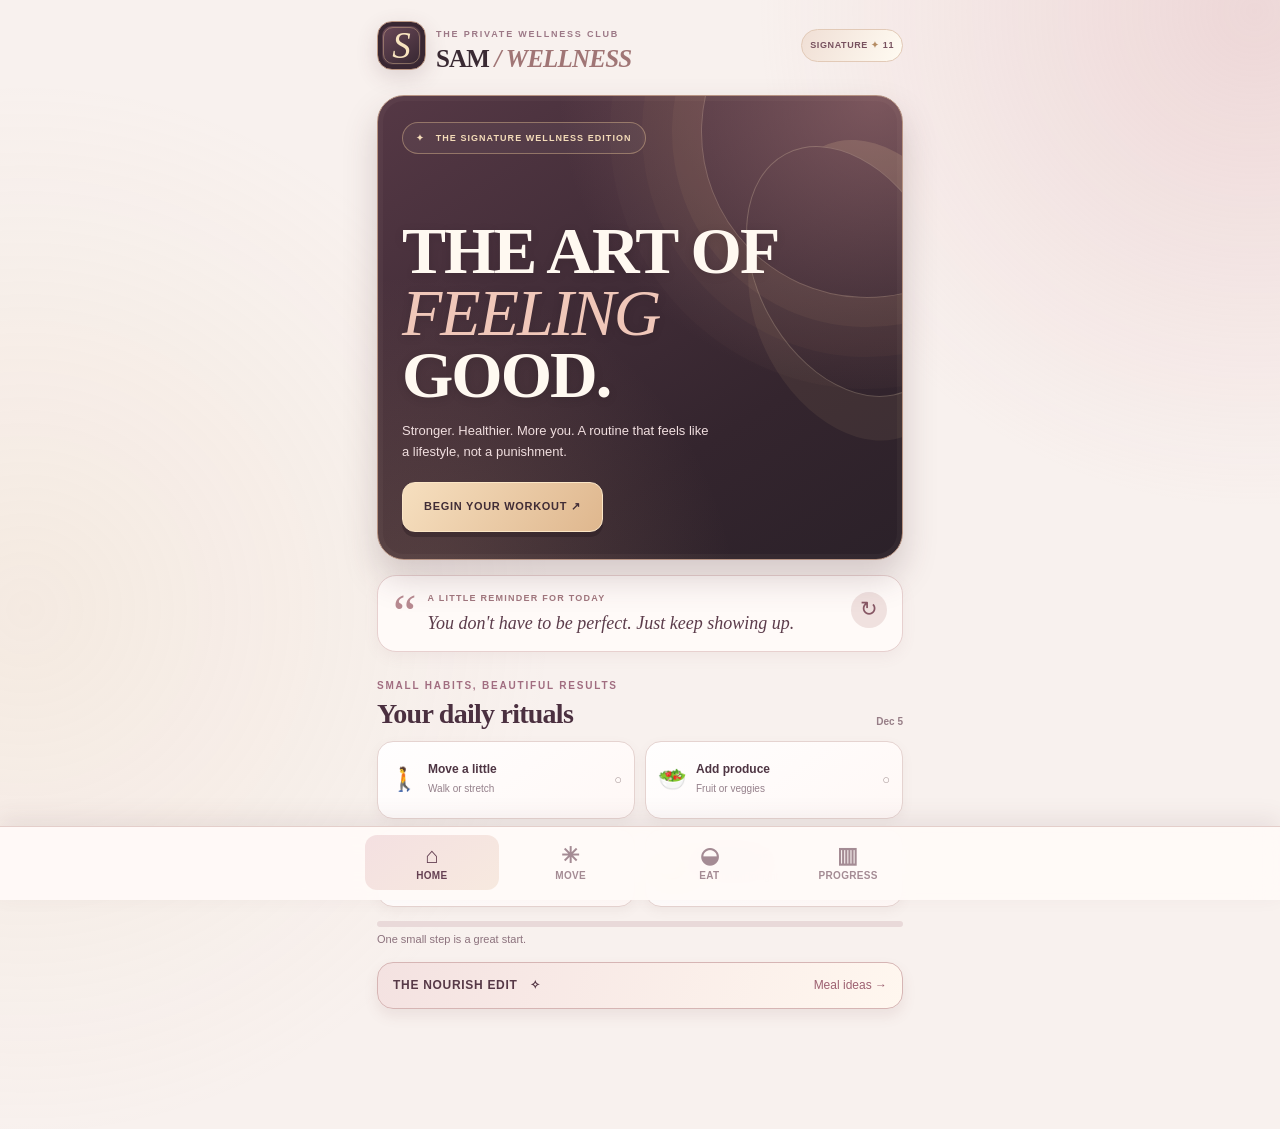
<file: sam.html>
<!doctype html>
<html lang="en"><head><meta charset="utf-8"><meta name="viewport" content="width=device-width,initial-scale=1,viewport-fit=cover">
<meta name="theme-color" content="#f8f1ee"><meta name="apple-mobile-web-app-capable" content="yes"><meta name="apple-mobile-web-app-status-bar-style" content="default"><meta name="apple-mobile-web-app-title" content="SAM WELLNESS">
<meta http-equiv="Cache-Control" content="no-cache, no-store, must-revalidate"><meta name="description" content="SAM / WELLNESS — beginner workouts, practical nutrition, daily habits and progress for healthy living.">
<meta name="sam-release" content="signature-20261121-11"><title>SAM / WELLNESS — Signature Edition</title><style>
:root{--ink:#26372f;--muted:#66796b;--bg:#f7f6ef;--card:#fffefa;--sage:#dfead8;--forest:#315b49;--peach:#ff9b76;--orange:#e87550;--sun:#f7cc84;--line:#dce3d7}
*{box-sizing:border-box}html{scroll-behavior:smooth}body{margin:0;background:radial-gradient(circle at 100% 0,#f8e6d7 0,transparent 35%),var(--bg);color:var(--ink);font:15px/1.45 -apple-system,BlinkMacSystemFont,Segoe UI,Arial,sans-serif}
button,input,select{font:inherit}button{cursor:pointer;touch-action:manipulation}button:disabled{opacity:.45;cursor:default}button:focus-visible,input:focus-visible,select:focus-visible{outline:3px solid #f49c74;outline-offset:2px}
a{color:#2d7152}.app{max-width:550px;min-height:100vh;margin:auto;padding:20px 16px 120px}.top{display:flex;justify-content:space-between;align-items:center;gap:10px;margin-bottom:22px}
.brand{display:flex;gap:10px;align-items:center}.mark{width:42px;height:42px;background:#335e4a;border-radius:15px;display:grid;place-items:center;color:#fff;box-shadow:0 6px 15px #335e4a33}.mark svg{width:26px;height:26px}
.brand small{color:#738676;letter-spacing:1.8px;font-size:9px;font-weight:900}.brand h1{font-size:24px;line-height:1;letter-spacing:-1px;margin:2px 0 0;font-weight:950}.brand h1 span{color:#ec8662}
.version{font-size:9px;font-weight:900;background:#e5efdf;color:#52715b;border:1px solid #c3d5bd;border-radius:20px;padding:7px 9px}
.view{display:none}.view.active{display:block}h2{font-size:28px;margin:0;letter-spacing:-1px;line-height:1.08}h3{font-size:18px;letter-spacing:-.45px;margin:0}p{margin:6px 0 12px}.muted{color:var(--muted)}.eyebrow{font-size:10px;font-weight:900;letter-spacing:1.4px;color:#58806b}
.btn{border:0;border-radius:13px;background:var(--forest);color:#fff;font-size:13px;padding:14px 17px;font-weight:900;min-height:49px;text-align:center}.btn.light{background:#e1ecdb;color:#315f48}.btn.peach{background:var(--orange);color:#fff}.btn.full{width:100%}.btn.outline{border:1px solid #b8cfba;background:#fff;color:#315a47}.btn.small{min-height:37px;padding:9px 13px;font-size:12px}.surface{background:var(--card);border:1px solid var(--line);padding:18px;border-radius:20px;margin:13px 0;box-shadow:0 7px 22px #6c947812}
.hero{position:relative;overflow:hidden;background:linear-gradient(140deg,#385e4c 0%,#406e54 55%,#86a784 100%);border-radius:26px;color:#fff;min-height:328px;padding:22px 24px;box-shadow:0 17px 30px #47745135}
.hero:before{content:"";position:absolute;width:290px;height:290px;border-radius:50%;background:#ffffff13;right:-125px;top:-95px;box-shadow:0 0 0 33px #ffffff0c,0 0 0 66px #ffffff08}
.hero:after{content:"";position:absolute;right:35px;top:30px;width:125px;height:170px;border-radius:100% 0 100% 0;transform:rotate(-32deg);border:3px solid #ffffff3a;box-shadow:40px 23px 0 -1px #ffffff0a,-24px 50px 0 -1px #ffffff0a}
.hero .tag{display:inline-block;background:#ffffff25;border:1px solid #ffffff40;padding:7px 10px;border-radius:99px;font-size:10px;font-weight:900;letter-spacing:1px;position:relative;z-index:1}
.hero h2{font-size:clamp(42px,11vw,58px);line-height:.96;color:#fff;letter-spacing:-2px;font-weight:1000;margin:68px 0 12px;position:relative;z-index:1}
.hero h2 em{font-style:normal;color:#ffce99}.hero p{font-size:13px;line-height:1.5;max-width:290px;color:#f3fff5;position:relative;z-index:1;margin:0 0 15px}
.hero .btn{background:#ffb28e;color:#533828;position:relative;z-index:1;box-shadow:0 5px 0 #2c533e}
.quote{display:flex;gap:11px;align-items:start;background:#fff9eb;border:1px solid #f2dfbe;border-radius:17px;padding:16px;margin:15px 0}.quote .symbol{font-family:Georgia,serif;font-size:52px;line-height:.8;color:#e99a72}.quote div:nth-child(2){flex:1}.quote small{display:block;font-size:9px;letter-spacing:1.4px;color:#96754c;font-weight:900}.quote p{font-size:16px;font-weight:850;line-height:1.32;margin:6px 0 0}.quote button{border:0;background:#f5e5c8;color:#825c38;border-radius:50%;font-size:21px;height:36px;width:36px}
.today-heading{display:flex;justify-content:space-between;align-items:end;margin:21px 0 12px}.today-heading h2{font-size:23px}.today-heading small{color:#809082;font-size:10px;font-weight:800}
.habits-grid{display:grid;grid-template-columns:repeat(2,1fr);gap:10px}.habit{border:1px solid #d5dfd0;background:#fff;border-radius:16px;padding:14px 12px;display:flex;gap:9px;align-items:center;text-align:left;min-height:78px;box-shadow:0 4px 11px #54765a0c;color:#355341}
.habit .emoji{font-size:23px;flex:0 0 27px}.habit strong{font-size:12px;line-height:1.2;display:block}.habit small{font-size:10px;color:#7e9082}.habit.done{background:#e1f3dd;border-color:#79bb89}.habit.done .tick{color:#238851}.habit .tick{font-size:13px;color:#b9c4b5;margin-left:auto}.habit-meter{height:8px;background:#e3e9df;overflow:hidden;border-radius:10px;margin:14px 0 5px}.habit-meter i{display:block;height:100%;background:linear-gradient(90deg,#8ac7a3,#e6a47f);width:0;transition:width .2s}.habit-caption{font-size:11px;color:#6b806e}
.quick-link{margin-top:14px;width:100%;background:#e7eee1;border:1px solid #d1dfc9;border-radius:15px;padding:14px 15px;display:flex;align-items:center;justify-content:space-between;text-align:left;color:#315a45}.quick-link b{font-size:14px}.quick-link span{font-size:12px}
.section-head{margin:7px 0 14px}.section-head h2{font-size:30px}.section-head p{font-size:13px;margin-top:7px}.segment{display:grid;grid-template-columns:1fr 1fr;background:#e5ebdf;border-radius:14px;padding:5px;gap:5px;margin:14px 0}.segment button{padding:12px 5px;border:0;background:transparent;color:#68816c;font-size:12px;font-weight:900;border-radius:10px}.segment button.active{background:#fffefa;color:#315842;box-shadow:0 2px 9px #456d461b}
.workout-top{background:linear-gradient(115deg,#335d49,#6c906b);color:#fff;border-radius:19px;padding:16px;margin:12px 0}.workout-top h3{font-size:23px;color:#fff}.workout-top small{font-size:10px;font-weight:900;color:#e0f2de;letter-spacing:1px}.workout-top p{font-size:12px;color:#e9f5e4}.bar{height:9px;background:#b1c4af;border-radius:9px;overflow:hidden}.bar>i{display:block;height:100%;background:#ffc28e;transition:width .2s}
.move-label{display:flex;align-items:center;justify-content:space-between;margin:19px 0 10px;color:#52795f;font-size:10px;font-weight:900;letter-spacing:1px}
.move-dots{display:grid;grid-template-columns:repeat(5,minmax(0,1fr));gap:7px}.move-dot{background:#fff;border:1px solid #cddccd;color:#7c9b80;border-radius:11px;padding:10px 0;font-weight:900;min-height:41px}.move-dot.current{background:#e37f5d;border-color:#e37f5d;color:#fff}.move-dot.finished:not(.current){background:#d0f1d7;color:#2e7b45;border-color:#9ddcb3}
.exercise{background:#fff;border:1px solid #d9e5d9;border-radius:21px;margin:13px 0;overflow:hidden;box-shadow:0 7px 18px #52724b16}
.exercise .exhead{padding:19px 18px 15px}.exercise .exhead small{font-size:10px;color:#c17b5e;letter-spacing:1.1px;font-weight:900}.exercise h3{font-size:26px;letter-spacing:-1px;line-height:1.1;margin:6px 0}.reps{display:flex;justify-content:space-between;align-items:center;margin:0 18px 14px;padding:12px 14px;background:#f8e9d5;border-radius:13px;color:#7e4f30}.reps b{font-size:19px}.reps span{font-size:25px}
.steps{padding:8px 18px 15px}.steps h4{margin:0 0 9px;font-size:14px}.steps ol{margin:0;padding-left:21px;display:grid;gap:8px}.steps li{font-size:12px;color:#566b5e;line-height:1.45}.tip{background:#edf5e9;border-left:3px solid #97c49a;padding:10px 12px;margin:13px 0;color:#4b6b56;font-size:12px;border-radius:5px 10px 10px 5px}
.demo-link{display:block;background:#345d49;color:#fff;border-radius:10px;padding:11px 13px;font-size:12px;font-weight:800;text-decoration:none}
.lift-controls{border-top:1px solid #e3eae0;padding:16px 18px 18px;background:#f9fcf7}.lift-controls label{font-size:12px;font-weight:800;color:#4e6c56}.lift-controls p{font-size:11px;color:#819080;margin:3px 0 10px}
.weight-field{display:flex;align-items:center;gap:8px;margin:9px 0 14px}.weight-field input{height:46px;width:100px;max-width:45%;border:1.5px solid #b4ceb4;border-radius:11px;padding:8px 10px;font-size:18px;color:#2b503e;background:#fff}.weight-field span{font-size:11px;color:#607b6a}
.set-buttons{display:grid;grid-template-columns:1fr 1fr;gap:9px}.set-buttons button{border:1.5px solid #b8d5ba;border-radius:12px;background:#fff;color:#406447;padding:13px 8px;font-size:12px;font-weight:900;min-height:53px}.set-buttons button.checked{background:#bdeac4;border-color:#65b079;color:#235d34}
.move-actions{display:grid;grid-template-columns:1fr 1.3fr;gap:9px;margin:12px 0}.move-actions .btn{min-height:54px}.move-actions .next{background:#e68564}
.timer-row{display:flex;align-items:center;justify-content:space-between;gap:9px;background:#ecf2e8;border-radius:14px;padding:12px;margin:13px 0}.timer-row button{border:0;background:#365b49;color:#fff;border-radius:10px;padding:11px 12px;font-weight:900;font-size:12px}.timer-row span{font-size:11px;color:#6c806e}
.save-panel{text-align:center;margin:14px 0 25px}.save-panel .note{font-size:11px;color:#809083;margin:9px auto}.save-panel .reset{display:block;background:none;border:0;color:#758777;text-decoration:underline;font-size:12px;margin:13px auto;padding:4px}
.fuel-hero{background:linear-gradient(130deg,#f6d6b5,#fbead7);border:1px solid #efd6b8;border-radius:22px;padding:19px;margin:0 0 14px;position:relative}.fuel-hero .eyebrow{color:#a4664c}.fuel-hero h2{font-size:32px;color:#744a38;margin:6px 0}.fuel-hero p{color:#846756;font-size:13px}
.plate{display:grid;grid-template-columns:1fr 1fr;gap:8px;margin:15px 0}.plate-item{padding:16px 12px;background:#edf3e7;border:1px solid #d5e2ca;border-radius:15px}.plate-item strong{display:block;font-size:13px;color:#375d48}.plate-item span{display:block;font-size:24px;margin-bottom:6px}.plate-item small{color:#6b816a;font-size:11px}
.meal-tabs{display:grid;grid-template-columns:repeat(3,1fr);gap:7px;margin:14px 0}.meal-tabs button{background:#e9eee4;color:#5d7960;border:0;border-radius:11px;padding:10px 6px;font-size:12px;font-weight:900}.meal-tabs button.active{background:#325d49;color:#fff}
.meal-box{background:#fff;border:1px solid #e0e7db;border-radius:17px;padding:16px}.meal-box .meal-emoji{font-size:31px}.meal-box h3{margin:7px 0}.meal-box p{font-size:13px;color:#6a7c6b}.meal-box .swap{background:#fae6d3;color:#956849;border:0;border-radius:10px;padding:10px 12px;font-weight:800;font-size:12px}
.nutri-form{display:grid;grid-template-columns:1fr 1fr;gap:11px;margin:14px 0}.nutri-form label{font-size:12px;color:#587363;font-weight:850;min-width:0}.nutri-form input,.nutri-form select{width:100%;height:47px;min-width:0;border:1px solid #c6d8c6;border-radius:11px;margin-top:5px;background:#fff;color:#315443;padding:10px;font-size:16px}.nutri-form .wide{grid-column:1/-1}.nutri-form .pair{display:grid;grid-template-columns:1fr 1fr;gap:7px}.nutri-result{background:#e6f3e8;border-radius:15px;padding:15px;margin-top:11px}.nutri-result .big{font-size:26px;color:#2e664e;font-weight:1000;line-height:1}.nutri-result span{font-size:11px;color:#577661;font-weight:850}.nutri-result p{font-size:12px;color:#5c7765;margin-bottom:0}.soft-note{background:#f5f1e7;padding:12px 14px;border-radius:13px;font-size:12px;color:#7c7466;line-height:1.5}.sources{font-size:11px;color:#718175;line-height:1.5}.sources a{color:#3b7655}
.progress-stats{display:grid;grid-template-columns:repeat(3,minmax(0,1fr));gap:8px;margin:15px 0}.progress-stats div{background:#345b49;border-radius:14px;padding:14px 9px}.progress-stats b{display:block;color:#ffe0aa;font-size:26px;line-height:1}.progress-stats span{font-size:9px;color:#e0f0df;letter-spacing:.5px;font-weight:900}
.history-item{padding:13px 0;border-bottom:1px solid #e2e9df;color:#42624a}.history-item:last-child{border-bottom:0}.history-item b{font-size:13px;display:block}.history-item small{font-size:11px;color:#7a907e}.empty{padding:20px 12px;text-align:center;color:#9aa89b;font-size:13px}
.weight-row{display:grid;grid-template-columns:minmax(0,1fr) 120px;gap:10px;margin:13px 0}.weight-row input{width:100%;min-width:0;border:1px solid #c6d8c6;border-radius:11px;font-size:16px;padding:12px;background:#fff;color:#2e563e}
.weight-history .entry{display:flex;justify-content:space-between;align-items:center;gap:8px;padding:9px 0;border-bottom:1px solid #e3e9df}.weight-history .entry b{font-size:13px;color:#345642}.weight-history .entry small{font-size:11px;color:#819383}.weight-history .entry button{background:#fae8e1;border:0;border-radius:8px;color:#a65a4a;padding:7px 9px;font-size:11px}
.photo-box{background:#fff;border:1px solid #dce7d9;border-radius:20px;padding:17px;margin:13px 0}.photo-box .sub{font-size:12px;color:#728674;margin:6px 0 15px}.photo-upload{display:block;border:2px dashed #b6d2bc;background:#f4faf2;text-align:center;padding:21px 12px;border-radius:14px;cursor:pointer;font-weight:900;color:#427b57}.photo-upload span{display:block;font-size:30px;margin-bottom:8px}.photo-preview{margin-top:14px}.photo-preview img{display:block;width:100%;max-height:240px;object-fit:contain;background:#dee7da;border-radius:13px}.photo-preview input{width:100%;border:1px solid #c5d8c4;border-radius:10px;padding:11px;font-size:16px;margin:10px 0;color:#274c38}.photo-grid{display:grid;grid-template-columns:repeat(2,1fr);gap:9px}.photo-grid button{background:#edf4e8;border:1px solid #cddfcc;border-radius:13px;padding:0;overflow:hidden;text-align:left}.photo-grid img{display:block;width:100%;height:125px;object-fit:cover}.photo-grid span{display:block;padding:8px 9px;color:#52745c;font-size:11px;font-weight:800}
.photo-dialog{width:94%;max-width:500px;max-height:90vh;padding:13px;border:0;border-radius:19px;background:#fffefa;color:#34513b}.photo-dialog::backdrop{background:#1a2b24c9}.photo-dialog img{width:100%;max-height:55vh;object-fit:contain;background:#d4e0d5;border-radius:13px}.photo-dialog .row{display:flex;gap:9px;margin-top:10px;justify-content:space-between}.photo-dialog .row button,.photo-dialog .row a{flex:1;text-align:center;font-size:12px;font-weight:900;text-decoration:none;padding:12px 8px;border:0;border-radius:11px;background:#e6f0e3;color:#355842}.photo-dialog .row .delete{background:#fce8df;color:#a9553d}
.bottomnav{position:fixed;left:0;right:0;bottom:0;background:#fffefaed;backdrop-filter:blur(16px);border-top:1px solid #dae4d7;padding:8px 10px calc(10px + env(safe-area-inset-bottom));z-index:10;box-shadow:0 -7px 19px #4c714015}
.navinner{max-width:550px;margin:auto;display:grid;grid-template-columns:repeat(4,1fr);gap:5px}.navinner button{background:transparent;border:0;min-height:55px;border-radius:12px;color:#839282;font-weight:900;font-size:10px}.navinner button span{display:block;font-size:22px;line-height:1.25}.navinner button.active{background:#e2efdf;color:#37644d}
.toast{position:fixed;bottom:90px;left:50%;transform:translateX(-50%);background:#345744;color:#fff;border-radius:12px;padding:11px 15px;font-size:12px;font-weight:800;z-index:20;display:none;white-space:nowrap}
[hidden]{display:none!important}
@media(max-width:360px){.app{padding:17px 11px 125px}.brand h1{font-size:22px}.hero{padding:19px;min-height:310px}.hero h2{font-size:41px}.habits-grid{gap:7px}.habit{padding:11px 8px}.nutri-form{gap:7px}.weight-row{grid-template-columns:1fr 94px}}

/* Sam-only beginner wellness movement plan */
.walk-card{display:flex;align-items:flex-start;gap:12px;background:linear-gradient(115deg,#e3f4e1,#fcf0dc);border:1px solid #c8e3c3;border-radius:17px;padding:15px;margin:13px 0 17px}
.walk-icon{background:#fff;border-radius:13px;padding:9px;font-size:26px;box-shadow:0 5px 13px #6e8f6a14}
.walk-card>div:last-child{flex:1;min-width:0}
.walk-card span{font-size:9px;font-weight:950;letter-spacing:1.1px;color:#50866c}
.walk-card h3{color:#315641;font-size:16px;line-height:1.2;margin:5px 0}
.walk-card p{font-size:12px;color:#4d7257;line-height:1.45;margin:6px 0}
.walk-card small{display:block;color:#69836b;font-size:11px;line-height:1.35;margin-top:8px}


/* Sustainable long-range weight-loss roadmap, private goal */
.month-plan,.health-support{background:#eaf3e8;border:1px solid #cadfcb;border-radius:15px;margin:12px 0 16px;overflow:hidden}
.month-plan summary,.health-support summary{list-style:none;display:flex;align-items:center;justify-content:space-between;gap:8px;padding:15px;cursor:pointer;font-size:12px;font-weight:950;color:#376c4b}
.month-plan summary::-webkit-details-marker,.health-support summary::-webkit-details-marker{display:none}
.month-plan summary b,.health-support summary span{font-size:11px;color:#7a977b;white-space:nowrap}
.month-items{display:grid;gap:8px;margin:0 13px 10px}
.month-items>div{border:1px solid #d5e6d1;background:#fff;padding:11px 12px;border-radius:10px}
.month-items strong{color:#a56c4c;font-size:12px}
.month-items p{margin:4px 0 0;color:#5c7463;font-size:12px;line-height:1.45}
.month-reminder{font-size:11px;line-height:1.4;color:#657e67;margin:10px 14px 15px}
.health-support>div{padding:1px 15px 13px}
.health-support p{font-size:12px;color:#587461;line-height:1.5;margin:10px 0}
.sustain-card{display:flex;gap:13px;background:linear-gradient(135deg,#e0f1db,#ffeedb);border:1px solid #d4e4ce;padding:16px;border-radius:18px;margin:14px 0}
.sustain-emoji{background:#fff;border-radius:14px;font-size:25px;display:grid;place-items:center;width:46px;height:46px;flex:0 0 46px}
.sustain-card span{font-size:10px;font-weight:950;letter-spacing:1px;color:#668b67}
.sustain-card h3{font-size:17px;line-height:1.2;margin:6px 0;color:#356044}
.sustain-card p{font-size:12px;color:#5a7964;line-height:1.4;margin:7px 0}
.sustain-card .sustain-tip{color:#aa765a;font-weight:850}
.journey-card{background:#fffdf7;border:1px solid #e5dbc9;border-radius:22px;padding:19px 17px;box-shadow:0 8px 25px #7e8e6e1a;margin:15px 0}
.journey-eyebrow{font-size:10px;font-weight:950;color:#b17a5e;letter-spacing:1.3px}
.journey-card h3{color:#325845;font-size:25px;margin:6px 0;line-height:1.1}
.journey-intro{font-size:12px;color:#66806d;line-height:1.5}
.journey-setting{margin-top:17px}
.journey-setting label{display:block;font-size:12px;font-weight:850;color:#39654b;margin-bottom:8px}
.journey-setting label span{font-weight:500;color:#718d78}
.journey-inputrow{display:grid;grid-template-columns:minmax(0,1fr) 106px;gap:9px}
.journey-inputrow input{min-width:0;width:100%;height:48px;border:1.5px solid #bed7b9;background:#fff;color:#2e5c43;border-radius:11px;padding:11px 12px;font-size:16px}
.journey-inputrow button{border:0;background:#416e54;color:#fff;border-radius:11px;padding:10px 8px;font-size:12px;font-weight:950}
.journey-result{margin:17px 0 9px;background:linear-gradient(110deg,#376148,#739e73);color:#fff;border-radius:15px;padding:16px}
.journey-result p{color:#e9f7e8;font-size:12px;line-height:1.4;margin:6px 0 0}
.journey-big{font-size:21px;line-height:1.1;font-weight:1000}
.journey-progressbar{height:9px;border-radius:20px;background:#ffffff50;margin:12px 0 5px;overflow:hidden}
.journey-progressbar i{height:100%;background:#ffd6a2;display:block;border-radius:20px}
.journey-meta{display:flex;align-items:center;justify-content:space-between;gap:8px;font-size:11px;font-weight:850;color:#f5faed}
.journey-milestones{display:grid;grid-template-columns:repeat(5,minmax(0,1fr));gap:6px;margin:10px 0}
.journey-chip{background:#f3f6ed;border:1px solid #d5e2d0;color:#7b9177;border-radius:12px;padding:9px 2px;text-align:center;min-width:0}
.journey-chip b{display:block;font-size:13px}
.journey-chip small{font-size:9px}
.journey-chip.hit{background:#d5f0d5;color:#28704a;border-color:#8fcb9d}
.journey-privacy{font-size:11px;line-height:1.45;color:#7e917c;margin:9px 0 0}
@media(max-width:360px){.journey-card{padding:16px 12px}.journey-milestones{gap:4px}.journey-chip b{font-size:11px}.journey-chip small{font-size:8px}}


/* SAM WELLNESS: prominent personalized calorie starting target */
.calorie-card{background:#fffefa;border:1.5px solid #cfe4ce;box-shadow:0 10px 25px #476c4a1b}
.calorie-card-title{font-size:22px;line-height:1.15;letter-spacing:-.65px;color:#2d5840;margin:7px 0 8px}
.calorie-card-lead{font-size:12px;line-height:1.5}
.calorie-card .nutri-form{margin:15px 0 18px}
.calorie-card .nutri-form label{font-size:12px}
.calorie-card .nutri-result{background:#f0f6eb;border:1px solid #cee3c7;border-radius:19px;padding:18px 16px;overflow-wrap:anywhere}
.calorie-card .nutri-result.calorie-ready{background:linear-gradient(142deg,#315a46,#558164);color:#fff;border:none;box-shadow:0 9px 18px #305c4a38}
.calorie-card .nutri-result>span,.calorie-result-label{display:block;font-size:10px;font-weight:950;letter-spacing:1.15px;color:#42734f}
.calorie-card .calorie-ready .calorie-result-label{color:#d7f2d7}
.calorie-number{font-size:clamp(35px,10vw,47px);font-weight:1000;line-height:1.14;letter-spacing:-1.8px;margin:7px 0 4px;color:#285a40}
.calorie-ready .calorie-number{color:#fff}
.calorie-number small{font-size:14px;font-weight:750;letter-spacing:0;white-space:nowrap}
.calorie-placeholder{color:#486b56;font-size:17px;font-weight:900;margin:9px 0}
.calorie-card .nutri-result p{font-size:12px;line-height:1.45;color:#587363}
.calorie-card .nutri-result.calorie-ready p{color:#eef7e9}
.calorie-ready .calorie-sub{font-size:12px;font-weight:850;color:#e3f5de}
.calorie-details{display:grid;grid-template-columns:1fr 1fr;gap:7px;margin:16px 0 14px}
.calorie-details>div{background:#ffffff20;border:1px solid #ffffff30;border-radius:12px;padding:11px 9px;min-width:0}
.calorie-details small{display:block;color:#e1f0df;font-size:10px;line-height:1.3}
.calorie-details b{display:block;color:#fff;font-size:13px;line-height:1.2;margin-top:5px}
.calorie-guidance{border-top:1px solid #ffffff3b;padding-top:10px}
.calorie-protein{font-size:11px;line-height:1.4;color:#edf7e9;background:#ffffff1b;border-radius:11px;padding:10px;margin-top:11px}
.calorie-how{margin:14px 0 0;background:#f3f7ef;border:1px solid #dce8d6;border-radius:12px}
.calorie-how summary{cursor:pointer;padding:12px;font-size:12px;font-weight:850;color:#54785d;list-style:none}
.calorie-how summary::-webkit-details-marker{display:none}
.calorie-how summary span{float:right}
.calorie-how p{font-size:12px;color:#647e6b;line-height:1.5;margin:4px 12px 12px}
@media(max-width:355px){.calorie-number{font-size:33px}.calorie-details{grid-template-columns:1fr}}


/* SAM / WELLNESS — SIGNATURE EDITION 2026.11.21
   Editorial private wellness club: porcelain, plum, champagne and blush.
   All existing controls, element IDs, and data stores stay unchanged. */
:root{
 --ink:#3a2a33;--muted:#826f78;--bg:#f8f1ee;--card:#fffdfb;
 --sage:#f2e2e1;--forest:#563746;--peach:#dba7a0;
 --orange:#99687a;--sun:#e8cc9c;--line:#ecdcd6;
}
html{background:#f8f1ee}
body{background:
 radial-gradient(circle at 98% 1%,rgba(218,166,173,.34) 0,transparent 31rem),
 radial-gradient(circle at 2% 54%,rgba(226,198,158,.16),transparent 33rem),
 #f8f1ee;color:var(--ink)}
a{color:#82566b}
button:focus-visible,input:focus-visible,select:focus-visible{outline-color:#b98880}
.app{max-width:560px;padding-left:17px;padding-right:17px}
.top{gap:8px;margin:1px 0 24px}
.brand{gap:10px;min-width:0;flex:1}
.brand>div:last-child{min-width:0}
.mark{width:49px;height:49px;flex:0 0 49px;position:relative;
 border-radius:15px;background:linear-gradient(145deg,#704c5b,#30232d);
 border:1px solid #bc9884;box-shadow:inset 0 0 0 4px #392732,0 7px 21px #5c374229}
.mark:after{content:"";position:absolute;inset:5px;border:1px solid #d8b58f75;border-radius:10px;pointer-events:none}
.monogram{font:italic 37px/.95 Georgia,"Times New Roman",serif;color:#f8e4c0}
.brand small{color:#9c7886;font-size:clamp(7px,1.9vw,9px);letter-spacing:clamp(.5px,.24vw,1.8px);font-weight:900;white-space:nowrap}
.brand h1{font-family:Georgia,"Times New Roman",serif;font-weight:700;
 font-size:clamp(18px,5vw,25px);letter-spacing:-.8px;white-space:nowrap;margin-top:3px}
.brand h1 span{color:#a07575;font-style:italic}
.version{flex:0 0 auto;font-size:9px;letter-spacing:.6px;font-weight:900;
 color:#77515e;background:linear-gradient(115deg,#f0dfd5,#fffbf2);
 border:1px solid #e2cab7;border-radius:99px;padding:9px 8px;white-space:nowrap}
.version span{color:#b58c63}
.eyebrow{color:#a16d80;font-size:10px;letter-spacing:1.8px}
.section-head h2,.today-heading h2,.journey-card h3,
.calorie-card-title{font-family:Georgia,"Times New Roman",serif;font-weight:700;letter-spacing:-.75px}
.section-head h2{font-size:clamp(29px,8vw,38px);color:#563643}
.section-head p{color:#816d78;line-height:1.55}
.btn{background:linear-gradient(130deg,#5f3e4d,#442e3a);color:#fff8f1;
 border:1px solid #7d5362;border-radius:13px;box-shadow:0 6px 15px #69405421}
.btn.light,.btn.outline{background:#fffaf6;color:#6e4a56;border:1px solid #dbc1bc}
.btn.peach{background:linear-gradient(125deg,#be7e89,#92576b);color:#fff}
.surface{background:linear-gradient(164deg,#fffefd,#fff8f5);border:1px solid #eadcd7;
 border-radius:22px;box-shadow:0 10px 26px #6b485016;padding:19px}
.hero{background:
 radial-gradient(ellipse at 95% 0%,#ae7b7e88,transparent 45%),
 radial-gradient(ellipse at 8% 115%,#d6a98535,transparent 47%),
 linear-gradient(148deg,#553845 0%,#34252e 70%,#2b2129 100%);
 border:1px solid #b89483;border-radius:27px;padding:26px 24px 27px;
 box-shadow:0 18px 34px #4c2e3c35,inset 0 0 0 5px #f1d9bf09;
 min-height:408px;isolation:isolate}
.hero:before{width:330px;height:330px;right:-131px;top:-130px;border:1px solid #efd0ac45;
 background:transparent;box-shadow:0 0 0 29px #d1a77e11,0 0 0 59px #d1a77e09,0 0 0 91px #d1a77e06;transform:rotate(24deg)}
.hero:after{width:180px;height:265px;right:-37px;top:42px;border:1px solid #f1d9b840;
 border-radius:50%;transform:rotate(-28deg);box-shadow:34px 10px 0 -1px #ddba9233,-20px 40px 0 -1px #ddba9214}
.hero .tag{display:inline-block;background:#ffffff0c;border:1px solid #e2bd9070;
 color:#f4dcb9;font-size:9px;font-weight:900;letter-spacing:1.05px;
 padding:9px 13px;max-width:100%;line-height:1.4}
.hero h2{font-family:Georgia,"Times New Roman",serif;
 font-size:clamp(46px,12.2vw,66px);font-weight:700;letter-spacing:-2px;line-height:.94;
 margin:66px 0 15px;color:#fff9f1;text-shadow:0 2px 10px #11090d20}
.hero h2 em{font-style:italic;font-weight:400;color:#f0c7b9}
.hero p{color:#f0dedf;font-size:13px;line-height:1.55;max-width:315px;margin:0 0 20px}
.hero .btn{display:inline-block;background:linear-gradient(125deg,#f6dfbf,#dfb78e);
 border:1px solid #fbe6c6;box-shadow:0 5px 0 #21161d55;
 color:#412d36;font-size:11px;letter-spacing:.7px;padding:16px 21px}
.quote{align-items:flex-start;background:#fffaf8;border:1px solid #e7d0cf;
 border-radius:19px;padding:16px 15px;box-shadow:0 5px 15px #8d646b12}
.quote .symbol{color:#b88a91;font-size:53px}
.quote small{color:#a1777e;letter-spacing:1.25px}
.quote p{font-family:Georgia,serif;font-style:italic;font-size:18px;font-weight:400;
 color:#5c3c4b;line-height:1.3;margin-top:7px}
.quote button{flex:0 0 36px;background:#f0e1df;color:#875764}
.today-heading h2{font-size:28px;color:#4b3040;margin-top:4px}
.today-heading small{color:#977e87}
.habit{border:1px solid #e5d3d0;background:linear-gradient(145deg,#fffefe,#fff8f6);
 color:#604452;border-radius:16px;box-shadow:0 4px 12px #815c6110}
.habit strong{font-size:12px;color:#4e3543}
.habit small{color:#95808b}
.habit .tick{color:#a99a9a}
.habit.done{background:#f4e0e4;border:1px solid #c992a2}
.habit.done .tick{color:#985469}
.habit-meter{background:#e9d9d9;height:6px}
.habit-meter i{background:linear-gradient(90deg,#9a657b,#deb794)}
.habit-caption{color:#8c727d}
.quick-link{border:1px solid #d6b5b4;background:linear-gradient(110deg,#f4e2e1,#fff7ef);
 color:#573947;border-radius:16px;box-shadow:0 7px 14px #7c50531a}
.quick-link b{font-size:12px;letter-spacing:.7px}.quick-link span{color:#9d6171}
.segment{background:#eededd;border-radius:15px;border:1px solid #e4cacc}
.segment button{color:#947480}.segment button.active{background:#fffaf6;color:#5a3947;box-shadow:0 3px 8px #78495820}
.walk-card{background:linear-gradient(120deg,#f5dfe1,#fbefe6);border-color:#e4c2c4}
.walk-icon{background:#fff7f1}
.walk-card span{color:#966878}.walk-card h3{color:#583a47;font-family:Georgia,serif}
.walk-card p,.walk-card small{color:#825d6d}
.month-plan,.health-support{background:#f9edeb;border:1px solid #ecd2d2}
.month-plan summary,.health-support summary{color:#734d5d}
.month-plan summary b,.health-support summary span{color:#9e7881}
.month-items>div{border-color:#ead8d4;background:#fffdfb}
.month-items strong{color:#976a77}
.month-items p,.month-reminder,.health-support p{color:#795e6e}
.workout-top{background:linear-gradient(125deg,#5b3b4a,#91697b);border:1px solid #b48d92;
 box-shadow:0 9px 19px #67415227}
.workout-top h3{font-family:Georgia,serif;font-weight:700;color:#fffaf4;font-size:25px}
.workout-top small,.workout-top p{color:#fff0ec}
.bar{background:#b897a2}.bar>i{background:linear-gradient(90deg,#efd3b5,#faeddf)}
.move-label{color:#966e7d}
.move-dot{background:#fffaf8;border-color:#e4c8c7;color:#997887}
.move-dot.current{background:#674251;border-color:#674251;color:#fff}
.move-dot.finished:not(.current){background:#f3d9e0;border-color:#d59baa;color:#814e61}
.exercise{background:#fffdfb;border:1px solid #e7d3cf;box-shadow:0 8px 21px #71505616}
.exercise .exhead small{color:#b47e8d}
.exercise h3{font-family:Georgia,serif;font-size:26px;color:#4f3542}
.reps{background:#f6e8e1;color:#835d69}
.steps li{color:#795d6c}
.tip{background:#f9edeb;border-left-color:#b78593;color:#795763}
.demo-link{background:#654354;color:#fff4e8}
.lift-controls{background:#fbf7f5;border-top-color:#e9d9d5}
.lift-controls label{color:#694957}.lift-controls p{color:#947d85}
.weight-field input{background:#fff;color:#523541;border-color:#d8b9b8}
.weight-field span{color:#916e7a}
.set-buttons button{border-color:#d6bbbc;color:#775462;background:#fffdfb}
.set-buttons button.checked{background:#f0dae0;border-color:#c48b9e;color:#78465a}
.move-actions .next{background:linear-gradient(120deg,#865268,#5b384a);color:#fff}
.timer-row{background:#f4e7e5}
.timer-row button{background:#684557;color:#fff}
.timer-row span{color:#89707b}
.fuel-hero{background:
 radial-gradient(circle at 93% -20%,#f7deba5a,transparent 50%),
 linear-gradient(128deg,#654151,#a6737c);
 border:1px solid #b58d8a;box-shadow:0 10px 25px #8f596b27}
.fuel-hero .eyebrow{color:#f2d8b9}
.fuel-hero h2{font-family:Georgia,serif;font-weight:400;color:#fff6e9;font-size:36px}
.fuel-hero p{color:#faeae5}
.calorie-card{border:1px solid #e7d0cb;background:linear-gradient(145deg,#fffefd,#fdf5f1)}
.calorie-card-title{font-size:24px;color:#5c394a}
.calorie-card .nutri-form label{color:#7b5366}
.nutri-form input,.nutri-form select{border-color:#dfc8c3;color:#523942;background:#fffdfb;min-width:0}
.calorie-card .nutri-result{background:#f8eeec;border-color:#e9ceca}
.calorie-card .nutri-result.calorie-ready{background:
 radial-gradient(circle at 95% 10%,#b7888977,transparent 50%),
 linear-gradient(140deg,#563947,#392630);box-shadow:0 10px 23px #6b3c4938}
.calorie-card .nutri-result>span,.calorie-result-label{color:#80515f}
.calorie-card .calorie-ready .calorie-result-label{color:#f0d5b4}
.calorie-card .nutri-result p{color:#795f6c}
.calorie-card .nutri-result.calorie-ready p{color:#f6e8e8}
.calorie-number,.calorie-placeholder{color:#5d3d4a}
.calorie-ready .calorie-number{color:#fff7e7}
.calorie-ready .calorie-sub{color:#f5dfc7}
.calorie-details small,.calorie-details b,.calorie-protein{color:#f6e4df}
.calorie-how{background:#f9f0ed;border-color:#e7d6d0}
.calorie-how summary{color:#7b5265}
.calorie-how p{color:#866d77}
.sustain-card{background:linear-gradient(125deg,#f4dce0,#fff0df);border-color:#e7c7c6}
.sustain-emoji{background:#fff9f3}
.sustain-card span,.sustain-card .sustain-tip{color:#9c6374}
.sustain-card h3{color:#614353;font-family:Georgia,serif}
.sustain-card p{color:#866879}
.plate-item{background:#f8efec;border:1px solid #e8d7d1}
.plate-item strong{color:#69485a}
.plate-item small{color:#8c707d}
.meal-tabs button{background:#eee0df;color:#8c6673}
.meal-tabs button.active{background:#684455;color:#fff}
.meal-box{background:#fffcfa;border-color:#e7d4d1}
.meal-box h3{font-family:Georgia,serif;color:#583849}
.meal-box p{color:#876b77}
.meal-box .swap{background:#f3dfe0;color:#925a6f}
.journey-card{background:linear-gradient(160deg,#fffefd,#fff4f1);border:1px solid #e6cac8;box-shadow:0 10px 25px #8c566016}
.journey-eyebrow{color:#a4767c}.journey-card h3{font-size:27px;color:#553544}
.journey-intro,.journey-privacy{color:#826978}
.journey-setting label{color:#775467}.journey-setting label span{color:#a08a94}
.journey-inputrow input{color:#563947;border-color:#dfc0c2;background:#fff}
.journey-inputrow button{background:#664354;color:#fff}
.journey-result{background:linear-gradient(135deg,#5b3b4b,#966879);color:#fff8f1}
.journey-result p,.journey-meta{color:#fff1e9}
.journey-progressbar i{background:#f8dfc0}
.journey-chip{background:#faf0ee;border-color:#e7d5d2;color:#967a87}
.journey-chip.hit{background:#efd9df;border-color:#cb9ba9;color:#724358}
.progress-stats div{background:linear-gradient(145deg,#603d4e,#3e2b37)}
.progress-stats b{color:#ffe4bd}
.progress-stats span{color:#f4dfd7}
.history-item,.history-item b{color:#644654}
.history-item{border-color:#ecdcd7}.history-item small{color:#a3838e}
.weight-row input{border-color:#dec1bf;color:#603e4e}
.weight-history .entry{border-color:#e8d9d5}
.weight-history .entry b{color:#674353}
.weight-history .entry small{color:#a0858f}
.weight-history .entry button{background:#f7e8e7;color:#9c6671}
.photo-box{background:linear-gradient(150deg,#fffdfa,#fff5f2);border-color:#e6d1cf;box-shadow:0 8px 20px #80545c16}
.photo-box .sub{color:#856a77}
.photo-upload{background:linear-gradient(125deg,#fbefed,#f9e3e2);border-color:#d0a5ad;color:#7e5063}
.photo-preview input{border-color:#dfc1c3;color:#543a49}
.photo-grid button{border-color:#dec5c6;background:#f9eeea}
.photo-grid span{color:#835c6b}
.photo-dialog{background:#fffaf7;color:#563846}
.photo-dialog .row button,.photo-dialog .row a{background:#f3e2de;color:#784f60}
.photo-dialog .row .delete{background:#f9e4e3;color:#a75365}
.soft-note{background:#f8efeb;color:#826b78}
.sources,.sources a{color:#95717e}
.bottomnav{background:#fffaf8ef;border-top:1px solid #e4ceca;
 box-shadow:0 -8px 22px #603e4f18}
.navinner button{color:#a48b94;font-size:10px;letter-spacing:.3px}
.navinner button.active{color:#654052;background:linear-gradient(145deg,#f4e0e1,#f7e9df)}
.toast{background:#583846;color:#fff4ea}
@media(max-width:380px){
 .app{padding-left:13px;padding-right:13px}
 .mark{width:44px;height:44px;flex-basis:44px}
 .brand{gap:7px}
 .brand h1{font-size:clamp(17px,5vw,20px)}
 .version{font-size:8px;padding:8px 6px}
 .hero{min-height:390px;padding:23px 20px}
 .hero h2{font-size:clamp(41px,11.4vw,49px)}
 .hero .tag{font-size:8px;letter-spacing:.65px}
 .habit{gap:7px;padding:11px 8px}
 .calorie-details{grid-template-columns:1fr 1fr}
}
@media(prefers-reduced-motion:reduce){.habit-meter i,.bar>i{transition:none}}


/* Signature Edition v2: reliable in-app version check */
.signature-update-notice{background:linear-gradient(120deg,#5e3b4a,#805466);color:#fff5ea;border:1px solid #bd9c89;border-radius:13px;padding:11px 13px;margin:-10px 0 15px;display:flex;align-items:center;justify-content:space-between;gap:9px}
.signature-update-notice span{font-size:11px;line-height:1.3;font-weight:900}
.signature-update-notice button{font-size:10px;font-weight:950;border:1px solid #f9e1c3;background:#eed8bc;color:#563846;border-radius:9px;padding:10px 9px;white-space:nowrap}
.signature-app-settings{background:#fbefed;border:1px solid #e3c8c9;border-radius:16px;padding:13px;display:flex;justify-content:space-between;align-items:center;gap:12px;margin:14px 0}
.signature-app-settings div{display:grid;gap:3px}
.signature-app-settings strong{font-family:Georgia,serif;font-size:18px;color:#5a3749}
.signature-app-settings small{font-size:10px;color:#957886}
.signature-app-settings button{font-size:10px;font-weight:950;background:#614051;color:#fff7ec;border:0;border-radius:10px;min-height:43px;padding:11px 12px;max-width:46%}
@media(max-width:350px){.signature-app-settings{align-items:stretch;flex-direction:column}.signature-app-settings button{max-width:100%}}


.wellness-ideas{border:1px solid #e4cdca;border-radius:17px;background:#fff9f6;margin:15px 0;overflow:hidden}
.wellness-ideas>summary{list-style:none;cursor:pointer;padding:16px;font-size:12px;font-weight:950;letter-spacing:.5px;color:#694656;display:flex;justify-content:space-between;gap:10px;align-items:center}
.wellness-ideas>summary::-webkit-details-marker{display:none}
.wellness-ideas>summary span{font-size:11px;font-weight:600;color:#927482}
.wellness-ideas .sustain-card,.wellness-ideas>.surface{margin:11px 12px;border-radius:15px;box-shadow:none}
.wellness-ideas>.surface:last-child{margin-bottom:13px}

/* Signature daily-first Eat layout, using the existing saved calculator. */
#eat .nutrition-mini-hero{min-height:0;padding:16px 19px 17px;margin-bottom:10px;border-radius:18px}
#eat .nutrition-mini-hero h2{font-size:27px;line-height:1.12;margin:5px 0 6px}
#eat .nutrition-mini-hero p{font-size:11px;margin:0;line-height:1.45;max-width:none}
#eat .nutrition-mini-hero .eyebrow{font-size:9px}
#eat .nutrition-settings{border:1px solid #e4ceca;background:#fff8f4;border-radius:15px;overflow:hidden;margin:13px 0}
#eat .nutrition-settings>summary{padding:15px;color:#734959;font-size:11px;font-weight:950;list-style:none;display:flex;justify-content:space-between;align-items:center;gap:8px;cursor:pointer}
#eat .nutrition-settings>summary::-webkit-details-marker{display:none}
#eat .nutrition-settings>summary span{font-size:10px;font-weight:500;color:#9f7985}
#eat .nutrition-settings>.surface{margin:0 9px 10px;padding:15px;box-shadow:none}
</style><link rel="stylesheet" href="./food-scanner.css?v=20261121-5"></head><body>
<div class="app">
<header class="top"><div class="brand"><div class="mark" aria-hidden="true"><span class="monogram">S</span></div><div><small>THE PRIVATE WELLNESS CLUB</small><h1>SAM <span>/ WELLNESS</span></h1></div></div><div class="version">SIGNATURE <span>✦</span> 11</div></header>
<div class="signature-update-notice" id="samUpdateNotice" role="status" hidden><span>✦ New Signature Edition available</span><button id="samUpdateNow" type="button">UPDATE NOW ↗</button></div>
<section id="home" class="view active">
<div class="hero"><div class="tag">✦ &nbsp; THE SIGNATURE WELLNESS EDITION</div><h2>THE ART OF<br><em>FEELING</em><br>GOOD.</h2><p>Stronger. Healthier. More you. A routine that feels like a lifestyle, not a punishment.</p><button class="btn" data-nav="move">BEGIN YOUR WORKOUT ↗</button></div>
<div class="quote"><span class="symbol">“</span><div><small>A LITTLE REMINDER FOR TODAY</small><p id="quoteText">You don't have to be perfect. Just keep showing up.</p></div><button id="quoteNext" aria-label="Next quote">↻</button></div>
<div class="today-heading"><div><span class="eyebrow">SMALL HABITS, BEAUTIFUL RESULTS</span><h2>Your daily rituals</h2></div><small id="todayDate"></small></div>
<div class="habits-grid" id="habitsGrid"></div>
<div class="habit-meter"><i id="habitMeter"></i></div><div class="habit-caption" id="habitCaption">Every small win counts.</div>
<button class="quick-link" data-nav="eat"><b>THE NOURISH EDIT &nbsp; ✧</b><span>Meal ideas →</span></button>
</section>
<section id="move" class="view">
<div class="section-head"><span class="eyebrow">THE MOVEMENT STUDIO</span><h2>Move beautifully.</h2><p class="muted">About 25–35 minutes. Start with two sets and keep 2–3 comfortable reps left at the end of each set.</p></div>
<div class="walk-card"><div class="walk-icon">🚶</div><div><span>YOUR EVERYDAY CARDIO</span><h3>Walk your way to healthier.</h3><p>Start with 10–15 minutes of comfortable walking, 3 days a week. Build time gradually as it gets easier. Short walks count, too.</p><small>A long-term goal for most adults is 150 minutes of moderate activity weekly, plus 2 strength days.</small></div></div>
<details class="month-plan"><summary><span>🗓️ YOUR FIRST FOUR WEEKS</span><b>See easy plan ＋</b></summary>
<div class="month-items">
<div><strong>Week 1</strong><p>Walk or use a low-impact bike for 10 minutes, three times. Try one strength session and learn the movements.</p></div>
<div><strong>Week 2</strong><p>Move for 10–15 minutes, three or four times. Aim for two comfortable strength sessions.</p></div>
<div><strong>Week 3</strong><p>Try 15–20 minutes of movement, up to four days. Continue two strength days if recovery feels good.</p></div>
<div><strong>Week 4</strong><p>Keep the routine that fits your life. Add time gradually instead of making every workout harder.</p></div>
</div><p class="month-reminder">Go slower when needed. The eventual general guideline is 150 minutes of moderate activity per week and two strength days, not a day-one requirement.</p></details>
<div class="segment"><button id="homeMode" data-mode="home">At home</button><button id="gymMode" data-mode="gym">At the gym</button></div>
<div class="segment"><button id="pickA" data-work="A">Workout A</button><button id="pickB" data-work="B">Workout B</button></div>
<div class="workout-top"><small>TODAY'S PLAN</small><h3 id="workoutTitle">Full Body Basics</h3><p id="workoutDesc"></p><div style="display:flex;justify-content:space-between;gap:8px;margin-bottom:8px;font-size:11px"><span>PROGRESS</span><b id="setCount">0 / 10 sets</b></div><div class="bar"><i id="setBar" style="width:0"></i></div></div>
<div class="move-label"><span id="moveCounter">EXERCISE 1 OF 5</span><span>Tap to jump ahead</span></div><div class="move-dots" id="moveDots"></div><div id="exerciseCard"></div>
<div class="move-actions"><button id="backMove" class="btn light">← Back</button><button id="forwardMove" class="btn next">Next →</button></div>
<div class="timer-row"><button id="restTimer">◷ Rest 75s</button><span>Start with light weights and controlled movement.</span></div>
<div class="save-panel"><button class="btn full" id="saveWorkout">Finish &amp; save workout ✓</button><button class="reset" id="clearSets">Clear checked sets</button><div class="note">Aim for two strength days a week, plus walks on days that suit you.</div></div>
</section>
<section id="eat" class="view">
<div class="fuel-hero nutrition-mini-hero"><span class="eyebrow">SAM · THE NOURISH EDIT</span><h2>Your daily nourishment.</h2><p>Food and water tracking, made simple.</p></div>
<section id="foodScanner" class="foodscan-card" data-food-mode="sam"><p>Barcode food scanner loading…</p></section>
<details class="nutrition-settings"><summary>⚙️ NUTRITION TARGETS &amp; SETTINGS <span>Adjust your estimates ＋</span></summary>
<div class="surface calorie-card"><span class="eyebrow">YOUR PERSONAL CALORIE STARTING POINT</span><h3 class="calorie-card-title">How many calories should I eat?</h3><p class="muted calorie-card-lead">Enter your details below to get one daily calorie recommendation for gradual weight loss. You can adjust it as your routine and weight change.</p>
<div class="nutri-form">
<label>Age<input id="nAge" inputmode="numeric" type="number" placeholder="Years" min="18" max="95"></label>
<label>Weight (lb)<input id="nWeight" inputmode="decimal" type="number" placeholder="lb" min="80" max="700" step=".1"></label>
<label>Height<div class="pair"><input id="nFeet" inputmode="numeric" type="number" placeholder="ft" min="4" max="7"><input id="nInches" inputmode="numeric" type="number" placeholder="in" min="0" max="11"></div></label>
<label>Activity<select id="nActivity"><option value="1.2">Mostly sitting</option><option value="1.375">Lightly active</option><option value="1.55">Moderately active</option><option value="1.725">Very active</option></select></label>
</div>
<div id="nutriResult" class="nutri-result" aria-live="polite"><span>YOUR DAILY CALORIE TARGET</span><p>Enter your age, weight, height and activity level above to calculate your personal starting recommendation.</p></div>
<p class="soft-note">This is a general starting estimate, not a prescribed diet or a number you must stay under. It uses a standard adult-woman metabolism equation and estimated activity. If pregnant, breastfeeding, managing a medical condition, or using medications that affect appetite or weight, check a target with a healthcare professional. There’s no need to count calories to build healthier habits.</p><details class="calorie-how"><summary>How this recommendation is calculated <span>＋</span></summary><p>We estimate resting needs using the Mifflin–St Jeor equation, multiply by your chosen activity level for maintenance, then suggest a modest reduction of roughly 300–500 calories a day where appropriate. The estimate cannot account for all medical, medication, metabolic or lifestyle factors. Recalculate after meaningful weight or activity changes.</p><p>For individualized planning, try the <a href="https://www.niddk.nih.gov/health-information/weight-management/body-weight-planner/" rel="noopener noreferrer" target="_blank">NIH Body Weight Planner</a>.</p></details></div>

</details>

<details class="wellness-ideas"><summary>✧ MEAL IDEAS &amp; BALANCED PLATES <span>See inspiration ＋</span></summary>
<div class="sustain-card"><div class="sustain-emoji">🌿</div><div><span>START WITH THE BASICS</span><h3>Plan meals that keep you satisfied.</h3><p>Include protein, high-fiber produce and foods you enjoy. Choose one change you can repeat for weeks, like preparing breakfast, packing lunch or swapping a sugary drink for water some days.</p><p class="sustain-tip">No crash diets. No need to be perfect on weekends.</p></div></div>
<div class="surface"><span class="eyebrow">BUILD YOUR PLATE</span><h3 style="margin-top:6px">A simple place to start</h3><div class="plate">
<div class="plate-item"><span>🥦</span><strong>½ plate</strong><small>Vegetables or fruit</small></div><div class="plate-item"><span>🍗</span><strong>¼ plate</strong><small>Protein: eggs, beans, fish, chicken, tofu</small></div><div class="plate-item"><span>🍠</span><strong>¼ plate</strong><small>Rice, potatoes or whole grains</small></div><div class="plate-item"><span>🥑</span><strong>Add some fat</strong><small>Olive oil, nuts, avocado, or other fats</small></div></div><p class="muted" style="font-size:12px">This is an easy visual guide, not a strict rule for every meal.</p></div>
<div class="surface"><span class="eyebrow">KEEP IT PRACTICAL</span><h3 style="margin:7px 0">What could I eat?</h3><div class="meal-tabs"><button class="active" data-meal="breakfast">Breakfast</button><button data-meal="lunch">Lunch</button><button data-meal="dinner">Dinner</button></div><div class="meal-box"><div class="meal-emoji" id="mealEmoji">🥣</div><h3 id="mealTitle"></h3><p id="mealDesc"></p><button class="swap" id="swapMeal">Another idea ↻</button></div></div>
</details>
<details class="health-support"><summary>Getting support for a bigger goal <span>＋</span></summary><div><p>A substantial weight-loss goal is worth discussing with a healthcare professional who can review health history, medications, blood pressure, sleep and nutrition and help confirm a healthy target.</p><p>Behavioral programs, registered dietitian support, and, when appropriate, prescription weight-management treatments or other options can be discussed together.</p><p>There is no fixed deadline. A common early goal is about 5–10% of starting weight over roughly six months, with the plan adjusted over time.</p></div></details>

<div class="sources">Based on general guidance from <a target="_blank" rel="noopener noreferrer" href="https://www.cdc.gov/healthy-weight-growth/losing-weight/index.html">CDC Healthy Weight</a>, <a target="_blank" rel="noopener noreferrer" href="https://www.cdc.gov/physical-activity-basics/guidelines/adults.html">CDC Activity Guidelines</a> and <a target="_blank" rel="noopener noreferrer" href="https://www.niddk.nih.gov/health-information/weight-management/body-weight-planner">NIDDK Body Weight Planner</a>.</div>
</section>
<section id="progress" class="view"><div class="section-head"><span class="eyebrow">THE PERSONAL JOURNAL</span><h2>Every chapter counts.</h2><p class="muted">Track the things that matter to you. Weight and photos are optional.</p></div>
<div class="progress-stats"><div><b id="statWorkouts">0</b><span>WORKOUTS</span></div><div><b id="statSets">0</b><span>SETS DONE</span></div><div><b id="statWins">0</b><span>TODAY'S WINS</span></div></div>
<div class="journey-card">
<div class="journey-eyebrow">YOUR BIG PICTURE</div><h3>Your weight-loss journey</h3>
<p class="journey-intro">A big goal is easier to manage in smaller stages. You choose the number, and it stays on this phone.</p>
<div class="journey-setting"><label for="journeyGoal">Long-term goal <span>(pounds to lose)</span></label><div class="journey-inputrow"><input type="number" id="journeyGoal" min="1" max="400" step="1" inputmode="numeric" placeholder="Set your goal"><button id="saveJourneyGoal" type="button">Save goal</button></div></div>
<div id="journeyResult" class="journey-result">
<div class="journey-big">Start with a small win.</div><p>Enter a personal goal here, then add a starting weight below if you want to track pounds lost.</p></div>
<div id="journeyMilestones" class="journey-milestones"></div>
<p class="journey-privacy">Your goal and weigh-ins stay in this browser; they aren't posted online. Progress can include more energy, strength and consistency, not just the scale.</p>
</div>

<div class="surface"><h3>Workout history</h3><div id="workoutHistory"></div></div>
<div class="surface"><h3>Optional weight check-ins</h3><p class="muted" style="font-size:12px">If you prefer not to weigh yourself, skip this completely. How you feel and what you can do matter too.</p><div class="weight-row"><input id="weighInput" type="number" step=".1" min="80" max="700" inputmode="decimal" placeholder="Weight in lb" aria-label="Weight in pounds"><button id="addWeight" class="btn light">Save entry</button></div><div id="weightHistory" class="weight-history"></div></div>
<div class="signature-app-settings">
<div><span class="eyebrow">APP EDITION</span><strong>Signature 11</strong><small>Fresh updates without reinstalling</small></div>
<button type="button" id="samCheckUpdate">CHECK FOR UPDATES ↻</button>
</div>
<div class="photo-box"><span class="eyebrow">PRIVATE PHOTO JOURNAL</span><h3 style="margin:5px 0">Your moments</h3><p class="sub">Save a photo from a walk, workout, milestone or a day you felt good. No comparisons required.</p><label class="photo-upload" for="photoInput"><span>📸</span>＋ Add a photo</label><input type="file" accept="image/*" id="photoInput" hidden>
<div id="photoPreview" class="photo-preview" hidden><img id="previewImg" alt="Selected photo"><input id="photoNote" type="text" placeholder="Add a note (optional)" maxlength="90"><div style="display:flex;gap:8px"><button class="btn peach" id="savePhoto">Save photo</button><button class="btn light" id="cancelPhoto">Cancel</button></div></div>
<div id="photoGrid" class="photo-grid" style="margin-top:13px"></div><div id="photoEmpty" class="empty">No photos yet. Your memories will appear here.</div><p id="photoError" style="font-size:12px;color:#ab584b"></p><p class="muted" style="font-size:11px">Photos are stored in this browser on this device, not uploaded to a server. Keep originals in your Photos app. Clearing browser data can erase this journal.</p></div>
</section>
</div>
<nav class="bottomnav" aria-label="Main navigation"><div class="navinner"><button class="active" data-nav="home"><span>⌂</span>HOME</button><button data-nav="move"><span>✳</span>MOVE</button><button data-nav="eat"><span>◒</span>EAT</button><button data-nav="progress"><span>▥</span>PROGRESS</button></div></nav>
<dialog id="photoDialog" class="photo-dialog"><button id="closePhoto" class="btn light small" style="float:right">✕ Close</button><img id="photoLarge" alt="Saved journal photo"><p id="photoDetail"></p><div class="row"><a id="downloadPhoto" download="sam-wellness-photo.jpg">Save a copy</a><button id="deletePhoto" class="delete">Delete photo</button></div></dialog>
<div class="toast" id="toast" role="status"></div>
<script>
(function(){
"use strict";
var $=id=>document.getElementById(id),K="sam-bloom-v1";
var initial={mode:"home",day:"A",index:{},sets:{},weights:{},sessions:[],habits:{},weightLog:[],profile:{},meal:"breakfast",mealIndex:{breakfast:0,lunch:0,dinner:0}};
var s;try{s=Object.assign(initial,JSON.parse(localStorage.getItem(K)||"{}")||{})}catch(e){s=initial}
s.index=s.index||{};s.sets=s.sets||{};s.weights=s.weights||{};s.habits=s.habits||{};s.sessions=s.sessions||[];s.weightLog=s.weightLog||[];s.profile=s.profile||{};s.mealIndex=s.mealIndex||initial.mealIndex;
function persist(){try{localStorage.setItem(K,JSON.stringify(s))}catch(e){}}
function esc(str){return String(str).replace(/[&<>"']/g,c=>({"&":"&amp;","<":"&lt;",">":"&gt;",'"':"&quot;","'":"&#39;"}[c]))}
function toast(msg){$("toast").textContent=msg;$("toast").style.display="block";setTimeout(()=>$("toast").style.display="none",1900)}
function localDay(){var d=new Date();return new Date(d.getTime()-d.getTimezoneOffset()*60000).toISOString().slice(0,10)}
const quoteList=["You don't have to be perfect. Just keep showing up.","A little progress every day adds up.","Healthy is built in the ordinary moments.","Start where you are. Use what you have.","Consistency beats an all-or-nothing plan.","Every walk counts. Every effort matters.","Get stronger for the life you want to live.","One good choice is always a fresh start."];
let quoteIndex=(new Date().getDate()+new Date().getMonth())%quoteList.length;
function quote(){ $("quoteText").textContent=quoteList[quoteIndex];quoteIndex=(quoteIndex+1)%quoteList.length }
$("quoteNext").onclick=quote;quote();setInterval(()=>{if(!document.hidden)quote()},18000);
function show(tab){
 document.querySelectorAll(".view").forEach(v=>v.classList.toggle("active",v.id===tab));
 document.querySelectorAll(".navinner [data-nav]").forEach(b=>b.classList.toggle("active",b.dataset.nav===tab));
 window.scrollTo(0,0);
 if(tab==="progress")renderProgress();
}
document.addEventListener("click",e=>{var n=e.target.closest("[data-nav]");if(n)show(n.dataset.nav)});
const habits=[{id:"walk",emoji:"🚶",title:"Move a little",hint:"Walk or stretch"},{id:"produce",emoji:"🥗",title:"Add produce",hint:"Fruit or veggies"},{id:"water",emoji:"💧",title:"Hydrate",hint:"Drink regularly"},{id:"sleep",emoji:"🌙",title:"Prioritize rest",hint:"Wind down tonight"}];
function daily(){return s.habits[localDay()]||{}}
function renderHabits(){
 $("todayDate").textContent=new Date().toLocaleDateString(undefined,{month:"short",day:"numeric"});
 let done=daily(),count=Object.values(done).filter(Boolean).length;
 $("habitsGrid").innerHTML=habits.map(h=>'<button class="habit '+(done[h.id]?'done':'')+'" data-habit="'+h.id+'" aria-pressed="'+!!done[h.id]+'"><span class="emoji">'+h.emoji+'</span><span><strong>'+h.title+'</strong><small>'+h.hint+'</small></span><span class="tick">'+(done[h.id]?'✓':'○')+'</span></button>').join("");
 $("habitMeter").style.width=count/4*100+"%";
 $("habitCaption").textContent=count===0?"One small step is a great start.":count===4?"All four checked. Nice work!":count+" of 4 daily wins checked.";
 $("statWins").textContent=count;
}
document.addEventListener("click",e=>{let el=e.target.closest("[data-habit]");if(!el)return;const d=localDay();if(!s.habits[d])s.habits[d]={};s.habits[d][el.dataset.habit]=!s.habits[d][el.dataset.habit];persist();renderHabits();});
const item=(name,reps,unit,weight,steps,tip)=>({name,reps,unit,weight,steps,tip});
const plans={
home:{
 A:{title:"Everyday Strength",desc:"No gym required. Build confidence with movements that make daily life easier.",items:[
  item("Chair Sit-to-Stand","8–12 reps","Bodyweight",0,["Sit toward the front of a sturdy chair, feet flat under your knees.","Lean forward slightly and push through both feet to stand.","Sit back down slowly, using your hands for support if you need."],"A chair makes this easier to learn; keep a pace that feels steady."),
  item("Wall Push-Up","8–12 reps","Bodyweight",0,["Stand facing a solid wall with hands at chest height.","Step feet back, bend elbows and bring chest toward the wall.","Push back, keeping your body long and shoulders comfortable."],"Step closer to the wall to make it easier."),
  item("Standing Side Leg Lift","10 per leg","Bodyweight",0,["Stand tall beside a countertop or sturdy chair for balance.","Keep toes facing forward and lift one leg a short distance sideways.","Lower slowly, then switch legs."],"Keep hips facing forward; avoid leaning sideways."),
  item("Water-Bottle Biceps Curl","10–12 reps","lb per hand",0,["Hold a small water bottle in each hand, elbows close to your sides.","Bend your elbows, lifting the bottles toward shoulders.","Lower slowly without swinging."],"Start with empty hands or light bottles. The arm movement matters more than weight."),
  item("Countertop Plank","20–30 seconds","Bodyweight",0,["Place forearms or hands on a sturdy counter with feet a step back.","Keep shoulders, hips and heels in a comfortable straight line.","Breathe steadily, keeping your middle gently braced."],"Use a higher surface if the position feels challenging.")
 ]},
 B:{title:"Move & Feel Good",desc:"Gentle full-body strength with balance, posture and core control.",items:[
  item("Side Steps with Mini Squat","8 each way","Bodyweight",0,["Stand with feet comfortable apart and bend knees slightly.","Take a small step to the side, then bring the other foot in.","Continue for eight steps, then reverse direction."],"Keep the bend shallow and steady; hold a counter if you need balance."),
  item("Standing Band Row","10–12 reps","Light band",0,["Attach a light resistance band to a secure anchor at chest height.","Stand tall and pull elbows back toward your ribs.","Release slowly while keeping shoulders relaxed."],"Check the anchor before pulling. If no band is available, do shoulder-blade squeezes."),
  item("Standing Calf Raise","12–15 reps","Bodyweight",0,["Stand beside a sturdy chair with feet hip-width.","Rise onto the balls of your feet without rolling ankles.","Lower heels slowly to the floor."],"Use support and pause at the top. No bouncing needed."),
  item("Water-Bottle Shoulder Press","8–10 reps","lb per hand",0,["Hold light bottles near shoulder height with palms facing forward or inward.","Press upward only as far as feels comfortable.","Lower smoothly, keeping your ribs down."],"If overhead motion is uncomfortable, do front raises below shoulder height."),
  item("Standing March with Pause","30 seconds","Bodyweight",0,["Stand upright near a countertop for support.","Lift one knee comfortably and pause for a moment.","Lower, switch sides and keep breathing."],"Small, controlled knee lifts are enough; aim for balance.")
 ]}
},
gym:{
 A:{title:"Gym Confidence",desc:"Easy-to-learn machines and functional strength, without high-intensity pressure.",items:[
  item("Leg Extension Machine","10–12 reps","lb machine",10,["Adjust the seat so knees line up with the machine pivot.","Slowly straighten knees against light resistance.","Lower the weight with control, without swinging."],"Start with the machine's lightest setting; machine weights vary."),
  item("Seated Hamstring Curl","10–12 reps","lb machine",10,["Adjust the pad and seat to fit the backs of your legs.","Bend your knees against the resistance.","Return slowly and keep your hips against the seat."],"Choose a weight you can move smoothly through a comfortable range."),
  item("Pec Fly Machine","10 reps","lb machine",10,["Adjust the handles so elbows stay around chest height.","Bring handles toward the middle of your chest.","Let your arms open slowly without stretching too far."],"Keep shoulders relaxed and stop if there's discomfort."),
  item("Cable Biceps Curl","10–12 reps","lb cable",5,["Set a straight or rope handle at a low cable position.","Keep elbows near your sides and bend arms to bring handle upward.","Lower slowly without rocking your body."],"Start light and keep wrists comfortable."),
  item("Dumbbell Farmer Carry","20–30 seconds","lb per hand",5,["Pick up a light dumbbell in each hand and stand tall.","Walk slowly over clear, level ground while breathing normally.","Set weights down carefully after the timed walk."],"Choose weights that allow upright posture and easy control.")
 ]},
 B:{title:"Strength & Balance",desc:"Train hips, upper back, arms, calves and everyday trunk strength.",items:[
  item("Seated Hip Abduction","12 reps","lb machine",10,["Adjust the machine pads against the outside of your knees.","Push knees gently outward against light resistance.","Return slowly without forcing the stretch."],"Use a comfortable range rather than trying to go wide."),
  item("Reverse Pec Deck","10 reps","lb machine",10,["Face the machine pad and adjust handles around shoulder height.","Pull handles backward gently, bringing shoulder blades closer.","Return slowly, keeping your neck relaxed."],"Aim for upper-back control, not heavy weight."),
  item("Cable Triceps Pressdown","10–12 reps","lb cable",5,["Stand close to a cable machine with a rope attachment.","Keep elbows at your sides as you extend arms downward.","Bend elbows slowly to return."],"Only your forearms should move; avoid swinging."),
  item("Calf Raise Machine","12–15 reps","lb machine",10,["Set up the machine according to its instructions.","Press through the balls of both feet to rise gently.","Lower heels slowly, staying in control."],"Begin with very light resistance; machine types vary."),
  item("Cable Wood Chop","8 per side","lb cable",5,["Set a light cable handle just above chest height.","Stand sideways to the cable and hold the handle with both hands.","Rotate slowly through a small, comfortable range and return, then switch sides."],"Avoid jerking the torso; ask an instructor to demonstrate the setup.")
 ]}
}
};
function plan(){return plans[s.mode][s.day]}
function workoutKey(){return "v2-"+s.mode+"-"+s.day}
function moveIndex(){let k=workoutKey(),n=Number(s.index[k]||0);return Math.max(0,Math.min(plan().items.length-1,n))}
function countSets(){let k=workoutKey();return plan().items.reduce((n,it,i)=>n+(s.sets[k+"-"+i+"-1"]?1:0)+(s.sets[k+"-"+i+"-2"]?1:0),0)}
function moveTo(i){s.index[workoutKey()]=Math.max(0,Math.min(plan().items.length-1,i));persist();renderWorkout();$("moveCounter").scrollIntoView({behavior:"smooth",block:"start"})}
function renderWorkout(){
 ["home","gym"].forEach(m=>$(m==="home"?"homeMode":"gymMode").classList.toggle("active",s.mode===m));
 ["A","B"].forEach(d=>$("pick"+d).classList.toggle("active",s.day===d));
 const p=plan(),i=moveIndex(),it=p.items[i],k=workoutKey();
 $("workoutTitle").textContent=p.title;$("workoutDesc").textContent=p.desc;
 const sets=countSets();$("setCount").textContent=sets+" / "+p.items.length*2+" sets";$("setBar").style.width=(sets/(p.items.length*2)*100)+"%";$("moveCounter").textContent="EXERCISE "+(i+1)+" OF "+p.items.length;
 $("moveDots").innerHTML=p.items.map((it,index)=>'<button data-index="'+index+'" class="move-dot '+(i===index?'current ':'')+(s.sets[k+"-"+index+"-1"]&&s.sets[k+"-"+index+"-2"]?'finished':'')+'" aria-label="Exercise '+(index+1)+': '+esc(it.name)+'">'+(s.sets[k+"-"+index+"-1"]&&s.sets[k+"-"+index+"-2"]?'✓':index+1)+'</button>').join("");
 const wKey=k+"-"+i;
 const wt=(s.weights[wKey]===undefined?it.weight:s.weights[wKey]);
 $("exerciseCard").innerHTML='<article class="exercise"><div class="exhead"><small>MOVE '+String(i+1).padStart(2,"0")+'</small><h3>'+esc(it.name)+'</h3><p class="muted" style="font-size:12px;margin:0">Learn the movement. Then check off your sets.</p></div><div class="reps"><b>2 × '+esc(it.reps)+'</b><span>✳</span></div><div class="steps"><h4>How to do it</h4><ol>'+it.steps.map(st=>'<li>'+esc(st)+'</li>').join("")+'</ol><div class="tip"><b>FORM TIP:</b> '+esc(it.tip)+'</div><a class="demo-link" href="https://www.youtube.com/results?search_query='+encodeURIComponent(it.name+" beginner form exercise")+'" target="_blank" rel="noopener noreferrer">▷ Watch an exercise demo ↗</a></div><div class="lift-controls"><label for="workWeight">Weight used (optional)</label><p>Bodyweight is a great starting point.</p><div class="weight-field"><input id="workWeight" data-weight="'+wKey+'" type="number" min="0" inputmode="decimal" step="2.5" value="'+esc(wt)+'"><span>'+esc(it.unit)+'</span></div><div class="set-buttons">'+[1,2].map(n=>'<button data-set="'+wKey+"-"+n+'" class="'+(s.sets[wKey+"-"+n]?'checked':'')+'">'+(s.sets[wKey+"-"+n]?'✓ SET '+n+' DONE':'○ FINISH SET '+n)+'</button>').join("")+'</div></div></article>';
 $("backMove").disabled=i===0;$("forwardMove").textContent=i===p.items.length-1?"Finish up ✓":"Next move →";
}
document.addEventListener("click",e=>{
 const mode=e.target.closest("[data-mode]");if(mode){s.mode=mode.dataset.mode;persist();renderWorkout();return}
 const work=e.target.closest("[data-work]");if(work){s.day=work.dataset.work;persist();renderWorkout();return}
 const move=e.target.closest("[data-index]");if(move){moveTo(Number(move.dataset.index));return}
 const set=e.target.closest("[data-set]");if(set){s.sets[set.dataset.set]=!s.sets[set.dataset.set];persist();renderWorkout();return}
});
document.addEventListener("change",e=>{const el=e.target.closest("[data-weight]");if(el){const n=Number(el.value);s.weights[el.dataset.weight]=Number.isFinite(n)&&n>=0?n:0;persist()}});
$("backMove").onclick=()=>moveTo(moveIndex()-1);
$("forwardMove").onclick=()=>{if(moveIndex()===plan().items.length-1){$("saveWorkout").scrollIntoView({behavior:"smooth",block:"center"})}else moveTo(moveIndex()+1)};
$("clearSets").onclick=()=>{if(!confirm("Clear the checkmarks for this workout?"))return;let k=workoutKey();plan().items.forEach((it,i)=>{delete s.sets[k+"-"+i+"-1"];delete s.sets[k+"-"+i+"-2"]});persist();renderWorkout()};
$("saveWorkout").onclick=()=>{
 let n=countSets();if(n===0){toast("Finish a set first");return}
 let k=workoutKey(),p=plan();
 let items=p.items.map((it,i)=>({name:it.name,sets:Number(!!s.sets[k+"-"+i+"-1"])+Number(!!s.sets[k+"-"+i+"-2"]),weight:s.weights[k+"-"+i]===undefined?it.weight:s.weights[k+"-"+i],unit:it.unit})).filter(x=>x.sets>0);
 s.sessions.unshift({id:Date.now(),date:localDay(),title:p.title,mode:s.mode,day:s.day,sets:n,items});
 s.sessions=s.sessions.slice(0,150);
 p.items.forEach((it,i)=>{delete s.sets[k+"-"+i+"-1"];delete s.sets[k+"-"+i+"-2"]});
 s.index[k]=0;persist();renderWorkout();renderProgress();toast("Workout saved. Nice work!");show("progress");
};
let rem=0,interval=null;
$("restTimer").onclick=()=>{if(interval){clearInterval(interval);interval=null;rem=0;$("restTimer").textContent="◷ Rest 75s";return}rem=75;$("restTimer").textContent=rem+"s · stop";interval=setInterval(()=>{rem--;$("restTimer").textContent=rem+"s · stop";if(rem<=0){clearInterval(interval);interval=null;$("restTimer").textContent="◷ Rest 75s";toast("Rest complete!")}},1000)};
const meals={
 breakfast:[["🥣","Greek yogurt bowl","Plain Greek yogurt, berries, oats and a little nut butter."],["🍳","Eggs + toast","Scrambled eggs, whole-grain toast and fruit."],["🥤","Quick smoothie","Milk or yogurt, berries, a banana and a spoon of peanut butter."]],
 lunch:[["🥗","Protein bowl","Greens, chicken or beans, quinoa or rice, and dressing."],["🥪","Turkey or hummus wrap","Whole-wheat wrap with protein, lettuce, peppers and a side of fruit."],["🍲","Soup + sandwich","Hearty bean soup and half a sandwich with veggies."]],
 dinner:[["🍛","Sheet-pan dinner","Salmon or chicken, roasted potatoes and vegetables."],["🌮","Taco bowls","Seasoned beans or turkey, rice, salsa, peppers and avocado."],["🍝","Pasta night","Pasta, lean protein or lentils, tomato sauce and a big salad."]]
};
function renderMeal(){document.querySelectorAll("[data-meal]").forEach(b=>b.classList.toggle("active",b.dataset.meal===s.meal));const m=meals[s.meal][s.mealIndex[s.meal]%3];$("mealEmoji").textContent=m[0];$("mealTitle").textContent=m[1];$("mealDesc").textContent=m[2]}
document.addEventListener("click",e=>{let b=e.target.closest("[data-meal]");if(b){s.meal=b.dataset.meal;persist();renderMeal()}});
$("swapMeal").onclick=()=>{s.mealIndex[s.meal]=(s.mealIndex[s.meal]+1)%3;persist();renderMeal()};
["nAge","nWeight","nFeet","nInches","nActivity"].forEach(id=>{
 const el=$(id);if(s.profile[id]!==undefined)el.value=s.profile[id];
 el.addEventListener("input",updateNutrition);el.addEventListener("change",updateNutrition);
});
function updateNutrition(){
 ["nAge","nWeight","nFeet","nInches","nActivity"].forEach(id=>s.profile[id]=$(id).value);
 persist();
 const a=Number($("nAge").value),w=Number($("nWeight").value),ft=Number($("nFeet").value),
 ins=Number($("nInches").value),f=Number($("nActivity").value);
 const height=(ft*12+ins)*2.54,kg=w/2.20462,box=$("nutriResult");
 if(!(a>=18&&a<=95&&w>=80&&w<=700&&ft>=4&&ft<=7&&ins>=0&&ins<=11&&height>=122&&height<=215&&f>=1.2&&f<=1.725)){
  box.classList.remove("calorie-ready");
  box.innerHTML='<span>YOUR DAILY CALORIE TARGET</span><div class="calorie-placeholder">Your recommendation will appear here</div><p>Fill in your age, weight, height and activity level to calculate a starting target.</p>';
  return;
 }
 const round50=x=>Math.round(x/50)*50;
 const fmt=x=>x.toLocaleString();
 const bmr=10*kg+6.25*height-5*a-161;
 const maintenance=round50(bmr*f);
 const deficit=Math.max(300,Math.min(500,round50(maintenance*.15)));
 const rawTarget=round50(maintenance-deficit);
 const proteinLo=Math.round(kg*1.2/5)*5,proteinHi=Math.round(kg*1.6/5)*5;
 if(maintenance<1750||rawTarget<1500){
  box.classList.remove("calorie-ready");
  box.innerHTML='<span>ESTIMATED MAINTENANCE</span><div class="calorie-number">'+fmt(maintenance)+' <small>cal/day</small></div><p>A standard deficit would lead to a relatively low intake based on these estimates. Rather than give a potentially too-low target, ask a registered dietitian or healthcare professional for a personalized calorie recommendation.</p><div class="calorie-sub">Regular meals, strength training, walking and recovery still help.</div>';
  return;
 }
 const target=rawTarget;
 const lower=Math.max(1500,target-100),upper=target+100;
 box.classList.add("calorie-ready");
 box.innerHTML='<div class="calorie-result-label">RECOMMENDED DAILY STARTING TARGET</div>'+
 '<div class="calorie-number">'+fmt(target)+' <small>calories/day</small></div>'+
 '<div class="calorie-sub">For gradual, sustainable weight loss</div>'+
 '<div class="calorie-details"><div><small>Estimated maintenance</small><b>'+fmt(maintenance)+' cal/day</b></div>'+
 '<div><small>Flexible daily range</small><b>'+fmt(lower)+'–'+fmt(upper)+' cal</b></div></div>'+
 '<p class="calorie-guidance">Start here, not as a strict cap. Check your overall weight trend, hunger, energy and workout recovery over the next 3–4 weeks, then adjust with professional guidance if needed. As your weight changes, log a new weigh-in and this estimate will update.</p>'+
 '<div class="calorie-protein">🍳 Protein reference: about <b>'+proteinLo+'–'+proteinHi+' g/day</b>, spread over meals; individual needs vary.</div>';
}
function renderJourney(){
 var input=$("journeyGoal"),result=$("journeyResult"),milestones=$("journeyMilestones");
 var goal=Number(s.journeyGoal)||0;
 if(document.activeElement!==input)input.value=goal||"";
 if(!goal){result.innerHTML='<div class="journey-big">Start with a small win.</div><p>Set a private goal above. Your first logged weigh-in below can become your starting point.</p>';milestones.replaceChildren();return}
 var entries=s.weightLog.filter(e=>Number.isFinite(Number(e.value)));
 var start=entries.length?Number(entries[entries.length-1].value):null,latest=entries.length?Number(entries[0].value):null;
 if(start===null){result.innerHTML='<div class="journey-big">'+goal+' lb long-term goal</div><p>Add your first weight check-in below if you want to track progress. A first health milestone can be about 5% of starting weight.</p>';milestones.replaceChildren();return}
 var lost=Math.max(0,start-latest),remaining=Math.max(0,goal-lost),fraction=Math.min(1,lost/goal);
 var early=Math.round(start*.05*10)/10;
 var headline=lost>0?lost.toFixed(1)+' lb down':'Your starting point is set';
 result.innerHTML='<div class="journey-big">'+headline+'</div><p>Starting weight '+start.toFixed(1)+' lb · Latest '+latest.toFixed(1)+' lb</p><div class="journey-progressbar"><i style="width:'+Math.round(fraction*100)+'%"></i></div><div class="journey-meta"><span>'+Math.round(fraction*100)+'% of your goal</span><span>'+remaining.toFixed(1)+' lb remaining</span></div><p>First health milestone: about '+early.toFixed(1)+' lb (5% of starting weight). '+(lost>=early?'Milestone reached!':'Every steady step counts.')+'</p>';
 var steps=[10,25,50,75,100].filter(n=>n<=goal);
 if(!steps.includes(goal))steps.push(goal);
 milestones.innerHTML=steps.map(n=>'<div class="journey-chip '+(lost>=n?'hit':'')+'"><b>'+(lost>=n?'✓ ':'')+n+'</b><small>lb</small></div>').join("");
}
$("saveJourneyGoal").addEventListener("click",()=>{
 var n=Number($("journeyGoal").value);
 if(!Number.isInteger(n)||n<1||n>400){toast("Enter a goal from 1 to 400 pounds");return}
 s.journeyGoal=n;persist();renderJourney();toast("Private goal saved")
});
function renderProgress(){
 $("statWorkouts").textContent=s.sessions.length;$("statSets").textContent=s.sessions.reduce((sum,e)=>sum+e.sets,0);
 $("workoutHistory").innerHTML=s.sessions.length?s.sessions.map(e=>'<details class="history-item"><summary><b>'+esc(e.title)+'</b><small>'+esc(e.date)+' · '+e.sets+' sets · '+esc(e.mode)+'</small></summary><div style="margin:8px 0">'+e.items.map(it=>'<p class="muted" style="font-size:12px">'+esc(it.name)+': '+it.sets+' sets at '+esc(it.weight)+' '+esc(it.unit)+'</p>').join("")+'</div></details>').join(""):'<div class="empty">Your completed workouts will show up here.</div>';
 $("weightHistory").innerHTML=s.weightLog.length?s.weightLog.map(e=>'<div class="entry"><span><b>'+Number(e.value).toFixed(1)+' lb</b><small>'+esc(e.date)+'</small></span><button data-remove-weight="'+e.id+'">Delete</button></div>').join(""):'<div class="empty">No weight entries. Tracking is optional.</div>';
 renderHabits();renderJourney();
}
$("addWeight").onclick=()=>{let value=Number($("weighInput").value);if(!Number.isFinite(value)||value<80||value>700){toast("Enter a valid weight");return}s.weightLog.unshift({id:Date.now(),value,date:localDay()});s.weightLog=s.weightLog.slice(0,150);$("weighInput").value="";$("nWeight").value=String(value);updateNutrition();persist();renderProgress();toast("Check-in saved. Calorie estimate updated!")};
document.addEventListener("click",e=>{let b=e.target.closest("[data-remove-weight]");if(!b)return;if(!confirm("Delete this weight entry?"))return;s.weightLog=s.weightLog.filter(x=>x.id!==Number(b.dataset.removeWeight));persist();renderProgress()});
renderHabits();renderWorkout();renderMeal();updateNutrition();renderProgress();
})();
</script><script>
(function(){
"use strict";
const $=id=>document.getElementById(id),KEY="sam-bloom-private-photos-v1",STORE="photos";
const file=$("photoInput"),pending=$("photoPreview"),image=$("previewImg"),gallery=$("photoGrid"),empty=$("photoEmpty"),err=$("photoError"),dialog=$("photoDialog");
let dbPromise=null,chosen=null,previewUrl=null,displayUrls=[],active=null,activeUrl=null;
function db(){if(!window.indexedDB)return Promise.reject(new Error("Local photo storage is not available."));if(dbPromise)return dbPromise;
 dbPromise=new Promise((resolve,reject)=>{let req=indexedDB.open(KEY,1);req.onupgradeneeded=()=>{if(!req.result.objectStoreNames.contains(STORE))req.result.createObjectStore(STORE,{keyPath:"id",autoIncrement:true})};req.onsuccess=()=>resolve(req.result);req.onerror=()=>reject(req.error)});return dbPromise}
async function tx(mode,fn){let database=await db();return new Promise((resolve,reject)=>{let t=database.transaction(STORE,mode),r=fn(t.objectStore(STORE));t.oncomplete=()=>resolve(r.result);t.onerror=()=>reject(t.error);t.onabort=()=>reject(t.error)})}
const getAll=()=>tx("readonly",s=>s.getAll()),add=v=>tx("readwrite",s=>s.add(v)),del=id=>tx("readwrite",s=>s.delete(id));
function reset(){chosen=null;file.value="";pending.hidden=true;$("photoNote").value="";if(previewUrl){URL.revokeObjectURL(previewUrl);previewUrl=null}}
function status(v){err.textContent=v||""}
file.onchange=()=>{let f=file.files&&file.files[0];if(!f)return;if(!f.type.startsWith("image/")){status("Please select a photo.");return}if(f.size>35*1024*1024){status("Choose a smaller photo.");return}
 chosen=f;if(previewUrl)URL.revokeObjectURL(previewUrl);previewUrl=URL.createObjectURL(f);image.src=previewUrl;pending.hidden=false;status("");pending.scrollIntoView({behavior:"smooth",block:"nearest"})};
$("cancelPhoto").onclick=reset;
function shrink(f){return new Promise((resolve,reject)=>{const objUrl=URL.createObjectURL(f),im=new Image();im.onerror=()=>{URL.revokeObjectURL(objUrl);reject(new Error("Cannot open this image format."))};im.onload=()=>{URL.revokeObjectURL(objUrl);let k=Math.min(1,1400/Math.max(im.naturalWidth,im.naturalHeight)),canvas=document.createElement("canvas");canvas.width=Math.max(1,Math.round(im.naturalWidth*k));canvas.height=Math.max(1,Math.round(im.naturalHeight*k));canvas.getContext("2d").drawImage(im,0,0,canvas.width,canvas.height);canvas.toBlob(b=>b?resolve(b):reject(new Error("Cannot resize this photo.")),"image/jpeg",.80)};im.src=objUrl})}
$("savePhoto").onclick=async()=>{if(!chosen)return;let btn=$("savePhoto");btn.disabled=true;try{let blob=await shrink(chosen);await add({blob,date:new Date().toISOString().slice(0,10),note:$("photoNote").value.trim(),created:Date.now()});reset();await render()}catch(e){status("Couldn't save this photo: "+(e.message||"storage unavailable"))}finally{btn.disabled=false}};
function clearUrls(){displayUrls.forEach(u=>URL.revokeObjectURL(u));displayUrls=[]}
async function render(){try{let records=(await getAll()).sort((a,b)=>b.created-a.created);clearUrls();gallery.replaceChildren();empty.hidden=!!records.length;records.forEach(r=>{
 let btn=document.createElement("button"),im=document.createElement("img"),label=document.createElement("span"),url=URL.createObjectURL(r.blob);displayUrls.push(url);
 im.src=url;im.alt="Journal photo";im.loading="lazy";label.textContent=(r.note?r.note+" · ":"")+r.date;btn.append(im,label);btn.setAttribute("aria-label","Open photo "+r.date);btn.onclick=()=>openPhoto(r);gallery.append(btn);
 });status("")}catch(e){status("Photo storage isn't available. Open the site in regular Safari, not Private Browsing.")}}
function openPhoto(r){active=r;if(activeUrl)URL.revokeObjectURL(activeUrl);activeUrl=URL.createObjectURL(r.blob);$("photoLarge").src=activeUrl;$("photoDetail").textContent=(r.note?r.note+" · ":"")+r.date;$("downloadPhoto").href=activeUrl;$("downloadPhoto").download="sam-wellness-"+r.date+".jpg";dialog.showModal()}
$("closePhoto").onclick=()=>dialog.close();
$("deletePhoto").onclick=async()=>{if(!active||!confirm("Delete this photo from this device?"))return;try{await del(active.id);dialog.close();await render()}catch(e){status("Couldn't delete photo.")}};
dialog.addEventListener("close",()=>{if(activeUrl){URL.revokeObjectURL(activeUrl);activeUrl=null}active=null;$("photoLarge").removeAttribute("src")});
render();
})();
</script><script>
(function(){
"use strict";
const release=2026112111,notice=document.getElementById("samUpdateNotice"),button=document.getElementById("samCheckUpdate"),apply=document.getElementById("samUpdateNow");
let available=null,last=0;
function feedback(t){const toast=document.getElementById("toast");if(!toast)return;toast.textContent=t;toast.style.display="block";setTimeout(()=>{if(toast.textContent===t)toast.style.display="none"},2500)}
const cleanUrl=()=>{const u=new URL(location.href);u.searchParams.set("sam_refresh",String(Date.now()));return u};
async function check(manual){
 last=Date.now();
 if(manual){button.disabled=true;button.textContent="CHECKING..."}
 try{
  const res=await fetch(cleanUrl().toString(),{cache:"no-store",credentials:"same-origin"});
  if(!res.ok)throw new Error("offline");
  const text=await res.text(),m=text.match(/<meta name="sam-release" content="signature-([0-9]+)">/);
  if(!m)throw new Error("invalid build");
  const found=Number(m[1]);
  if(found>release){available=found;notice.hidden=false;if(manual)feedback("NEW SIGNATURE EDITION READY")}
  else if(manual)feedback("YOU HAVE THE LATEST SIGNATURE EDITION");
 }catch(e){if(manual)feedback("CHECK FAILED. TRY AGAIN WHEN ONLINE")}
 finally{if(manual){button.disabled=false;button.textContent="CHECK FOR UPDATES ↻"}}
}
button.addEventListener("click",()=>check(true));
apply.addEventListener("click",()=>{
 if(!available)return;
 const u=cleanUrl();u.searchParams.set("sam_edition",String(available));
 location.assign(u.toString());
});
check(false);
document.addEventListener("visibilitychange",()=>{if(!document.hidden&&Date.now()-last>180000)check(false)});
})();
</script><script src="./food-scanner.js?v=20261121-8" defer></script></body></html>
</file>
<file: food-scanner.css>
/* Shared food barcode scanner: readable on mobile, palette adapts to each app */
.foodscan-card{--fs-ink:#44353d;--fs-muted:#786974;--fs-bg:#fffaf8;--fs-border:#e0cbc7;--fs-accent:#73515d;--fs-soft:#f4e7e5;
 border:1px solid var(--fs-border);background:var(--fs-bg);border-radius:21px;padding:18px;margin:17px 0 23px;color:var(--fs-ink);box-shadow:0 10px 25px #5a33451a;font-family:-apple-system,BlinkMacSystemFont,"Segoe UI",Arial,sans-serif}
.foodscan-card[data-food-mode="forge"]{--fs-ink:#f4ead8;--fs-muted:#c2b59f;--fs-bg:#1b1c1e;--fs-border:#695a40;--fs-accent:#dfbf89;--fs-soft:#2e2d29}
.foodscan-card[data-food-mode="mia"]{--fs-ink:#174c63;--fs-muted:#527e8c;--fs-bg:#f1fbff;--fs-border:#aed9e8;--fs-accent:#007c94;--fs-soft:#ddf6fd}
.foodscan-head .foodscan-kicker{font-size:10px;font-weight:1000;letter-spacing:1.4px;color:var(--fs-accent)}
.foodscan-head h3{font-family:Georgia,serif;font-size:27px;line-height:1.1;letter-spacing:-.6px;color:var(--fs-ink);margin:7px 0 9px}
.foodscan-head p{font-size:12px;line-height:1.45;color:var(--fs-muted);margin:0 0 15px}
.foodscan-actions{display:grid;grid-template-columns:1fr 1fr;gap:8px;margin:11px 0 13px}
.foodscan-actions button,.foodscan-code button,.foodscan-save{min-height:49px;border-radius:12px;padding:12px 9px;font-size:11px;font-weight:950;line-height:1.2;cursor:pointer}
.foodscan-primary,.foodscan-code button,.foodscan-save{background:var(--fs-accent);color:#fff;border:1px solid var(--fs-accent)}
.foodscan-card[data-food-mode="forge"] .foodscan-primary,.foodscan-card[data-food-mode="forge"] .foodscan-code button,.foodscan-card[data-food-mode="forge"] .foodscan-save{color:#211b15}
.foodscan-secondary{background:var(--fs-soft);color:var(--fs-ink);border:1px solid var(--fs-border)}
.foodscan-code label{font-size:10px;font-weight:900;letter-spacing:.65px;color:var(--fs-muted);display:block;margin-bottom:7px}
.foodscan-code>div{display:grid;grid-template-columns:minmax(0,1fr) 100px;gap:8px}
.foodscan-code input,.foodscan-fields input{min-width:0;width:100%;border:1px solid var(--fs-border);background:var(--fs-bg);color:var(--fs-ink);border-radius:11px;height:47px;padding:10px 11px;font-size:16px}
.foodscan-status{color:var(--fs-muted);font-size:12px;margin:9px 0;line-height:1.4}
.foodscan-status:empty{display:none}
.foodscan-camera-area{padding:8px;margin:9px 0 13px;background:var(--fs-soft);border:1px solid var(--fs-border);border-radius:14px;overflow:hidden}
.foodscan-camera{width:100%;min-height:160px;overflow:hidden}
.foodscan-camera video{max-width:100%;object-fit:cover;border-radius:10px}
.foodscan-camera-area>button{margin:8px 0 0;width:100%;border:1px solid var(--fs-border);background:var(--fs-bg);color:var(--fs-ink);padding:11px;font-size:12px;font-weight:900;border-radius:10px}
.foodscan-result{border:1px solid var(--fs-border);background:var(--fs-soft);border-radius:16px;padding:15px;margin:14px 0}
.foodscan-result-kicker{font-size:10px;font-weight:950;color:var(--fs-accent);letter-spacing:1px}
.foodscan-result h4{font-family:Georgia,serif;font-size:22px;margin:7px 0 3px;color:var(--fs-ink);line-height:1.1}
.foodscan-result p{color:var(--fs-muted);font-size:12px;line-height:1.4}
.foodscan-warning{font-weight:800}
.foodscan-fields{display:grid;grid-template-columns:1fr 1fr;gap:9px;margin:12px 0}
.foodscan-fields label{color:var(--fs-muted);font-size:10px;font-weight:900;min-width:0}
.foodscan-fields label.foodscan-full{grid-column:1/-1}
.foodscan-fields input{display:block;margin-top:5px}
.foodscan-fields small{font-size:10px;color:var(--fs-muted)}
.foodscan-nutrients{display:grid;grid-template-columns:repeat(3,minmax(0,1fr));gap:7px;margin:13px 0}
.foodscan-card[data-food-mode="mia"] .foodscan-nutrients{grid-template-columns:repeat(3,minmax(0,1fr))}
.foodscan-nutrients>div{background:var(--fs-bg);border:1px solid var(--fs-border);border-radius:11px;padding:12px 6px;text-align:center;min-width:0}
.foodscan-nutrients b{color:var(--fs-ink);font-size:17px;display:block;white-space:nowrap}
.foodscan-nutrients small{color:var(--fs-muted);font-size:9px;font-weight:900;display:block;letter-spacing:.5px}
.foodscan-save{display:block;width:100%;margin:12px 0}
.foodscan-check,.foodscan-source,.foodscan-teen-note{font-size:11px;line-height:1.45;color:var(--fs-muted);margin:12px 0 0}
.foodscan-source a{color:var(--fs-accent);font-weight:800}
.foodscan-journal{margin-top:19px;border-top:1px solid var(--fs-border);padding-top:13px}
.foodscan-journal-heading{display:flex;justify-content:space-between;align-items:center;gap:10px;color:var(--fs-accent);font-size:11px;letter-spacing:.6px}
.foodscan-journal-heading small{color:var(--fs-muted);letter-spacing:0}
.foodscan-totals{display:grid;grid-template-columns:repeat(3,minmax(0,1fr));gap:7px;margin:12px 0}
.foodscan-totals>div{background:var(--fs-soft);padding:11px 5px;border-radius:11px;min-width:0;text-align:center}
.foodscan-totals strong{font-size:18px;display:block;color:var(--fs-ink)}
.foodscan-totals small{font-size:10px;color:var(--fs-muted)}
.foodscan-entries>p{font-size:12px;color:var(--fs-muted);margin:15px 0}
.foodscan-entry{display:flex;align-items:center;justify-content:space-between;gap:9px;border-bottom:1px solid var(--fs-border);padding:10px 0}
.foodscan-entry>div{min-width:0}.foodscan-entry b{display:block;font-size:12px;color:var(--fs-ink)}
.foodscan-entry small{display:block;font-size:11px;color:var(--fs-muted)}
.foodscan-entry button{border:1px solid var(--fs-border);color:var(--fs-ink);background:var(--fs-soft);border-radius:9px;flex:0 0 33px;min-height:33px;font-size:19px}
@media(max-width:380px){.foodscan-card{padding:14px 11px}.foodscan-actions{gap:6px}.foodscan-actions button{font-size:10px}.foodscan-nutrients b{font-size:15px}.foodscan-totals strong{font-size:15px}}

/* FoodScan v2: meal destination and four clearly grouped journals */
.foodscan-meal-picker{border:1px solid var(--fs-border);border-radius:14px;background:var(--fs-soft);padding:12px;margin:9px 0 13px}
.foodscan-meal-caption{font-size:10px;font-weight:950;letter-spacing:.85px;color:var(--fs-accent);margin-bottom:9px}
.foodscan-meal-caption span{font-size:10px;font-weight:500;color:var(--fs-muted);letter-spacing:0}
.foodscan-meal-choices{display:grid;grid-template-columns:repeat(4,minmax(0,1fr));gap:6px}
.foodscan-meal-choices button{min-width:0;min-height:47px;border:1px solid var(--fs-border);background:var(--fs-bg);border-radius:10px;color:var(--fs-ink);font-size:10px;font-weight:850;cursor:pointer;padding:8px 3px;line-height:1.25}
.foodscan-meal-choices button.active{background:var(--fs-accent);color:#fff;border-color:var(--fs-accent)}
.foodscan-card[data-food-mode="forge"] .foodscan-meal-choices button.active{color:#201911}
.foodscan-fields select{display:block;margin-top:6px;background:var(--fs-bg);border:1px solid var(--fs-border);color:var(--fs-ink);border-radius:11px;font-size:16px;height:47px;padding:9px 10px;width:100%;min-width:0}
.foodscan-meal-group{border:1px solid var(--fs-border);border-radius:14px;background:var(--fs-bg);padding:12px;margin:11px 0}
.foodscan-meal-group-top{display:flex;align-items:center;justify-content:space-between;gap:8px}
.foodscan-meal-group-top>div{min-width:0}
.foodscan-meal-group-top strong{color:var(--fs-ink);display:block;font-size:14px}
.foodscan-group-subtotal{font-size:11px;color:var(--fs-muted);margin-top:4px}
.foodscan-meal-group-top button{border:1px solid var(--fs-border);border-radius:10px;flex:0 0 auto;background:var(--fs-soft);color:var(--fs-accent);font-size:11px;font-weight:900;min-height:40px;padding:8px 12px}
.foodscan-empty{font-size:11px;color:var(--fs-muted);line-height:1.45;margin:11px 0 0}
.foodscan-meal-group .foodscan-entry{margin-top:8px}
.foodscan-entry .foodscan-reassign{display:block;background:var(--fs-soft);color:var(--fs-muted);border:1px solid var(--fs-border);border-radius:8px;padding:7px 9px;margin-top:7px;font-size:11px;max-width:200px;width:100%}
.foodscan-card[data-food-mode="mia"] .foodscan-journal{border-top-color:var(--fs-border)}
@media(max-width:360px){.foodscan-meal-choices{gap:4px}.foodscan-meal-choices button{font-size:9px;padding:6px 2px}.foodscan-meal-group{padding:10px}}

/* FoodScan v3: manual food entries and compact water diary */
.foodscan-manual{border:1px solid var(--fs-border);background:var(--fs-soft);border-radius:14px;margin:9px 0 13px;overflow:hidden}
.foodscan-manual summary{list-style:none;cursor:pointer;display:flex;align-items:center;justify-content:space-between;gap:10px;padding:13px;color:var(--fs-ink);font-size:12px;font-weight:950}
.foodscan-manual summary::-webkit-details-marker{display:none}
.foodscan-manual summary span{color:var(--fs-muted);font-weight:500;font-size:11px;text-align:right}
.foodscan-manual-form{display:grid;grid-template-columns:1fr 1fr;gap:10px;padding:3px 13px 14px;border-top:1px solid var(--fs-border)}
.foodscan-manual-form label{font-size:10px;font-weight:950;letter-spacing:.2px;color:var(--fs-muted);min-width:0;padding-top:8px}
.foodscan-manual-form label.foodscan-full{grid-column:1/-1}
.foodscan-manual-form input,.foodscan-manual-form select{display:block;width:100%;max-width:100%;min-width:0;background:var(--fs-bg);color:var(--fs-ink);border:1px solid var(--fs-border);border-radius:10px;min-height:44px;padding:9px 10px;margin-top:6px;font-size:16px}
.foodscan-manual-form button.foodscan-save{grid-column:1/-1;margin:5px 0 0}
.foodscan-manual-note{grid-column:1/-1;color:var(--fs-muted);font-size:11px;line-height:1.45;padding-top:9px}
.foodscan-photo-row{text-align:center;margin:-4px 0 12px}
.foodscan-photo-button{background:transparent;color:var(--fs-muted);border:0;font-size:11px;text-decoration:underline;text-underline-offset:3px;min-height:36px;padding:5px;font-weight:750}
.foodscan-water{background:var(--fs-soft);border:1px solid var(--fs-border);border-radius:17px;padding:14px;margin:18px 0 15px}
.foodscan-water-head{display:flex;align-items:center;justify-content:space-between;gap:10px}
.foodscan-water-head b{color:var(--fs-ink);font-size:12px;letter-spacing:.6px}
.foodscan-water-head small{display:block;color:var(--fs-muted);font-size:10px;margin-top:3px}
.foodscan-water-head strong{white-space:nowrap;color:var(--fs-accent);font-size:23px;font-weight:950}
.foodscan-water-actions{display:grid;grid-template-columns:repeat(3,1fr);gap:7px;margin:13px 0 11px}
.foodscan-water-actions button{border:1px solid var(--fs-border);border-radius:11px;background:var(--fs-bg);color:var(--fs-ink);padding:12px 7px;min-height:43px;font-size:12px;font-weight:900}
.foodscan-water-custom label{color:var(--fs-muted);font-size:10px;font-weight:900;letter-spacing:.5px}
.foodscan-water-custom>div{display:grid;grid-template-columns:minmax(0,1fr) 85px;gap:7px;margin-top:5px}
.foodscan-water-custom input{width:100%;min-width:0;background:var(--fs-bg);color:var(--fs-ink);border:1px solid var(--fs-border);border-radius:10px;padding:10px;font-size:16px}
.foodscan-water-custom button{background:var(--fs-accent);color:#fff;border:0;border-radius:10px;font-size:11px;font-weight:950}
.foodscan-card[data-food-mode="forge"] .foodscan-water-custom button{color:#211b15}
.foodscan-water-footer{display:flex;align-items:center;justify-content:space-between;gap:8px;margin-top:10px}
.foodscan-water-footer small{font-size:10px;color:var(--fs-muted)}
.foodscan-water-footer button{border:none;background:transparent;color:var(--fs-accent);font-size:10px;font-weight:850;padding:5px}
.foodscan-storage{font-size:11px;color:var(--fs-muted);line-height:1.5;margin:12px 0}
.foodscan-storage button{background:transparent;color:var(--fs-accent);text-decoration:underline;text-underline-offset:3px;font-size:10px;font-weight:900;border:0;padding:7px 5px}
@media(max-width:370px){.foodscan-manual summary{display:block}.foodscan-manual summary span{display:block;text-align:left;margin-top:3px}.foodscan-water-head strong{font-size:19px}}

/* ADULT NUTRITION V4 · daily-first, one-action food logging
   No changes to the Mia athlete journal or saved data. */
.foodscan-card.foodscan-simple{padding:0;margin:9px 0 17px;border:0;background:transparent;box-shadow:none;overflow:visible}
.foodscan-simple .foodscan-journal{margin:0;padding:17px 14px 14px;border:1px solid var(--fs-border);border-radius:22px;background:var(--fs-bg);box-shadow:0 11px 28px #54333a12}
.foodscan-simple .foodscan-journal-heading{margin:0 0 10px;padding:0}
.foodscan-simple .foodscan-journal-heading b{font-size:12px;letter-spacing:1.2px}
.foodscan-simple .foodscan-journal-heading small{font-size:11px}
.foodscan-simple .foodscan-totals{display:grid;grid-template-columns:1.24fr 1fr 1fr;margin:7px 0 12px;gap:7px}
.foodscan-simple .foodscan-totals>div{padding:13px 5px 11px;border:1px solid var(--fs-border);border-radius:13px;background:var(--fs-soft)}
.foodscan-simple .foodscan-totals strong{font-size:clamp(20px,5vw,27px);letter-spacing:-.7px;line-height:1.16}
.foodscan-simple .foodscan-totals small{font-size:10px;line-height:1.25;display:block;margin-top:3px}
.foodscan-simple .foodscan-add-bar{margin:11px 0 13px}
.foodscan-simple #foodQuickAdd{width:100%;min-height:58px;border:0;border-radius:14px;background:var(--fs-accent);color:white;text-align:left;padding:12px 16px;font-size:15px;font-weight:950;display:flex;align-items:center;justify-content:space-between;gap:8px;box-shadow:0 6px 16px #3f242224;cursor:pointer}
.foodscan-simple[data-food-mode="forge"] #foodQuickAdd{color:#251d12}
.foodscan-simple #foodQuickAdd span{font-size:11px;font-weight:500;white-space:nowrap;opacity:.85}
.foodscan-simple .foodscan-add-panel[hidden]{display:none!important}
.foodscan-simple .foodscan-add-panel{background:var(--fs-soft);border:1px solid var(--fs-border);border-radius:16px;padding:13px 12px 14px;margin:12px 0 13px;box-shadow:0 8px 18px #3c24261b}
.foodscan-simple .foodscan-add-top{display:flex;justify-content:space-between;align-items:center;margin-bottom:9px;gap:12px}
.foodscan-simple .foodscan-add-top strong{font-size:11px;letter-spacing:1px;color:var(--fs-ink)}
.foodscan-simple .foodscan-add-top button{border:0;background:transparent;color:var(--fs-muted);padding:8px 5px;font-size:11px;font-weight:850}
.foodscan-simple .foodscan-head h3{font-size:22px;margin:5px 0}
.foodscan-simple .foodscan-head p{font-size:11px;margin-bottom:10px}
.foodscan-simple .foodscan-meal-picker{margin:10px 0;padding:9px}
.foodscan-simple .foodscan-meal-choices button{min-height:42px}
.foodscan-simple .foodscan-manual summary{font-size:11px}
.foodscan-simple .foodscan-code label{font-size:9px;letter-spacing:0}
.foodscan-simple .foodscan-water{margin:11px 0 15px;padding:12px;border-radius:13px;background:var(--fs-soft)}
.foodscan-simple .foodscan-water-head strong{font-size:22px}
.foodscan-simple .foodscan-water-actions{margin:10px 0 4px}
.foodscan-simple .foodscan-water-actions button{min-height:38px;padding:8px 4px}
.foodscan-simple .foodscan-water-extra{margin:9px 0 0;border-top:1px solid var(--fs-border);padding-top:8px}
.foodscan-simple .foodscan-water-extra summary{font-size:10px;cursor:pointer;font-weight:850;color:var(--fs-accent);padding:7px 1px;list-style:none}
.foodscan-simple .foodscan-water-extra summary::-webkit-details-marker{display:none}
.foodscan-simple .foodscan-water-custom{margin:5px 0 8px}
.foodscan-simple .foodscan-water-footer{margin-top:6px}
.foodscan-simple .foodscan-meal-group{margin:8px 0;padding:11px 12px;border-radius:13px;background:var(--fs-bg)}
.foodscan-simple .foodscan-meal-group-top strong{font-size:13px}
.foodscan-simple .foodscan-group-subtotal{font-size:10px;margin-top:3px}
.foodscan-simple .foodscan-meal-group-top button{min-height:34px;padding:6px 11px;font-size:10px;font-weight:950}
.foodscan-simple .foodscan-entry{margin-top:6px;padding:8px 0}
.foodscan-simple .foodscan-privacy{border:1px solid var(--fs-border);border-radius:13px;background:var(--fs-bg);margin:11px 0 0;padding:0}
.foodscan-simple .foodscan-privacy>summary{list-style:none;cursor:pointer;color:var(--fs-muted);padding:12px 13px;font-size:11px;font-weight:850}
.foodscan-simple .foodscan-privacy>summary::-webkit-details-marker{display:none}
.foodscan-simple .foodscan-storage,.foodscan-simple .foodscan-source{padding:0 13px 12px;margin:0}
@media(max-width:380px){.foodscan-simple #foodQuickAdd{padding:11px 12px}.foodscan-simple #foodQuickAdd span{font-size:10px}.foodscan-simple .foodscan-journal{padding:14px 11px}}

/* Name search inside adults' existing Add Food panel. No new tabs. */
.foodscan-simple .foodscan-name-search{border:1px solid var(--fs-border);background:var(--fs-bg);padding:13px 11px;border-radius:13px;margin:10px 0 11px}
.foodscan-simple .foodscan-name-search label{font-size:10px;font-weight:950;letter-spacing:.7px;color:var(--fs-accent);display:block;margin-bottom:8px}
.foodscan-simple .foodscan-name-search-row{display:grid;grid-template-columns:minmax(0,1fr) 87px;gap:7px}
.foodscan-simple .foodscan-name-search-row input{border:1px solid var(--fs-border);background:var(--fs-bg);color:var(--fs-ink);min-width:0;width:100%;min-height:47px;border-radius:10px;padding:10px;font-size:16px}
.foodscan-simple .foodscan-name-search-row button{border:1px solid var(--fs-accent);background:var(--fs-accent);color:white;font-size:11px;font-weight:950;border-radius:10px;padding:9px;cursor:pointer}
.foodscan-simple[data-food-mode="forge"] .foodscan-name-search-row button{color:#261d0f}
.foodscan-simple .foodscan-name-search-row button:disabled{opacity:.65}
.foodscan-simple .foodscan-search-status{color:var(--fs-muted);font-size:11px;line-height:1.4;margin:9px 1px 0}
.foodscan-simple .foodscan-search-status:empty{display:none}
.foodscan-simple .foodscan-name-results{display:grid;gap:7px;margin:10px 0 0;max-height:310px;overflow-y:auto}
.foodscan-simple .foodscan-name-results[hidden]{display:none}
.foodscan-simple .foodscan-name-hit{width:100%;border:1px solid var(--fs-border);background:var(--fs-soft);color:var(--fs-ink);border-radius:11px;padding:10px;display:flex;justify-content:space-between;align-items:center;text-align:left;gap:9px;cursor:pointer}
.foodscan-simple .foodscan-name-hit span{min-width:0;flex:1}
.foodscan-simple .foodscan-name-hit b{display:block;font-size:12px;line-height:1.3;overflow-wrap:anywhere}
.foodscan-simple .foodscan-name-hit small{display:block;color:var(--fs-muted);font-size:10px;line-height:1.3;margin-top:4px;overflow-wrap:anywhere}
.foodscan-simple .foodscan-name-hit strong{color:var(--fs-accent);font-size:18px;white-space:nowrap;flex-shrink:0}
.foodscan-simple .foodscan-name-hit em{font-size:10px;font-style:normal;font-weight:700}
@media(max-width:380px){.foodscan-simple .foodscan-name-search-row{grid-template-columns:minmax(0,1fr) 74px;gap:5px}.foodscan-simple .foodscan-name-search-row button{font-size:10px}}

/* Mia / STRONG — Fuel macronutrient log. Grams only, no calorie targets. */
.foodscan-card[data-food-mode="mia"]{--fs-ink:#174d62;--fs-muted:#5b8290;--fs-accent:#097994;--fs-bg:#f5fcff;--fs-soft:#e2f4fa;--fs-border:#afd8e5}
.foodscan-card[data-food-mode="mia"] .foodscan-head{margin-bottom:12px}
.foodscan-card[data-food-mode="mia"] .foodscan-head h3{font-size:23px}
.teen-macro-overview{background:linear-gradient(125deg,#0b6079,#168c9b);color:white;border-radius:17px;padding:16px 13px 13px;margin:15px 0;box-shadow:0 8px 22px #11668124}
.teen-macro-overline{color:#dafff8;font-size:10px;font-weight:950;letter-spacing:1.3px;margin-bottom:10px}
.teen-macro-tiles{display:grid;grid-template-columns:repeat(3,minmax(0,1fr));gap:7px}
.teen-macro-tiles>div{background:#ffffff17;border:1px solid #ffffff36;border-radius:11px;padding:13px 5px;text-align:center;min-width:0}
.teen-macro-tiles strong{display:block;color:#fff;font-size:clamp(19px,5.8vw,25px);line-height:1.15;letter-spacing:-.5px}
.teen-macro-tiles small{color:#e7ffff;display:block;font-size:9px;font-weight:900;letter-spacing:.6px;margin-top:5px}
.teen-macro-overview p{color:#e3fbff;font-size:11px;line-height:1.4;margin:11px 0 0}
.foodscan-card[data-food-mode="mia"] .foodscan-meal-group{padding:11px 10px}
.foodscan-card[data-food-mode="mia"] .foodscan-group-subtotal{font-size:11px;line-height:1.4;margin-top:6px}
.foodscan-card[data-food-mode="mia"] .foodscan-entry small{line-height:1.45}
.foodscan-card[data-food-mode="mia"] .foodscan-manual-form{grid-template-columns:repeat(2,minmax(0,1fr))}
.foodscan-card[data-food-mode="mia"] .foodscan-manual-form .foodscan-manual-note{color:#476b7c}
.teen-macro-history{background:#f1faff;border:1px solid #aed9e8;border-radius:14px;margin:12px 0;overflow:hidden}
.teen-macro-history summary{list-style:none;display:flex;justify-content:space-between;align-items:center;gap:8px;font-size:11px;letter-spacing:.4px;font-weight:950;color:#135b70;padding:13px 12px;cursor:pointer}
.teen-macro-history summary::-webkit-details-marker{display:none}
.teen-macro-history summary span{font-weight:600;color:#688997;font-size:10px;letter-spacing:0}
#teenMacroHistoryEntries{padding:0 12px 12px}
#teenMacroHistoryEntries>p{font-size:11px;color:#668393;line-height:1.4}
.teen-macro-history-day{border-top:1px solid #cde8f0;padding:10px 0;display:grid;gap:4px}
.teen-macro-history-day b{font-size:11px;color:#23596b}
.teen-macro-history-day span{font-size:11px;color:#587888;line-height:1.4}
@media(max-width:365px){.teen-macro-tiles strong{font-size:18px}.teen-macro-tiles>div{padding:10px 3px}.teen-macro-history summary span{font-size:9px}}
</file>
